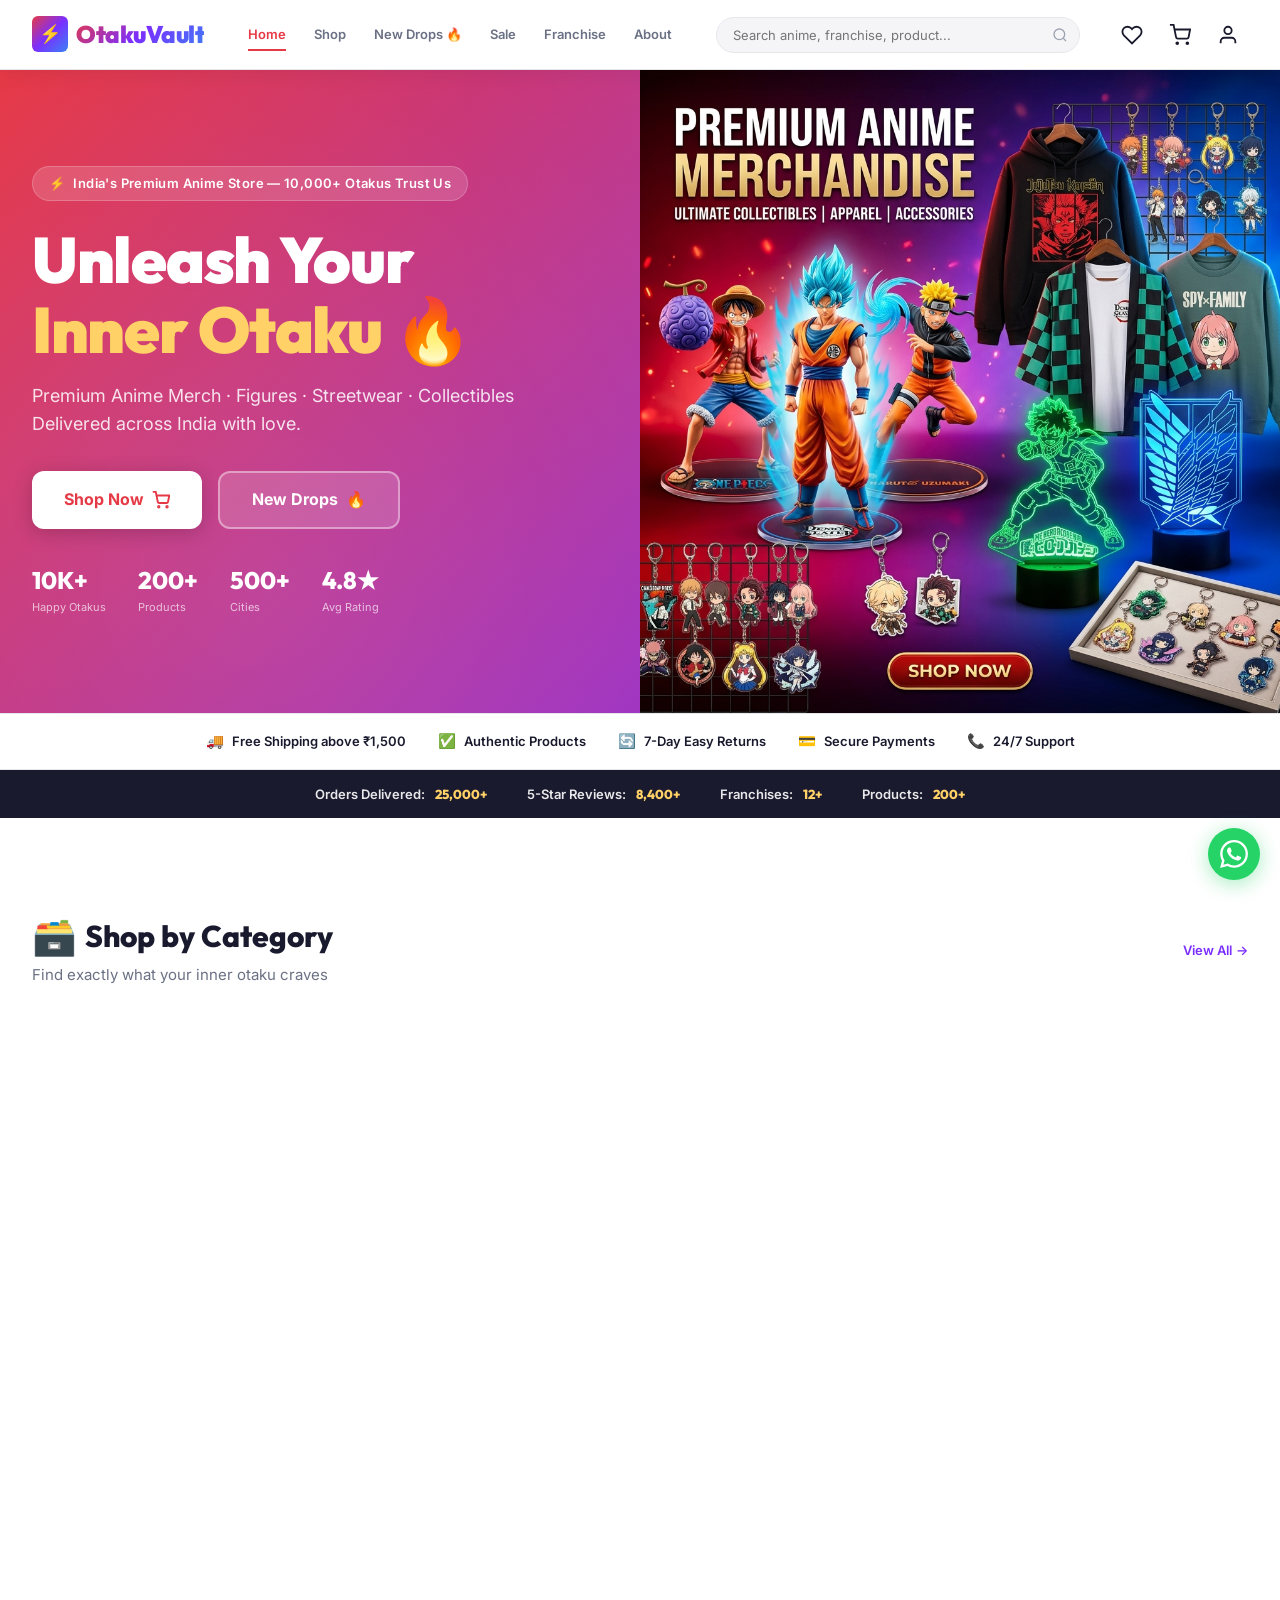
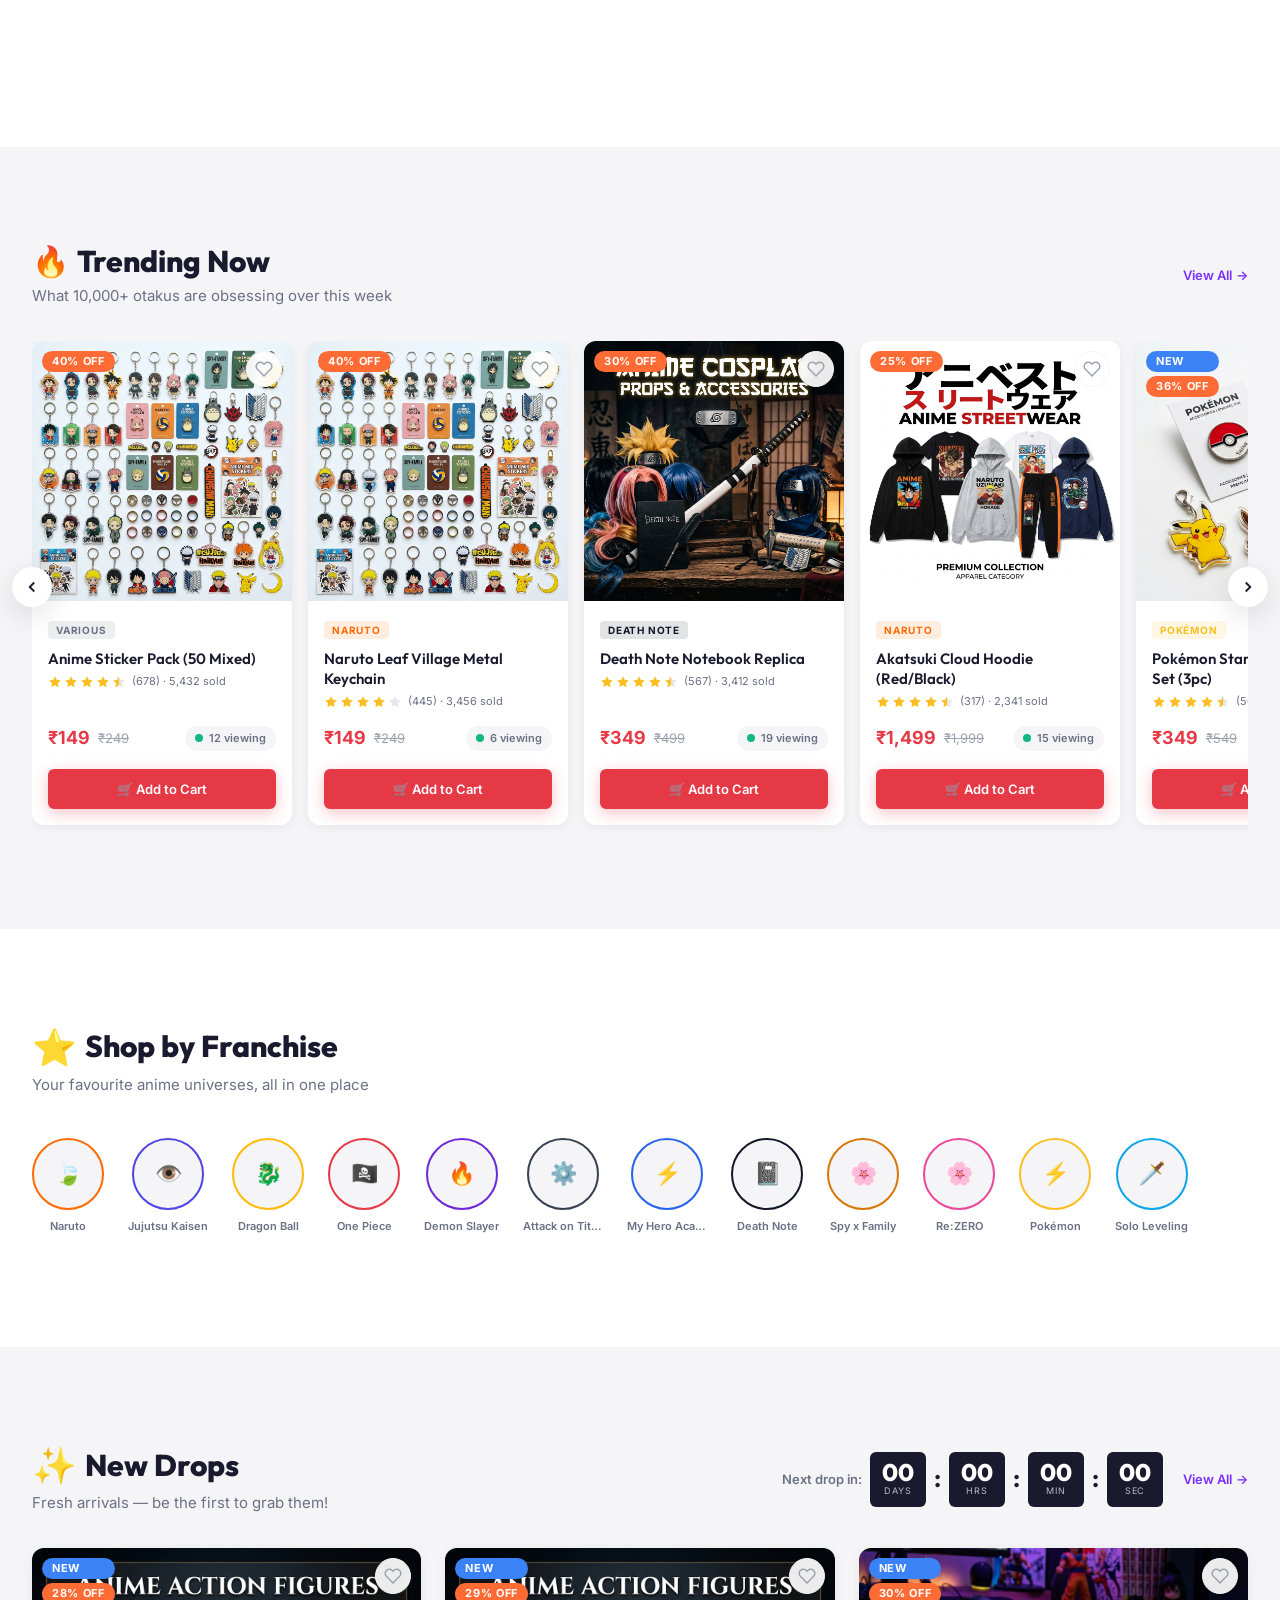
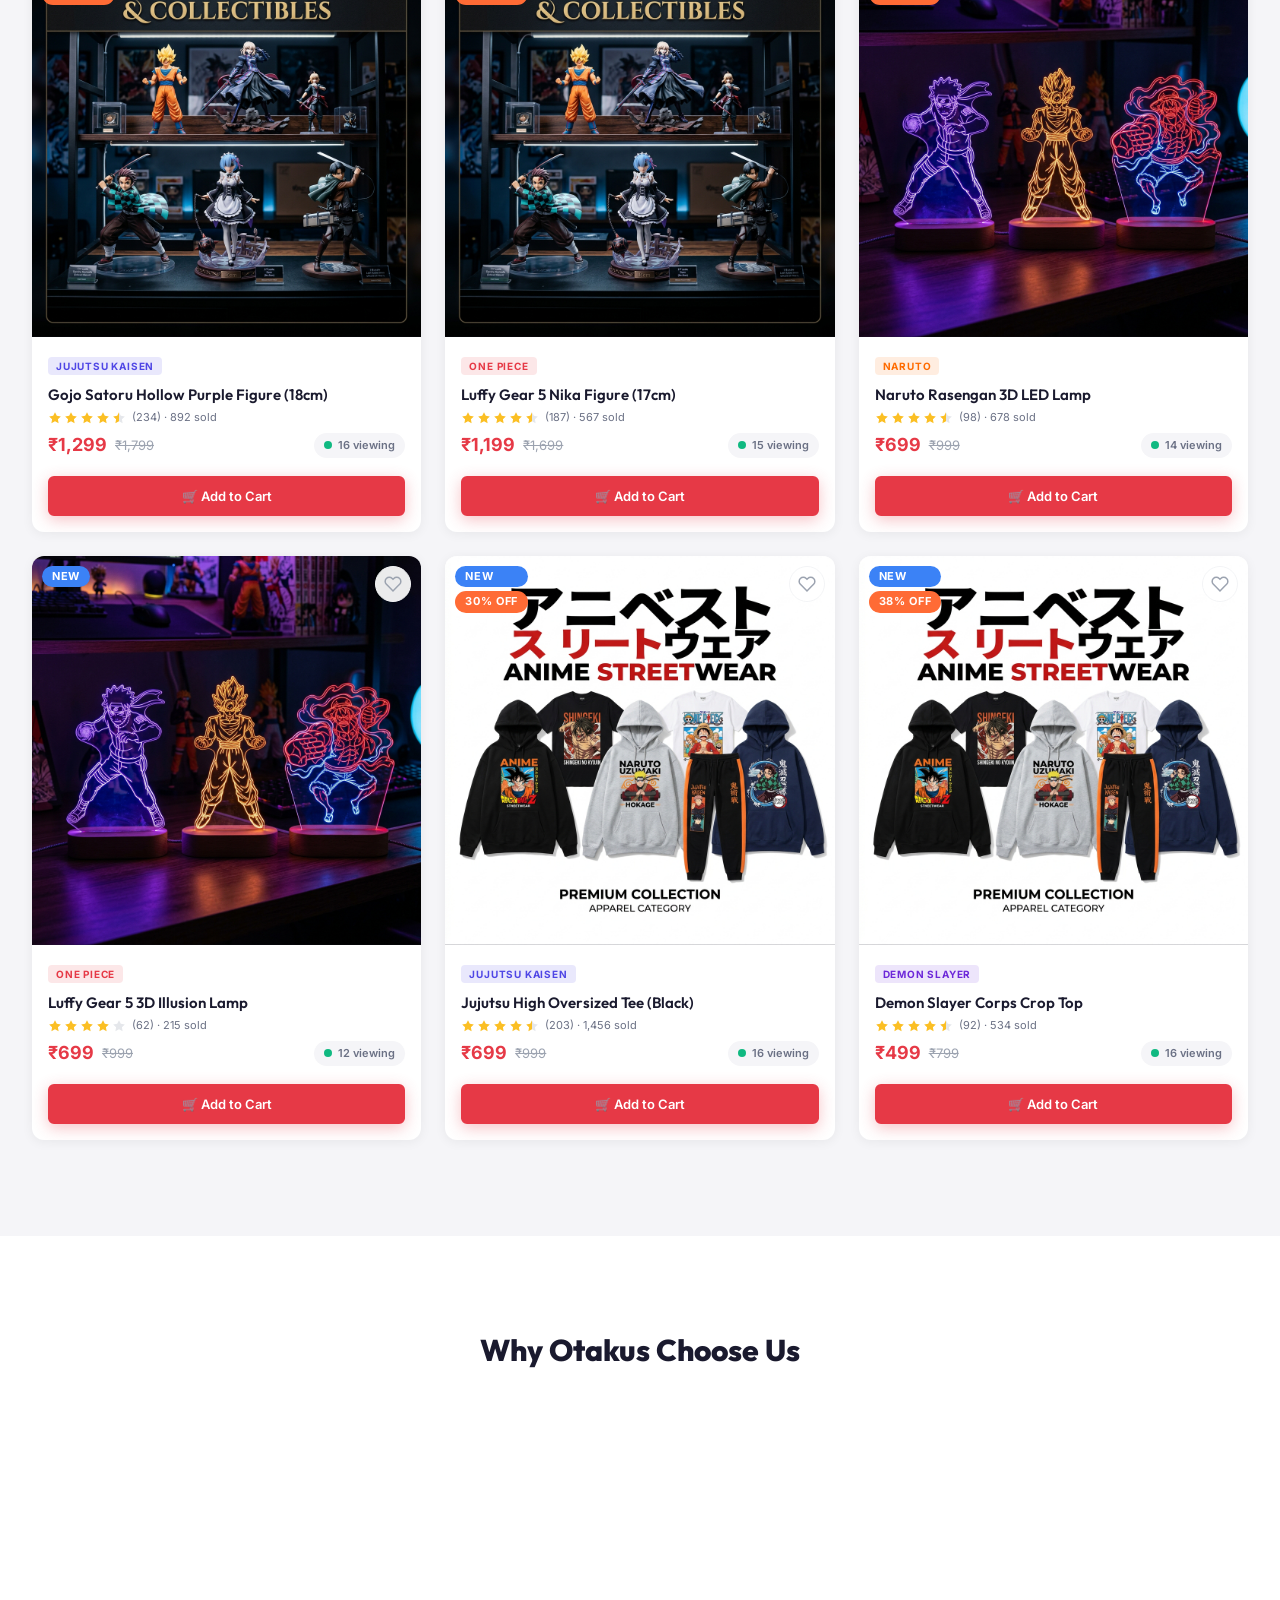
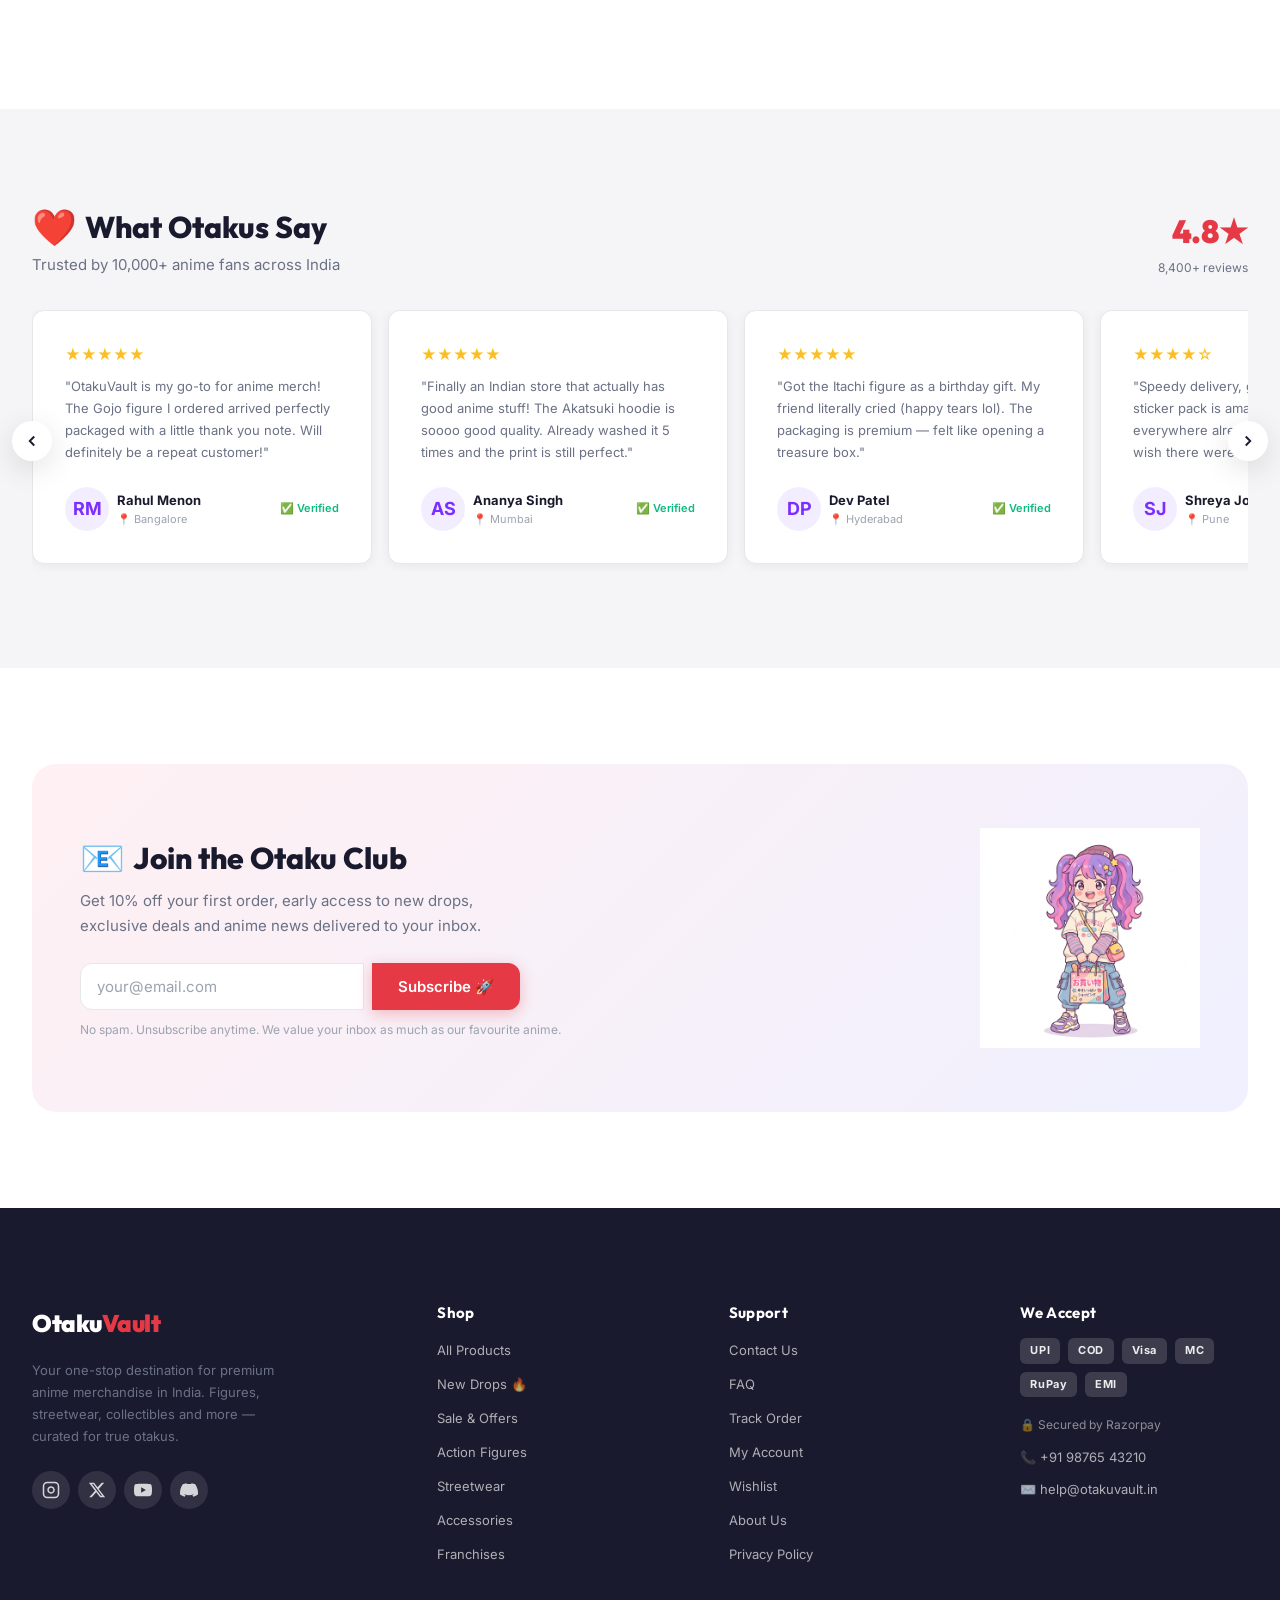
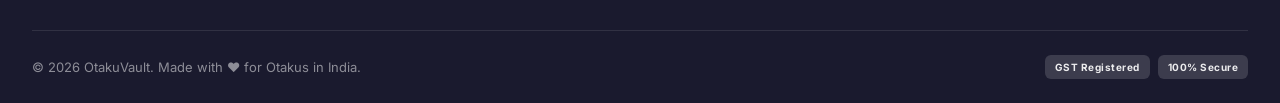
<file: index.html>
<!DOCTYPE html>
<html lang="en">
<head>
  <meta charset="UTF-8">
  <meta name="viewport" content="width=device-width, initial-scale=1.0">
  <meta name="description" content="OtakuVault — India's premium anime merchandise store. Shop action figures, streetwear, LED lamps, keychains and more from 12+ franchises. Free shipping above ₹1,500.">
  <meta property="og:title" content="OtakuVault — Your Anime Collection Starts Here">
  <meta property="og:description" content="Premium anime merch, figures, streetwear & collectibles. Trusted by 10,000+ otakus across India.">
  <meta property="og:type" content="website">
  <title>OtakuVault — Your Anime Collection Starts Here</title>
  <link rel="icon" href="data:image/svg+xml,<svg xmlns='http://www.w3.org/2000/svg' viewBox='0 0 100 100'><text y='.9em' font-size='90'>⚡</text></svg>">
  <link rel="stylesheet" href="styles/main.css">
  <link rel="stylesheet" href="styles/animations.css">
  <link rel="stylesheet" href="styles/components.css">
  <link rel="stylesheet" href="styles/layout.css">
  <style>
    /* ── Home-specific styles ── */
    .stats-bar {
      display: flex;
      align-items: center;
      justify-content: center;
      gap: 40px;
      background: var(--text-primary);
      padding: 14px var(--space-xl);
      flex-wrap: wrap;
    }
    .stat-item {
      display: flex;
      align-items: center;
      gap: 10px;
      color: rgba(255,255,255,0.9);
      font-size: var(--text-sm);
      font-weight: 600;
    }
    .stat-item .num {
      font-family: var(--font-heading);
      font-weight: 800;
      color: #FFD166;
    }

    /* New Drops Grid */
    .new-drops-grid {
      display: grid;
      grid-template-columns: repeat(3, 1fr);
      gap: var(--space-lg);
    }
    @media (max-width: 768px) { .new-drops-grid { grid-template-columns: repeat(2, 1fr); } }
    @media (max-width: 400px) { .new-drops-grid { grid-template-columns: 1fr; } }

    /* Newsletter */
    .newsletter-section {
      background: var(--gradient-subtle);
      border-radius: var(--radius-xl);
      padding: var(--space-3xl) var(--space-2xl);
      display: grid;
      grid-template-columns: 1fr auto;
      align-items: center;
      gap: var(--space-2xl);
    }
    @media (max-width: 768px) {
      .newsletter-section { grid-template-columns: 1fr; text-align: center; }
      .newsletter-section .newsletter-form { max-width: 100%; }
    }

    /* Franchise Circles */
    .franchise-circles-section { overflow: hidden; }

    /* Features Section */
    .features-grid {
      display: grid;
      grid-template-columns: repeat(4, 1fr);
      gap: var(--space-lg);
    }
    .feature-card {
      text-align: center;
      padding: var(--space-xl) var(--space-md);
      background: var(--bg-card);
      border-radius: var(--radius-md);
      border: 1.5px solid var(--border-color);
      transition: all var(--transition-base);
    }
    .feature-card:hover { border-color: var(--accent-red); box-shadow: var(--shadow-hover); transform: translateY(-2px); }
    .feature-icon { font-size: 2.5rem; margin-bottom: var(--space-md); display: block; }
    .feature-title { font-family: var(--font-heading); font-weight: 700; margin-bottom: var(--space-xs); font-size: var(--text-md); }
    .feature-desc { font-size: var(--text-sm); color: var(--text-secondary); }
    @media (max-width: 768px) { .features-grid { grid-template-columns: repeat(2, 1fr); } }
    @media (max-width: 400px) { .features-grid { grid-template-columns: 1fr; } }
  </style>
</head>
<body class="page-wrapper">

<!-- ═══ NAVBAR ═══ -->
<nav class="navbar" role="navigation" aria-label="Main navigation">
  <div class="navbar__inner">
    <a href="index.html" class="navbar__logo" aria-label="OtakuVault Home">
      <div class="navbar__logo-icon" aria-hidden="true">⚡</div>
      <span class="navbar__logo-text">OtakuVault</span>
    </a>
    <nav class="navbar__links" aria-label="Site pages">
      <a href="index.html"     class="navbar__link active">Home</a>
      <a href="shop.html"      class="navbar__link">Shop</a>
      <a href="new-drops.html" class="navbar__link">New Drops 🔥</a>
      <a href="sale.html"      class="navbar__link">Sale</a>
      <a href="franchise.html" class="navbar__link">Franchise</a>
      <a href="about.html"     class="navbar__link">About</a>
    </nav>
    <div class="navbar__search" role="search">
      <input id="navbar-search" class="navbar__search-input" type="search" placeholder="Search anime, franchise, product..." autocomplete="off" aria-label="Search products">
      <svg class="navbar__search-icon" viewBox="0 0 24 24" fill="none" stroke="currentColor" stroke-width="2"><circle cx="11" cy="11" r="8"/><line x1="21" y1="21" x2="16.65" y2="16.65"/></svg>
      <div id="search-dropdown" class="search-dropdown"></div>
    </div>
    <div class="navbar__actions">
      <a href="wishlist.html" class="nav-icon-btn" aria-label="Wishlist">
        <svg viewBox="0 0 24 24" fill="none" stroke="currentColor" stroke-width="2" width="22" height="22"><path d="M20.84 4.61a5.5 5.5 0 0 0-7.78 0L12 5.67l-1.06-1.06a5.5 5.5 0 0 0-7.78 7.78l1.06 1.06L12 21.23l7.78-7.78 1.06-1.06a5.5 5.5 0 0 0 0-7.78z"/></svg>
        <span class="nav-badge" data-wishlist-badge style="display:none">0</span>
      </a>
      <a href="cart.html" class="nav-icon-btn" aria-label="Cart">
        <svg viewBox="0 0 24 24" fill="none" stroke="currentColor" stroke-width="2" width="22" height="22"><circle cx="9" cy="21" r="1"/><circle cx="20" cy="21" r="1"/><path d="M1 1h4l2.68 13.39a2 2 0 0 0 2 1.61h9.72a2 2 0 0 0 2-1.61L23 6H6"/></svg>
        <span class="nav-badge" data-cart-badge style="display:none">0</span>
      </a>
      <a href="account.html" class="nav-icon-btn" aria-label="Account">
        <svg viewBox="0 0 24 24" fill="none" stroke="currentColor" stroke-width="2" width="22" height="22"><path d="M20 21v-2a4 4 0 0 0-4-4H8a4 4 0 0 0-4 4v2"/><circle cx="12" cy="7" r="4"/></svg>
      </a>
      <button class="hamburger" id="hamburger" aria-label="Open menu" aria-expanded="false"><span></span><span></span><span></span></button>
    </div>
  </div>
</nav>

<div class="mobile-menu__overlay" id="mobile-menu-overlay"></div>
<aside class="mobile-menu" id="mobile-menu" role="dialog" aria-modal="true" aria-label="Navigation menu">
  <div class="mobile-menu__header">
    <div class="navbar__logo"><div class="navbar__logo-icon">⚡</div><span class="navbar__logo-text">OtakuVault</span></div>
    <button class="mobile-menu__close" id="mobile-menu-close" aria-label="Close menu"><svg width="18" height="18" viewBox="0 0 24 24" fill="none" stroke="currentColor" stroke-width="2.5"><line x1="18" y1="6" x2="6" y2="18"/><line x1="6" y1="6" x2="18" y2="18"/></svg></button>
  </div>
  <nav class="mobile-menu__nav">
    <a href="index.html"     class="mobile-menu__link">🏠 Home</a>
    <a href="shop.html"      class="mobile-menu__link">🛍️ Shop All</a>
    <a href="new-drops.html" class="mobile-menu__link">🔥 New Drops</a>
    <a href="sale.html"      class="mobile-menu__link">💥 Sale & Offers</a>
    <a href="franchise.html" class="mobile-menu__link">⭐ Franchises</a>
    <a href="wishlist.html"  class="mobile-menu__link">❤️ Wishlist</a>
    <a href="tracking.html"  class="mobile-menu__link">📦 Track Order</a>
    <a href="contact.html"   class="mobile-menu__link">💬 Contact Us</a>
  </nav>
</aside>

<main class="page-main">
  <!-- ════════ HERO ════════ -->
  <section class="hero" aria-label="Hero banner">
    <div class="hero__bg hero-gradient-anim"></div>
    <div class="hero__bg-pattern"></div>
    <div class="hero__image-wrap" aria-hidden="true">
      <img src="assets/images/hero_banner.png" alt="" class="hero__image" loading="eager">
    </div>
    <div class="container" style="position:relative;z-index:2;width:100%">
      <div class="hero__content animate-fadeInUp">
        <div class="hero__eyebrow">
          <span style="color:#FFD166">⚡</span>
          India's Premium Anime Store — 10,000+ Otakus Trust Us
        </div>
        <h1 class="hero__title">
          Unleash Your<br>
          <span class="highlight">Inner Otaku</span> 🔥
        </h1>
        <p class="hero__subtitle">Premium Anime Merch · Figures · Streetwear · Collectibles<br>Delivered across India with love.</p>
        <div class="hero__actions">
          <a href="shop.html" class="hero__btn-primary" id="hero-shop-btn">
            Shop Now
            <svg viewBox="0 0 24 24" fill="none" stroke="currentColor" stroke-width="2.5" width="18" height="18"><circle cx="9" cy="21" r="1"/><circle cx="20" cy="21" r="1"/><path d="M1 1h4l2.68 13.39a2 2 0 0 0 2 1.61h9.72a2 2 0 0 0 2-1.61L23 6H6"/></svg>
          </a>
          <a href="new-drops.html" class="hero__btn-secondary" id="hero-drops-btn">
            New Drops <span class="icon-flame">🔥</span>
          </a>
        </div>
        <div class="hero__stats">
          <div class="hero__stat">
            <div class="hero__stat-num">10K+</div>
            <div class="hero__stat-label">Happy Otakus</div>
          </div>
          <div class="hero__stat">
            <div class="hero__stat-num">200+</div>
            <div class="hero__stat-label">Products</div>
          </div>
          <div class="hero__stat">
            <div class="hero__stat-num">500+</div>
            <div class="hero__stat-label">Cities</div>
          </div>
          <div class="hero__stat">
            <div class="hero__stat-num">4.8★</div>
            <div class="hero__stat-label">Avg Rating</div>
          </div>
        </div>
      </div>
    </div>
  </section>

  <!-- ════════ TRUST BAR ════════ -->
  <div class="trust-bar" role="region" aria-label="Trust indicators">
    <div class="trust-item"><span class="trust-icon">🚚</span>Free Shipping above ₹1,500</div>
    <div class="trust-item"><span class="trust-icon">✅</span>Authentic Products</div>
    <div class="trust-item"><span class="trust-icon">🔄</span>7-Day Easy Returns</div>
    <div class="trust-item"><span class="trust-icon">💳</span>Secure Payments</div>
    <div class="trust-item"><span class="trust-icon">📞</span>24/7 Support</div>
  </div>

  <!-- ════════ STATS BAR ════════ -->
  <div class="stats-bar" role="region" aria-label="Store statistics">
    <div class="stat-item">Orders Delivered: <span class="num">25,000+</span></div>
    <div class="stat-item">5-Star Reviews: <span class="num">8,400+</span></div>
    <div class="stat-item">Franchises: <span class="num">12+</span></div>
    <div class="stat-item">Products: <span class="num">200+</span></div>
  </div>

  <!-- ════════ CATEGORIES BENTO GRID ════════ -->
  <section class="section" aria-labelledby="categories-heading">
    <div class="container">
      <div class="section-header">
        <div>
          <h2 class="section-title" id="categories-heading"><span class="emoji">🗃️</span>Shop by Category</h2>
          <p class="section-subtitle">Find exactly what your inner otaku craves</p>
        </div>
        <a href="shop.html" class="view-all-link">View All</a>
      </div>
      <div class="bento-grid reveal">
        <a href="shop.html?category=apparel" class="bento-item" aria-label="Shop Streetwear">
          <img src="assets/images/category_apparel.png" alt="Anime streetwear" class="bento-img" loading="lazy">
          <div class="bento-overlay">
            <div class="bento-label">Streetwear<br>& Apparel</div>
            <div class="bento-count">Oversized tees, hoodies & more</div>
          </div>
          <div class="bento-arrow">→</div>
        </a>
        <a href="shop.html?category=figures" class="bento-item" aria-label="Shop Action Figures">
          <img src="assets/images/category_figures.png" alt="Anime action figures" class="bento-img" loading="lazy">
          <div class="bento-overlay">
            <div class="bento-label">Action Figures<br>& Collectibles</div>
            <div class="bento-count">Premium collector pieces</div>
          </div>
          <div class="bento-arrow">→</div>
        </a>
        <a href="shop.html?category=lamps" class="bento-item" aria-label="Shop LED Lamps">
          <img src="assets/images/category_lamps.png" alt="Anime LED lamps" class="bento-img" loading="lazy">
          <div class="bento-overlay">
            <div class="bento-label">LED Lamps<br>& Lights</div>
            <div class="bento-count">Light up your battlestation</div>
          </div>
          <div class="bento-arrow">→</div>
        </a>
        <a href="shop.html?category=accessories" class="bento-item" aria-label="Shop Accessories">
          <img src="assets/images/category_accessories.png" alt="Anime accessories" class="bento-img" loading="lazy">
          <div class="bento-overlay">
            <div class="bento-label">Keychains<br>& Accessories</div>
            <div class="bento-count">Small but mighty</div>
          </div>
          <div class="bento-arrow">→</div>
        </a>
        <a href="shop.html?category=cosplay" class="bento-item" aria-label="Shop Cosplay">
          <img src="assets/images/category_cosplay.png" alt="Cosplay and props" class="bento-img" loading="lazy">
          <div class="bento-overlay">
            <div class="bento-label">Cosplay<br>& Props</div>
            <div class="bento-count">Live the character</div>
          </div>
          <div class="bento-arrow">→</div>
        </a>
        <a href="shop.html?category=wallart" class="bento-item" aria-label="Shop Wall Art">
          <img src="assets/images/category_wallart.png" alt="Anime wall art" class="bento-img" loading="lazy">
          <div class="bento-overlay">
            <div class="bento-label">Wall Art<br>& Posters</div>
            <div class="bento-count">Transform your space</div>
          </div>
          <div class="bento-arrow">→</div>
        </a>
      </div>
    </div>
  </section>

  <!-- ════════ TRENDING NOW ════════ -->
  <section class="section section-alt" aria-labelledby="trending-heading">
    <div class="container">
      <div class="section-header">
        <div>
          <h2 class="section-title" id="trending-heading"><span class="icon-flame">🔥</span>Trending Now</h2>
          <p class="section-subtitle">What 10,000+ otakus are obsessing over this week</p>
        </div>
        <a href="shop.html?sort=trending" class="view-all-link">View All</a>
      </div>
      <div class="carousel-wrap">
        <button class="carousel-btn carousel-btn-prev" id="trending-prev" aria-label="Previous">
          <svg viewBox="0 0 24 24" fill="none" stroke="currentColor" stroke-width="2.5" width="18" height="18"><polyline points="15 18 9 12 15 6"/></svg>
        </button>
        <div class="carousel-scroll" id="trending-carousel" role="list" aria-label="Trending products">
          <!-- Populated by home.js -->
        </div>
        <button class="carousel-btn carousel-btn-next" id="trending-next" aria-label="Next">
          <svg viewBox="0 0 24 24" fill="none" stroke="currentColor" stroke-width="2.5" width="18" height="18"><polyline points="9 18 15 12 9 6"/></svg>
        </button>
      </div>
    </div>
  </section>

  <!-- ════════ SHOP BY FRANCHISE ════════ -->
  <section class="section" aria-labelledby="franchise-heading">
    <div class="container">
      <div class="section-header">
        <div>
          <h2 class="section-title" id="franchise-heading"><span class="emoji">⭐</span>Shop by Franchise</h2>
          <p class="section-subtitle">Your favourite anime universes, all in one place</p>
        </div>
      </div>
      <div class="franchise-scroll" id="franchise-logos" role="list" aria-label="Anime franchises">
        <!-- Populated by home.js -->
      </div>
    </div>
  </section>

  <!-- ════════ NEW DROPS ════════ -->
  <section class="section section-alt" aria-labelledby="new-drops-heading">
    <div class="container">
      <div class="section-header">
        <div>
          <h2 class="section-title" id="new-drops-heading"><span class="emoji">✨</span>New Drops</h2>
          <p class="section-subtitle">Fresh arrivals — be the first to grab them!</p>
        </div>
        <div style="display:flex;align-items:center;gap:20px;flex-wrap:wrap">
          <!-- Countdown -->
          <div style="display:flex;align-items:center;gap:8px">
            <span style="font-size:13px;font-weight:600;color:var(--text-secondary)">Next drop in:</span>
            <div class="countdown">
              <div class="countdown-unit"><span class="countdown-num" id="cd-days">00</span><span class="countdown-label">Days</span></div>
              <span class="countdown-sep">:</span>
              <div class="countdown-unit"><span class="countdown-num" id="cd-hours">00</span><span class="countdown-label">Hrs</span></div>
              <span class="countdown-sep">:</span>
              <div class="countdown-unit"><span class="countdown-num" id="cd-mins">00</span><span class="countdown-label">Min</span></div>
              <span class="countdown-sep">:</span>
              <div class="countdown-unit"><span class="countdown-num" id="cd-secs">00</span><span class="countdown-label">Sec</span></div>
            </div>
          </div>
          <a href="new-drops.html" class="view-all-link">View All</a>
        </div>
      </div>
      <div class="new-drops-grid" id="new-drops-grid" role="list" aria-label="New products">
        <!-- Populated by home.js -->
      </div>
    </div>
  </section>

  <!-- ════════ FEATURES ════════ -->
  <section class="section" aria-labelledby="features-heading">
    <div class="container">
      <h2 class="section-title" id="features-heading" style="text-align:center;justify-content:center;margin-bottom:var(--space-xl)">Why Otakus Choose Us</h2>
      <div class="features-grid">
        <div class="feature-card reveal reveal-delay-1">
          <span class="feature-icon">🚚</span>
          <h3 class="feature-title">Fast Delivery</h3>
          <p class="feature-desc">2-5 day shipping across India. Free above ₹1,500. COD available.</p>
        </div>
        <div class="feature-card reveal reveal-delay-2">
          <span class="feature-icon">✅</span>
          <h3 class="feature-title">Authentic Quality</h3>
          <p class="feature-desc">Premium products, quality-checked. What you see is what you get.</p>
        </div>
        <div class="feature-card reveal reveal-delay-3">
          <span class="feature-icon">🔄</span>
          <h3 class="feature-title">Easy Returns</h3>
          <p class="feature-desc">7-day hassle-free return policy. No questions asked.</p>
        </div>
        <div class="feature-card reveal reveal-delay-4">
          <span class="feature-icon">💳</span>
          <h3 class="feature-title">Secure Payment</h3>
          <p class="feature-desc">UPI, cards, net banking, COD. Powered by Razorpay encryption.</p>
        </div>
      </div>
    </div>
  </section>

  <!-- ════════ TESTIMONIALS ════════ -->
  <section class="section section-alt" aria-labelledby="testimonials-heading">
    <div class="container">
      <div class="section-header">
        <div>
          <h2 class="section-title" id="testimonials-heading"><span class="emoji">❤️</span>What Otakus Say</h2>
          <p class="section-subtitle">Trusted by 10,000+ anime fans across India</p>
        </div>
        <div style="display:flex;align-items:center;gap:16px">
          <div style="text-align:right">
            <div style="font-family:var(--font-heading);font-size:2rem;font-weight:900;color:var(--accent-red)">4.8★</div>
            <div style="font-size:12px;color:var(--text-secondary)">8,400+ reviews</div>
          </div>
        </div>
      </div>
      <div class="carousel-wrap">
        <button class="carousel-btn carousel-btn-prev" id="testimonials-prev" aria-label="Previous testimonial">
          <svg viewBox="0 0 24 24" fill="none" stroke="currentColor" stroke-width="2.5" width="18" height="18"><polyline points="15 18 9 12 15 6"/></svg>
        </button>
        <div class="carousel-scroll" id="testimonials-carousel" role="list" aria-label="Customer testimonials"></div>
        <button class="carousel-btn carousel-btn-next" id="testimonials-next" aria-label="Next testimonial">
          <svg viewBox="0 0 24 24" fill="none" stroke="currentColor" stroke-width="2.5" width="18" height="18"><polyline points="9 18 15 12 9 6"/></svg>
        </button>
      </div>
    </div>
  </section>

  <!-- ════════ RECENTLY VIEWED ════════ -->
  <section class="section" id="recently-viewed-section" aria-labelledby="recently-heading" style="display:none">
    <div class="container">
      <div class="section-header">
        <div>
          <h2 class="section-title" id="recently-heading"><span class="emoji">🕐</span>Recently Viewed</h2>
          <p class="section-subtitle">Pick up where you left off</p>
        </div>
        <a href="shop.html" class="view-all-link">Explore More</a>
      </div>
      <div class="carousel-wrap">
        <button class="carousel-btn carousel-btn-prev" id="recent-prev" aria-label="Previous">
          <svg viewBox="0 0 24 24" fill="none" stroke="currentColor" stroke-width="2.5" width="18" height="18"><polyline points="15 18 9 12 15 6"/></svg>
        </button>
        <div class="carousel-scroll" id="recently-viewed-carousel" role="list" aria-label="Recently viewed products"></div>
        <button class="carousel-btn carousel-btn-next" id="recent-next" aria-label="Next">
          <svg viewBox="0 0 24 24" fill="none" stroke="currentColor" stroke-width="2.5" width="18" height="18"><polyline points="9 18 15 12 9 6"/></svg>
        </button>
      </div>
    </div>
  </section>

  <!-- ════════ NEWSLETTER ════════ -->
  <section class="section" aria-labelledby="newsletter-heading">
    <div class="container">
      <div class="newsletter-section">
        <div>
          <h2 class="section-title" id="newsletter-heading" style="margin-bottom:8px"><span class="emoji">📧</span>Join the Otaku Club</h2>
          <p style="color:var(--text-secondary);margin-bottom:var(--space-lg);max-width:440px">Get 10% off your first order, early access to new drops, exclusive deals and anime news delivered to your inbox.</p>
          <form class="newsletter-form" id="newsletter-form" novalidate aria-label="Newsletter signup">
            <input type="email" class="form-input" placeholder="your@email.com" required aria-label="Email address">
            <button type="submit" class="btn btn-primary">Subscribe 🚀</button>
          </form>
          <p style="font-size:12px;color:var(--text-tertiary);margin-top:10px">No spam. Unsubscribe anytime. We value your inbox as much as our favourite anime.</p>
        </div>
        <div style="text-align:center" aria-hidden="true">
          <img src="assets/images/newsletter_character.png" alt="" style="width:220px;object-fit:contain;animation:float 3s ease-in-out infinite" loading="lazy">
        </div>
      </div>
    </div>
  </section>
</main>

<!-- ════════ FOOTER ════════ -->
<footer class="footer" role="contentinfo">
  <div class="container">
    <div class="footer__grid">
      <div class="footer__brand">
        <div class="footer__brand-logo">Otaku<span>Vault</span></div>
        <p class="footer__brand-desc">Your one-stop destination for premium anime merchandise in India. Figures, streetwear, collectibles and more — curated for true otakus.</p>
        <div class="footer__social">
          <a href="#" class="footer__social-link" aria-label="Instagram"><svg viewBox="0 0 24 24" fill="none" stroke="currentColor" stroke-width="2" width="18" height="18"><rect x="2" y="2" width="20" height="20" rx="5" ry="5"/><path d="M16 11.37A4 4 0 1 1 12.63 8 4 4 0 0 1 16 11.37z"/><line x1="17.5" y1="6.5" x2="17.51" y2="6.5"/></svg></a>
          <a href="#" class="footer__social-link" aria-label="Twitter/X"><svg viewBox="0 0 24 24" fill="currentColor" width="18" height="18"><path d="M18.244 2.25h3.308l-7.227 8.26 8.502 11.24H16.17l-5.214-6.817L4.99 21.75H1.68l7.73-8.835L1.254 2.25H8.08l4.713 6.231zm-1.161 17.52h1.833L7.084 4.126H5.117z"/></svg></a>
          <a href="#" class="footer__social-link" aria-label="YouTube"><svg viewBox="0 0 24 24" fill="currentColor" width="18" height="18"><path d="M23.498 6.186a3.016 3.016 0 0 0-2.122-2.136C19.505 3.545 12 3.545 12 3.545s-7.505 0-9.377.505A3.017 3.017 0 0 0 .502 6.186C0 8.07 0 12 0 12s0 3.93.502 5.814a3.016 3.016 0 0 0 2.122 2.136c1.871.505 9.376.505 9.376.505s7.505 0 9.377-.505a3.015 3.015 0 0 0 2.122-2.136C24 15.93 24 12 24 12s0-3.93-.502-5.814zM9.545 15.568V8.432L15.818 12l-6.273 3.568z"/></svg></a>
          <a href="#" class="footer__social-link" aria-label="Discord"><svg viewBox="0 0 24 24" fill="currentColor" width="18" height="18"><path d="M20.317 4.37a19.791 19.791 0 0 0-4.885-1.515.074.074 0 0 0-.079.037c-.21.375-.444.864-.608 1.25a18.27 18.27 0 0 0-5.487 0 12.64 12.64 0 0 0-.617-1.25.077.077 0 0 0-.079-.037A19.736 19.736 0 0 0 3.677 4.37a.07.07 0 0 0-.032.027C.533 9.046-.32 13.58.099 18.057.1 18.085.118 18.11.137 18.131a19.942 19.942 0 0 0 5.993 3.03.078.078 0 0 0 .084-.028c.462-.63.874-1.295 1.226-1.994a.076.076 0 0 0-.041-.106 13.107 13.107 0 0 1-1.872-.892.077.077 0 0 1-.008-.128 10.2 10.2 0 0 0 .372-.292.074.074 0 0 1 .077-.01c3.928 1.793 8.18 1.793 12.062 0a.074.074 0 0 1 .078.01c.12.098.246.198.373.292a.077.077 0 0 1-.006.127 12.299 12.299 0 0 1-1.873.892.077.077 0 0 0-.041.107c.36.698.772 1.362 1.225 1.993a.076.076 0 0 0 .084.028 19.839 19.839 0 0 0 6.002-3.03.077.077 0 0 0 .032-.054c.5-5.177-.838-9.674-3.549-13.66a.061.061 0 0 0-.031-.03z"/></svg></a>
        </div>
      </div>
      <div>
        <h3 class="footer__col-title">Shop</h3>
        <ul class="footer__links">
          <li><a href="shop.html" class="footer__link">All Products</a></li>
          <li><a href="new-drops.html" class="footer__link">New Drops 🔥</a></li>
          <li><a href="sale.html" class="footer__link">Sale & Offers</a></li>
          <li><a href="shop.html?category=figures" class="footer__link">Action Figures</a></li>
          <li><a href="shop.html?category=apparel" class="footer__link">Streetwear</a></li>
          <li><a href="shop.html?category=accessories" class="footer__link">Accessories</a></li>
          <li><a href="franchise.html" class="footer__link">Franchises</a></li>
        </ul>
      </div>
      <div>
        <h3 class="footer__col-title">Support</h3>
        <ul class="footer__links">
          <li><a href="contact.html" class="footer__link">Contact Us</a></li>
          <li><a href="faq.html" class="footer__link">FAQ</a></li>
          <li><a href="tracking.html" class="footer__link">Track Order</a></li>
          <li><a href="account.html" class="footer__link">My Account</a></li>
          <li><a href="wishlist.html" class="footer__link">Wishlist</a></li>
          <li><a href="about.html" class="footer__link">About Us</a></li>
          <li><a href="#" class="footer__link">Privacy Policy</a></li>
        </ul>
      </div>
      <div>
        <h3 class="footer__col-title">We Accept</h3>
        <div style="display:flex;flex-direction:column;gap:10px">
          <div style="display:flex;flex-wrap:wrap;gap:8px">
            <span class="footer__payment-badge">UPI</span>
            <span class="footer__payment-badge">COD</span>
            <span class="footer__payment-badge">Visa</span>
            <span class="footer__payment-badge">MC</span>
            <span class="footer__payment-badge">RuPay</span>
            <span class="footer__payment-badge">EMI</span>
          </div>
          <p style="font-size:12px;color:rgba(255,255,255,0.5);margin-top:8px">🔒 Secured by Razorpay</p>
          <p style="font-size:13px;color:rgba(255,255,255,0.65)">📞 +91 98765 43210</p>
          <p style="font-size:13px;color:rgba(255,255,255,0.65)">✉️ help@otakuvault.in</p>
        </div>
      </div>
    </div>
    <div class="footer__bottom">
      <p class="footer__copyright">© 2026 OtakuVault. Made with ❤️ for Otakus in India.</p>
      <div class="footer__payment">
        <span class="footer__payment-badge" style="font-size:10px">GST Registered</span>
        <span class="footer__payment-badge" style="font-size:10px">100% Secure</span>
      </div>
    </div>
  </div>
</footer>

<button class="back-to-top" id="back-to-top" aria-label="Back to top">
  <svg viewBox="0 0 24 24" fill="none" stroke="currentColor" stroke-width="2.5" width="20" height="20"><polyline points="18 15 12 9 6 15"/></svg>
</button>

<a href="https://wa.me/919876543210" class="whatsapp-float" aria-label="Chat on WhatsApp" target="_blank" rel="noopener">
  <svg viewBox="0 0 24 24" fill="currentColor" width="28" height="28"><path d="M17.472 14.382c-.297-.149-1.758-.867-2.03-.967-.273-.099-.471-.148-.67.15-.197.297-.767.966-.94 1.164-.173.199-.347.223-.644.075-.297-.15-1.255-.463-2.39-1.475-.883-.788-1.48-1.761-1.653-2.059-.173-.297-.018-.458.13-.606.134-.133.298-.347.446-.52.149-.174.198-.298.298-.497.099-.198.05-.371-.025-.52-.075-.149-.669-1.612-.916-2.207-.242-.579-.487-.5-.669-.51-.173-.008-.371-.01-.57-.01-.198 0-.52.074-.792.372-.272.297-1.04 1.016-1.04 2.479 0 1.462 1.065 2.875 1.213 3.074.149.198 2.096 3.2 5.077 4.487.709.306 1.262.489 1.694.625.712.227 1.36.195 1.871.118.571-.085 1.758-.719 2.006-1.413.248-.694.248-1.289.173-1.413-.074-.124-.272-.198-.57-.347m-5.421 7.403h-.004a9.87 9.87 0 0 1-5.031-1.378l-.361-.214-3.741.982.998-3.648-.235-.374a9.86 9.86 0 0 1-1.51-5.26c.001-5.45 4.436-9.884 9.888-9.884 2.64 0 5.122 1.03 6.988 2.898a9.825 9.825 0 0 1 2.893 6.994c-.003 5.45-4.437 9.884-9.885 9.884m8.413-18.297A11.815 11.815 0 0 0 12.05 0C5.495 0 .16 5.335.157 11.892c0 2.096.547 4.142 1.588 5.945L.057 24l6.305-1.654a11.882 11.882 0 0 0 5.683 1.448h.005c6.554 0 11.89-5.335 11.893-11.893a11.821 11.821 0 0 0-3.48-8.413Z"/></svg>
</a>

<nav class="bottom-nav" aria-label="Mobile bottom navigation">
  <div class="bottom-nav__inner">
    <a href="index.html" class="bottom-nav__item active" aria-label="Home"><svg viewBox="0 0 24 24" fill="none" stroke="currentColor" stroke-width="2" width="22" height="22"><path d="M3 9l9-7 9 7v11a2 2 0 0 1-2 2H5a2 2 0 0 1-2-2z"/><polyline points="9 22 9 12 15 12 15 22"/></svg><span>Home</span></a>
    <a href="shop.html" class="bottom-nav__item" aria-label="Shop"><svg viewBox="0 0 24 24" fill="none" stroke="currentColor" stroke-width="2" width="22" height="22"><circle cx="9" cy="21" r="1"/><circle cx="20" cy="21" r="1"/><path d="M1 1h4l2.68 13.39a2 2 0 0 0 2 1.61h9.72a2 2 0 0 0 2-1.61L23 6H6"/></svg><span>Shop</span></a>
    <a href="cart.html" class="bottom-nav__item" aria-label="Cart"><svg viewBox="0 0 24 24" fill="none" stroke="currentColor" stroke-width="2" width="22" height="22"><path d="M6 2L3 6v14a2 2 0 0 0 2 2h14a2 2 0 0 0 2-2V6l-3-4z"/><line x1="3" y1="6" x2="21" y2="6"/></svg><span>Cart</span><span class="nav-badge" data-cart-badge style="display:none;top:0;right:20%">0</span></a>
    <a href="wishlist.html" class="bottom-nav__item" aria-label="Wishlist"><svg viewBox="0 0 24 24" fill="none" stroke="currentColor" stroke-width="2" width="22" height="22"><path d="M20.84 4.61a5.5 5.5 0 0 0-7.78 0L12 5.67l-1.06-1.06a5.5 5.5 0 0 0-7.78 7.78l1.06 1.06L12 21.23l7.78-7.78 1.06-1.06a5.5 5.5 0 0 0 0-7.78z"/></svg><span>Wishlist</span></a>
    <a href="account.html" class="bottom-nav__item" aria-label="Account"><svg viewBox="0 0 24 24" fill="none" stroke="currentColor" stroke-width="2" width="22" height="22"><path d="M20 21v-2a4 4 0 0 0-4-4H8a4 4 0 0 0-4 4v2"/><circle cx="12" cy="7" r="4"/></svg><span>Account</span></a>
  </div>
</nav>

<script src="js/data.js"></script>
<script src="js/core.js"></script>
<script src="js/ui.js"></script>
<script src="js/home.js"></script>
</body>
</html>
</file>
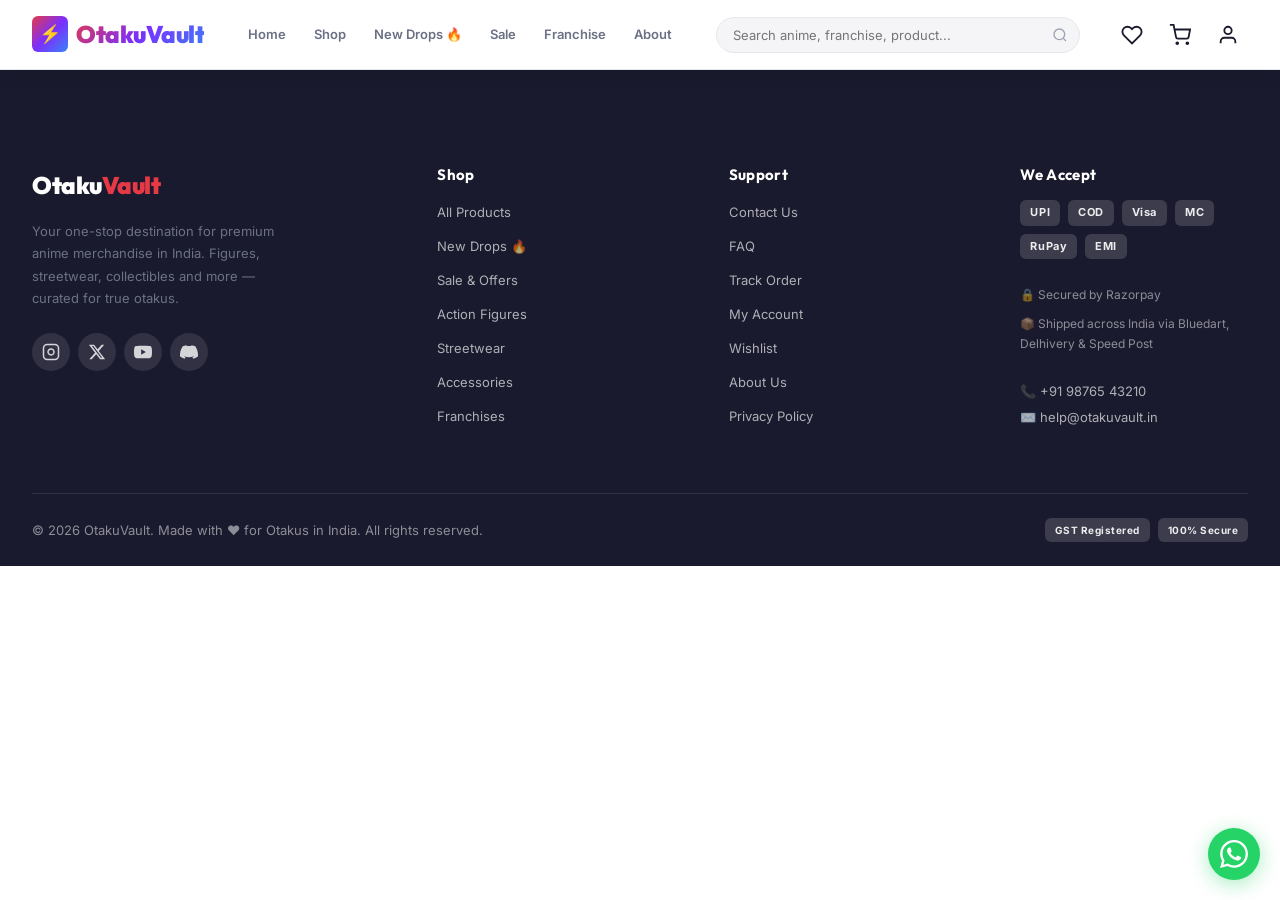
<file: _template.html>
<!DOCTYPE html>
<html lang="en">
<head>
  <meta charset="UTF-8">
  <meta name="viewport" content="width=device-width, initial-scale=1.0">
  <meta name="description" content="OtakuVault — Premium anime merchandise store in India. Shop action figures, streetwear, LED lamps, accessories and more from Naruto, JJK, One Piece and 12+ franchises.">
  <meta property="og:title" content="OtakuVault — Your Anime Collection Starts Here">
  <meta property="og:description" content="Premium anime merch, figures, streetwear & collectibles. Free shipping above ₹1,500.">
  <meta property="og:type" content="website">
  <title>OtakuVault — Your Anime Collection Starts Here</title>
  <link rel="icon" href="data:image/svg+xml,<svg xmlns='http://www.w3.org/2000/svg' viewBox='0 0 100 100'><text y='.9em' font-size='90'>⚡</text></svg>">
  <link rel="stylesheet" href="styles/main.css">
  <link rel="stylesheet" href="styles/animations.css">
  <link rel="stylesheet" href="styles/components.css">
  <link rel="stylesheet" href="styles/layout.css">
</head>
<body>

<!-- ═══ NAVBAR ═══ -->
<nav class="navbar" role="navigation" aria-label="Main navigation">
  <div class="navbar__inner">
    <a href="index.html" class="navbar__logo" aria-label="OtakuVault Home">
      <div class="navbar__logo-icon" aria-hidden="true">⚡</div>
      <span class="navbar__logo-text">OtakuVault</span>
    </a>

    <nav class="navbar__links" aria-label="Site pages">
      <a href="index.html"    class="navbar__link">Home</a>
      <a href="shop.html"     class="navbar__link">Shop</a>
      <a href="new-drops.html" class="navbar__link">New Drops 🔥</a>
      <a href="sale.html"     class="navbar__link">Sale</a>
      <a href="franchise.html" class="navbar__link">Franchise</a>
      <a href="about.html"    class="navbar__link">About</a>
    </nav>

    <div class="navbar__search" role="search">
      <input id="navbar-search" class="navbar__search-input" type="search" placeholder="Search anime, franchise, product..." autocomplete="off" aria-label="Search products">
      <svg class="navbar__search-icon" viewBox="0 0 24 24" fill="none" stroke="currentColor" stroke-width="2" aria-hidden="true">
        <circle cx="11" cy="11" r="8"/><line x1="21" y1="21" x2="16.65" y2="16.65"/>
      </svg>
      <div id="search-dropdown" class="search-dropdown" role="listbox" aria-label="Search results"></div>
    </div>

    <div class="navbar__actions">
      <a href="wishlist.html" class="nav-icon-btn" aria-label="Wishlist" title="Wishlist">
        <svg viewBox="0 0 24 24" fill="none" stroke="currentColor" stroke-width="2" aria-hidden="true">
          <path d="M20.84 4.61a5.5 5.5 0 0 0-7.78 0L12 5.67l-1.06-1.06a5.5 5.5 0 0 0-7.78 7.78l1.06 1.06L12 21.23l7.78-7.78 1.06-1.06a5.5 5.5 0 0 0 0-7.78z"/>
        </svg>
        <span class="nav-badge" data-wishlist-badge style="display:none">0</span>
      </a>
      <a href="cart.html" class="nav-icon-btn" aria-label="Shopping cart" title="Cart">
        <svg viewBox="0 0 24 24" fill="none" stroke="currentColor" stroke-width="2" aria-hidden="true">
          <circle cx="9" cy="21" r="1"/><circle cx="20" cy="21" r="1"/>
          <path d="M1 1h4l2.68 13.39a2 2 0 0 0 2 1.61h9.72a2 2 0 0 0 2-1.61L23 6H6"/>
        </svg>
        <span class="nav-badge" data-cart-badge style="display:none">0</span>
      </a>
      <a href="account.html" class="nav-icon-btn" aria-label="Account" title="My Account">
        <svg viewBox="0 0 24 24" fill="none" stroke="currentColor" stroke-width="2" aria-hidden="true">
          <path d="M20 21v-2a4 4 0 0 0-4-4H8a4 4 0 0 0-4 4v2"/>
          <circle cx="12" cy="7" r="4"/>
        </svg>
      </a>
      <button class="hamburger" id="hamburger" aria-label="Open menu" aria-expanded="false">
        <span></span><span></span><span></span>
      </button>
    </div>
  </div>
</nav>

<!-- Mobile Menu Overlay -->
<div class="mobile-menu__overlay" id="mobile-menu-overlay" aria-hidden="true"></div>

<!-- Mobile Menu Drawer -->
<aside class="mobile-menu" id="mobile-menu" role="dialog" aria-modal="true" aria-label="Navigation menu">
  <div class="mobile-menu__header">
    <div class="navbar__logo">
      <div class="navbar__logo-icon">⚡</div>
      <span class="navbar__logo-text">OtakuVault</span>
    </div>
    <button class="mobile-menu__close" id="mobile-menu-close" aria-label="Close menu">
      <svg width="18" height="18" viewBox="0 0 24 24" fill="none" stroke="currentColor" stroke-width="2.5">
        <line x1="18" y1="6" x2="6" y2="18"/><line x1="6" y1="6" x2="18" y2="18"/>
      </svg>
    </button>
  </div>
  <nav class="mobile-menu__nav" aria-label="Mobile navigation">
    <a href="index.html"     class="mobile-menu__link"><svg viewBox="0 0 24 24" fill="none" stroke="currentColor" stroke-width="2" width="20" height="20"><path d="M3 9l9-7 9 7v11a2 2 0 0 1-2 2H5a2 2 0 0 1-2-2z"/><polyline points="9 22 9 12 15 12 15 22"/></svg>Home</a>
    <a href="shop.html"      class="mobile-menu__link"><svg viewBox="0 0 24 24" fill="none" stroke="currentColor" stroke-width="2" width="20" height="20"><circle cx="9" cy="21" r="1"/><circle cx="20" cy="21" r="1"/><path d="M1 1h4l2.68 13.39a2 2 0 0 0 2 1.61h9.72a2 2 0 0 0 2-1.61L23 6H6"/></svg>Shop All</a>
    <a href="new-drops.html" class="mobile-menu__link"><svg viewBox="0 0 24 24" fill="none" stroke="currentColor" stroke-width="2" width="20" height="20"><polygon points="13 2 3 14 12 14 11 22 21 10 12 10 13 2"/></svg>New Drops 🔥</a>
    <a href="sale.html"      class="mobile-menu__link"><svg viewBox="0 0 24 24" fill="none" stroke="currentColor" stroke-width="2" width="20" height="20"><path d="M20.84 4.61a5.5 5.5 0 0 0-7.78 0L12 5.67l-1.06-1.06a5.5 5.5 0 0 0-7.78 7.78l1.06 1.06L12 21.23l7.78-7.78 1.06-1.06a5.5 5.5 0 0 0 0-7.78z"/></svg>Sale & Offers</a>
    <a href="franchise.html" class="mobile-menu__link"><svg viewBox="0 0 24 24" fill="none" stroke="currentColor" stroke-width="2" width="20" height="20"><polygon points="12 2 15.09 8.26 22 9.27 17 14.14 18.18 21.02 12 17.77 5.82 21.02 7 14.14 2 9.27 8.91 8.26 12 2"/></svg>Franchises</a>
    <a href="wishlist.html"  class="mobile-menu__link"><svg viewBox="0 0 24 24" fill="none" stroke="currentColor" stroke-width="2" width="20" height="20"><path d="M20.84 4.61a5.5 5.5 0 0 0-7.78 0L12 5.67l-1.06-1.06a5.5 5.5 0 0 0-7.78 7.78l1.06 1.06L12 21.23l7.78-7.78 1.06-1.06a5.5 5.5 0 0 0 0-7.78z"/></svg>Wishlist</a>
    <a href="tracking.html"  class="mobile-menu__link"><svg viewBox="0 0 24 24" fill="none" stroke="currentColor" stroke-width="2" width="20" height="20"><circle cx="12" cy="12" r="10"/><polyline points="12 6 12 12 16 14"/></svg>Track Order</a>
    <a href="contact.html"   class="mobile-menu__link"><svg viewBox="0 0 24 24" fill="none" stroke="currentColor" stroke-width="2" width="20" height="20"><path d="M21 15a2 2 0 0 1-2 2H7l-4 4V5a2 2 0 0 1 2-2h14a2 2 0 0 1 2 2z"/></svg>Contact Us</a>
  </nav>
  <div class="mobile-menu__footer">
    <div style="display:flex;gap:12px;justify-content:center">
      <a href="#" class="footer__social-link" style="background:rgba(0,0,0,0.08);color:var(--text-primary)" aria-label="Instagram"><svg viewBox="0 0 24 24" fill="none" stroke="currentColor" stroke-width="2" width="18" height="18"><rect x="2" y="2" width="20" height="20" rx="5" ry="5"/><path d="M16 11.37A4 4 0 1 1 12.63 8 4 4 0 0 1 16 11.37z"/><line x1="17.5" y1="6.5" x2="17.51" y2="6.5"/></svg></a>
      <a href="#" class="footer__social-link" style="background:rgba(0,0,0,0.08);color:var(--text-primary)" aria-label="Discord"><svg viewBox="0 0 24 24" fill="currentColor" width="18" height="18"><path d="M20.317 4.37a19.791 19.791 0 0 0-4.885-1.515.074.074 0 0 0-.079.037c-.21.375-.444.864-.608 1.25a18.27 18.27 0 0 0-5.487 0 12.64 12.64 0 0 0-.617-1.25.077.077 0 0 0-.079-.037A19.736 19.736 0 0 0 3.677 4.37a.07.07 0 0 0-.032.027C.533 9.046-.32 13.58.099 18.057.1 18.085.118 18.11.137 18.131a19.942 19.942 0 0 0 5.993 3.03.078.078 0 0 0 .084-.028c.462-.63.874-1.295 1.226-1.994a.076.076 0 0 0-.041-.106 13.107 13.107 0 0 1-1.872-.892.077.077 0 0 1-.008-.128 10.2 10.2 0 0 0 .372-.292.074.074 0 0 1 .077-.01c3.928 1.793 8.18 1.793 12.062 0a.074.074 0 0 1 .078.01c.12.098.246.198.373.292a.077.077 0 0 1-.006.127 12.299 12.299 0 0 1-1.873.892.077.077 0 0 0-.041.107c.36.698.772 1.362 1.225 1.993a.076.076 0 0 0 .084.028 19.839 19.839 0 0 0 6.002-3.03.077.077 0 0 0 .032-.054c.5-5.177-.838-9.674-3.549-13.66a.061.061 0 0 0-.031-.03z"/></svg></a>
      <a href="#" class="footer__social-link" style="background:rgba(0,0,0,0.08);color:var(--text-primary)" aria-label="YouTube"><svg viewBox="0 0 24 24" fill="currentColor" width="18" height="18"><path d="M23.498 6.186a3.016 3.016 0 0 0-2.122-2.136C19.505 3.545 12 3.545 12 3.545s-7.505 0-9.377.505A3.017 3.017 0 0 0 .502 6.186C0 8.07 0 12 0 12s0 3.93.502 5.814a3.016 3.016 0 0 0 2.122 2.136c1.871.505 9.376.505 9.376.505s7.505 0 9.377-.505a3.015 3.015 0 0 0 2.122-2.136C24 15.93 24 12 24 12s0-3.93-.502-5.814zM9.545 15.568V8.432L15.818 12l-6.273 3.568z"/></svg></a>
    </div>
  </div>
</aside>

<!-- MAIN CONTENT GOES HERE -->

<!-- ═══ FOOTER ═══ -->
<footer class="footer" role="contentinfo">
  <div class="container">
    <div class="footer__grid">
      <div class="footer__brand">
        <div class="footer__brand-logo">Otaku<span>Vault</span></div>
        <p class="footer__brand-desc">Your one-stop destination for premium anime merchandise in India. Figures, streetwear, collectibles and more — curated for true otakus.</p>
        <div class="footer__social" aria-label="Social media links">
          <a href="#" class="footer__social-link" aria-label="Instagram">
            <svg viewBox="0 0 24 24" fill="none" stroke="currentColor" stroke-width="2" width="18" height="18"><rect x="2" y="2" width="20" height="20" rx="5" ry="5"/><path d="M16 11.37A4 4 0 1 1 12.63 8 4 4 0 0 1 16 11.37z"/><line x1="17.5" y1="6.5" x2="17.51" y2="6.5"/></svg>
          </a>
          <a href="#" class="footer__social-link" aria-label="Twitter/X">
            <svg viewBox="0 0 24 24" fill="currentColor" width="18" height="18"><path d="M18.244 2.25h3.308l-7.227 8.26 8.502 11.24H16.17l-5.214-6.817L4.99 21.75H1.68l7.73-8.835L1.254 2.25H8.08l4.713 6.231zm-1.161 17.52h1.833L7.084 4.126H5.117z"/></svg>
          </a>
          <a href="#" class="footer__social-link" aria-label="YouTube">
            <svg viewBox="0 0 24 24" fill="currentColor" width="18" height="18"><path d="M23.498 6.186a3.016 3.016 0 0 0-2.122-2.136C19.505 3.545 12 3.545 12 3.545s-7.505 0-9.377.505A3.017 3.017 0 0 0 .502 6.186C0 8.07 0 12 0 12s0 3.93.502 5.814a3.016 3.016 0 0 0 2.122 2.136c1.871.505 9.376.505 9.376.505s7.505 0 9.377-.505a3.015 3.015 0 0 0 2.122-2.136C24 15.93 24 12 24 12s0-3.93-.502-5.814zM9.545 15.568V8.432L15.818 12l-6.273 3.568z"/></svg>
          </a>
          <a href="#" class="footer__social-link" aria-label="Discord">
            <svg viewBox="0 0 24 24" fill="currentColor" width="18" height="18"><path d="M20.317 4.37a19.791 19.791 0 0 0-4.885-1.515.074.074 0 0 0-.079.037c-.21.375-.444.864-.608 1.25a18.27 18.27 0 0 0-5.487 0 12.64 12.64 0 0 0-.617-1.25.077.077 0 0 0-.079-.037A19.736 19.736 0 0 0 3.677 4.37a.07.07 0 0 0-.032.027C.533 9.046-.32 13.58.099 18.057.1 18.085.118 18.11.137 18.131a19.942 19.942 0 0 0 5.993 3.03.078.078 0 0 0 .084-.028c.462-.63.874-1.295 1.226-1.994a.076.076 0 0 0-.041-.106 13.107 13.107 0 0 1-1.872-.892.077.077 0 0 1-.008-.128 10.2 10.2 0 0 0 .372-.292.074.074 0 0 1 .077-.01c3.928 1.793 8.18 1.793 12.062 0a.074.074 0 0 1 .078.01c.12.098.246.198.373.292a.077.077 0 0 1-.006.127 12.299 12.299 0 0 1-1.873.892.077.077 0 0 0-.041.107c.36.698.772 1.362 1.225 1.993a.076.076 0 0 0 .084.028 19.839 19.839 0 0 0 6.002-3.03.077.077 0 0 0 .032-.054c.5-5.177-.838-9.674-3.549-13.66a.061.061 0 0 0-.031-.03z"/></svg>
          </a>
        </div>
      </div>

      <div>
        <h3 class="footer__col-title">Shop</h3>
        <ul class="footer__links" aria-label="Shop links">
          <li><a href="shop.html"                       class="footer__link">All Products</a></li>
          <li><a href="new-drops.html"                  class="footer__link">New Drops 🔥</a></li>
          <li><a href="sale.html"                       class="footer__link">Sale & Offers</a></li>
          <li><a href="shop.html?category=figures"      class="footer__link">Action Figures</a></li>
          <li><a href="shop.html?category=apparel"      class="footer__link">Streetwear</a></li>
          <li><a href="shop.html?category=accessories"  class="footer__link">Accessories</a></li>
          <li><a href="franchise.html"                  class="footer__link">Franchises</a></li>
        </ul>
      </div>

      <div>
        <h3 class="footer__col-title">Support</h3>
        <ul class="footer__links" aria-label="Support links">
          <li><a href="contact.html"  class="footer__link">Contact Us</a></li>
          <li><a href="faq.html"      class="footer__link">FAQ</a></li>
          <li><a href="tracking.html" class="footer__link">Track Order</a></li>
          <li><a href="account.html"  class="footer__link">My Account</a></li>
          <li><a href="wishlist.html" class="footer__link">Wishlist</a></li>
          <li><a href="about.html"    class="footer__link">About Us</a></li>
          <li><a href="#"             class="footer__link">Privacy Policy</a></li>
        </ul>
      </div>

      <div>
        <h3 class="footer__col-title">We Accept</h3>
        <div style="display:flex;flex-direction:column;gap:10px">
          <div style="display:flex;flex-wrap:wrap;gap:8px">
            <span class="footer__payment-badge">UPI</span>
            <span class="footer__payment-badge">COD</span>
            <span class="footer__payment-badge">Visa</span>
            <span class="footer__payment-badge">MC</span>
            <span class="footer__payment-badge">RuPay</span>
            <span class="footer__payment-badge">EMI</span>
          </div>
          <div style="margin-top:16px">
            <p style="font-size:12px;color:rgba(255,255,255,0.5);margin-bottom:8px">🔒 Secured by Razorpay</p>
            <p style="font-size:12px;color:rgba(255,255,255,0.5)">📦 Shipped across India via Bluedart, Delhivery & Speed Post</p>
          </div>
          <div style="margin-top:16px">
            <p style="font-size:13px;color:rgba(255,255,255,0.65);margin-bottom:4px">📞 +91 98765 43210</p>
            <p style="font-size:13px;color:rgba(255,255,255,0.65)">✉️ help@otakuvault.in</p>
          </div>
        </div>
      </div>
    </div>

    <div class="footer__bottom">
      <p class="footer__copyright">© 2026 OtakuVault. Made with ❤️ for Otakus in India. All rights reserved.</p>
      <div class="footer__payment">
        <span class="footer__payment-badge" style="font-size:10px">GST Registered</span>
        <span class="footer__payment-badge" style="font-size:10px">100% Secure</span>
      </div>
    </div>
  </div>
</footer>

<!-- Back to Top -->
<button class="back-to-top" id="back-to-top" aria-label="Back to top">
  <svg viewBox="0 0 24 24" fill="none" stroke="currentColor" stroke-width="2.5" width="20" height="20">
    <polyline points="18 15 12 9 6 15"/>
  </svg>
</button>

<!-- WhatsApp Float -->
<a href="https://wa.me/919876543210?text=Hi! I need help with my OtakuVault order." class="whatsapp-float" aria-label="Chat on WhatsApp" target="_blank" rel="noopener">
  <svg viewBox="0 0 24 24" fill="currentColor" width="28" height="28">
    <path d="M17.472 14.382c-.297-.149-1.758-.867-2.03-.967-.273-.099-.471-.148-.67.15-.197.297-.767.966-.94 1.164-.173.199-.347.223-.644.075-.297-.15-1.255-.463-2.39-1.475-.883-.788-1.48-1.761-1.653-2.059-.173-.297-.018-.458.13-.606.134-.133.298-.347.446-.52.149-.174.198-.298.298-.497.099-.198.05-.371-.025-.52-.075-.149-.669-1.612-.916-2.207-.242-.579-.487-.5-.669-.51-.173-.008-.371-.01-.57-.01-.198 0-.52.074-.792.372-.272.297-1.04 1.016-1.04 2.479 0 1.462 1.065 2.875 1.213 3.074.149.198 2.096 3.2 5.077 4.487.709.306 1.262.489 1.694.625.712.227 1.36.195 1.871.118.571-.085 1.758-.719 2.006-1.413.248-.694.248-1.289.173-1.413-.074-.124-.272-.198-.57-.347m-5.421 7.403h-.004a9.87 9.87 0 0 1-5.031-1.378l-.361-.214-3.741.982.998-3.648-.235-.374a9.86 9.86 0 0 1-1.51-5.26c.001-5.45 4.436-9.884 9.888-9.884 2.64 0 5.122 1.03 6.988 2.898a9.825 9.825 0 0 1 2.893 6.994c-.003 5.45-4.437 9.884-9.885 9.884m8.413-18.297A11.815 11.815 0 0 0 12.05 0C5.495 0 .16 5.335.157 11.892c0 2.096.547 4.142 1.588 5.945L.057 24l6.305-1.654a11.882 11.882 0 0 0 5.683 1.448h.005c6.554 0 11.89-5.335 11.893-11.893a11.821 11.821 0 0 0-3.48-8.413Z"/>
  </svg>
</a>

<!-- ═══ BOTTOM NAV (Mobile) ═══ -->
<nav class="bottom-nav" aria-label="Mobile bottom navigation">
  <div class="bottom-nav__inner">
    <a href="index.html"    class="bottom-nav__item" aria-label="Home">
      <svg viewBox="0 0 24 24" fill="none" stroke="currentColor" stroke-width="2" width="22" height="22"><path d="M3 9l9-7 9 7v11a2 2 0 0 1-2 2H5a2 2 0 0 1-2-2z"/><polyline points="9 22 9 12 15 12 15 22"/></svg>
      <span>Home</span>
    </a>
    <a href="shop.html"     class="bottom-nav__item" aria-label="Shop">
      <svg viewBox="0 0 24 24" fill="none" stroke="currentColor" stroke-width="2" width="22" height="22"><circle cx="9" cy="21" r="1"/><circle cx="20" cy="21" r="1"/><path d="M1 1h4l2.68 13.39a2 2 0 0 0 2 1.61h9.72a2 2 0 0 0 2-1.61L23 6H6"/></svg>
      <span>Shop</span>
    </a>
    <a href="cart.html"     class="bottom-nav__item" aria-label="Cart" style="position:relative">
      <svg viewBox="0 0 24 24" fill="none" stroke="currentColor" stroke-width="2" width="22" height="22"><path d="M6 2L3 6v14a2 2 0 0 0 2 2h14a2 2 0 0 0 2-2V6l-3-4z"/><line x1="3" y1="6" x2="21" y2="6"/><path d="M16 10a4 4 0 0 1-8 0"/></svg>
      <span>Cart</span>
      <span class="nav-badge" data-cart-badge style="display:none;top:0;right:20%">0</span>
    </a>
    <a href="wishlist.html" class="bottom-nav__item" aria-label="Wishlist">
      <svg viewBox="0 0 24 24" fill="none" stroke="currentColor" stroke-width="2" width="22" height="22"><path d="M20.84 4.61a5.5 5.5 0 0 0-7.78 0L12 5.67l-1.06-1.06a5.5 5.5 0 0 0-7.78 7.78l1.06 1.06L12 21.23l7.78-7.78 1.06-1.06a5.5 5.5 0 0 0 0-7.78z"/></svg>
      <span>Wishlist</span>
    </a>
    <a href="account.html"  class="bottom-nav__item" aria-label="Account">
      <svg viewBox="0 0 24 24" fill="none" stroke="currentColor" stroke-width="2" width="22" height="22"><path d="M20 21v-2a4 4 0 0 0-4-4H8a4 4 0 0 0-4 4v2"/><circle cx="12" cy="7" r="4"/></svg>
      <span>Account</span>
    </a>
  </div>
</nav>

<script src="js/data.js"></script>
<script src="js/core.js"></script>
<script src="js/ui.js"></script>
</body>
</html>
</file>
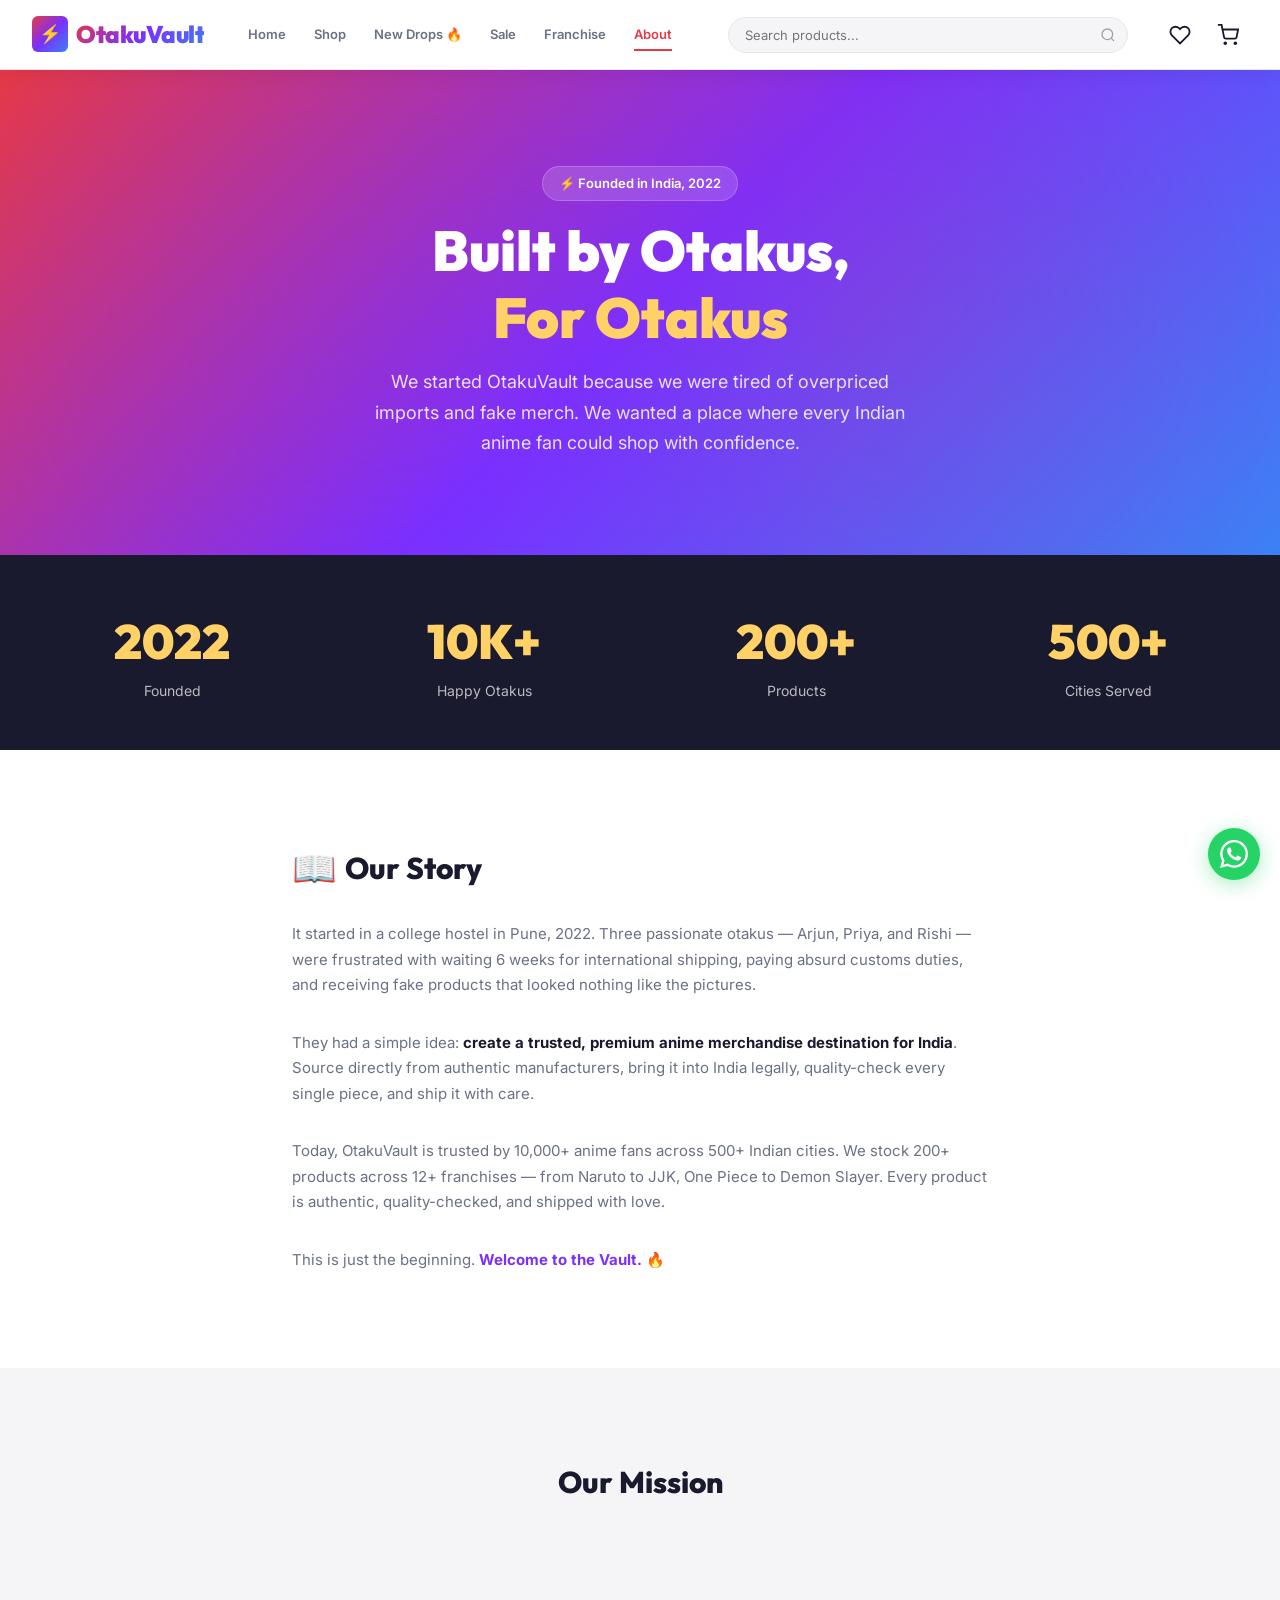
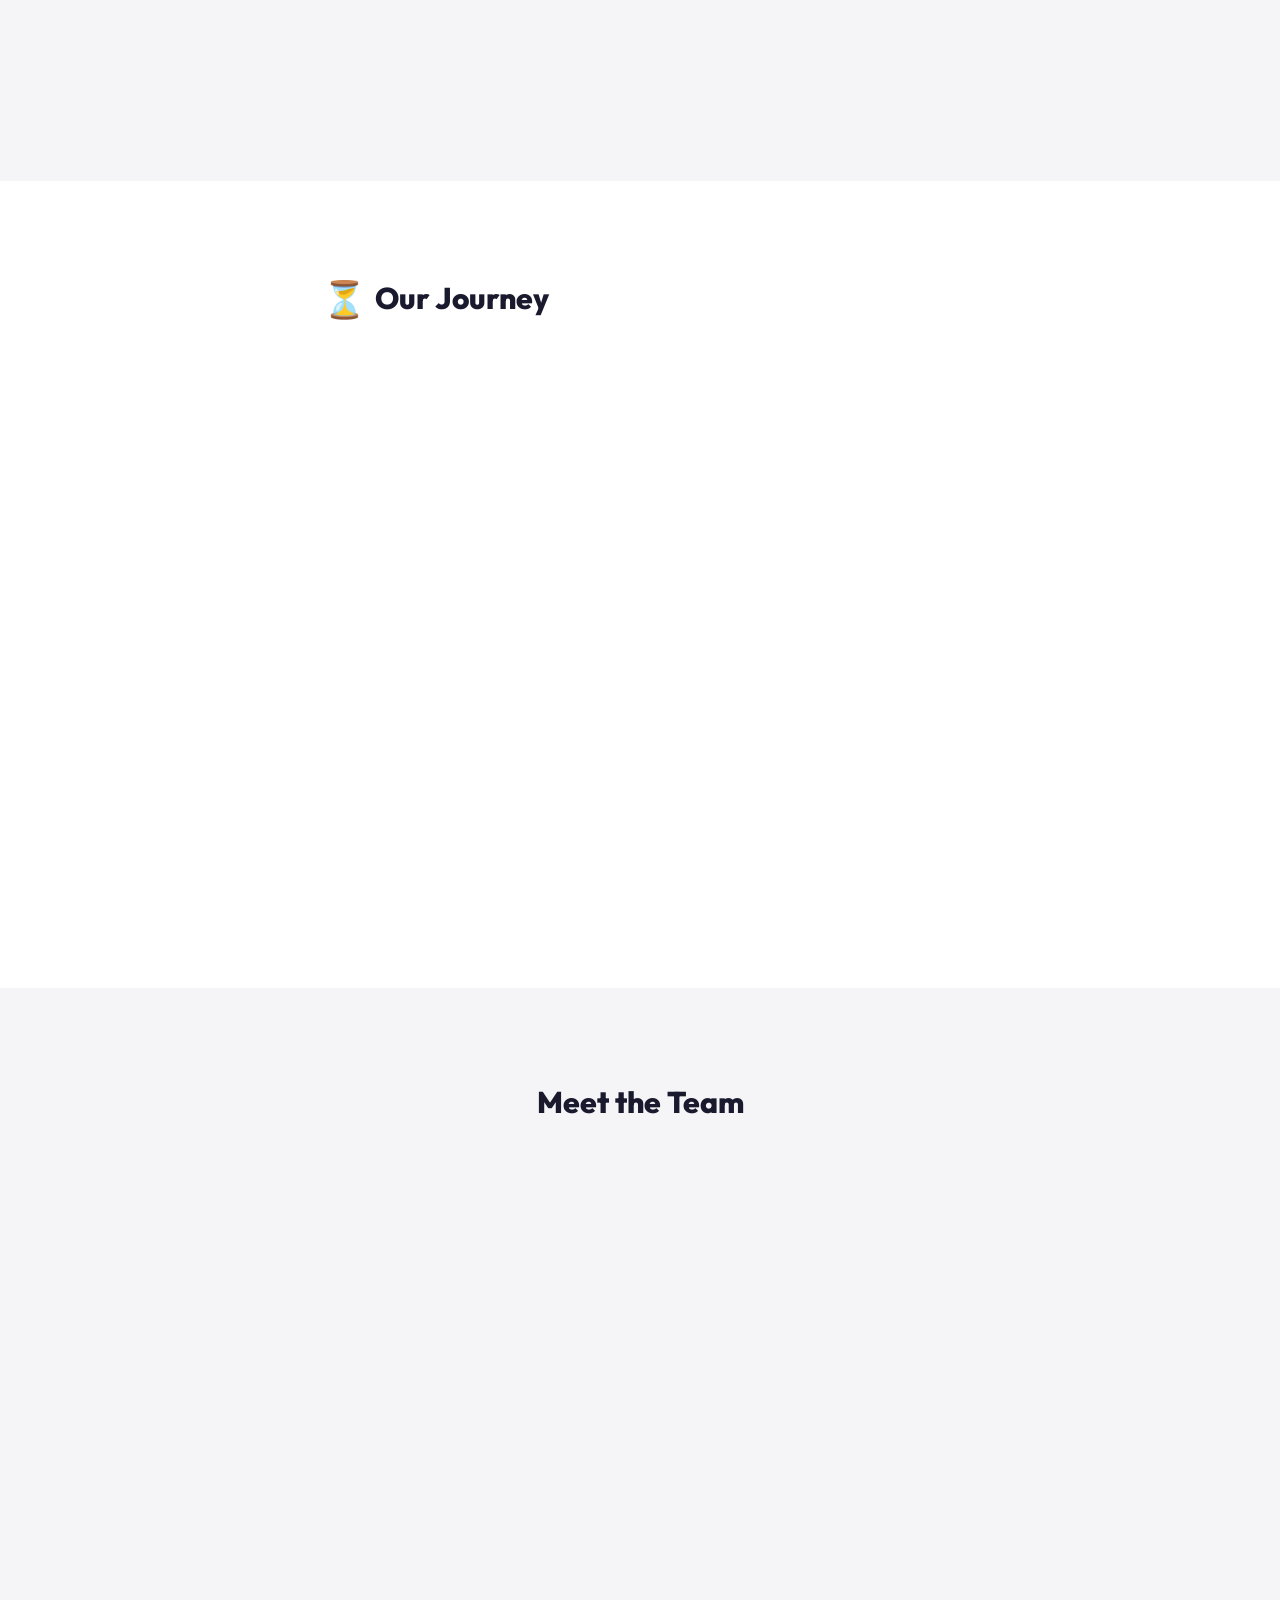
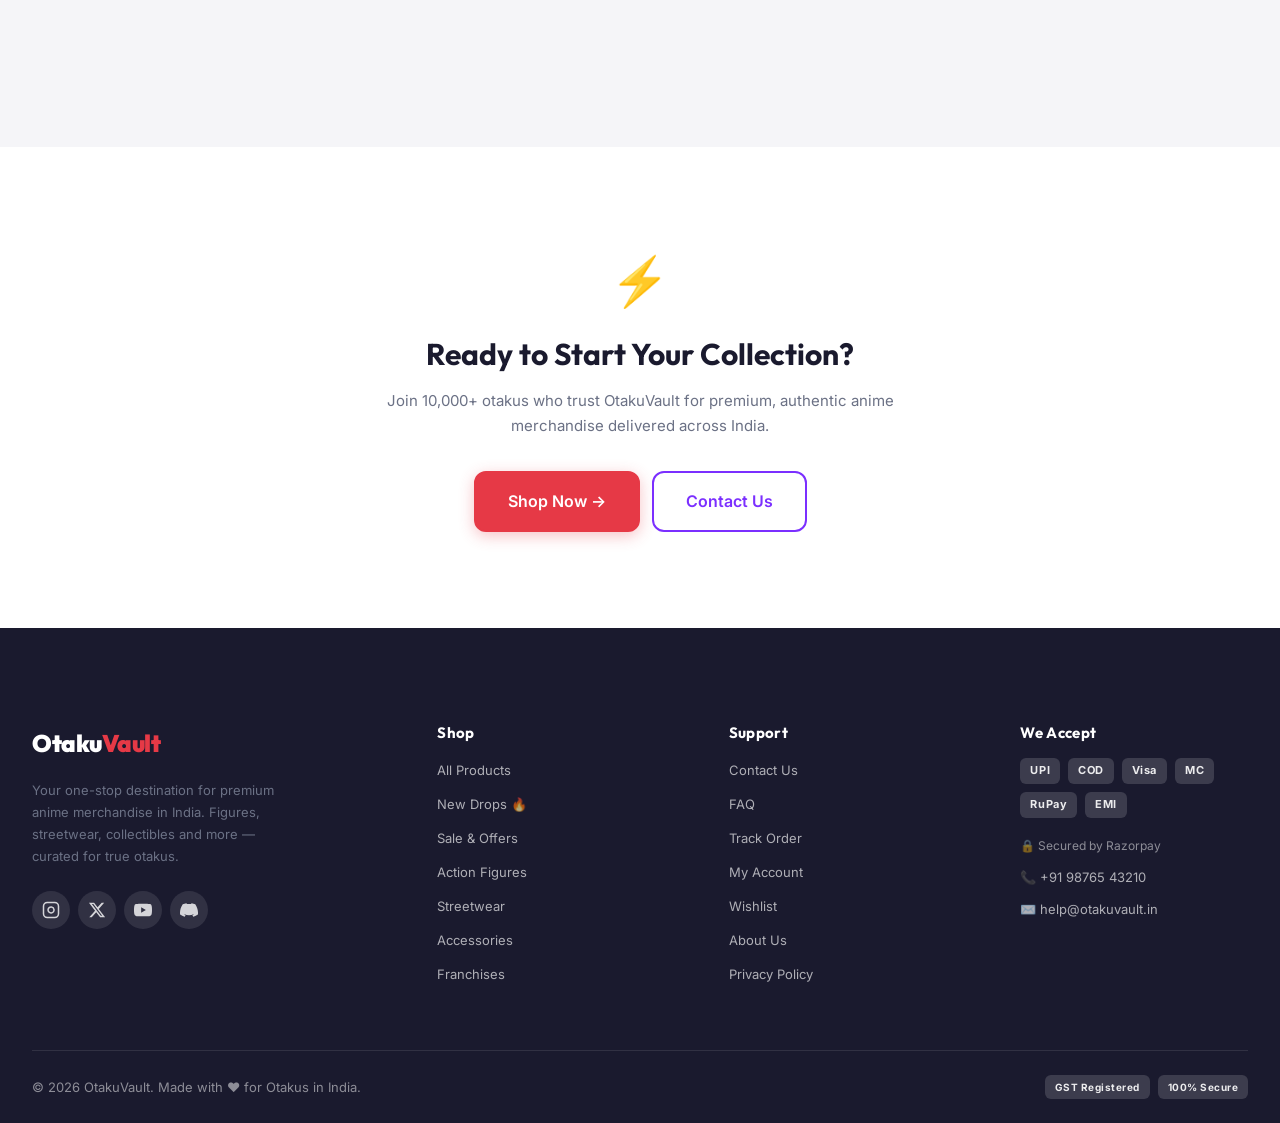
<file: about.html>
﻿<!DOCTYPE html>
<html lang="en">
<head>
  <meta charset="UTF-8"><meta name="viewport" content="width=device-width, initial-scale=1.0">
  <meta name="description" content="Learn about OtakuVault — India's premium anime merchandise store, our story, mission, and the team behind it.">
  <meta property="og:title" content="About Us — OtakuVault">
  <meta property="og:description" content="Learn about OtakuVault — Indias premium anime merchandise store built by otakus for otakus.">
  <meta property="og:type" content="website">
  <meta property="og:image" content="assets/images/hero_banner.png">
  <title>About Us — OtakuVault</title>
  <link rel="icon" href="data:image/svg+xml,<svg xmlns='http://www.w3.org/2000/svg' viewBox='0 0 100 100'><text y='.9em' font-size='90'>⚡</text></svg>">
  <link rel="stylesheet" href="styles/main.css"><link rel="stylesheet" href="styles/animations.css"><link rel="stylesheet" href="styles/components.css"><link rel="stylesheet" href="styles/layout.css">
  <style>
    .team-grid{display:grid;grid-template-columns:repeat(auto-fill,minmax(180px,1fr));gap:var(--space-xl)}
    .team-card{text-align:center;padding:var(--space-lg);background:var(--bg-card);border-radius:var(--radius-md);border:1.5px solid var(--border-color);transition:all var(--transition-base)}
    .team-card:hover{border-color:var(--accent-purple);transform:translateY(-4px)}
    .team-avatar{width:80px;height:80px;border-radius:50%;display:flex;align-items:center;justify-content:center;font-size:2.5rem;margin:0 auto var(--space-md);background:var(--gradient-subtle)}
    .timeline-item{display:grid;grid-template-columns:80px 1fr;gap:var(--space-lg);align-items:start;padding-bottom:var(--space-xl);position:relative}
    .timeline-item:not(:last-child)::after{content:'';position:absolute;left:39px;top:48px;width:2px;height:calc(100% - 20px);background:var(--border-color)}
    .timeline-year{font-family:var(--font-heading);font-size:var(--text-xl);font-weight:900;color:var(--accent-purple);text-align:right;padding-top:2px}
    .mission-grid{display:grid;grid-template-columns:repeat(3,1fr);gap:var(--space-lg)}
    @media(max-width:768px){.mission-grid{grid-template-columns:1fr}}
  </style>
</head>
<body class="page-wrapper">
<nav class="navbar" role="navigation"><div class="navbar__inner">
  <a href="index.html" class="navbar__logo"><div class="navbar__logo-icon">⚡</div><span class="navbar__logo-text">OtakuVault</span></a>
  <nav class="navbar__links"><a href="index.html" class="navbar__link">Home</a><a href="shop.html" class="navbar__link">Shop</a><a href="new-drops.html" class="navbar__link">New Drops 🔥</a><a href="sale.html" class="navbar__link">Sale</a><a href="franchise.html" class="navbar__link">Franchise</a><a href="about.html" class="navbar__link active">About</a></nav>
  <div class="navbar__search" role="search"><input id="navbar-search" class="navbar__search-input" type="search" placeholder="Search products..." autocomplete="off" aria-label="Search"><svg class="navbar__search-icon" viewBox="0 0 24 24" fill="none" stroke="currentColor" stroke-width="2"><circle cx="11" cy="11" r="8"/><line x1="21" y1="21" x2="16.65" y2="16.65"/></svg><div id="search-dropdown" class="search-dropdown"></div></div>
  <div class="navbar__actions">
    <a href="wishlist.html" class="nav-icon-btn" aria-label="Wishlist"><svg viewBox="0 0 24 24" fill="none" stroke="currentColor" stroke-width="2" width="22" height="22"><path d="M20.84 4.61a5.5 5.5 0 0 0-7.78 0L12 5.67l-1.06-1.06a5.5 5.5 0 0 0-7.78 7.78l1.06 1.06L12 21.23l7.78-7.78 1.06-1.06a5.5 5.5 0 0 0 0-7.78z"/></svg><span class="nav-badge" data-wishlist-badge style="display:none">0</span></a>
    <a href="cart.html" class="nav-icon-btn" aria-label="Cart"><svg viewBox="0 0 24 24" fill="none" stroke="currentColor" stroke-width="2" width="22" height="22"><circle cx="9" cy="21" r="1"/><circle cx="20" cy="21" r="1"/><path d="M1 1h4l2.68 13.39a2 2 0 0 0 2 1.61h9.72a2 2 0 0 0 2-1.61L23 6H6"/></svg><span class="nav-badge" data-cart-badge style="display:none">0</span></a>
    <button class="hamburger" id="hamburger"><span></span><span></span><span></span></button>
  </div>
</div></nav>
<div class="mobile-menu__overlay" id="mobile-menu-overlay"></div>
<aside class="mobile-menu" id="mobile-menu" role="dialog" aria-modal="true"><div class="mobile-menu__header"><div class="navbar__logo"><div class="navbar__logo-icon">⚡</div><span class="navbar__logo-text">OtakuVault</span></div><button class="mobile-menu__close" id="mobile-menu-close"><svg width="18" height="18" viewBox="0 0 24 24" fill="none" stroke="currentColor" stroke-width="2.5"><line x1="18" y1="6" x2="6" y2="18"/><line x1="6" y1="6" x2="18" y2="18"/></svg></button></div><nav class="mobile-menu__nav"><a href="index.html" class="mobile-menu__link">🏠 Home</a><a href="shop.html" class="mobile-menu__link">🛍️ Shop All</a><a href="about.html" class="mobile-menu__link">ℹ️ About Us</a><a href="contact.html" class="mobile-menu__link">💬 Contact</a></nav></aside>

<main class="page-main">
  <!-- Hero -->
  <section style="background:var(--gradient-hero);padding:var(--space-4xl) 0;text-align:center;position:relative;overflow:hidden" aria-label="About hero">
    <div style="position:absolute;inset:0;opacity:0.12;background:radial-gradient(circle at 30% 50%,#7B2FFF,transparent 50%),radial-gradient(circle at 70% 50%,#E63946,transparent 50%)"></div>
    <div class="container" style="position:relative;z-index:1">
      <div style="display:inline-flex;align-items:center;gap:8px;background:rgba(255,255,255,0.15);color:#fff;padding:6px 16px;border-radius:40px;font-size:13px;font-weight:600;margin-bottom:16px;border:1px solid rgba(255,255,255,0.2)">⚡ Founded in India, 2022</div>
      <h1 style="font-size:clamp(2rem,5vw,3.5rem);font-weight:900;color:#fff;margin-bottom:16px">Built by Otakus,<br><span style="color:#FFD166">For Otakus</span></h1>
      <p style="color:rgba(255,255,255,0.85);font-size:var(--text-lg);max-width:560px;margin:0 auto">We started OtakuVault because we were tired of overpriced imports and fake merch. We wanted a place where every Indian anime fan could shop with confidence.</p>
    </div>
  </section>

  <!-- Stats -->
  <section style="background:var(--text-primary);padding:var(--space-2xl) 0">
    <div class="container">
      <div style="display:grid;grid-template-columns:repeat(4,1fr);gap:var(--space-xl);text-align:center" role="region" aria-label="Company stats">
        <div><div style="font-family:var(--font-heading);font-size:clamp(2rem,4vw,3rem);font-weight:900;color:#FFD166">2022</div><div style="color:rgba(255,255,255,0.7);font-size:14px">Founded</div></div>
        <div><div style="font-family:var(--font-heading);font-size:clamp(2rem,4vw,3rem);font-weight:900;color:#FFD166">10K+</div><div style="color:rgba(255,255,255,0.7);font-size:14px">Happy Otakus</div></div>
        <div><div style="font-family:var(--font-heading);font-size:clamp(2rem,4vw,3rem);font-weight:900;color:#FFD166">200+</div><div style="color:rgba(255,255,255,0.7);font-size:14px">Products</div></div>
        <div><div style="font-family:var(--font-heading);font-size:clamp(2rem,4vw,3rem);font-weight:900;color:#FFD166">500+</div><div style="color:rgba(255,255,255,0.7);font-size:14px">Cities Served</div></div>
      </div>
    </div>
  </section>

  <!-- Story -->
  <section class="section" aria-labelledby="our-story-heading">
    <div class="container" style="max-width:760px">
      <h2 class="section-title" id="our-story-heading" style="margin-bottom:var(--space-xl)"><span class="emoji">📖</span> Our Story</h2>
      <div style="display:grid;gap:var(--space-xl);line-height:1.8;color:var(--text-secondary)">
        <p>It started in a college hostel in Pune, 2022. Three passionate otakus — Arjun, Priya, and Rishi — were frustrated with waiting 6 weeks for international shipping, paying absurd customs duties, and receiving fake products that looked nothing like the pictures.</p>
        <p>They had a simple idea: <strong style="color:var(--text-primary)">create a trusted, premium anime merchandise destination for India</strong>. Source directly from authentic manufacturers, bring it into India legally, quality-check every single piece, and ship it with care.</p>
        <p>Today, OtakuVault is trusted by 10,000+ anime fans across 500+ Indian cities. We stock 200+ products across 12+ franchises — from Naruto to JJK, One Piece to Demon Slayer. Every product is authentic, quality-checked, and shipped with love.</p>
        <p>This is just the beginning. <strong style="color:var(--accent-purple)">Welcome to the Vault. 🔥</strong></p>
      </div>
    </div>
  </section>

  <!-- Mission -->
  <section class="section section-alt" aria-labelledby="mission-heading">
    <div class="container">
      <h2 class="section-title" id="mission-heading" style="text-align:center;justify-content:center;margin-bottom:var(--space-2xl)">Our Mission</h2>
      <div class="mission-grid">
        <div class="feature-card reveal">
          <span class="feature-icon">✅</span>
          <h3 class="feature-title">Authenticity First</h3>
          <p class="feature-desc">Every product we sell is 100% authentic. We source directly from licensed manufacturers and verify quality before listing.</p>
        </div>
        <div class="feature-card reveal reveal-delay-2">
          <span class="feature-icon">💛</span>
          <h3 class="feature-title">Community Driven</h3>
          <p class="feature-desc">We listen to our otaku community. Product requests, feedback, and wishes shape what we stock next.</p>
        </div>
        <div class="feature-card reveal reveal-delay-3">
          <span class="feature-icon">🌍</span>
          <h3 class="feature-title">Made Accessible</h3>
          <p class="feature-desc">Premium anime merch shouldn't be a luxury. We work hard to keep prices fair and accessible for every Indian fan.</p>
        </div>
      </div>
    </div>
  </section>

  <!-- Timeline -->
  <section class="section" aria-labelledby="timeline-heading">
    <div class="container" style="max-width:700px">
      <h2 class="section-title" id="timeline-heading" style="margin-bottom:var(--space-2xl)"><span class="emoji">⏳</span> Our Journey</h2>
      <div class="tracking-timeline">
        <div class="timeline-item reveal">
          <div class="timeline-year">2022</div>
          <div><strong>OtakuVault launches</strong><p style="color:var(--text-secondary);font-size:14px;line-height:1.6;margin-top:4px">Started with 20 products, launched on Instagram. 3 founders, 0 employees, 100% passion.</p></div>
        </div>
        <div class="timeline-item reveal">
          <div class="timeline-year">2023</div>
          <div><strong>Website & Scale</strong><p style="color:var(--text-secondary);font-size:14px;line-height:1.6;margin-top:4px">Launched this website. Crossed 1,000 happy customers. Expanded to 8 anime franchises.</p></div>
        </div>
        <div class="timeline-item reveal">
          <div class="timeline-year">2024</div>
          <div><strong>10x Growth</strong><p style="color:var(--text-secondary);font-size:14px;line-height:1.6;margin-top:4px">Crossed ₹1 Crore in revenue. Team grew to 12 people. Started Franchise partnerships for 12+ IPs.</p></div>
        </div>
        <div class="timeline-item reveal">
          <div class="timeline-year">2025</div>
          <div><strong>10,000 Otakus</strong><p style="color:var(--text-secondary);font-size:14px;line-height:1.6;margin-top:4px">10,000 happy customers served. Launched new categories: LED Lamps, Wall Art, Cosplay Props.</p></div>
        </div>
        <div class="timeline-item reveal">
          <div class="timeline-year">2026</div>
          <div><strong>The Future is Now 🔥</strong><p style="color:var(--text-secondary);font-size:14px;line-height:1.6;margin-top:4px">Premium app launching, exclusive India-first drops, and much more. You're part of the story!</p></div>
        </div>
      </div>
    </div>
  </section>

  <!-- Team -->
  <section class="section section-alt" aria-labelledby="team-heading">
    <div class="container">
      <h2 class="section-title" id="team-heading" style="text-align:center;justify-content:center;margin-bottom:var(--space-2xl)">Meet the Team</h2>
      <div class="team-grid">
        <div class="team-card reveal"><div class="team-avatar">🦊</div><div style="font-weight:700">Arjun Sharma</div><div style="font-size:13px;color:var(--accent-purple)">Co-Founder & CEO</div><div style="font-size:12px;color:var(--text-secondary);margin-top:6px">Naruto obsessed, business brain</div></div>
        <div class="team-card reveal reveal-delay-1"><div class="team-avatar">🌸</div><div style="font-weight:700">Priya Menon</div><div style="font-size:13px;color:var(--accent-purple)">Co-Founder & Design</div><div style="font-size:12px;color:var(--text-secondary);margin-top:6px">JJK stan, aesthetic queen</div></div>
        <div class="team-card reveal reveal-delay-2"><div class="team-avatar">🐉</div><div style="font-weight:700">Rishi Patel</div><div style="font-size:13px;color:var(--accent-purple)">Co-Founder & Tech</div><div style="font-size:12px;color:var(--text-secondary);margin-top:6px">Dragon Ball fanatic, code wizard</div></div>
        <div class="team-card reveal reveal-delay-3"><div class="team-avatar">⚔️</div><div style="font-weight:700">Kavya Nair</div><div style="font-size:13px;color:var(--accent-purple)">Head of Operations</div><div style="font-size:12px;color:var(--text-secondary);margin-top:6px">Demon Slayer fan, logistics pro</div></div>
        <div class="team-card reveal reveal-delay-4"><div class="team-avatar">🍖</div><div style="font-weight:700">Dev Gupta</div><div style="font-size:13px;color:var(--accent-purple)">Customer Experience</div><div style="font-size:12px;color:var(--text-secondary);margin-top:6px">One Piece lover, support king</div></div>
        <div class="team-card reveal reveal-delay-5"><div class="team-avatar">📸</div><div style="font-weight:700">Neha Rao</div><div style="font-size:13px;color:var(--accent-purple)">Marketing & Social</div><div style="font-size:12px;color:var(--text-secondary);margin-top:6px">AOT fan, content creator</div></div>
      </div>
    </div>
  </section>

  <!-- CTA -->
  <section class="section" style="text-align:center">
    <div class="container" style="max-width:600px">
      <div style="font-size:3rem;margin-bottom:16px">⚡</div>
      <h2 style="font-size:var(--text-3xl);margin-bottom:16px">Ready to Start Your Collection?</h2>
      <p style="color:var(--text-secondary);margin-bottom:var(--space-xl)">Join 10,000+ otakus who trust OtakuVault for premium, authentic anime merchandise delivered across India.</p>
      <div style="display:flex;gap:12px;justify-content:center;flex-wrap:wrap">
        <a href="shop.html" class="btn btn-primary btn-lg">Shop Now →</a>
        <a href="contact.html" class="btn btn-outlined-purple btn-lg">Contact Us</a>
      </div>
    </div>
  </section>
</main>

<footer class="footer" role="contentinfo">
  <div class="container">
    <div class="footer__grid">
      <div class="footer__brand">
        <div class="footer__brand-logo">Otaku<span>Vault</span></div>
        <p class="footer__brand-desc">Your one-stop destination for premium anime merchandise in India. Figures, streetwear, collectibles and more — curated for true otakus.</p>
        <div class="footer__social" aria-label="Social media links">
          <a href="#" class="footer__social-link" aria-label="Instagram"><svg viewBox="0 0 24 24" fill="none" stroke="currentColor" stroke-width="2" width="18" height="18"><rect x="2" y="2" width="20" height="20" rx="5" ry="5"/><path d="M16 11.37A4 4 0 1 1 12.63 8 4 4 0 0 1 16 11.37z"/><line x1="17.5" y1="6.5" x2="17.51" y2="6.5"/></svg></a>
          <a href="#" class="footer__social-link" aria-label="Twitter/X"><svg viewBox="0 0 24 24" fill="currentColor" width="18" height="18"><path d="M18.244 2.25h3.308l-7.227 8.26 8.502 11.24H16.17l-5.214-6.817L4.99 21.75H1.68l7.73-8.835L1.254 2.25H8.08l4.713 6.231zm-1.161 17.52h1.833L7.084 4.126H5.117z"/></svg></a>
          <a href="#" class="footer__social-link" aria-label="YouTube"><svg viewBox="0 0 24 24" fill="currentColor" width="18" height="18"><path d="M23.498 6.186a3.016 3.016 0 0 0-2.122-2.136C19.505 3.545 12 3.545 12 3.545s-7.505 0-9.377.505A3.017 3.017 0 0 0 .502 6.186C0 8.07 0 12 0 12s0 3.93.502 5.814a3.016 3.016 0 0 0 2.122 2.136c1.871.505 9.376.505 9.376.505s7.505 0 9.377-.505a3.015 3.015 0 0 0 2.122-2.136C24 15.93 24 12 24 12s0-3.93-.502-5.814zM9.545 15.568V8.432L15.818 12l-6.273 3.568z"/></svg></a>
          <a href="#" class="footer__social-link" aria-label="Discord"><svg viewBox="0 0 24 24" fill="currentColor" width="18" height="18"><path d="M20.317 4.37a19.791 19.791 0 0 0-4.885-1.515.074.074 0 0 0-.079.037c-.21.375-.444.864-.608 1.25a18.27 18.27 0 0 0-5.487 0 12.64 12.64 0 0 0-.617-1.25.077.077 0 0 0-.079-.037A19.736 19.736 0 0 0 3.677 4.37a.07.07 0 0 0-.032.027C.533 9.046-.32 13.58.099 18.057.1 18.085.118 18.11.137 18.131a19.942 19.942 0 0 0 5.993 3.03.078.078 0 0 0 .084-.028c.462-.63.874-1.295 1.226-1.994a.076.076 0 0 0-.041-.106 13.107 13.107 0 0 1-1.872-.892.077.077 0 0 1-.008-.128 10.2 10.2 0 0 0 .372-.292.074.074 0 0 1 .077-.01c3.928 1.793 8.18 1.793 12.062 0a.074.074 0 0 1 .078.01c.12.098.246.198.373.292a.077.077 0 0 1-.006.127 12.299 12.299 0 0 1-1.873.892.077.077 0 0 0-.041.107c.36.698.772 1.362 1.225 1.993a.076.076 0 0 0 .084.028 19.839 19.839 0 0 0 6.002-3.03.077.077 0 0 0 .032-.054c.5-5.177-.838-9.674-3.549-13.66a.061.061 0 0 0-.031-.03z"/></svg></a>
        </div>
      </div>
      <div>
        <h3 class="footer__col-title">Shop</h3>
        <ul class="footer__links">
          <li><a href="shop.html" class="footer__link">All Products</a></li>
          <li><a href="new-drops.html" class="footer__link">New Drops 🔥</a></li>
          <li><a href="sale.html" class="footer__link">Sale & Offers</a></li>
          <li><a href="shop.html?category=figures" class="footer__link">Action Figures</a></li>
          <li><a href="shop.html?category=apparel" class="footer__link">Streetwear</a></li>
          <li><a href="shop.html?category=accessories" class="footer__link">Accessories</a></li>
          <li><a href="franchise.html" class="footer__link">Franchises</a></li>
        </ul>
      </div>
      <div>
        <h3 class="footer__col-title">Support</h3>
        <ul class="footer__links">
          <li><a href="contact.html" class="footer__link">Contact Us</a></li>
          <li><a href="faq.html" class="footer__link">FAQ</a></li>
          <li><a href="tracking.html" class="footer__link">Track Order</a></li>
          <li><a href="account.html" class="footer__link">My Account</a></li>
          <li><a href="wishlist.html" class="footer__link">Wishlist</a></li>
          <li><a href="about.html" class="footer__link">About Us</a></li>
          <li><a href="#" class="footer__link">Privacy Policy</a></li>
        </ul>
      </div>
      <div>
        <h3 class="footer__col-title">We Accept</h3>
        <div style="display:flex;flex-direction:column;gap:10px">
          <div style="display:flex;flex-wrap:wrap;gap:8px">
            <span class="footer__payment-badge">UPI</span>
            <span class="footer__payment-badge">COD</span>
            <span class="footer__payment-badge">Visa</span>
            <span class="footer__payment-badge">MC</span>
            <span class="footer__payment-badge">RuPay</span>
            <span class="footer__payment-badge">EMI</span>
          </div>
          <p style="font-size:12px;color:rgba(255,255,255,0.5);margin-top:8px">🔒 Secured by Razorpay</p>
          <p style="font-size:13px;color:rgba(255,255,255,0.65)">📞 +91 98765 43210</p>
          <p style="font-size:13px;color:rgba(255,255,255,0.65)">✉️ help@otakuvault.in</p>
        </div>
      </div>
    </div>
    <div class="footer__bottom">
      <p class="footer__copyright">© 2026 OtakuVault. Made with ❤️ for Otakus in India.</p>
      <div class="footer__payment">
        <span class="footer__payment-badge" style="font-size:10px">GST Registered</span>
        <span class="footer__payment-badge" style="font-size:10px">100% Secure</span>
      </div>
    </div>
  </div>
</footer>
<button class="back-to-top" id="back-to-top" aria-label="Back to top"><svg viewBox="0 0 24 24" fill="none" stroke="currentColor" stroke-width="2.5" width="20" height="20"><polyline points="18 15 12 9 6 15"/></svg></button>
<a href="https://wa.me/919876543210?text=Hi! I need help with my OtakuVault order." class="whatsapp-float" aria-label="Chat on WhatsApp" target="_blank" rel="noopener">
  <svg viewBox="0 0 24 24" fill="currentColor" width="28" height="28"><path d="M17.472 14.382c-.297-.149-1.758-.867-2.03-.967-.273-.099-.471-.148-.67.15-.197.297-.767.966-.94 1.164-.173.199-.347.223-.644.075-.297-.15-1.255-.463-2.39-1.475-.883-.788-1.48-1.761-1.653-2.059-.173-.297-.018-.458.13-.606.134-.133.298-.347.446-.52.149-.174.198-.298.298-.497.099-.198.05-.371-.025-.52-.075-.149-.669-1.612-.916-2.207-.242-.579-.487-.5-.669-.51-.173-.008-.371-.01-.57-.01-.198 0-.52.074-.792.372-.272.297-1.04 1.016-1.04 2.479 0 1.462 1.065 2.875 1.213 3.074.149.198 2.096 3.2 5.077 4.487.709.306 1.262.489 1.694.625.712.227 1.36.195 1.871.118.571-.085 1.758-.719 2.006-1.413.248-.694.248-1.289.173-1.413-.074-.124-.272-.198-.57-.347m-5.421 7.403h-.004a9.87 9.87 0 0 1-5.031-1.378l-.361-.214-3.741.982.998-3.648-.235-.374a9.86 9.86 0 0 1-1.51-5.26c.001-5.45 4.436-9.884 9.888-9.884 2.64 0 5.122 1.03 6.988 2.898a9.825 9.825 0 0 1 2.893 6.994c-.003 5.45-4.437 9.884-9.885 9.884m8.413-18.297A11.815 11.815 0 0 0 12.05 0C5.495 0 .16 5.335.157 11.892c0 2.096.547 4.142 1.588 5.945L.057 24l6.305-1.654a11.882 11.882 0 0 0 5.683 1.448h.005c6.554 0 11.89-5.335 11.893-11.893a11.821 11.821 0 0 0-3.48-8.413Z"/></svg>
</a>
<nav class="bottom-nav"><div class="bottom-nav__inner">
  <a href="index.html" class="bottom-nav__item"><svg viewBox="0 0 24 24" fill="none" stroke="currentColor" stroke-width="2" width="22" height="22"><path d="M3 9l9-7 9 7v11a2 2 0 0 1-2 2H5a2 2 0 0 1-2-2z"/><polyline points="9 22 9 12 15 12 15 22"/></svg><span>Home</span></a>
  <a href="shop.html" class="bottom-nav__item"><svg viewBox="0 0 24 24" fill="none" stroke="currentColor" stroke-width="2" width="22" height="22"><circle cx="9" cy="21" r="1"/><circle cx="20" cy="21" r="1"/><path d="M1 1h4l2.68 13.39a2 2 0 0 0 2 1.61h9.72a2 2 0 0 0 2-1.61L23 6H6"/></svg><span>Shop</span></a>
  <a href="cart.html" class="bottom-nav__item"><svg viewBox="0 0 24 24" fill="none" stroke="currentColor" stroke-width="2" width="22" height="22"><path d="M6 2L3 6v14a2 2 0 0 0 2 2h14a2 2 0 0 0 2-2V6l-3-4z"/><line x1="3" y1="6" x2="21" y2="6"/></svg><span>Cart</span><span class="nav-badge" data-cart-badge style="display:none">0</span></a>
  <a href="wishlist.html" class="bottom-nav__item"><svg viewBox="0 0 24 24" fill="none" stroke="currentColor" stroke-width="2" width="22" height="22"><path d="M20.84 4.61a5.5 5.5 0 0 0-7.78 0L12 5.67l-1.06-1.06a5.5 5.5 0 0 0-7.78 7.78l1.06 1.06L12 21.23l7.78-7.78 1.06-1.06a5.5 5.5 0 0 0 0-7.78z"/></svg><span>Wishlist</span></a>
  <a href="account.html" class="bottom-nav__item"><svg viewBox="0 0 24 24" fill="none" stroke="currentColor" stroke-width="2" width="22" height="22"><path d="M20 21v-2a4 4 0 0 0-4-4H8a4 4 0 0 0-4 4v2"/><circle cx="12" cy="7" r="4"/></svg><span>Account</span></a>
</div></nav>
<script src="js/data.js"></script><script src="js/core.js"></script><script src="js/ui.js"></script>
</body>
</html>
</file>
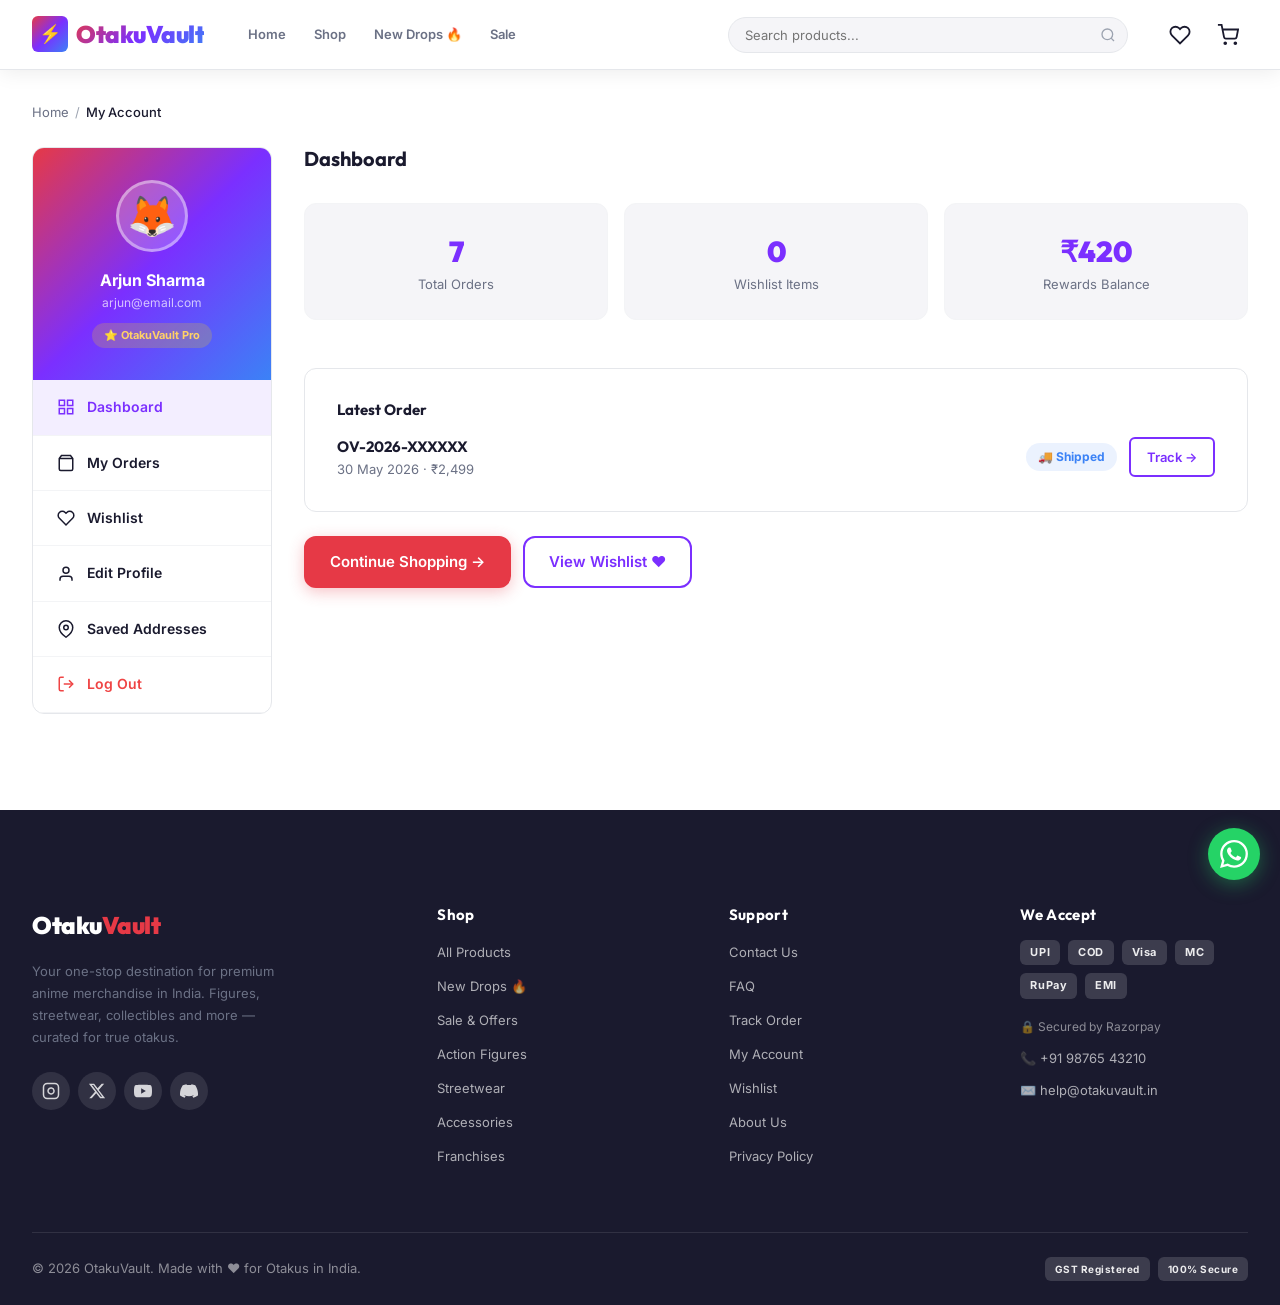
<file: account.html>
﻿<!DOCTYPE html>
<html lang="en">
<head>
  <meta charset="UTF-8"><meta name="viewport" content="width=device-width, initial-scale=1.0">
  <meta name="description" content="Manage your OtakuVault account — view orders, wishlist, profile and preferences.">
  <meta property="og:title" content="My Account — OtakuVault">
  <meta property="og:description" content="Manage your OtakuVault account, orders, addresses and wishlist.">
  <meta property="og:type" content="website">
  <meta property="og:image" content="assets/images/hero_banner.png">
  <title>My Account — OtakuVault</title>
  <link rel="icon" href="data:image/svg+xml,<svg xmlns='http://www.w3.org/2000/svg' viewBox='0 0 100 100'><text y='.9em' font-size='90'>⚡</text></svg>">
  <link rel="stylesheet" href="styles/main.css"><link rel="stylesheet" href="styles/animations.css"><link rel="stylesheet" href="styles/components.css"><link rel="stylesheet" href="styles/layout.css">
  <style>
    .account-layout{display:grid;grid-template-columns:240px 1fr;gap:var(--space-xl);align-items:start}
    @media(max-width:768px){.account-layout{grid-template-columns:1fr}}
    .account-sidebar{background:var(--bg-card);border:1.5px solid var(--border-color);border-radius:var(--radius-md);overflow:hidden;position:sticky;top:calc(var(--nav-height)+16px)}
    .account-user-header{background:var(--gradient-hero);padding:var(--space-xl);text-align:center;color:#fff}
    .account-avatar{width:72px;height:72px;border-radius:50%;background:rgba(255,255,255,0.2);display:flex;align-items:center;justify-content:center;font-size:2.5rem;margin:0 auto var(--space-md);border:3px solid rgba(255,255,255,0.4)}
    .account-nav-item{display:flex;align-items:center;gap:12px;padding:var(--space-md) var(--space-lg);font-size:14px;font-weight:600;cursor:pointer;transition:all var(--transition-fast);border-bottom:1px solid var(--border-light);color:var(--text-primary)}
    .account-nav-item:hover,.account-nav-item.active{background:var(--bg-purple-light);color:var(--accent-purple)}
    .account-panel{display:none}.account-panel.active{display:block}
    .order-item-card{padding:var(--space-lg);border:1.5px solid var(--border-color);border-radius:var(--radius-md);background:var(--bg-card);margin-bottom:var(--space-md)}
    .order-status-badge{display:inline-flex;align-items:center;gap:6px;padding:4px 12px;border-radius:var(--radius-full);font-size:12px;font-weight:700}
    .status-delivered{background:rgba(16,185,129,0.1);color:var(--success)}
    .status-shipped{background:rgba(59,130,246,0.1);color:#3B82F6}
    .status-processing{background:rgba(245,158,11,0.1);color:var(--warning)}
    .stat-box{text-align:center;padding:var(--space-lg);background:var(--bg-secondary);border-radius:var(--radius-md);border:1px solid var(--border-light)}
    .stat-box-num{font-family:var(--font-heading);font-size:1.8rem;font-weight:900;color:var(--accent-purple)}
  </style>
</head>
<body class="page-wrapper">
<nav class="navbar" role="navigation"><div class="navbar__inner">
  <a href="index.html" class="navbar__logo"><div class="navbar__logo-icon">⚡</div><span class="navbar__logo-text">OtakuVault</span></a>
  <nav class="navbar__links"><a href="index.html" class="navbar__link">Home</a><a href="shop.html" class="navbar__link">Shop</a><a href="new-drops.html" class="navbar__link">New Drops 🔥</a><a href="sale.html" class="navbar__link">Sale</a></nav>
  <div class="navbar__search" role="search"><input id="navbar-search" class="navbar__search-input" type="search" placeholder="Search products..." autocomplete="off" aria-label="Search"><svg class="navbar__search-icon" viewBox="0 0 24 24" fill="none" stroke="currentColor" stroke-width="2"><circle cx="11" cy="11" r="8"/><line x1="21" y1="21" x2="16.65" y2="16.65"/></svg><div id="search-dropdown" class="search-dropdown"></div></div>
  <div class="navbar__actions">
    <a href="wishlist.html" class="nav-icon-btn" aria-label="Wishlist"><svg viewBox="0 0 24 24" fill="none" stroke="currentColor" stroke-width="2" width="22" height="22"><path d="M20.84 4.61a5.5 5.5 0 0 0-7.78 0L12 5.67l-1.06-1.06a5.5 5.5 0 0 0-7.78 7.78l1.06 1.06L12 21.23l7.78-7.78 1.06-1.06a5.5 5.5 0 0 0 0-7.78z"/></svg><span class="nav-badge" data-wishlist-badge style="display:none">0</span></a>
    <a href="cart.html" class="nav-icon-btn" aria-label="Cart"><svg viewBox="0 0 24 24" fill="none" stroke="currentColor" stroke-width="2" width="22" height="22"><circle cx="9" cy="21" r="1"/><circle cx="20" cy="21" r="1"/><path d="M1 1h4l2.68 13.39a2 2 0 0 0 2 1.61h9.72a2 2 0 0 0 2-1.61L23 6H6"/></svg><span class="nav-badge" data-cart-badge style="display:none">0</span></a>
    <button class="hamburger" id="hamburger"><span></span><span></span><span></span></button>
  </div>
</div></nav>
<div class="mobile-menu__overlay" id="mobile-menu-overlay"></div>
<aside class="mobile-menu" id="mobile-menu" role="dialog" aria-modal="true"><div class="mobile-menu__header"><div class="navbar__logo"><div class="navbar__logo-icon">⚡</div><span class="navbar__logo-text">OtakuVault</span></div><button class="mobile-menu__close" id="mobile-menu-close"><svg width="18" height="18" viewBox="0 0 24 24" fill="none" stroke="currentColor" stroke-width="2.5"><line x1="18" y1="6" x2="6" y2="18"/><line x1="6" y1="6" x2="18" y2="18"/></svg></button></div><nav class="mobile-menu__nav"><a href="index.html" class="mobile-menu__link">🏠 Home</a><a href="shop.html" class="mobile-menu__link">🛍️ Shop All</a><a href="wishlist.html" class="mobile-menu__link">❤️ Wishlist</a><a href="account.html" class="mobile-menu__link">👤 Account</a></nav></aside>

<main class="page-main">
<div class="container" style="padding-top:var(--space-xl);padding-bottom:var(--space-4xl)">
  <nav class="breadcrumb" aria-label="Breadcrumb"><a href="index.html">Home</a><span class="sep">/</span><span class="current">My Account</span></nav>

  <div class="account-layout">
    <!-- Sidebar -->
    <div class="account-sidebar" role="navigation" aria-label="Account navigation">
      <div class="account-user-header">
        <div class="account-avatar">🦊</div>
        <div style="font-weight:700;font-size:16px">Arjun Sharma</div>
        <div style="font-size:12px;color:rgba(255,255,255,0.7)">arjun@email.com</div>
        <div style="margin-top:10px;background:rgba(255,215,0,0.2);color:#FFD166;padding:4px 12px;border-radius:20px;font-size:11px;font-weight:700;display:inline-flex;align-items:center;gap:4px">⭐ OtakuVault Pro</div>
      </div>
      <div>
        <div class="account-nav-item active" onclick="showPanel('overview')" role="button" tabindex="0"><svg viewBox="0 0 24 24" fill="none" stroke="currentColor" stroke-width="2" width="18" height="18"><rect x="3" y="3" width="7" height="7"/><rect x="14" y="3" width="7" height="7"/><rect x="14" y="14" width="7" height="7"/><rect x="3" y="14" width="7" height="7"/></svg>Dashboard</div>
        <div class="account-nav-item" onclick="showPanel('orders')" role="button" tabindex="0"><svg viewBox="0 0 24 24" fill="none" stroke="currentColor" stroke-width="2" width="18" height="18"><path d="M6 2L3 6v14a2 2 0 0 0 2 2h14a2 2 0 0 0 2-2V6l-3-4z"/><line x1="3" y1="6" x2="21" y2="6"/></svg>My Orders</div>
        <div class="account-nav-item" onclick="showPanel('wishlist')" role="button" tabindex="0"><svg viewBox="0 0 24 24" fill="none" stroke="currentColor" stroke-width="2" width="18" height="18"><path d="M20.84 4.61a5.5 5.5 0 0 0-7.78 0L12 5.67l-1.06-1.06a5.5 5.5 0 0 0-7.78 7.78l1.06 1.06L12 21.23l7.78-7.78 1.06-1.06a5.5 5.5 0 0 0 0-7.78z"/></svg>Wishlist</div>
        <div class="account-nav-item" onclick="showPanel('profile')" role="button" tabindex="0"><svg viewBox="0 0 24 24" fill="none" stroke="currentColor" stroke-width="2" width="18" height="18"><path d="M20 21v-2a4 4 0 0 0-4-4H8a4 4 0 0 0-4 4v2"/><circle cx="12" cy="7" r="4"/></svg>Edit Profile</div>
        <div class="account-nav-item" onclick="showPanel('address')" role="button" tabindex="0"><svg viewBox="0 0 24 24" fill="none" stroke="currentColor" stroke-width="2" width="18" height="18"><path d="M21 10c0 7-9 13-9 13s-9-6-9-13a9 9 0 0 1 18 0z"/><circle cx="12" cy="10" r="3"/></svg>Saved Addresses</div>
        <div class="account-nav-item" style="color:var(--error)" onclick="Toast.info('Logged out successfully. See you soon, Otaku! 👋','Logged Out')" role="button" tabindex="0"><svg viewBox="0 0 24 24" fill="none" stroke="currentColor" stroke-width="2" width="18" height="18"><path d="M9 21H5a2 2 0 0 1-2-2V5a2 2 0 0 1 2-2h4"/><polyline points="16 17 21 12 16 7"/><line x1="21" y1="12" x2="9" y2="12"/></svg>Log Out</div>
      </div>
    </div>

    <!-- Main Content -->
    <div>
      <!-- Overview -->
      <div id="panel-overview" class="account-panel active">
        <h2 style="font-size:20px;margin-bottom:var(--space-xl)">Dashboard</h2>
        <div style="display:grid;grid-template-columns:repeat(3,1fr);gap:var(--space-md);margin-bottom:var(--space-2xl)">
          <div class="stat-box"><div class="stat-box-num">7</div><div style="font-size:13px;color:var(--text-secondary)">Total Orders</div></div>
          <div class="stat-box"><div class="stat-box-num" id="wishlist-dash-count">0</div><div style="font-size:13px;color:var(--text-secondary)">Wishlist Items</div></div>
          <div class="stat-box"><div class="stat-box-num">₹420</div><div style="font-size:13px;color:var(--text-secondary)">Rewards Balance</div></div>
        </div>
        <div style="background:var(--bg-card);border:1.5px solid var(--border-color);border-radius:var(--radius-md);padding:var(--space-xl);margin-bottom:var(--space-lg)">
          <h3 style="font-size:15px;margin-bottom:var(--space-md)">Latest Order</h3>
          <div style="display:flex;justify-content:space-between;align-items:center;flex-wrap:wrap;gap:12px">
            <div>
              <div id="latest-order-id" style="font-weight:700;font-family:var(--font-heading)">OV-2026-XXXXXX</div>
              <div style="font-size:13px;color:var(--text-secondary)">30 May 2026 · ₹2,499</div>
            </div>
            <div style="display:flex;align-items:center;gap:12px">
              <span class="order-status-badge status-shipped">🚚 Shipped</span>
              <a href="tracking.html" class="btn btn-outlined-purple btn-sm">Track →</a>
            </div>
          </div>
        </div>
        <div style="display:flex;gap:12px;flex-wrap:wrap">
          <a href="shop.html" class="btn btn-primary">Continue Shopping →</a>
          <a href="wishlist.html" class="btn btn-outlined-purple">View Wishlist ❤️</a>
        </div>
      </div>

      <!-- Orders -->
      <div id="panel-orders" class="account-panel">
        <h2 style="font-size:20px;margin-bottom:var(--space-xl)">My Orders</h2>
        <div id="orders-list">
          <!-- Mock orders -->
          <div class="order-item-card">
            <div style="display:flex;justify-content:space-between;align-items:flex-start;margin-bottom:var(--space-md);flex-wrap:wrap;gap:12px">
              <div><div style="font-family:var(--font-heading);font-weight:800;font-size:15px">OV-2026-AB1234</div><div style="font-size:13px;color:var(--text-secondary)">30 May 2026 · 3 items · ₹2,499</div></div>
              <span class="order-status-badge status-shipped">🚚 Shipped</span>
            </div>
            <div style="display:flex;gap:8px;flex-wrap:wrap;margin-bottom:var(--space-md)">
              <img src="assets/images/category_apparel.png" style="width:56px;height:56px;object-fit:cover;border-radius:8px" alt="Product" loading="lazy">
              <img src="assets/images/category_accessories.png" style="width:56px;height:56px;object-fit:cover;border-radius:8px" alt="Product" loading="lazy">
            </div>
            <div style="display:flex;gap:8px;flex-wrap:wrap">
              <a href="tracking.html" class="btn btn-outlined-purple btn-sm">Track Order 📦</a>
              <button class="btn btn-ghost btn-sm" onclick="Toast.info('Return request initiated! Check your email for instructions.','Return Started')">Return / Refund</button>
            </div>
          </div>
          <div class="order-item-card">
            <div style="display:flex;justify-content:space-between;align-items:flex-start;margin-bottom:var(--space-md);flex-wrap:wrap;gap:12px">
              <div><div style="font-family:var(--font-heading);font-weight:800;font-size:15px">OV-2026-XY5678</div><div style="font-size:13px;color:var(--text-secondary)">15 May 2026 · 2 items · ₹1,799</div></div>
              <span class="order-status-badge status-delivered">✅ Delivered</span>
            </div>
            <div style="display:flex;gap:8px;flex-wrap:wrap;margin-bottom:var(--space-md)">
              <img src="assets/images/category_figures.png" style="width:56px;height:56px;object-fit:cover;border-radius:8px" alt="Product" loading="lazy">
            </div>
            <div style="display:flex;gap:8px;flex-wrap:wrap">
              <button class="btn btn-primary btn-sm" onclick="Toast.success('Review submitted! Thank you for your feedback ❤️','Review Added')">Write a Review ⭐</button>
              <button class="btn btn-ghost btn-sm" onclick="Toast.info('Reorder added to cart!','Reordered')">Buy Again</button>
            </div>
          </div>
        </div>
      </div>

      <!-- Wishlist Preview -->
      <div id="panel-wishlist" class="account-panel">
        <div style="display:flex;justify-content:space-between;align-items:center;margin-bottom:var(--space-xl)">
          <h2 style="font-size:20px">My Wishlist</h2>
          <a href="wishlist.html" class="view-all-link">View Full Wishlist →</a>
        </div>
        <div id="account-wishlist-grid" class="product-grid" style="grid-template-columns:repeat(auto-fill,minmax(180px,1fr))"></div>
      </div>

      <!-- Profile -->
      <div id="panel-profile" class="account-panel">
        <h2 style="font-size:20px;margin-bottom:var(--space-xl)">Edit Profile</h2>
        <form id="profile-form" style="display:flex;flex-direction:column;gap:var(--space-md);max-width:560px" novalidate>
          <div class="form-group"><label class="form-label" for="profile-name">Full Name</label><input class="form-input" type="text" id="profile-name" value="Arjun Sharma" autocomplete="name"></div>
          <div class="form-group"><label class="form-label" for="profile-email">Email</label><input class="form-input" type="email" id="profile-email" value="arjun@email.com" autocomplete="email"></div>
          <div class="form-group"><label class="form-label" for="profile-phone">Phone</label><input class="form-input" type="tel" id="profile-phone" value="+91 98765 43210" autocomplete="tel"></div>
          <div class="form-group"><label class="form-label" for="profile-dob">Birthday (for surprise gift! 🎁)</label><input class="form-input" type="date" id="profile-dob"></div>
          <button type="submit" class="btn btn-primary">Save Changes</button>
        </form>
      </div>

      <!-- Address -->
      <div id="panel-address" class="account-panel">
        <div style="display:flex;justify-content:space-between;align-items:center;margin-bottom:var(--space-xl)">
          <h2 style="font-size:20px">Saved Addresses</h2>
          <button class="btn btn-outlined-purple btn-sm" onclick="Toast.info('Address manager coming soon!','')">+ Add New</button>
        </div>
        <div style="background:var(--bg-card);border:1.5px solid var(--accent-purple);border-radius:var(--radius-md);padding:var(--space-xl);position:relative">
          <span style="position:absolute;top:-10px;left:16px;background:var(--accent-purple);color:#fff;font-size:10px;font-weight:700;padding:2px 10px;border-radius:20px">DEFAULT</span>
          <div style="font-weight:700;margin-bottom:6px">Arjun Sharma</div>
          <div style="color:var(--text-secondary);line-height:1.8;font-size:14px">Flat 404, Naruto Niwas<br>Baner Road, Pune 411045<br>Maharashtra<br>+91 98765 43210</div>
          <div style="display:flex;gap:8px;margin-top:var(--space-md)">
            <button class="btn btn-ghost btn-sm" onclick="Toast.info('Edit address coming soon!','')">Edit</button>
            <button class="btn btn-ghost btn-sm" style="color:var(--error)" onclick="Toast.warning('Cannot delete default address.','')">Delete</button>
          </div>
        </div>
      </div>
    </div>
  </div>
</div>
</main>

<footer class="footer" role="contentinfo">
  <div class="container">
    <div class="footer__grid">
      <div class="footer__brand">
        <div class="footer__brand-logo">Otaku<span>Vault</span></div>
        <p class="footer__brand-desc">Your one-stop destination for premium anime merchandise in India. Figures, streetwear, collectibles and more — curated for true otakus.</p>
        <div class="footer__social" aria-label="Social media links">
          <a href="#" class="footer__social-link" aria-label="Instagram"><svg viewBox="0 0 24 24" fill="none" stroke="currentColor" stroke-width="2" width="18" height="18"><rect x="2" y="2" width="20" height="20" rx="5" ry="5"/><path d="M16 11.37A4 4 0 1 1 12.63 8 4 4 0 0 1 16 11.37z"/><line x1="17.5" y1="6.5" x2="17.51" y2="6.5"/></svg></a>
          <a href="#" class="footer__social-link" aria-label="Twitter/X"><svg viewBox="0 0 24 24" fill="currentColor" width="18" height="18"><path d="M18.244 2.25h3.308l-7.227 8.26 8.502 11.24H16.17l-5.214-6.817L4.99 21.75H1.68l7.73-8.835L1.254 2.25H8.08l4.713 6.231zm-1.161 17.52h1.833L7.084 4.126H5.117z"/></svg></a>
          <a href="#" class="footer__social-link" aria-label="YouTube"><svg viewBox="0 0 24 24" fill="currentColor" width="18" height="18"><path d="M23.498 6.186a3.016 3.016 0 0 0-2.122-2.136C19.505 3.545 12 3.545 12 3.545s-7.505 0-9.377.505A3.017 3.017 0 0 0 .502 6.186C0 8.07 0 12 0 12s0 3.93.502 5.814a3.016 3.016 0 0 0 2.122 2.136c1.871.505 9.376.505 9.376.505s7.505 0 9.377-.505a3.015 3.015 0 0 0 2.122-2.136C24 15.93 24 12 24 12s0-3.93-.502-5.814zM9.545 15.568V8.432L15.818 12l-6.273 3.568z"/></svg></a>
          <a href="#" class="footer__social-link" aria-label="Discord"><svg viewBox="0 0 24 24" fill="currentColor" width="18" height="18"><path d="M20.317 4.37a19.791 19.791 0 0 0-4.885-1.515.074.074 0 0 0-.079.037c-.21.375-.444.864-.608 1.25a18.27 18.27 0 0 0-5.487 0 12.64 12.64 0 0 0-.617-1.25.077.077 0 0 0-.079-.037A19.736 19.736 0 0 0 3.677 4.37a.07.07 0 0 0-.032.027C.533 9.046-.32 13.58.099 18.057.1 18.085.118 18.11.137 18.131a19.942 19.942 0 0 0 5.993 3.03.078.078 0 0 0 .084-.028c.462-.63.874-1.295 1.226-1.994a.076.076 0 0 0-.041-.106 13.107 13.107 0 0 1-1.872-.892.077.077 0 0 1-.008-.128 10.2 10.2 0 0 0 .372-.292.074.074 0 0 1 .077-.01c3.928 1.793 8.18 1.793 12.062 0a.074.074 0 0 1 .078.01c.12.098.246.198.373.292a.077.077 0 0 1-.006.127 12.299 12.299 0 0 1-1.873.892.077.077 0 0 0-.041.107c.36.698.772 1.362 1.225 1.993a.076.076 0 0 0 .084.028 19.839 19.839 0 0 0 6.002-3.03.077.077 0 0 0 .032-.054c.5-5.177-.838-9.674-3.549-13.66a.061.061 0 0 0-.031-.03z"/></svg></a>
        </div>
      </div>
      <div>
        <h3 class="footer__col-title">Shop</h3>
        <ul class="footer__links">
          <li><a href="shop.html" class="footer__link">All Products</a></li>
          <li><a href="new-drops.html" class="footer__link">New Drops 🔥</a></li>
          <li><a href="sale.html" class="footer__link">Sale & Offers</a></li>
          <li><a href="shop.html?category=figures" class="footer__link">Action Figures</a></li>
          <li><a href="shop.html?category=apparel" class="footer__link">Streetwear</a></li>
          <li><a href="shop.html?category=accessories" class="footer__link">Accessories</a></li>
          <li><a href="franchise.html" class="footer__link">Franchises</a></li>
        </ul>
      </div>
      <div>
        <h3 class="footer__col-title">Support</h3>
        <ul class="footer__links">
          <li><a href="contact.html" class="footer__link">Contact Us</a></li>
          <li><a href="faq.html" class="footer__link">FAQ</a></li>
          <li><a href="tracking.html" class="footer__link">Track Order</a></li>
          <li><a href="account.html" class="footer__link">My Account</a></li>
          <li><a href="wishlist.html" class="footer__link">Wishlist</a></li>
          <li><a href="about.html" class="footer__link">About Us</a></li>
          <li><a href="#" class="footer__link">Privacy Policy</a></li>
        </ul>
      </div>
      <div>
        <h3 class="footer__col-title">We Accept</h3>
        <div style="display:flex;flex-direction:column;gap:10px">
          <div style="display:flex;flex-wrap:wrap;gap:8px">
            <span class="footer__payment-badge">UPI</span>
            <span class="footer__payment-badge">COD</span>
            <span class="footer__payment-badge">Visa</span>
            <span class="footer__payment-badge">MC</span>
            <span class="footer__payment-badge">RuPay</span>
            <span class="footer__payment-badge">EMI</span>
          </div>
          <p style="font-size:12px;color:rgba(255,255,255,0.5);margin-top:8px">🔒 Secured by Razorpay</p>
          <p style="font-size:13px;color:rgba(255,255,255,0.65)">📞 +91 98765 43210</p>
          <p style="font-size:13px;color:rgba(255,255,255,0.65)">✉️ help@otakuvault.in</p>
        </div>
      </div>
    </div>
    <div class="footer__bottom">
      <p class="footer__copyright">© 2026 OtakuVault. Made with ❤️ for Otakus in India.</p>
      <div class="footer__payment">
        <span class="footer__payment-badge" style="font-size:10px">GST Registered</span>
        <span class="footer__payment-badge" style="font-size:10px">100% Secure</span>
      </div>
    </div>
  </div>
</footer>
<button class="back-to-top" id="back-to-top" aria-label="Back to top"><svg viewBox="0 0 24 24" fill="none" stroke="currentColor" stroke-width="2.5" width="20" height="20"><polyline points="18 15 12 9 6 15"/></svg></button>
<a href="https://wa.me/919876543210?text=Hi! I need help with my OtakuVault order." class="whatsapp-float" aria-label="Chat on WhatsApp" target="_blank" rel="noopener">
  <svg viewBox="0 0 24 24" fill="currentColor" width="28" height="28"><path d="M17.472 14.382c-.297-.149-1.758-.867-2.03-.967-.273-.099-.471-.148-.67.15-.197.297-.767.966-.94 1.164-.173.199-.347.223-.644.075-.297-.15-1.255-.463-2.39-1.475-.883-.788-1.48-1.761-1.653-2.059-.173-.297-.018-.458.13-.606.134-.133.298-.347.446-.52.149-.174.198-.298.298-.497.099-.198.05-.371-.025-.52-.075-.149-.669-1.612-.916-2.207-.242-.579-.487-.5-.669-.51-.173-.008-.371-.01-.57-.01-.198 0-.52.074-.792.372-.272.297-1.04 1.016-1.04 2.479 0 1.462 1.065 2.875 1.213 3.074.149.198 2.096 3.2 5.077 4.487.709.306 1.262.489 1.694.625.712.227 1.36.195 1.871.118.571-.085 1.758-.719 2.006-1.413.248-.694.248-1.289.173-1.413-.074-.124-.272-.198-.57-.347m-5.421 7.403h-.004a9.87 9.87 0 0 1-5.031-1.378l-.361-.214-3.741.982.998-3.648-.235-.374a9.86 9.86 0 0 1-1.51-5.26c.001-5.45 4.436-9.884 9.888-9.884 2.64 0 5.122 1.03 6.988 2.898a9.825 9.825 0 0 1 2.893 6.994c-.003 5.45-4.437 9.884-9.885 9.884m8.413-18.297A11.815 11.815 0 0 0 12.05 0C5.495 0 .16 5.335.157 11.892c0 2.096.547 4.142 1.588 5.945L.057 24l6.305-1.654a11.882 11.882 0 0 0 5.683 1.448h.005c6.554 0 11.89-5.335 11.893-11.893a11.821 11.821 0 0 0-3.48-8.413Z"/></svg>
</a>
<nav class="bottom-nav"><div class="bottom-nav__inner">
  <a href="index.html" class="bottom-nav__item"><svg viewBox="0 0 24 24" fill="none" stroke="currentColor" stroke-width="2" width="22" height="22"><path d="M3 9l9-7 9 7v11a2 2 0 0 1-2 2H5a2 2 0 0 1-2-2z"/><polyline points="9 22 9 12 15 12 15 22"/></svg><span>Home</span></a>
  <a href="shop.html" class="bottom-nav__item"><svg viewBox="0 0 24 24" fill="none" stroke="currentColor" stroke-width="2" width="22" height="22"><circle cx="9" cy="21" r="1"/><circle cx="20" cy="21" r="1"/><path d="M1 1h4l2.68 13.39a2 2 0 0 0 2 1.61h9.72a2 2 0 0 0 2-1.61L23 6H6"/></svg><span>Shop</span></a>
  <a href="cart.html" class="bottom-nav__item"><svg viewBox="0 0 24 24" fill="none" stroke="currentColor" stroke-width="2" width="22" height="22"><path d="M6 2L3 6v14a2 2 0 0 0 2 2h14a2 2 0 0 0 2-2V6l-3-4z"/><line x1="3" y1="6" x2="21" y2="6"/></svg><span>Cart</span><span class="nav-badge" data-cart-badge style="display:none">0</span></a>
  <a href="wishlist.html" class="bottom-nav__item"><svg viewBox="0 0 24 24" fill="none" stroke="currentColor" stroke-width="2" width="22" height="22"><path d="M20.84 4.61a5.5 5.5 0 0 0-7.78 0L12 5.67l-1.06-1.06a5.5 5.5 0 0 0-7.78 7.78l1.06 1.06L12 21.23l7.78-7.78 1.06-1.06a5.5 5.5 0 0 0 0-7.78z"/></svg><span>Wishlist</span></a>
  <a href="account.html" class="bottom-nav__item active"><svg viewBox="0 0 24 24" fill="none" stroke="currentColor" stroke-width="2" width="22" height="22"><path d="M20 21v-2a4 4 0 0 0-4-4H8a4 4 0 0 0-4 4v2"/><circle cx="12" cy="7" r="4"/></svg><span>Account</span></a>
</div></nav>
<script src="js/data.js"></script><script src="js/core.js"></script><script src="js/ui.js"></script>
<script>
function showPanel(name) {
  document.querySelectorAll('.account-panel').forEach(function(p) { p.classList.remove('active'); });
  document.querySelectorAll('.account-nav-item').forEach(function(n) { n.classList.remove('active'); });
  var panel = document.getElementById('panel-' + name);
  if (panel) panel.classList.add('active');
  event.currentTarget.classList.add('active');
}
window.showPanel = showPanel;

document.addEventListener('DOMContentLoaded', function() {
  // Update last order id
  var last = localStorage.getItem('ov_last_order');
  if (last) document.getElementById('latest-order-id').textContent = last;
  // Wishlist count in dashboard
  document.getElementById('wishlist-dash-count').textContent = Wishlist.items.length;
  // Wishlist preview
  var grid = document.getElementById('account-wishlist-grid');
  if (grid && window.PRODUCTS) {
    var items = Wishlist.items.slice(0, 6);
    if (!items.length) {
      grid.innerHTML = '<div class="empty-state" style="grid-column:1/-1"><h3>No wishlist items yet!</h3><a href="shop.html" class="btn btn-primary btn-sm" style="margin-top:12px">Start Shopping</a></div>';
    } else {
      var products = items.map(function(wi) { return window.PRODUCTS.find(function(p) { return p.id === wi.id; }); }).filter(Boolean);
      grid.innerHTML = products.map(function(p) { return buildProductCard(p); }).join('');
    }
  }
  // Profile form
  document.getElementById('profile-form').addEventListener('submit', function(e) {
    e.preventDefault();
    Toast.success('Profile updated successfully! 🎉', 'Saved');
  });
});
</script>
</body>
</html>
</file>
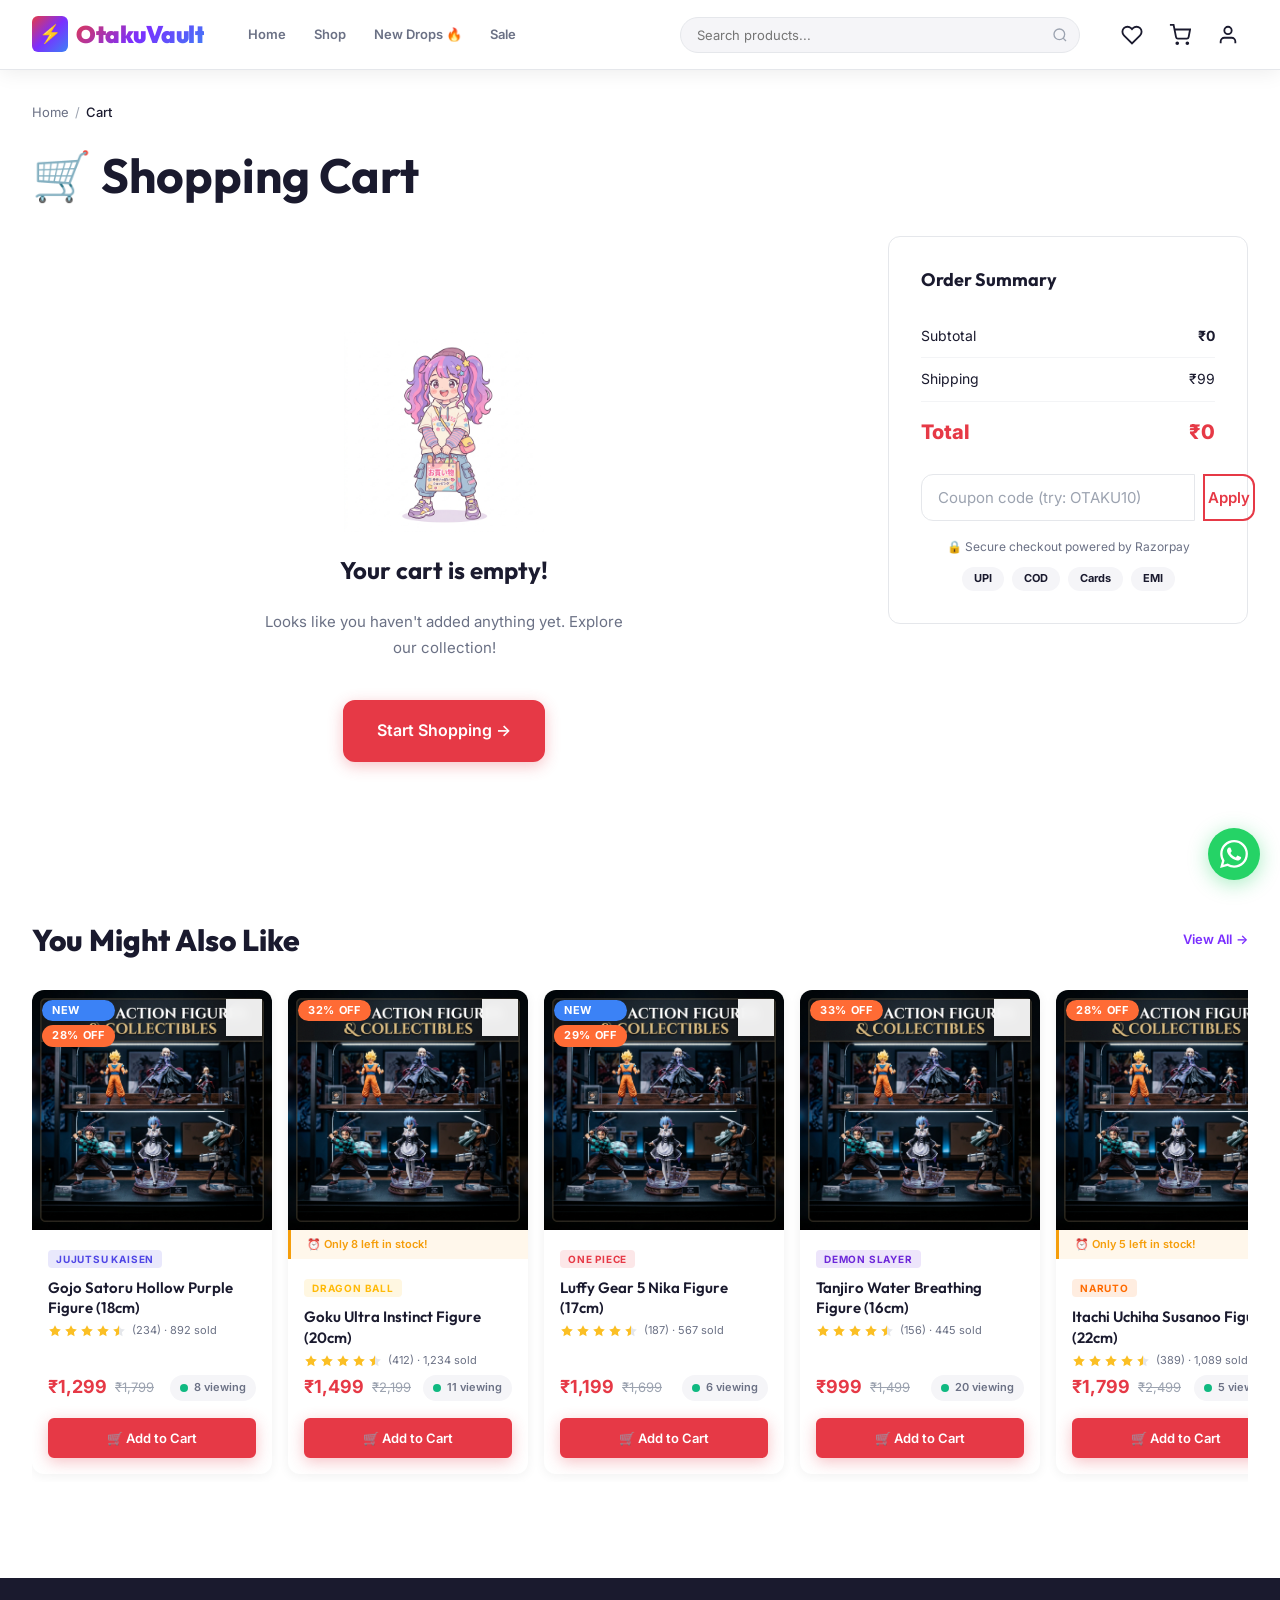
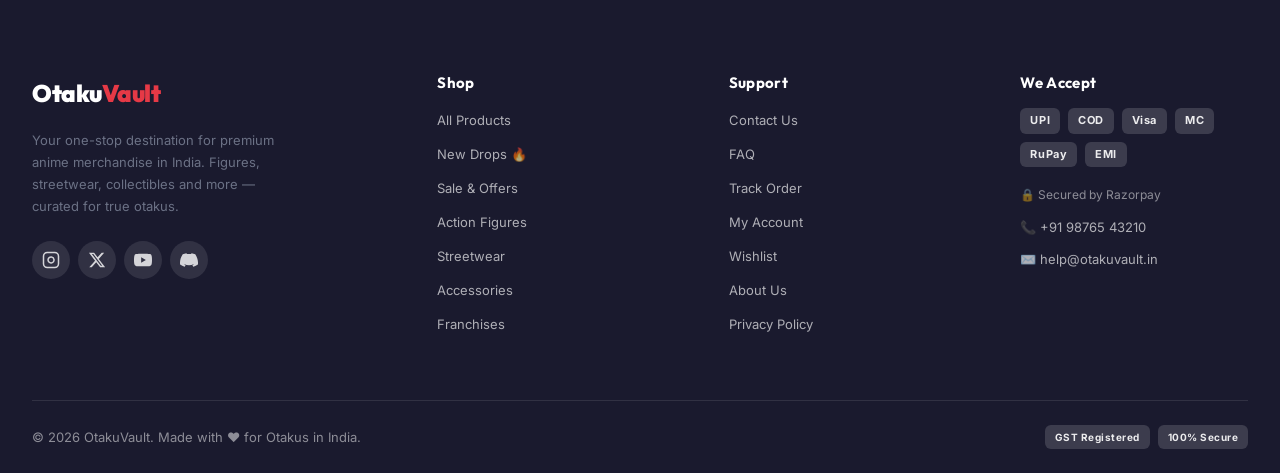
<file: cart.html>
﻿<!DOCTYPE html>
<html lang="en">
<head>
  <meta charset="UTF-8"><meta name="viewport" content="width=device-width, initial-scale=1.0">
  <meta name="description" content="Your OtakuVault shopping cart — review items, apply coupons and checkout.">
  <meta property="og:title" content="Your Cart — OtakuVault">
  <meta property="og:description" content="Review your anime merchandise cart and proceed to checkout. Free shipping above Rs.1,500.">
  <meta property="og:type" content="website">
  <meta property="og:image" content="assets/images/hero_banner.png">
  <title>Cart — OtakuVault</title>
  <link rel="icon" href="data:image/svg+xml,<svg xmlns='http://www.w3.org/2000/svg' viewBox='0 0 100 100'><text y='.9em' font-size='90'>⚡</text></svg>">
  <link rel="stylesheet" href="styles/main.css"><link rel="stylesheet" href="styles/animations.css">
  <link rel="stylesheet" href="styles/components.css"><link rel="stylesheet" href="styles/layout.css">
  <style>
    .cart-layout{display:grid;grid-template-columns:1fr 360px;gap:var(--space-xl);align-items:start}
    @media(max-width:900px){.cart-layout{grid-template-columns:1fr}}
    .cart-item{display:grid;grid-template-columns:100px 1fr auto;gap:var(--space-md);align-items:start;padding:var(--space-lg);border:1.5px solid var(--border-color);border-radius:var(--radius-md);background:var(--bg-card);transition:border-color var(--transition-fast)}
    .cart-item:hover{border-color:var(--accent-purple)}
    @media(max-width:600px){.cart-item{grid-template-columns:80px 1fr;gap:var(--space-sm)}}
    .cart-img{width:100px;height:100px;object-fit:cover;border-radius:var(--radius-sm)}
    @media(max-width:600px){.cart-img{width:80px;height:80px}}
    .order-summary{background:var(--bg-card);border:1.5px solid var(--border-color);border-radius:var(--radius-md);padding:var(--space-xl);position:sticky;top:calc(var(--nav-height)+16px)}
    .summary-row{display:flex;justify-content:space-between;align-items:center;padding:10px 0;border-bottom:1px solid var(--border-light);font-size:14px}
    .summary-total{font-size:20px;font-weight:800;color:var(--accent-red)}
  </style>
</head>
<body class="page-wrapper">
<nav class="navbar" role="navigation"><div class="navbar__inner">
  <a href="index.html" class="navbar__logo"><div class="navbar__logo-icon">⚡</div><span class="navbar__logo-text">OtakuVault</span></a>
  <nav class="navbar__links"><a href="index.html" class="navbar__link">Home</a><a href="shop.html" class="navbar__link">Shop</a><a href="new-drops.html" class="navbar__link">New Drops 🔥</a><a href="sale.html" class="navbar__link">Sale</a></nav>
  <div class="navbar__search" role="search"><input id="navbar-search" class="navbar__search-input" type="search" placeholder="Search products..." autocomplete="off" aria-label="Search"><svg class="navbar__search-icon" viewBox="0 0 24 24" fill="none" stroke="currentColor" stroke-width="2"><circle cx="11" cy="11" r="8"/><line x1="21" y1="21" x2="16.65" y2="16.65"/></svg><div id="search-dropdown" class="search-dropdown"></div></div>
  <div class="navbar__actions">
    <a href="wishlist.html" class="nav-icon-btn" aria-label="Wishlist"><svg viewBox="0 0 24 24" fill="none" stroke="currentColor" stroke-width="2" width="22" height="22"><path d="M20.84 4.61a5.5 5.5 0 0 0-7.78 0L12 5.67l-1.06-1.06a5.5 5.5 0 0 0-7.78 7.78l1.06 1.06L12 21.23l7.78-7.78 1.06-1.06a5.5 5.5 0 0 0 0-7.78z"/></svg><span class="nav-badge" data-wishlist-badge style="display:none">0</span></a>
    <a href="cart.html" class="nav-icon-btn" aria-label="Cart"><svg viewBox="0 0 24 24" fill="none" stroke="currentColor" stroke-width="2" width="22" height="22"><circle cx="9" cy="21" r="1"/><circle cx="20" cy="21" r="1"/><path d="M1 1h4l2.68 13.39a2 2 0 0 0 2 1.61h9.72a2 2 0 0 0 2-1.61L23 6H6"/></svg><span class="nav-badge" data-cart-badge style="display:none">0</span></a>
    <a href="account.html" class="nav-icon-btn" aria-label="Account"><svg viewBox="0 0 24 24" fill="none" stroke="currentColor" stroke-width="2" width="22" height="22"><path d="M20 21v-2a4 4 0 0 0-4-4H8a4 4 0 0 0-4 4v2"/><circle cx="12" cy="7" r="4"/></svg></a>
    <button class="hamburger" id="hamburger" aria-label="Open menu"><span></span><span></span><span></span></button>
  </div>
</div></nav>
<div class="mobile-menu__overlay" id="mobile-menu-overlay"></div>
<aside class="mobile-menu" id="mobile-menu" role="dialog" aria-modal="true"><div class="mobile-menu__header"><div class="navbar__logo"><div class="navbar__logo-icon">⚡</div><span class="navbar__logo-text">OtakuVault</span></div><button class="mobile-menu__close" id="mobile-menu-close"><svg width="18" height="18" viewBox="0 0 24 24" fill="none" stroke="currentColor" stroke-width="2.5"><line x1="18" y1="6" x2="6" y2="18"/><line x1="6" y1="6" x2="18" y2="18"/></svg></button></div><nav class="mobile-menu__nav"><a href="index.html" class="mobile-menu__link">🏠 Home</a><a href="shop.html" class="mobile-menu__link">🛍️ Shop All</a><a href="new-drops.html" class="mobile-menu__link">🔥 New Drops</a><a href="wishlist.html" class="mobile-menu__link">❤️ Wishlist</a></nav></aside>

<main class="page-main">
<div class="container" style="padding-top:var(--space-xl);padding-bottom:var(--space-4xl)">
  <nav class="breadcrumb" aria-label="Breadcrumb"><a href="index.html">Home</a><span class="sep">/</span><span class="current">Cart</span></nav>
  <h1 style="margin-bottom:var(--space-xl)">🛒 Shopping Cart</h1>
  <div class="cart-layout">
    <div id="cart-items-wrap"></div>
    <aside class="order-summary" aria-label="Order summary">
      <h2 style="font-size:18px;margin-bottom:var(--space-lg)">Order Summary</h2>
      <div class="summary-row"><span>Subtotal</span><strong id="sum-subtotal">₹0</strong></div>
      <div class="summary-row"><span>Shipping</span><span id="sum-shipping">₹99</span></div>
      <div class="summary-row" id="sum-discount-row" style="display:none;color:var(--success)"><span>Discount (OTAKU10)</span><span id="sum-discount">-₹0</span></div>
      <div class="summary-row" style="border-bottom:none;padding-top:14px"><span class="summary-total">Total</span><span class="summary-total" id="sum-total">₹0</span></div>
      <div style="margin:var(--space-md) 0">
        <div class="coupon-input-wrap">
          <input class="form-input" type="text" id="coupon-input" placeholder="Coupon code (try: OTAKU10)" aria-label="Coupon code">
          <button class="btn btn-outlined" onclick="applyCoupon()">Apply</button>
        </div>
      </div>
      <a href="checkout.html" class="btn btn-primary btn-full btn-lg" id="checkout-btn">Proceed to Checkout →</a>
      <p style="font-size:12px;text-align:center;color:var(--text-secondary);margin-top:12px">🔒 Secure checkout powered by Razorpay</p>
      <div style="display:flex;justify-content:center;gap:8px;margin-top:10px;flex-wrap:wrap">
        <span style="background:var(--bg-secondary);padding:3px 12px;border-radius:20px;font-size:11px;font-weight:700">UPI</span>
        <span style="background:var(--bg-secondary);padding:3px 12px;border-radius:20px;font-size:11px;font-weight:700">COD</span>
        <span style="background:var(--bg-secondary);padding:3px 12px;border-radius:20px;font-size:11px;font-weight:700">Cards</span>
        <span style="background:var(--bg-secondary);padding:3px 12px;border-radius:20px;font-size:11px;font-weight:700">EMI</span>
      </div>
    </aside>
  </div>
  <section style="margin-top:var(--space-3xl)">
    <div class="section-header"><h2 class="section-title">You Might Also Like</h2><a href="shop.html" class="view-all-link">View All</a></div>
    <div class="carousel-scroll" id="cross-sell-carousel"></div>
  </section>
</div>
</main>

<footer class="footer" role="contentinfo">
  <div class="container">
    <div class="footer__grid">
      <div class="footer__brand">
        <div class="footer__brand-logo">Otaku<span>Vault</span></div>
        <p class="footer__brand-desc">Your one-stop destination for premium anime merchandise in India. Figures, streetwear, collectibles and more — curated for true otakus.</p>
        <div class="footer__social" aria-label="Social media links">
          <a href="#" class="footer__social-link" aria-label="Instagram"><svg viewBox="0 0 24 24" fill="none" stroke="currentColor" stroke-width="2" width="18" height="18"><rect x="2" y="2" width="20" height="20" rx="5" ry="5"/><path d="M16 11.37A4 4 0 1 1 12.63 8 4 4 0 0 1 16 11.37z"/><line x1="17.5" y1="6.5" x2="17.51" y2="6.5"/></svg></a>
          <a href="#" class="footer__social-link" aria-label="Twitter/X"><svg viewBox="0 0 24 24" fill="currentColor" width="18" height="18"><path d="M18.244 2.25h3.308l-7.227 8.26 8.502 11.24H16.17l-5.214-6.817L4.99 21.75H1.68l7.73-8.835L1.254 2.25H8.08l4.713 6.231zm-1.161 17.52h1.833L7.084 4.126H5.117z"/></svg></a>
          <a href="#" class="footer__social-link" aria-label="YouTube"><svg viewBox="0 0 24 24" fill="currentColor" width="18" height="18"><path d="M23.498 6.186a3.016 3.016 0 0 0-2.122-2.136C19.505 3.545 12 3.545 12 3.545s-7.505 0-9.377.505A3.017 3.017 0 0 0 .502 6.186C0 8.07 0 12 0 12s0 3.93.502 5.814a3.016 3.016 0 0 0 2.122 2.136c1.871.505 9.376.505 9.376.505s7.505 0 9.377-.505a3.015 3.015 0 0 0 2.122-2.136C24 15.93 24 12 24 12s0-3.93-.502-5.814zM9.545 15.568V8.432L15.818 12l-6.273 3.568z"/></svg></a>
          <a href="#" class="footer__social-link" aria-label="Discord"><svg viewBox="0 0 24 24" fill="currentColor" width="18" height="18"><path d="M20.317 4.37a19.791 19.791 0 0 0-4.885-1.515.074.074 0 0 0-.079.037c-.21.375-.444.864-.608 1.25a18.27 18.27 0 0 0-5.487 0 12.64 12.64 0 0 0-.617-1.25.077.077 0 0 0-.079-.037A19.736 19.736 0 0 0 3.677 4.37a.07.07 0 0 0-.032.027C.533 9.046-.32 13.58.099 18.057.1 18.085.118 18.11.137 18.131a19.942 19.942 0 0 0 5.993 3.03.078.078 0 0 0 .084-.028c.462-.63.874-1.295 1.226-1.994a.076.076 0 0 0-.041-.106 13.107 13.107 0 0 1-1.872-.892.077.077 0 0 1-.008-.128 10.2 10.2 0 0 0 .372-.292.074.074 0 0 1 .077-.01c3.928 1.793 8.18 1.793 12.062 0a.074.074 0 0 1 .078.01c.12.098.246.198.373.292a.077.077 0 0 1-.006.127 12.299 12.299 0 0 1-1.873.892.077.077 0 0 0-.041.107c.36.698.772 1.362 1.225 1.993a.076.076 0 0 0 .084.028 19.839 19.839 0 0 0 6.002-3.03.077.077 0 0 0 .032-.054c.5-5.177-.838-9.674-3.549-13.66a.061.061 0 0 0-.031-.03z"/></svg></a>
        </div>
      </div>
      <div>
        <h3 class="footer__col-title">Shop</h3>
        <ul class="footer__links">
          <li><a href="shop.html" class="footer__link">All Products</a></li>
          <li><a href="new-drops.html" class="footer__link">New Drops 🔥</a></li>
          <li><a href="sale.html" class="footer__link">Sale & Offers</a></li>
          <li><a href="shop.html?category=figures" class="footer__link">Action Figures</a></li>
          <li><a href="shop.html?category=apparel" class="footer__link">Streetwear</a></li>
          <li><a href="shop.html?category=accessories" class="footer__link">Accessories</a></li>
          <li><a href="franchise.html" class="footer__link">Franchises</a></li>
        </ul>
      </div>
      <div>
        <h3 class="footer__col-title">Support</h3>
        <ul class="footer__links">
          <li><a href="contact.html" class="footer__link">Contact Us</a></li>
          <li><a href="faq.html" class="footer__link">FAQ</a></li>
          <li><a href="tracking.html" class="footer__link">Track Order</a></li>
          <li><a href="account.html" class="footer__link">My Account</a></li>
          <li><a href="wishlist.html" class="footer__link">Wishlist</a></li>
          <li><a href="about.html" class="footer__link">About Us</a></li>
          <li><a href="#" class="footer__link">Privacy Policy</a></li>
        </ul>
      </div>
      <div>
        <h3 class="footer__col-title">We Accept</h3>
        <div style="display:flex;flex-direction:column;gap:10px">
          <div style="display:flex;flex-wrap:wrap;gap:8px">
            <span class="footer__payment-badge">UPI</span>
            <span class="footer__payment-badge">COD</span>
            <span class="footer__payment-badge">Visa</span>
            <span class="footer__payment-badge">MC</span>
            <span class="footer__payment-badge">RuPay</span>
            <span class="footer__payment-badge">EMI</span>
          </div>
          <p style="font-size:12px;color:rgba(255,255,255,0.5);margin-top:8px">🔒 Secured by Razorpay</p>
          <p style="font-size:13px;color:rgba(255,255,255,0.65)">📞 +91 98765 43210</p>
          <p style="font-size:13px;color:rgba(255,255,255,0.65)">✉️ help@otakuvault.in</p>
        </div>
      </div>
    </div>
    <div class="footer__bottom">
      <p class="footer__copyright">© 2026 OtakuVault. Made with ❤️ for Otakus in India.</p>
      <div class="footer__payment">
        <span class="footer__payment-badge" style="font-size:10px">GST Registered</span>
        <span class="footer__payment-badge" style="font-size:10px">100% Secure</span>
      </div>
    </div>
  </div>
</footer>
<button class="back-to-top" id="back-to-top" aria-label="Back to top"><svg viewBox="0 0 24 24" fill="none" stroke="currentColor" stroke-width="2.5" width="20" height="20"><polyline points="18 15 12 9 6 15"/></svg></button>
<a href="https://wa.me/919876543210" class="whatsapp-float" aria-label="WhatsApp" target="_blank" rel="noopener"><svg viewBox="0 0 24 24" fill="currentColor" width="28" height="28"><path d="M17.472 14.382c-.297-.149-1.758-.867-2.03-.967-.273-.099-.471-.148-.67.15-.197.297-.767.966-.94 1.164-.173.199-.347.223-.644.075-.297-.15-1.255-.463-2.39-1.475-.883-.788-1.48-1.761-1.653-2.059-.173-.297-.018-.458.13-.606.134-.133.298-.347.446-.52.149-.174.198-.298.298-.497.099-.198.05-.371-.025-.52-.075-.149-.669-1.612-.916-2.207-.242-.579-.487-.5-.669-.51-.173-.008-.371-.01-.57-.01-.198 0-.52.074-.792.372-.272.297-1.04 1.016-1.04 2.479 0 1.462 1.065 2.875 1.213 3.074.149.198 2.096 3.2 5.077 4.487.709.306 1.262.489 1.694.625.712.227 1.36.195 1.871.118.571-.085 1.758-.719 2.006-1.413.248-.694.248-1.289.173-1.413-.074-.124-.272-.198-.57-.347m-5.421 7.403h-.004a9.87 9.87 0 0 1-5.031-1.378l-.361-.214-3.741.982.998-3.648-.235-.374a9.86 9.86 0 0 1-1.51-5.26c.001-5.45 4.436-9.884 9.888-9.884 2.64 0 5.122 1.03 6.988 2.898a9.825 9.825 0 0 1 2.893 6.994c-.003 5.45-4.437 9.884-9.885 9.884m8.413-18.297A11.815 11.815 0 0 0 12.05 0C5.495 0 .16 5.335.157 11.892c0 2.096.547 4.142 1.588 5.945L.057 24l6.305-1.654a11.882 11.882 0 0 0 5.683 1.448h.005c6.554 0 11.89-5.335 11.893-11.893a11.821 11.821 0 0 0-3.48-8.413Z"/></svg></a>
<nav class="bottom-nav"><div class="bottom-nav__inner">
  <a href="index.html" class="bottom-nav__item"><svg viewBox="0 0 24 24" fill="none" stroke="currentColor" stroke-width="2" width="22" height="22"><path d="M3 9l9-7 9 7v11a2 2 0 0 1-2 2H5a2 2 0 0 1-2-2z"/><polyline points="9 22 9 12 15 12 15 22"/></svg><span>Home</span></a>
  <a href="shop.html" class="bottom-nav__item"><svg viewBox="0 0 24 24" fill="none" stroke="currentColor" stroke-width="2" width="22" height="22"><circle cx="9" cy="21" r="1"/><circle cx="20" cy="21" r="1"/><path d="M1 1h4l2.68 13.39a2 2 0 0 0 2 1.61h9.72a2 2 0 0 0 2-1.61L23 6H6"/></svg><span>Shop</span></a>
  <a href="cart.html" class="bottom-nav__item active"><svg viewBox="0 0 24 24" fill="none" stroke="currentColor" stroke-width="2" width="22" height="22"><path d="M6 2L3 6v14a2 2 0 0 0 2 2h14a2 2 0 0 0 2-2V6l-3-4z"/><line x1="3" y1="6" x2="21" y2="6"/></svg><span>Cart</span><span class="nav-badge" data-cart-badge style="display:none">0</span></a>
  <a href="wishlist.html" class="bottom-nav__item"><svg viewBox="0 0 24 24" fill="none" stroke="currentColor" stroke-width="2" width="22" height="22"><path d="M20.84 4.61a5.5 5.5 0 0 0-7.78 0L12 5.67l-1.06-1.06a5.5 5.5 0 0 0-7.78 7.78l1.06 1.06L12 21.23l7.78-7.78 1.06-1.06a5.5 5.5 0 0 0 0-7.78z"/></svg><span>Wishlist</span></a>
  <a href="account.html" class="bottom-nav__item"><svg viewBox="0 0 24 24" fill="none" stroke="currentColor" stroke-width="2" width="22" height="22"><path d="M20 21v-2a4 4 0 0 0-4-4H8a4 4 0 0 0-4 4v2"/><circle cx="12" cy="7" r="4"/></svg><span>Account</span></a>
</div></nav>

<script src="js/data.js"></script><script src="js/core.js"></script><script src="js/ui.js"></script>
<script>
var appliedCoupon = null;

function buildCartItemHTML(item) {
  return '<div class="cart-item" data-key="' + item.key + '">' +
    '<img src="' + item.image + '" class="cart-img" alt="' + item.name + '" loading="lazy">' +
    '<div>' +
      '<span class="badge badge-franchise franchise-' + item.franchise + '" style="margin-bottom:6px;display:inline-block">' + item.franchiseName + '</span>' +
      '<div style="font-weight:700;font-size:14px;margin-bottom:4px;line-height:1.3">' + item.name + '</div>' +
      (item.size ? '<div style="font-size:12px;color:var(--text-secondary)">Size: <strong>' + item.size + '</strong></div>' : '') +
      '<div style="display:flex;align-items:center;gap:12px;margin-top:10px;flex-wrap:wrap">' +
        '<div class="qty-selector">' +
          '<button class="qty-btn" onclick="adjustQty(\'' + item.key + '\',' + (item.qty - 1) + ')" aria-label="Decrease">−</button>' +
          '<span class="qty-input" style="display:flex;align-items:center;justify-content:center">' + item.qty + '</span>' +
          '<button class="qty-btn" onclick="adjustQty(\'' + item.key + '\',' + (item.qty + 1) + ')" aria-label="Increase">+</button>' +
        '</div>' +
        '<button onclick="removeItem(\'' + item.key + '\')" style="color:var(--error);font-size:12px;font-weight:600;background:none;border:none;cursor:pointer">🗑 Remove</button>' +
      '</div>' +
    '</div>' +
    '<div style="text-align:right;flex-shrink:0">' +
      '<div class="price-current">' + formatPrice(item.price * item.qty) + '</div>' +
      '<div class="price-original" style="font-size:12px">' + formatPrice(item.originalPrice * item.qty) + '</div>' +
    '</div>' +
  '</div>';
}

function adjustQty(key, qty) { Cart.update(key, qty); renderCart(); }
function removeItem(key) { Cart.remove(key); renderCart(); }

function renderCart() {
  var wrap = document.getElementById('cart-items-wrap');
  var checkoutBtn = document.getElementById('checkout-btn');
  if (!wrap) return;
  if (!Cart.items.length) {
    wrap.innerHTML = '<div class="empty-state"><img src="assets/images/newsletter_character.png" class="empty-state__image" alt="Empty cart"><h2 class="empty-state__title">Your cart is empty!</h2><p class="empty-state__text">Looks like you haven\'t added anything yet. Explore our collection!</p><a href="shop.html" class="btn btn-primary btn-lg" style="margin-top:16px">Start Shopping →</a></div>';
    if (checkoutBtn) checkoutBtn.style.display = 'none';
    return;
  }
  if (checkoutBtn) checkoutBtn.style.display = '';
  wrap.innerHTML = '<div style="display:flex;flex-direction:column;gap:var(--space-md)">' + Cart.items.map(buildCartItemHTML).join('') + '</div>';
  updateSummary();
}

function updateSummary() {
  var discount = appliedCoupon ? Math.round(Cart.subtotal * 0.1) : 0;
  var discRow = document.getElementById('sum-discount-row');
  document.getElementById('sum-subtotal').textContent = formatPrice(Cart.subtotal);
  document.getElementById('sum-shipping').textContent = Cart.subtotal >= 1500 ? 'FREE 🎉' : '₹99';
  document.getElementById('sum-total').textContent = formatPrice(Cart.subtotal + Cart.shipping - discount);
  if (discRow) discRow.style.display = discount ? '' : 'none';
  var discEl = document.getElementById('sum-discount');
  if (discEl) discEl.textContent = '-' + formatPrice(discount);
}

function applyCoupon() {
  var code = document.getElementById('coupon-input').value.trim().toUpperCase();
  if (code === 'OTAKU10') {
    appliedCoupon = code;
    Toast.success('Coupon OTAKU10 applied! 10% discount added. 🎉', 'Coupon Applied');
    updateSummary();
  } else {
    Toast.error('Invalid coupon code. Try OTAKU10!', 'Invalid Code');
  }
}
window.applyCoupon = applyCoupon;
window.adjustQty = adjustQty;
window.removeItem = removeItem;

function renderCrossSell() {
  var el = document.getElementById('cross-sell-carousel');
  if (!el || !window.PRODUCTS) return;
  var cartIds = Cart.items.map(function(i) { return i.id; });
  var suggestions = window.PRODUCTS.filter(function(p) { return !cartIds.includes(p.id); }).slice(0, 8);
  el.innerHTML = suggestions.map(function(p) { return buildProductCard(p, { cardWidth: '240px' }); }).join('');
}

window.addEventListener('cartUpdated', renderCart);
document.addEventListener('DOMContentLoaded', function() { renderCart(); renderCrossSell(); });
</script>
</body>
</html>
</file>
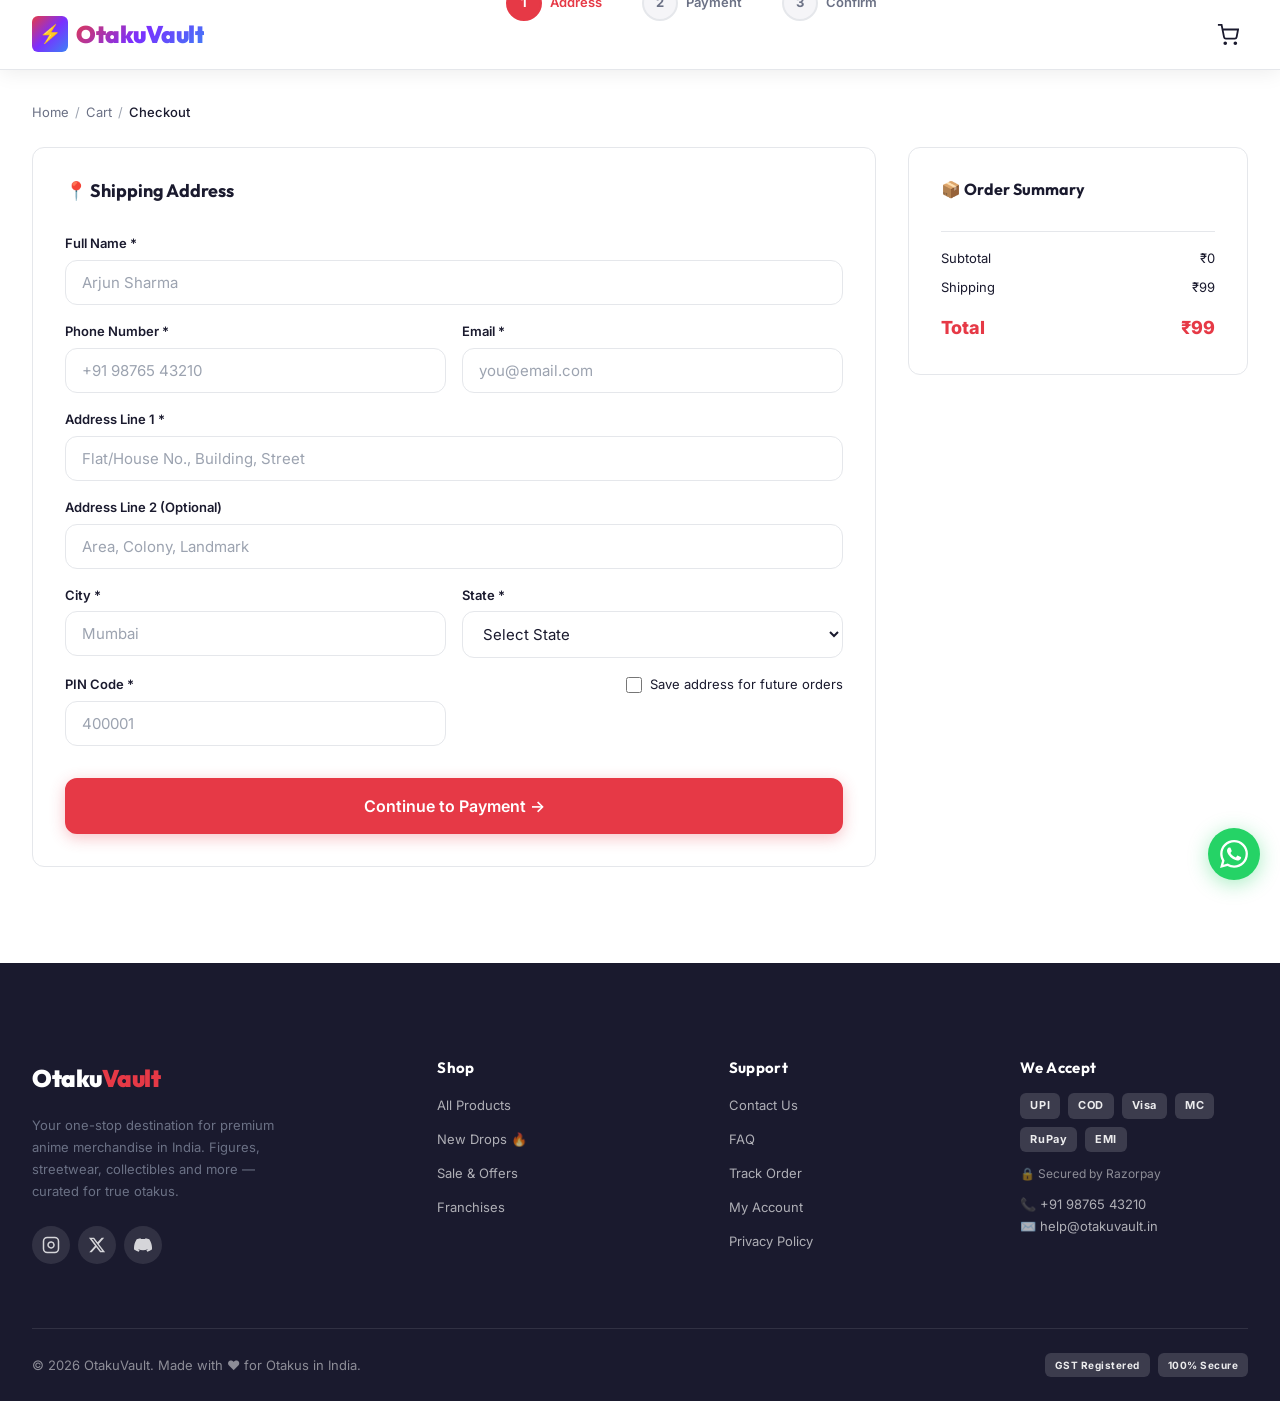
<file: checkout.html>
<!DOCTYPE html>
<html lang="en">
<head>
  <meta charset="UTF-8"><meta name="viewport" content="width=device-width, initial-scale=1.0">
  <meta name="description" content="Checkout securely on OtakuVault. Enter your shipping address and choose payment method.">
  <meta property="og:title" content="Checkout — OtakuVault">
  <meta property="og:description" content="Complete your OtakuVault order. Secure checkout with UPI, Cards, COD.">
  <meta property="og:type" content="website">
  <meta property="og:image" content="assets/images/hero_banner.png">
  <title>Checkout — OtakuVault</title>
  <link rel="icon" href="data:image/svg+xml,<svg xmlns='http://www.w3.org/2000/svg' viewBox='0 0 100 100'><text y='.9em' font-size='90'>⚡</text></svg>">
  <link rel="stylesheet" href="styles/main.css"><link rel="stylesheet" href="styles/animations.css"><link rel="stylesheet" href="styles/components.css"><link rel="stylesheet" href="styles/layout.css">
  <style>
    .checkout-layout{display:grid;grid-template-columns:1fr 340px;gap:var(--space-xl);align-items:start}
    @media(max-width:900px){.checkout-layout{grid-template-columns:1fr}}
    .checkout-form-card{background:var(--bg-card);border:1.5px solid var(--border-color);border-radius:var(--radius-md);padding:var(--space-xl)}
    .payment-option{cursor:pointer}
    .payment-option input{display:none}
    .payment-option .radio-card{transition:all var(--transition-fast)}
    .payment-option input:checked + .radio-card{border-color:var(--accent-red);background:rgba(230,57,70,0.03)}
    .step-panel{display:none}.step-panel.active{display:block;animation:fadeIn 0.3s ease}
    .order-mini-card{background:var(--bg-secondary);border-radius:var(--radius-sm);padding:var(--space-md);display:flex;gap:var(--space-md);align-items:center;border:1px solid var(--border-light)}
  </style>
</head>
<body class="page-wrapper">
<nav class="navbar" role="navigation"><div class="navbar__inner">
  <a href="index.html" class="navbar__logo"><div class="navbar__logo-icon">⚡</div><span class="navbar__logo-text">OtakuVault</span></a>
  <div style="flex:1;display:flex;justify-content:center">
    <div class="steps" style="max-width:400px;width:100%">
      <div class="step active" id="step-1"><div class="step-num">1</div><div class="step-label">Address</div></div>
      <div class="step" id="step-2"><div class="step-num">2</div><div class="step-label">Payment</div></div>
      <div class="step" id="step-3"><div class="step-num">3</div><div class="step-label">Confirm</div></div>
    </div>
  </div>
  <a href="cart.html" class="nav-icon-btn" aria-label="Back to cart" title="Back to Cart">
    <svg viewBox="0 0 24 24" fill="none" stroke="currentColor" stroke-width="2" width="22" height="22"><circle cx="9" cy="21" r="1"/><circle cx="20" cy="21" r="1"/><path d="M1 1h4l2.68 13.39a2 2 0 0 0 2 1.61h9.72a2 2 0 0 0 2-1.61L23 6H6"/></svg>
    <span class="nav-badge" data-cart-badge style="display:none">0</span>
  </a>
</div></nav>

<main class="page-main">
<div class="container" style="padding-top:var(--space-xl);padding-bottom:var(--space-4xl)">
  <nav class="breadcrumb" aria-label="Breadcrumb"><a href="index.html">Home</a><span class="sep">/</span><a href="cart.html">Cart</a><span class="sep">/</span><span class="current">Checkout</span></nav>

  <div class="checkout-layout">
    <!-- Left: Forms -->
    <div style="display:flex;flex-direction:column;gap:var(--space-lg)">

      <!-- Step 1: Address -->
      <div class="checkout-form-card step-panel active" id="panel-1">
        <h2 style="font-size:18px;margin-bottom:var(--space-xl);display:flex;align-items:center;gap:8px">📍 Shipping Address</h2>
        <form id="address-form" style="display:grid;grid-template-columns:1fr 1fr;gap:var(--space-md)" novalidate>
          <div class="form-group" style="grid-column:1/-1">
            <label class="form-label" for="full-name">Full Name *</label>
            <input class="form-input" type="text" id="full-name" placeholder="Arjun Sharma" required autocomplete="name">
          </div>
          <div class="form-group">
            <label class="form-label" for="phone">Phone Number *</label>
            <input class="form-input" type="tel" id="phone" placeholder="+91 98765 43210" required autocomplete="tel">
          </div>
          <div class="form-group">
            <label class="form-label" for="email">Email *</label>
            <input class="form-input" type="email" id="email" placeholder="you@email.com" required autocomplete="email">
          </div>
          <div class="form-group" style="grid-column:1/-1">
            <label class="form-label" for="address">Address Line 1 *</label>
            <input class="form-input" type="text" id="address" placeholder="Flat/House No., Building, Street" required autocomplete="street-address">
          </div>
          <div class="form-group" style="grid-column:1/-1">
            <label class="form-label" for="address2">Address Line 2 (Optional)</label>
            <input class="form-input" type="text" id="address2" placeholder="Area, Colony, Landmark">
          </div>
          <div class="form-group">
            <label class="form-label" for="city">City *</label>
            <input class="form-input" type="text" id="city" placeholder="Mumbai" required autocomplete="address-level2">
          </div>
          <div class="form-group">
            <label class="form-label" for="state">State *</label>
            <select class="form-select" id="state" required autocomplete="address-level1">
              <option value="">Select State</option>
              <option>Maharashtra</option><option>Delhi</option><option>Karnataka</option><option>Tamil Nadu</option>
              <option>Telangana</option><option>Gujarat</option><option>Rajasthan</option><option>Uttar Pradesh</option>
              <option>West Bengal</option><option>Kerala</option><option>Punjab</option><option>Haryana</option>
            </select>
          </div>
          <div class="form-group">
            <label class="form-label" for="pincode">PIN Code *</label>
            <input class="form-input" type="text" id="pincode" placeholder="400001" pattern="[0-9]{6}" required autocomplete="postal-code">
          </div>
          <div class="form-group" style="display:flex;align-items:flex-end">
            <label style="display:flex;align-items:center;gap:8px;cursor:pointer;font-size:13px">
              <input type="checkbox" style="accent-color:var(--accent-red);width:16px;height:16px"> Save address for future orders
            </label>
          </div>
        </form>
        <div style="margin-top:var(--space-xl)">
          <button class="btn btn-primary btn-lg" onclick="goToStep(2)" style="width:100%">Continue to Payment →</button>
        </div>
      </div>

      <!-- Step 2: Payment -->
      <div class="checkout-form-card step-panel" id="panel-2">
        <h2 style="font-size:18px;margin-bottom:var(--space-xl)">💳 Payment Method</h2>
        <div style="display:flex;flex-direction:column;gap:var(--space-sm)">
          <label class="payment-option">
            <input type="radio" name="payment" value="upi" checked>
            <div class="radio-card selected" style="border-color:var(--accent-red)">
              <span style="font-size:1.4em">📱</span>
              <div><div style="font-weight:700">UPI</div><div style="font-size:12px;color:var(--text-secondary)">Google Pay, PhonePe, Paytm, BHIM</div></div>
            </div>
          </label>
          <label class="payment-option">
            <input type="radio" name="payment" value="card">
            <div class="radio-card">
              <span style="font-size:1.4em">💳</span>
              <div><div style="font-weight:700">Credit / Debit Card</div><div style="font-size:12px;color:var(--text-secondary)">Visa, Mastercard, RuPay</div></div>
            </div>
          </label>
          <label class="payment-option">
            <input type="radio" name="payment" value="netbanking">
            <div class="radio-card">
              <span style="font-size:1.4em">🏦</span>
              <div><div style="font-weight:700">Net Banking</div><div style="font-size:12px;color:var(--text-secondary)">All major Indian banks</div></div>
            </div>
          </label>
          <label class="payment-option">
            <input type="radio" name="payment" value="cod">
            <div class="radio-card">
              <span style="font-size:1.4em">💵</span>
              <div><div style="font-weight:700">Cash on Delivery <span class="badge badge-sale" style="font-size:9px;padding:1px 6px;animation:none">+₹49 fee</span></div><div style="font-size:12px;color:var(--text-secondary)">Available for orders under ₹2,999</div></div>
            </div>
          </label>
          <label class="payment-option">
            <input type="radio" name="payment" value="emi">
            <div class="radio-card">
              <span style="font-size:1.4em">📅</span>
              <div><div style="font-weight:700">EMI (No-Cost)</div><div style="font-size:12px;color:var(--text-secondary)">0% interest on HDFC, ICICI, SBI cards</div></div>
            </div>
          </label>
        </div>
        <div style="margin-top:var(--space-xl);display:flex;gap:var(--space-md)">
          <button class="btn btn-ghost" onclick="goToStep(1)">← Back</button>
          <button class="btn btn-primary btn-lg" onclick="goToStep(3)" style="flex:1">Review Order →</button>
        </div>
      </div>

      <!-- Step 3: Confirmation -->
      <div class="checkout-form-card step-panel" id="panel-3">
        <h2 style="font-size:18px;margin-bottom:var(--space-xl)">✅ Order Review</h2>
        <div id="order-review-items" style="display:flex;flex-direction:column;gap:var(--space-md)"></div>
        <div class="divider"></div>
        <div style="display:flex;justify-content:space-between;font-size:20px;font-weight:800;color:var(--accent-red)">
          <span>Total</span><span id="confirm-total">₹0</span>
        </div>
        <div style="margin-top:var(--space-xl);display:flex;gap:var(--space-md)">
          <button class="btn btn-ghost" onclick="goToStep(2)">← Back</button>
          <button class="btn btn-primary btn-lg ripple-container" onclick="placeOrder()" style="flex:1">Place Order 🎉</button>
        </div>
        <p style="text-align:center;font-size:12px;color:var(--text-secondary);margin-top:12px">By placing your order, you agree to our Terms of Service and Privacy Policy.</p>
      </div>

      <!-- Step 4: Success -->
      <div class="checkout-form-card step-panel" id="panel-4">
        <div style="text-align:center;padding:var(--space-2xl) var(--space-xl)">
          <div style="font-size:5rem;margin-bottom:var(--space-lg)">🎉</div>
          <h2 style="font-size:24px;margin-bottom:var(--space-md)">Order Placed Successfully!</h2>
          <p style="color:var(--text-secondary);margin-bottom:var(--space-xl)">Your anime haul is on its way! You'll receive a confirmation email shortly. Track your order anytime.</p>
          <div style="background:var(--bg-secondary);border-radius:var(--radius-md);padding:var(--space-lg);margin-bottom:var(--space-xl)">
            <div style="font-size:12px;color:var(--text-secondary)">Order ID</div>
            <div style="font-family:var(--font-heading);font-size:20px;font-weight:800;color:var(--accent-purple)" id="order-id-display">OV-2026-XXXXX</div>
          </div>
          <div style="display:flex;gap:12px;justify-content:center;flex-wrap:wrap">
            <a href="tracking.html" class="btn btn-primary">Track My Order 📦</a>
            <a href="shop.html" class="btn btn-outlined-purple">Continue Shopping</a>
          </div>
        </div>
      </div>
    </div>

    <!-- Right: Order Summary -->
    <aside style="background:var(--bg-card);border:1.5px solid var(--border-color);border-radius:var(--radius-md);padding:var(--space-xl);position:sticky;top:calc(var(--nav-height)+16px)">
      <h3 style="font-size:16px;margin-bottom:var(--space-md)">📦 Order Summary</h3>
      <div id="sidebar-order-items" style="display:flex;flex-direction:column;gap:var(--space-sm);margin-bottom:var(--space-md)"></div>
      <div style="border-top:1px solid var(--border-color);padding-top:var(--space-md);display:flex;flex-direction:column;gap:8px">
        <div style="display:flex;justify-content:space-between;font-size:13px"><span>Subtotal</span><span id="sidebar-subtotal">₹0</span></div>
        <div style="display:flex;justify-content:space-between;font-size:13px"><span>Shipping</span><span id="sidebar-shipping">₹99</span></div>
        <div style="display:flex;justify-content:space-between;font-size:18px;font-weight:800;color:var(--accent-red);margin-top:8px"><span>Total</span><span id="sidebar-total">₹0</span></div>
      </div>
      <div style="margin-top:var(--space-md);padding:var(--space-sm) var(--space-md);background:rgba(16,185,129,0.08);border-radius:var(--radius-sm);border-left:3px solid var(--success)">
        <div style="font-size:12px;font-weight:600;color:var(--success)">
          🚚 Free shipping applies!
        </div>
      </div>
    </aside>
  </div>
</div>
</main>

<script src="js/data.js"></script><script src="js/core.js"></script><script src="js/ui.js"></script>
<script>
var currentStep = 1;

function goToStep(n) {
  [1,2,3,4].forEach(function(s) {
    var panel = document.getElementById('panel-' + s);
    var step = document.getElementById('step-' + s);
    if (panel) panel.classList.toggle('active', s === n);
    if (step) {
      step.classList.toggle('active', s === n);
      step.classList.toggle('completed', s < n);
    }
  });
  currentStep = n;
  if (n === 3) renderOrderReview();
  window.scrollTo({top: 0, behavior: 'smooth'});
}

function renderOrderReview() {
  var items = document.getElementById('order-review-items');
  var confirmTotal = document.getElementById('confirm-total');
  if (!items || !Cart) return;
  items.innerHTML = Cart.items.map(function(item) {
    return '<div class="order-mini-card">' +
      '<img src="' + item.image + '" style="width:60px;height:60px;object-fit:cover;border-radius:8px" alt="' + item.name + '">' +
      '<div style="flex:1"><div style="font-weight:600;font-size:13px">' + item.name + '</div>' +
      (item.size ? '<div style="font-size:11px;color:var(--text-secondary)">Size: ' + item.size + '</div>' : '') +
      '<div style="font-size:11px;color:var(--text-secondary)">Qty: ' + item.qty + '</div></div>' +
      '<div style="font-weight:700;color:var(--accent-red)">' + formatPrice(item.price * item.qty) + '</div>' +
    '</div>';
  }).join('');
  if (confirmTotal) confirmTotal.textContent = formatPrice(Cart.total);
}

function renderSidebarSummary() {
  var items = document.getElementById('sidebar-order-items');
  if (!items || !Cart) return;
  items.innerHTML = Cart.items.map(function(item) {
    return '<div style="display:flex;gap:10px;align-items:center">' +
      '<img src="' + item.image + '" style="width:44px;height:44px;object-fit:cover;border-radius:6px" alt="' + item.name + '">' +
      '<div style="flex:1;font-size:12px;font-weight:600;line-height:1.3">' + item.name.substring(0,30) + (item.name.length > 30 ? '...' : '') + '</div>' +
      '<div style="font-size:13px;font-weight:700;color:var(--accent-red)">' + formatPrice(item.price * item.qty) + '</div>' +
    '</div>';
  }).join('');
  document.getElementById('sidebar-subtotal').textContent = formatPrice(Cart.subtotal);
  document.getElementById('sidebar-shipping').textContent = Cart.subtotal >= 1500 ? 'FREE 🎉' : '₹99';
  document.getElementById('sidebar-total').textContent = formatPrice(Cart.total);
  var ship = document.querySelector('[id="sidebar-shipping"]')?.closest('div')?.querySelector('[style*="success"]');
  var banner = document.querySelector('[style*="success"]');
  if (banner && Cart.subtotal < 1500) banner.style.display = 'none';
}

function placeOrder() {
  var name = document.getElementById('full-name')?.value;
  if (!name) { Toast.warning('Please fill in all required fields!', 'Missing Info'); goToStep(1); return; }
  var orderId = 'OV-2026-' + Math.random().toString(36).substr(2, 8).toUpperCase();
  document.getElementById('order-id-display').textContent = orderId;
  localStorage.setItem('ov_last_order', orderId);
  Cart.clear();
  goToStep(4);
  Toast.success('Order placed successfully! 🎉', 'Order Confirmed');
}

document.addEventListener('DOMContentLoaded', function() {
  renderSidebarSummary();
  // Payment option interaction
  document.querySelectorAll('.payment-option input').forEach(function(radio) {
    radio.addEventListener('change', function() {
      document.querySelectorAll('.payment-option .radio-card').forEach(function(card) {
        card.style.borderColor = '';
        card.style.background = '';
      });
      if (radio.checked) {
        radio.nextElementSibling.style.borderColor = 'var(--accent-red)';
        radio.nextElementSibling.style.background = 'rgba(230,57,70,0.03)';
      }
    });
  });
});
window.goToStep = goToStep;
window.placeOrder = placeOrder;
</script>

<footer class="footer" role="contentinfo">
  <div class="container">
    <div class="footer__grid">
      <div class="footer__brand">
        <div class="footer__brand-logo">Otaku<span>Vault</span></div>
        <p class="footer__brand-desc">Your one-stop destination for premium anime merchandise in India. Figures, streetwear, collectibles and more — curated for true otakus.</p>
        <div class="footer__social">
          <a href="#" class="footer__social-link" aria-label="Instagram"><svg viewBox="0 0 24 24" fill="none" stroke="currentColor" stroke-width="2" width="18" height="18"><rect x="2" y="2" width="20" height="20" rx="5" ry="5"/><path d="M16 11.37A4 4 0 1 1 12.63 8 4 4 0 0 1 16 11.37z"/><line x1="17.5" y1="6.5" x2="17.51" y2="6.5"/></svg></a>
          <a href="#" class="footer__social-link" aria-label="Twitter/X"><svg viewBox="0 0 24 24" fill="currentColor" width="18" height="18"><path d="M18.244 2.25h3.308l-7.227 8.26 8.502 11.24H16.17l-5.214-6.817L4.99 21.75H1.68l7.73-8.835L1.254 2.25H8.08l4.713 6.231zm-1.161 17.52h1.833L7.084 4.126H5.117z"/></svg></a>
          <a href="#" class="footer__social-link" aria-label="Discord"><svg viewBox="0 0 24 24" fill="currentColor" width="18" height="18"><path d="M20.317 4.37a19.791 19.791 0 0 0-4.885-1.515.074.074 0 0 0-.079.037c-.21.375-.444.864-.608 1.25a18.27 18.27 0 0 0-5.487 0 12.64 12.64 0 0 0-.617-1.25.077.077 0 0 0-.079-.037A19.736 19.736 0 0 0 3.677 4.37a.07.07 0 0 0-.032.027C.533 9.046-.32 13.58.099 18.057.1 18.085.118 18.11.137 18.131a19.942 19.942 0 0 0 5.993 3.03.078.078 0 0 0 .084-.028c.462-.63.874-1.295 1.226-1.994a.076.076 0 0 0-.041-.106 13.107 13.107 0 0 1-1.872-.892.077.077 0 0 1-.008-.128 10.2 10.2 0 0 0 .372-.292.074.074 0 0 1 .077-.01c3.928 1.793 8.18 1.793 12.062 0a.074.074 0 0 1 .078.01c.12.098.246.198.373.292a.077.077 0 0 1-.006.127 12.299 12.299 0 0 1-1.873.892.077.077 0 0 0-.041.107c.36.698.772 1.362 1.225 1.993a.076.076 0 0 0 .084.028 19.839 19.839 0 0 0 6.002-3.03.077.077 0 0 0 .032-.054c.5-5.177-.838-9.674-3.549-13.66a.061.061 0 0 0-.031-.03z"/></svg></a>
        </div>
      </div>
      <div>
        <h3 class="footer__col-title">Shop</h3>
        <ul class="footer__links">
          <li><a href="shop.html" class="footer__link">All Products</a></li>
          <li><a href="new-drops.html" class="footer__link">New Drops 🔥</a></li>
          <li><a href="sale.html" class="footer__link">Sale & Offers</a></li>
          <li><a href="franchise.html" class="footer__link">Franchises</a></li>
        </ul>
      </div>
      <div>
        <h3 class="footer__col-title">Support</h3>
        <ul class="footer__links">
          <li><a href="contact.html" class="footer__link">Contact Us</a></li>
          <li><a href="faq.html" class="footer__link">FAQ</a></li>
          <li><a href="tracking.html" class="footer__link">Track Order</a></li>
          <li><a href="account.html" class="footer__link">My Account</a></li>
          <li><a href="#" class="footer__link">Privacy Policy</a></li>
        </ul>
      </div>
      <div>
        <h3 class="footer__col-title">We Accept</h3>
        <div style="display:flex;flex-wrap:wrap;gap:8px;margin-bottom:12px">
          <span class="footer__payment-badge">UPI</span>
          <span class="footer__payment-badge">COD</span>
          <span class="footer__payment-badge">Visa</span>
          <span class="footer__payment-badge">MC</span>
          <span class="footer__payment-badge">RuPay</span>
          <span class="footer__payment-badge">EMI</span>
        </div>
        <p style="font-size:12px;color:rgba(255,255,255,0.5)">🔒 Secured by Razorpay</p>
        <p style="font-size:13px;color:rgba(255,255,255,0.65);margin-top:8px">📞 +91 98765 43210</p>
        <p style="font-size:13px;color:rgba(255,255,255,0.65)">✉️ help@otakuvault.in</p>
      </div>
    </div>
    <div class="footer__bottom">
      <p class="footer__copyright">© 2026 OtakuVault. Made with ❤️ for Otakus in India.</p>
      <div class="footer__payment">
        <span class="footer__payment-badge" style="font-size:10px">GST Registered</span>
        <span class="footer__payment-badge" style="font-size:10px">100% Secure</span>
      </div>
    </div>
  </div>
</footer>

<button class="back-to-top" id="back-to-top" aria-label="Back to top"><svg viewBox="0 0 24 24" fill="none" stroke="currentColor" stroke-width="2.5" width="20" height="20"><polyline points="18 15 12 9 6 15"/></svg></button>

<a href="https://wa.me/919876543210?text=Hi! I need help with my OtakuVault order." class="whatsapp-float" aria-label="Chat on WhatsApp" target="_blank" rel="noopener">
  <svg viewBox="0 0 24 24" fill="currentColor" width="28" height="28"><path d="M17.472 14.382c-.297-.149-1.758-.867-2.03-.967-.273-.099-.471-.148-.67.15-.197.297-.767.966-.94 1.164-.173.199-.347.223-.644.075-.297-.15-1.255-.463-2.39-1.475-.883-.788-1.48-1.761-1.653-2.059-.173-.297-.018-.458.13-.606.134-.133.298-.347.446-.52.149-.174.198-.298.298-.497.099-.198.05-.371-.025-.52-.075-.149-.669-1.612-.916-2.207-.242-.579-.487-.5-.669-.51-.173-.008-.371-.01-.57-.01-.198 0-.52.074-.792.372-.272.297-1.04 1.016-1.04 2.479 0 1.462 1.065 2.875 1.213 3.074.149.198 2.096 3.2 5.077 4.487.709.306 1.262.489 1.694.625.712.227 1.36.195 1.871.118.571-.085 1.758-.719 2.006-1.413.248-.694.248-1.289.173-1.413-.074-.124-.272-.198-.57-.347m-5.421 7.403h-.004a9.87 9.87 0 0 1-5.031-1.378l-.361-.214-3.741.982.998-3.648-.235-.374a9.86 9.86 0 0 1-1.51-5.26c.001-5.45 4.436-9.884 9.888-9.884 2.64 0 5.122 1.03 6.988 2.898a9.825 9.825 0 0 1 2.893 6.994c-.003 5.45-4.437 9.884-9.885 9.884m8.413-18.297A11.815 11.815 0 0 0 12.05 0C5.495 0 .16 5.335.157 11.892c0 2.096.547 4.142 1.588 5.945L.057 24l6.305-1.654a11.882 11.882 0 0 0 5.683 1.448h.005c6.554 0 11.89-5.335 11.893-11.893a11.821 11.821 0 0 0-3.48-8.413Z"/></svg>
</a>

</body>
</html>
</file>
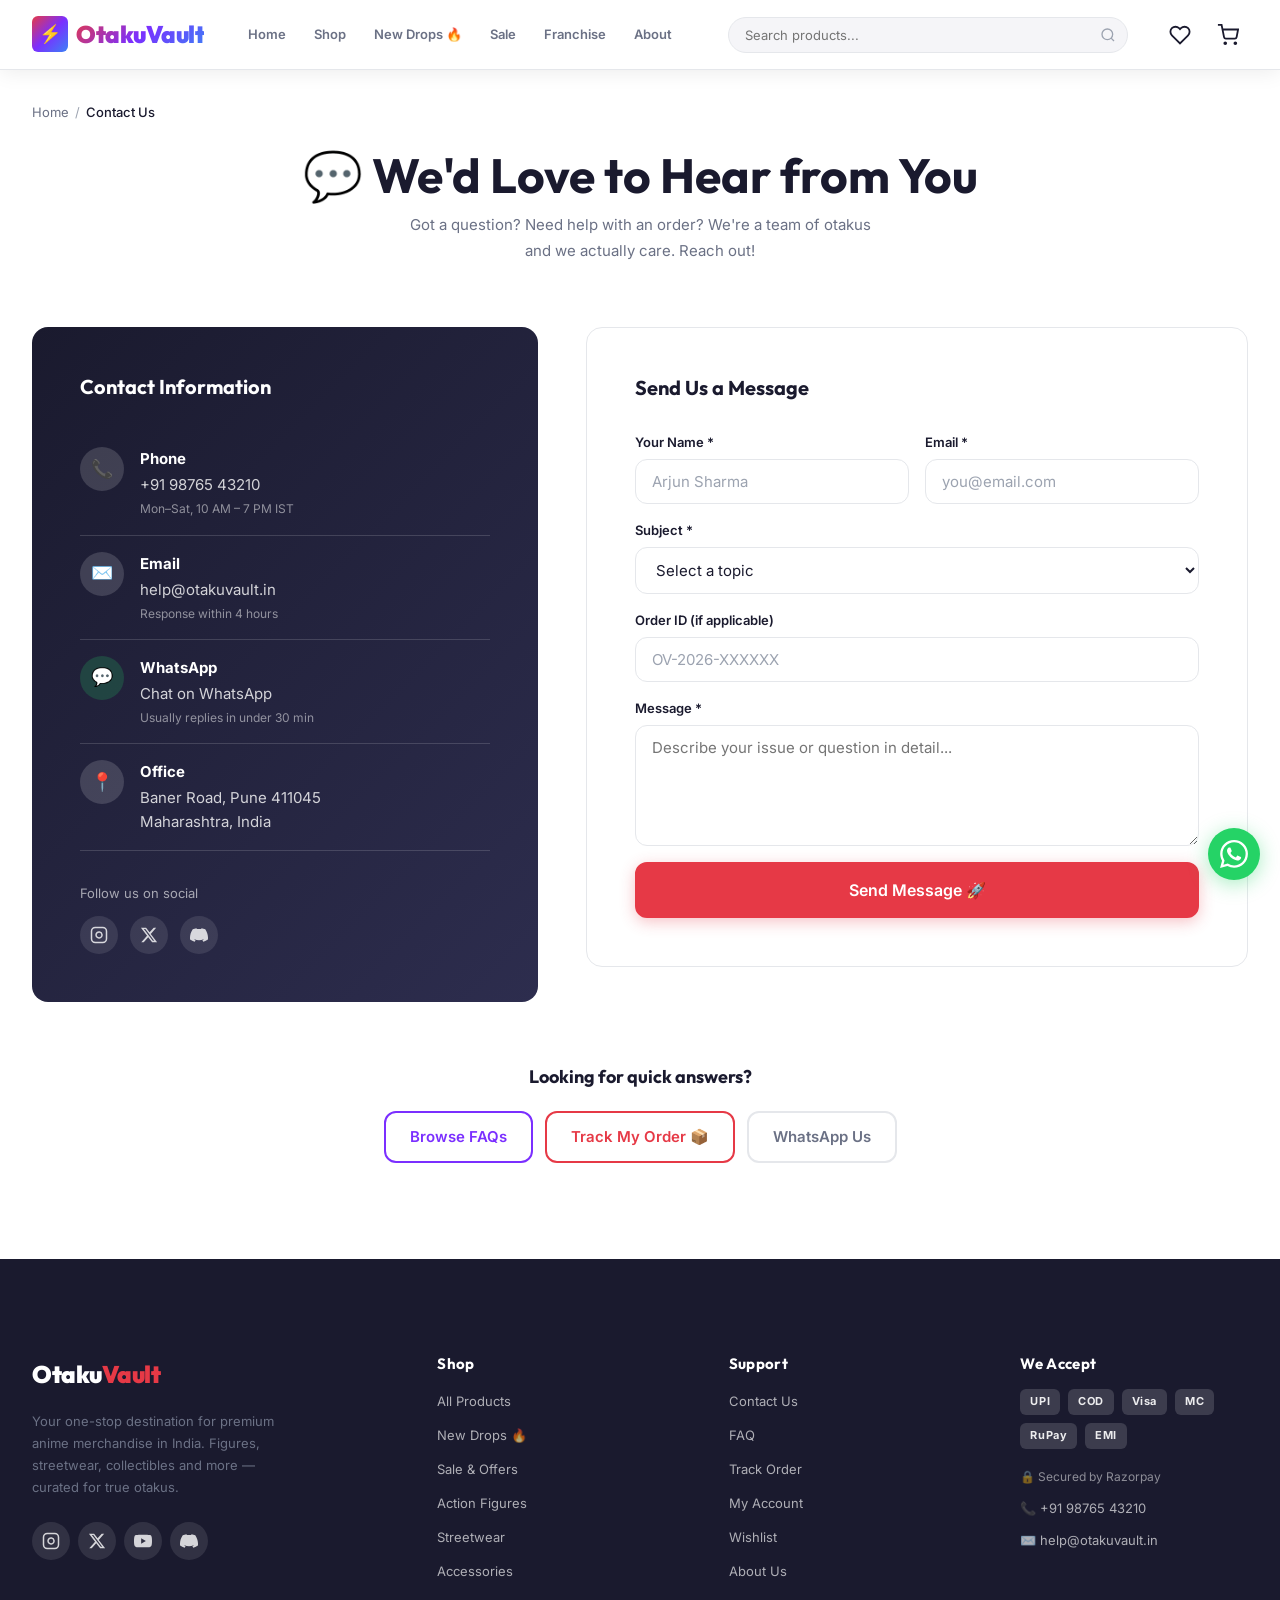
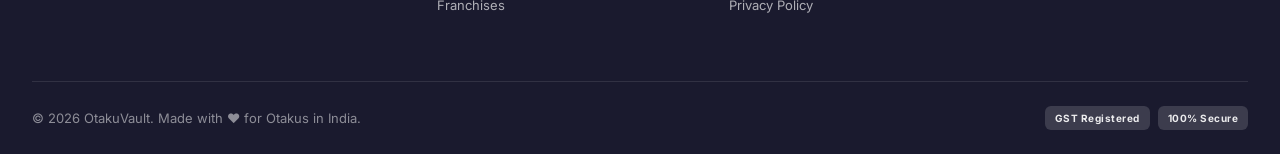
<file: contact.html>
﻿<!DOCTYPE html>
<html lang="en">
<head>
  <meta charset="UTF-8"><meta name="viewport" content="width=device-width, initial-scale=1.0">
  <meta name="description" content="Contact OtakuVault support — we're here to help with your order, returns, or any questions.">
  <meta property="og:title" content="Contact Us — OtakuVault">
  <meta property="og:description" content="Get in touch with OtakuVault support team. We are here to help!">
  <meta property="og:type" content="website">
  <meta property="og:image" content="assets/images/hero_banner.png">
  <title>Contact Us — OtakuVault</title>
  <link rel="icon" href="data:image/svg+xml,<svg xmlns='http://www.w3.org/2000/svg' viewBox='0 0 100 100'><text y='.9em' font-size='90'>⚡</text></svg>">
  <link rel="stylesheet" href="styles/main.css"><link rel="stylesheet" href="styles/animations.css"><link rel="stylesheet" href="styles/components.css"><link rel="stylesheet" href="styles/layout.css">
  <style>
    .contact-grid{display:grid;grid-template-columns:1fr 1fr;gap:var(--space-2xl);align-items:start}
    @media(max-width:768px){.contact-grid{grid-template-columns:1fr}}
    .contact-info-card{background:var(--gradient-hero);border-radius:var(--radius-lg);padding:var(--space-2xl);color:#fff}
    .contact-info-item{display:flex;gap:var(--space-md);align-items:flex-start;padding:var(--space-md) 0;border-bottom:1px solid rgba(255,255,255,0.15)}
    .contact-info-item:last-child{border-bottom:none}
    .contact-info-icon{width:44px;height:44px;border-radius:50%;background:rgba(255,255,255,0.15);display:flex;align-items:center;justify-content:center;flex-shrink:0;font-size:18px}
    .contact-form-card{background:var(--bg-card);border:1.5px solid var(--border-color);border-radius:var(--radius-lg);padding:var(--space-2xl)}
  </style>
</head>
<body class="page-wrapper">
<nav class="navbar" role="navigation"><div class="navbar__inner">
  <a href="index.html" class="navbar__logo"><div class="navbar__logo-icon">⚡</div><span class="navbar__logo-text">OtakuVault</span></a>
  <nav class="navbar__links"><a href="index.html" class="navbar__link">Home</a><a href="shop.html" class="navbar__link">Shop</a><a href="new-drops.html" class="navbar__link">New Drops 🔥</a><a href="sale.html" class="navbar__link">Sale</a><a href="franchise.html" class="navbar__link">Franchise</a><a href="about.html" class="navbar__link">About</a></nav>
  <div class="navbar__search" role="search"><input id="navbar-search" class="navbar__search-input" type="search" placeholder="Search products..." autocomplete="off" aria-label="Search"><svg class="navbar__search-icon" viewBox="0 0 24 24" fill="none" stroke="currentColor" stroke-width="2"><circle cx="11" cy="11" r="8"/><line x1="21" y1="21" x2="16.65" y2="16.65"/></svg><div id="search-dropdown" class="search-dropdown"></div></div>
  <div class="navbar__actions">
    <a href="wishlist.html" class="nav-icon-btn" aria-label="Wishlist"><svg viewBox="0 0 24 24" fill="none" stroke="currentColor" stroke-width="2" width="22" height="22"><path d="M20.84 4.61a5.5 5.5 0 0 0-7.78 0L12 5.67l-1.06-1.06a5.5 5.5 0 0 0-7.78 7.78l1.06 1.06L12 21.23l7.78-7.78 1.06-1.06a5.5 5.5 0 0 0 0-7.78z"/></svg><span class="nav-badge" data-wishlist-badge style="display:none">0</span></a>
    <a href="cart.html" class="nav-icon-btn" aria-label="Cart"><svg viewBox="0 0 24 24" fill="none" stroke="currentColor" stroke-width="2" width="22" height="22"><circle cx="9" cy="21" r="1"/><circle cx="20" cy="21" r="1"/><path d="M1 1h4l2.68 13.39a2 2 0 0 0 2 1.61h9.72a2 2 0 0 0 2-1.61L23 6H6"/></svg><span class="nav-badge" data-cart-badge style="display:none">0</span></a>
    <button class="hamburger" id="hamburger"><span></span><span></span><span></span></button>
  </div>
</div></nav>
<div class="mobile-menu__overlay" id="mobile-menu-overlay"></div>
<aside class="mobile-menu" id="mobile-menu" role="dialog" aria-modal="true"><div class="mobile-menu__header"><div class="navbar__logo"><div class="navbar__logo-icon">⚡</div><span class="navbar__logo-text">OtakuVault</span></div><button class="mobile-menu__close" id="mobile-menu-close"><svg width="18" height="18" viewBox="0 0 24 24" fill="none" stroke="currentColor" stroke-width="2.5"><line x1="18" y1="6" x2="6" y2="18"/><line x1="6" y1="6" x2="18" y2="18"/></svg></button></div><nav class="mobile-menu__nav"><a href="index.html" class="mobile-menu__link">🏠 Home</a><a href="shop.html" class="mobile-menu__link">🛍️ Shop All</a><a href="contact.html" class="mobile-menu__link">💬 Contact</a><a href="faq.html" class="mobile-menu__link">❓ FAQ</a></nav></aside>

<main class="page-main">
<div class="container" style="padding-top:var(--space-xl);padding-bottom:var(--space-4xl)">
  <nav class="breadcrumb" aria-label="Breadcrumb"><a href="index.html">Home</a><span class="sep">/</span><span class="current">Contact Us</span></nav>
  <div style="text-align:center;margin-bottom:var(--space-3xl)">
    <h1 style="margin-bottom:8px">💬 We'd Love to Hear from You</h1>
    <p style="color:var(--text-secondary);max-width:480px;margin:0 auto">Got a question? Need help with an order? We're a team of otakus and we actually care. Reach out!</p>
  </div>

  <div class="contact-grid">
    <!-- Contact Info -->
    <div class="contact-info-card" style="background:linear-gradient(135deg,#1A1A2E,#2D2D4E)">
      <h2 style="color:#fff;font-size:20px;margin-bottom:var(--space-xl)">Contact Information</h2>
      <div class="contact-info-item">
        <div class="contact-info-icon">📞</div>
        <div><div style="font-weight:700;margin-bottom:2px">Phone</div><a href="tel:+919876543210" style="color:rgba(255,255,255,0.8);font-size:15px">+91 98765 43210</a><div style="font-size:12px;color:rgba(255,255,255,0.5);margin-top:2px">Mon–Sat, 10 AM – 7 PM IST</div></div>
      </div>
      <div class="contact-info-item">
        <div class="contact-info-icon">✉️</div>
        <div><div style="font-weight:700;margin-bottom:2px">Email</div><a href="mailto:help@otakuvault.in" style="color:rgba(255,255,255,0.8);font-size:15px">help@otakuvault.in</a><div style="font-size:12px;color:rgba(255,255,255,0.5);margin-top:2px">Response within 4 hours</div></div>
      </div>
      <div class="contact-info-item">
        <div class="contact-info-icon" style="background:rgba(37,211,102,0.2)">💬</div>
        <div><div style="font-weight:700;margin-bottom:2px">WhatsApp</div><a href="https://wa.me/919876543210" target="_blank" rel="noopener" style="color:rgba(255,255,255,0.8);font-size:15px">Chat on WhatsApp</a><div style="font-size:12px;color:rgba(255,255,255,0.5);margin-top:2px">Usually replies in under 30 min</div></div>
      </div>
      <div class="contact-info-item">
        <div class="contact-info-icon">📍</div>
        <div><div style="font-weight:700;margin-bottom:2px">Office</div><div style="color:rgba(255,255,255,0.8);font-size:15px">Baner Road, Pune 411045<br>Maharashtra, India</div></div>
      </div>
      <div style="margin-top:var(--space-xl)">
        <div style="font-size:13px;color:rgba(255,255,255,0.6);margin-bottom:12px">Follow us on social</div>
        <div style="display:flex;gap:12px">
          <a href="#" class="footer__social-link" aria-label="Instagram"><svg viewBox="0 0 24 24" fill="none" stroke="currentColor" stroke-width="2" width="18" height="18"><rect x="2" y="2" width="20" height="20" rx="5" ry="5"/><path d="M16 11.37A4 4 0 1 1 12.63 8 4 4 0 0 1 16 11.37z"/><line x1="17.5" y1="6.5" x2="17.51" y2="6.5"/></svg></a>
          <a href="#" class="footer__social-link" aria-label="Twitter/X"><svg viewBox="0 0 24 24" fill="currentColor" width="18" height="18"><path d="M18.244 2.25h3.308l-7.227 8.26 8.502 11.24H16.17l-5.214-6.817L4.99 21.75H1.68l7.73-8.835L1.254 2.25H8.08l4.713 6.231zm-1.161 17.52h1.833L7.084 4.126H5.117z"/></svg></a>
          <a href="#" class="footer__social-link" aria-label="Discord"><svg viewBox="0 0 24 24" fill="currentColor" width="18" height="18"><path d="M20.317 4.37a19.791 19.791 0 0 0-4.885-1.515.074.074 0 0 0-.079.037c-.21.375-.444.864-.608 1.25a18.27 18.27 0 0 0-5.487 0 12.64 12.64 0 0 0-.617-1.25.077.077 0 0 0-.079-.037A19.736 19.736 0 0 0 3.677 4.37a.07.07 0 0 0-.032.027C.533 9.046-.32 13.58.099 18.057.1 18.085.118 18.11.137 18.131a19.942 19.942 0 0 0 5.993 3.03.078.078 0 0 0 .084-.028c.462-.63.874-1.295 1.226-1.994a.076.076 0 0 0-.041-.106 13.107 13.107 0 0 1-1.872-.892.077.077 0 0 1-.008-.128 10.2 10.2 0 0 0 .372-.292.074.074 0 0 1 .077-.01c3.928 1.793 8.18 1.793 12.062 0a.074.074 0 0 1 .078.01c.12.098.246.198.373.292a.077.077 0 0 1-.006.127 12.299 12.299 0 0 1-1.873.892.077.077 0 0 0-.041.107c.36.698.772 1.362 1.225 1.993a.076.076 0 0 0 .084.028 19.839 19.839 0 0 0 6.002-3.03.077.077 0 0 0 .032-.054c.5-5.177-.838-9.674-3.549-13.66a.061.061 0 0 0-.031-.03z"/></svg></a>
        </div>
      </div>
    </div>

    <!-- Contact Form -->
    <div class="contact-form-card">
      <h2 style="font-size:20px;margin-bottom:var(--space-xl)">Send Us a Message</h2>
      <form id="contact-form" novalidate style="display:flex;flex-direction:column;gap:var(--space-md)">
        <div style="display:grid;grid-template-columns:1fr 1fr;gap:var(--space-md)">
          <div class="form-group"><label class="form-label" for="contact-name">Your Name *</label><input class="form-input" type="text" id="contact-name" placeholder="Arjun Sharma" required autocomplete="name"></div>
          <div class="form-group"><label class="form-label" for="contact-email">Email *</label><input class="form-input" type="email" id="contact-email" placeholder="you@email.com" required autocomplete="email"></div>
        </div>
        <div class="form-group">
          <label class="form-label" for="contact-subject">Subject *</label>
          <select class="form-select" id="contact-subject" required>
            <option value="">Select a topic</option>
            <option>Order Issue</option>
            <option>Return / Refund</option>
            <option>Product Inquiry</option>
            <option>Shipping Delay</option>
            <option>Bulk / Wholesale Order</option>
            <option>Franchise Partnership</option>
            <option>Other</option>
          </select>
        </div>
        <div class="form-group">
          <label class="form-label" for="contact-order-id">Order ID (if applicable)</label>
          <input class="form-input" type="text" id="contact-order-id" placeholder="OV-2026-XXXXXX">
        </div>
        <div class="form-group">
          <label class="form-label" for="contact-message">Message *</label>
          <textarea class="form-textarea" id="contact-message" placeholder="Describe your issue or question in detail..." rows="5" required></textarea>
        </div>
        <button type="submit" class="btn btn-primary btn-lg btn-full">Send Message 🚀</button>
      </form>
    </div>
  </div>

  <!-- Quick Answers -->
  <div style="margin-top:var(--space-3xl);text-align:center">
    <h2 style="font-size:18px;margin-bottom:var(--space-lg)">Looking for quick answers?</h2>
    <div style="display:flex;gap:12px;justify-content:center;flex-wrap:wrap">
      <a href="faq.html" class="btn btn-outlined-purple">Browse FAQs</a>
      <a href="tracking.html" class="btn btn-outlined">Track My Order 📦</a>
      <a href="https://wa.me/919876543210" class="btn btn-ghost" target="_blank" rel="noopener">WhatsApp Us</a>
    </div>
  </div>
</div>
</main>

<footer class="footer" role="contentinfo">
  <div class="container">
    <div class="footer__grid">
      <div class="footer__brand">
        <div class="footer__brand-logo">Otaku<span>Vault</span></div>
        <p class="footer__brand-desc">Your one-stop destination for premium anime merchandise in India. Figures, streetwear, collectibles and more — curated for true otakus.</p>
        <div class="footer__social" aria-label="Social media links">
          <a href="#" class="footer__social-link" aria-label="Instagram"><svg viewBox="0 0 24 24" fill="none" stroke="currentColor" stroke-width="2" width="18" height="18"><rect x="2" y="2" width="20" height="20" rx="5" ry="5"/><path d="M16 11.37A4 4 0 1 1 12.63 8 4 4 0 0 1 16 11.37z"/><line x1="17.5" y1="6.5" x2="17.51" y2="6.5"/></svg></a>
          <a href="#" class="footer__social-link" aria-label="Twitter/X"><svg viewBox="0 0 24 24" fill="currentColor" width="18" height="18"><path d="M18.244 2.25h3.308l-7.227 8.26 8.502 11.24H16.17l-5.214-6.817L4.99 21.75H1.68l7.73-8.835L1.254 2.25H8.08l4.713 6.231zm-1.161 17.52h1.833L7.084 4.126H5.117z"/></svg></a>
          <a href="#" class="footer__social-link" aria-label="YouTube"><svg viewBox="0 0 24 24" fill="currentColor" width="18" height="18"><path d="M23.498 6.186a3.016 3.016 0 0 0-2.122-2.136C19.505 3.545 12 3.545 12 3.545s-7.505 0-9.377.505A3.017 3.017 0 0 0 .502 6.186C0 8.07 0 12 0 12s0 3.93.502 5.814a3.016 3.016 0 0 0 2.122 2.136c1.871.505 9.376.505 9.376.505s7.505 0 9.377-.505a3.015 3.015 0 0 0 2.122-2.136C24 15.93 24 12 24 12s0-3.93-.502-5.814zM9.545 15.568V8.432L15.818 12l-6.273 3.568z"/></svg></a>
          <a href="#" class="footer__social-link" aria-label="Discord"><svg viewBox="0 0 24 24" fill="currentColor" width="18" height="18"><path d="M20.317 4.37a19.791 19.791 0 0 0-4.885-1.515.074.074 0 0 0-.079.037c-.21.375-.444.864-.608 1.25a18.27 18.27 0 0 0-5.487 0 12.64 12.64 0 0 0-.617-1.25.077.077 0 0 0-.079-.037A19.736 19.736 0 0 0 3.677 4.37a.07.07 0 0 0-.032.027C.533 9.046-.32 13.58.099 18.057.1 18.085.118 18.11.137 18.131a19.942 19.942 0 0 0 5.993 3.03.078.078 0 0 0 .084-.028c.462-.63.874-1.295 1.226-1.994a.076.076 0 0 0-.041-.106 13.107 13.107 0 0 1-1.872-.892.077.077 0 0 1-.008-.128 10.2 10.2 0 0 0 .372-.292.074.074 0 0 1 .077-.01c3.928 1.793 8.18 1.793 12.062 0a.074.074 0 0 1 .078.01c.12.098.246.198.373.292a.077.077 0 0 1-.006.127 12.299 12.299 0 0 1-1.873.892.077.077 0 0 0-.041.107c.36.698.772 1.362 1.225 1.993a.076.076 0 0 0 .084.028 19.839 19.839 0 0 0 6.002-3.03.077.077 0 0 0 .032-.054c.5-5.177-.838-9.674-3.549-13.66a.061.061 0 0 0-.031-.03z"/></svg></a>
        </div>
      </div>
      <div>
        <h3 class="footer__col-title">Shop</h3>
        <ul class="footer__links">
          <li><a href="shop.html" class="footer__link">All Products</a></li>
          <li><a href="new-drops.html" class="footer__link">New Drops 🔥</a></li>
          <li><a href="sale.html" class="footer__link">Sale & Offers</a></li>
          <li><a href="shop.html?category=figures" class="footer__link">Action Figures</a></li>
          <li><a href="shop.html?category=apparel" class="footer__link">Streetwear</a></li>
          <li><a href="shop.html?category=accessories" class="footer__link">Accessories</a></li>
          <li><a href="franchise.html" class="footer__link">Franchises</a></li>
        </ul>
      </div>
      <div>
        <h3 class="footer__col-title">Support</h3>
        <ul class="footer__links">
          <li><a href="contact.html" class="footer__link">Contact Us</a></li>
          <li><a href="faq.html" class="footer__link">FAQ</a></li>
          <li><a href="tracking.html" class="footer__link">Track Order</a></li>
          <li><a href="account.html" class="footer__link">My Account</a></li>
          <li><a href="wishlist.html" class="footer__link">Wishlist</a></li>
          <li><a href="about.html" class="footer__link">About Us</a></li>
          <li><a href="#" class="footer__link">Privacy Policy</a></li>
        </ul>
      </div>
      <div>
        <h3 class="footer__col-title">We Accept</h3>
        <div style="display:flex;flex-direction:column;gap:10px">
          <div style="display:flex;flex-wrap:wrap;gap:8px">
            <span class="footer__payment-badge">UPI</span>
            <span class="footer__payment-badge">COD</span>
            <span class="footer__payment-badge">Visa</span>
            <span class="footer__payment-badge">MC</span>
            <span class="footer__payment-badge">RuPay</span>
            <span class="footer__payment-badge">EMI</span>
          </div>
          <p style="font-size:12px;color:rgba(255,255,255,0.5);margin-top:8px">🔒 Secured by Razorpay</p>
          <p style="font-size:13px;color:rgba(255,255,255,0.65)">📞 +91 98765 43210</p>
          <p style="font-size:13px;color:rgba(255,255,255,0.65)">✉️ help@otakuvault.in</p>
        </div>
      </div>
    </div>
    <div class="footer__bottom">
      <p class="footer__copyright">© 2026 OtakuVault. Made with ❤️ for Otakus in India.</p>
      <div class="footer__payment">
        <span class="footer__payment-badge" style="font-size:10px">GST Registered</span>
        <span class="footer__payment-badge" style="font-size:10px">100% Secure</span>
      </div>
    </div>
  </div>
</footer>
<button class="back-to-top" id="back-to-top" aria-label="Back to top"><svg viewBox="0 0 24 24" fill="none" stroke="currentColor" stroke-width="2.5" width="20" height="20"><polyline points="18 15 12 9 6 15"/></svg></button>
<a href="https://wa.me/919876543210?text=Hi! I need help with my OtakuVault order." class="whatsapp-float" aria-label="Chat on WhatsApp" target="_blank" rel="noopener">
  <svg viewBox="0 0 24 24" fill="currentColor" width="28" height="28"><path d="M17.472 14.382c-.297-.149-1.758-.867-2.03-.967-.273-.099-.471-.148-.67.15-.197.297-.767.966-.94 1.164-.173.199-.347.223-.644.075-.297-.15-1.255-.463-2.39-1.475-.883-.788-1.48-1.761-1.653-2.059-.173-.297-.018-.458.13-.606.134-.133.298-.347.446-.52.149-.174.198-.298.298-.497.099-.198.05-.371-.025-.52-.075-.149-.669-1.612-.916-2.207-.242-.579-.487-.5-.669-.51-.173-.008-.371-.01-.57-.01-.198 0-.52.074-.792.372-.272.297-1.04 1.016-1.04 2.479 0 1.462 1.065 2.875 1.213 3.074.149.198 2.096 3.2 5.077 4.487.709.306 1.262.489 1.694.625.712.227 1.36.195 1.871.118.571-.085 1.758-.719 2.006-1.413.248-.694.248-1.289.173-1.413-.074-.124-.272-.198-.57-.347m-5.421 7.403h-.004a9.87 9.87 0 0 1-5.031-1.378l-.361-.214-3.741.982.998-3.648-.235-.374a9.86 9.86 0 0 1-1.51-5.26c.001-5.45 4.436-9.884 9.888-9.884 2.64 0 5.122 1.03 6.988 2.898a9.825 9.825 0 0 1 2.893 6.994c-.003 5.45-4.437 9.884-9.885 9.884m8.413-18.297A11.815 11.815 0 0 0 12.05 0C5.495 0 .16 5.335.157 11.892c0 2.096.547 4.142 1.588 5.945L.057 24l6.305-1.654a11.882 11.882 0 0 0 5.683 1.448h.005c6.554 0 11.89-5.335 11.893-11.893a11.821 11.821 0 0 0-3.48-8.413Z"/></svg>
</a>
<nav class="bottom-nav"><div class="bottom-nav__inner">
  <a href="index.html" class="bottom-nav__item"><svg viewBox="0 0 24 24" fill="none" stroke="currentColor" stroke-width="2" width="22" height="22"><path d="M3 9l9-7 9 7v11a2 2 0 0 1-2 2H5a2 2 0 0 1-2-2z"/><polyline points="9 22 9 12 15 12 15 22"/></svg><span>Home</span></a>
  <a href="shop.html" class="bottom-nav__item"><svg viewBox="0 0 24 24" fill="none" stroke="currentColor" stroke-width="2" width="22" height="22"><circle cx="9" cy="21" r="1"/><circle cx="20" cy="21" r="1"/><path d="M1 1h4l2.68 13.39a2 2 0 0 0 2 1.61h9.72a2 2 0 0 0 2-1.61L23 6H6"/></svg><span>Shop</span></a>
  <a href="cart.html" class="bottom-nav__item"><svg viewBox="0 0 24 24" fill="none" stroke="currentColor" stroke-width="2" width="22" height="22"><path d="M6 2L3 6v14a2 2 0 0 0 2 2h14a2 2 0 0 0 2-2V6l-3-4z"/><line x1="3" y1="6" x2="21" y2="6"/></svg><span>Cart</span><span class="nav-badge" data-cart-badge style="display:none">0</span></a>
  <a href="wishlist.html" class="bottom-nav__item"><svg viewBox="0 0 24 24" fill="none" stroke="currentColor" stroke-width="2" width="22" height="22"><path d="M20.84 4.61a5.5 5.5 0 0 0-7.78 0L12 5.67l-1.06-1.06a5.5 5.5 0 0 0-7.78 7.78l1.06 1.06L12 21.23l7.78-7.78 1.06-1.06a5.5 5.5 0 0 0 0-7.78z"/></svg><span>Wishlist</span></a>
  <a href="account.html" class="bottom-nav__item"><svg viewBox="0 0 24 24" fill="none" stroke="currentColor" stroke-width="2" width="22" height="22"><path d="M20 21v-2a4 4 0 0 0-4-4H8a4 4 0 0 0-4 4v2"/><circle cx="12" cy="7" r="4"/></svg><span>Account</span></a>
</div></nav>
<script src="js/data.js"></script><script src="js/core.js"></script><script src="js/ui.js"></script>
<script>
document.getElementById('contact-form').addEventListener('submit', function(e) {
  e.preventDefault();
  var name = document.getElementById('contact-name').value;
  var email = document.getElementById('contact-email').value;
  var subject = document.getElementById('contact-subject').value;
  var message = document.getElementById('contact-message').value;
  if (!name || !email || !subject || !message) { Toast.warning('Please fill in all required fields.', 'Missing Info'); return; }
  Toast.success('Message sent! We\'ll get back to you within 4 hours. 🎉', 'Message Received');
  this.reset();
});
</script>
</body>
</html>
</file>
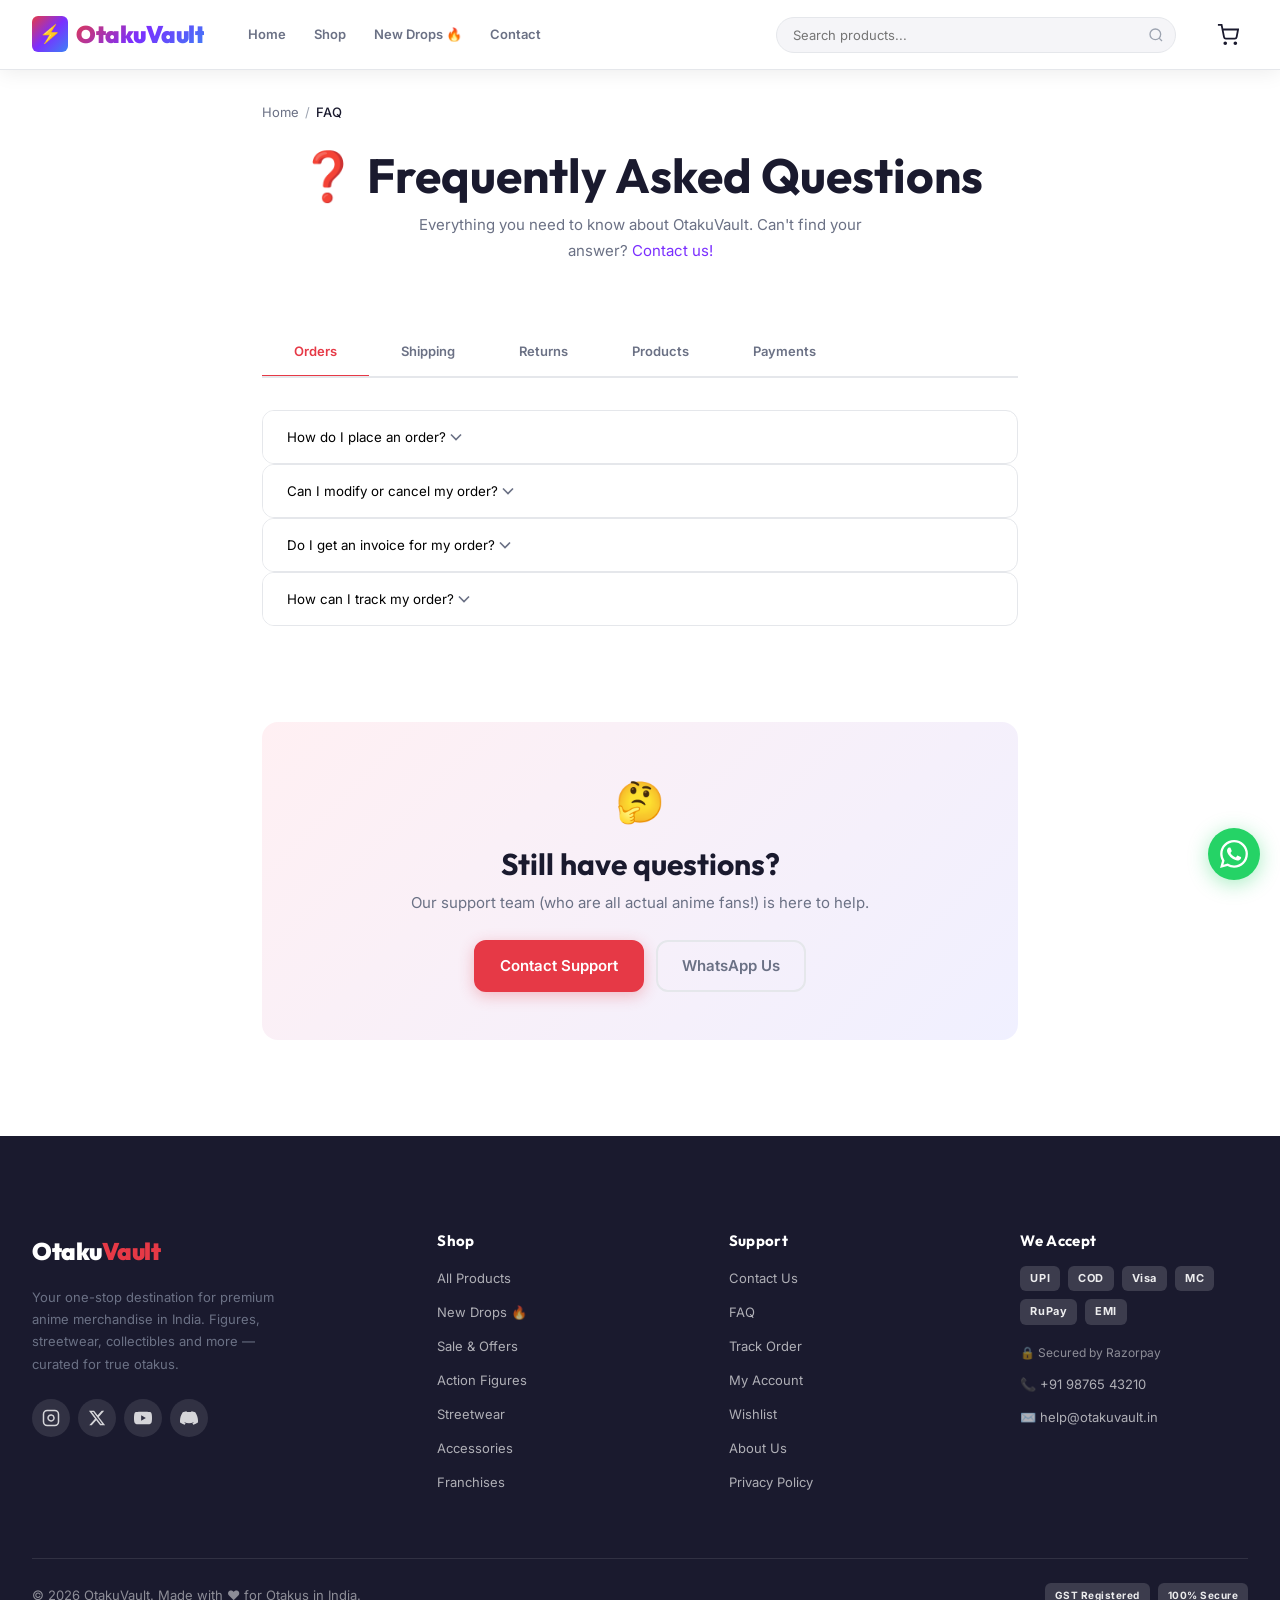
<file: faq.html>
﻿<!DOCTYPE html>
<html lang="en">
<head>
  <meta charset="UTF-8"><meta name="viewport" content="width=device-width, initial-scale=1.0">
  <meta name="description" content="Frequently asked questions about OtakuVault — shipping, returns, payments, and more.">
  <meta property="og:title" content="FAQ — OtakuVault">
  <meta property="og:description" content="Frequently asked questions about OtakuVault orders, shipping, returns and products.">
  <meta property="og:type" content="website">
  <meta property="og:image" content="assets/images/hero_banner.png">
  <title>FAQ — OtakuVault</title>
  <link rel="icon" href="data:image/svg+xml,<svg xmlns='http://www.w3.org/2000/svg' viewBox='0 0 100 100'><text y='.9em' font-size='90'>⚡</text></svg>">
  <link rel="stylesheet" href="styles/main.css"><link rel="stylesheet" href="styles/animations.css"><link rel="stylesheet" href="styles/components.css"><link rel="stylesheet" href="styles/layout.css">
</head>
<body class="page-wrapper">
<nav class="navbar" role="navigation"><div class="navbar__inner">
  <a href="index.html" class="navbar__logo"><div class="navbar__logo-icon">⚡</div><span class="navbar__logo-text">OtakuVault</span></a>
  <nav class="navbar__links"><a href="index.html" class="navbar__link">Home</a><a href="shop.html" class="navbar__link">Shop</a><a href="new-drops.html" class="navbar__link">New Drops 🔥</a><a href="contact.html" class="navbar__link">Contact</a></nav>
  <div class="navbar__search" role="search"><input id="navbar-search" class="navbar__search-input" type="search" placeholder="Search products..." autocomplete="off" aria-label="Search"><svg class="navbar__search-icon" viewBox="0 0 24 24" fill="none" stroke="currentColor" stroke-width="2"><circle cx="11" cy="11" r="8"/><line x1="21" y1="21" x2="16.65" y2="16.65"/></svg><div id="search-dropdown" class="search-dropdown"></div></div>
  <div class="navbar__actions">
    <a href="cart.html" class="nav-icon-btn" aria-label="Cart"><svg viewBox="0 0 24 24" fill="none" stroke="currentColor" stroke-width="2" width="22" height="22"><circle cx="9" cy="21" r="1"/><circle cx="20" cy="21" r="1"/><path d="M1 1h4l2.68 13.39a2 2 0 0 0 2 1.61h9.72a2 2 0 0 0 2-1.61L23 6H6"/></svg><span class="nav-badge" data-cart-badge style="display:none">0</span></a>
    <button class="hamburger" id="hamburger"><span></span><span></span><span></span></button>
  </div>
</div></nav>
<div class="mobile-menu__overlay" id="mobile-menu-overlay"></div>
<aside class="mobile-menu" id="mobile-menu" role="dialog" aria-modal="true"><div class="mobile-menu__header"><div class="navbar__logo"><div class="navbar__logo-icon">⚡</div><span class="navbar__logo-text">OtakuVault</span></div><button class="mobile-menu__close" id="mobile-menu-close"><svg width="18" height="18" viewBox="0 0 24 24" fill="none" stroke="currentColor" stroke-width="2.5"><line x1="18" y1="6" x2="6" y2="18"/><line x1="6" y1="6" x2="18" y2="18"/></svg></button></div><nav class="mobile-menu__nav"><a href="index.html" class="mobile-menu__link">🏠 Home</a><a href="shop.html" class="mobile-menu__link">🛍️ Shop All</a><a href="contact.html" class="mobile-menu__link">💬 Contact</a><a href="faq.html" class="mobile-menu__link">❓ FAQ</a></nav></aside>

<main class="page-main">
<div class="container" style="padding-top:var(--space-xl);padding-bottom:var(--space-4xl);max-width:820px;margin:0 auto">
  <nav class="breadcrumb" aria-label="Breadcrumb"><a href="index.html">Home</a><span class="sep">/</span><span class="current">FAQ</span></nav>
  <div style="text-align:center;margin-bottom:var(--space-3xl)">
    <h1 style="margin-bottom:8px">❓ Frequently Asked Questions</h1>
    <p style="color:var(--text-secondary);max-width:480px;margin:0 auto">Everything you need to know about OtakuVault. Can't find your answer? <a href="contact.html" style="color:var(--accent-purple)">Contact us!</a></p>
  </div>

  <!-- FAQ Category Tabs -->
  <div class="tabs" id="faq-tabs" role="tablist">
    <button class="tab-btn active" data-tab="faq-orders" role="tab">Orders</button>
    <button class="tab-btn" data-tab="faq-shipping" role="tab">Shipping</button>
    <button class="tab-btn" data-tab="faq-returns" role="tab">Returns</button>
    <button class="tab-btn" data-tab="faq-products" role="tab">Products</button>
    <button class="tab-btn" data-tab="faq-payments" role="tab">Payments</button>
  </div>

  <!-- Orders -->
  <div id="faq-orders" class="tab-panel active" role="tabpanel">
    <div class="accordion">
      <div class="accordion-item"><button class="accordion-header">How do I place an order?<svg class="accordion-icon" viewBox="0 0 24 24" fill="none" stroke="currentColor" stroke-width="2" width="18" height="18"><polyline points="6 9 12 15 18 9"/></svg></button><div class="accordion-body"><p>Browse our shop, add items to your cart, and proceed to checkout. You can pay via UPI, card, net banking, or COD. You'll get an order confirmation email immediately after.</p></div></div>
      <div class="accordion-item"><button class="accordion-header">Can I modify or cancel my order?<svg class="accordion-icon" viewBox="0 0 24 24" fill="none" stroke="currentColor" stroke-width="2" width="18" height="18"><polyline points="6 9 12 15 18 9"/></svg></button><div class="accordion-body"><p>You can modify or cancel within 2 hours of placing the order. After that, the order enters processing. Contact us immediately at help@otakuvault.in or +91 98765 43210.</p></div></div>
      <div class="accordion-item"><button class="accordion-header">Do I get an invoice for my order?<svg class="accordion-icon" viewBox="0 0 24 24" fill="none" stroke="currentColor" stroke-width="2" width="18" height="18"><polyline points="6 9 12 15 18 9"/></svg></button><div class="accordion-body"><p>Yes! A GST invoice is sent to your email. We are a GST-registered business. If you need a business invoice, mention it in your order notes.</p></div></div>
      <div class="accordion-item"><button class="accordion-header">How can I track my order?<svg class="accordion-icon" viewBox="0 0 24 24" fill="none" stroke="currentColor" stroke-width="2" width="18" height="18"><polyline points="6 9 12 15 18 9"/></svg></button><div class="accordion-body"><p>Visit our <a href="tracking.html" style="color:var(--accent-purple)">Order Tracking</a> page and enter your Order ID or registered phone number. You'll see the live status of your shipment.</p></div></div>
    </div>
  </div>

  <!-- Shipping -->
  <div id="faq-shipping" class="tab-panel" role="tabpanel">
    <div class="accordion">
      <div class="accordion-item"><button class="accordion-header">How long does shipping take?<svg class="accordion-icon" viewBox="0 0 24 24" fill="none" stroke="currentColor" stroke-width="2" width="18" height="18"><polyline points="6 9 12 15 18 9"/></svg></button><div class="accordion-body"><p>We ship pan-India in 2-5 business days. Metro cities (Mumbai, Delhi, Bangalore, Hyderabad, Chennai, Kolkata) are typically 2-3 days. Smaller cities and towns may take 4-5 days. Remote areas up to 7 days.</p></div></div>
      <div class="accordion-item"><button class="accordion-header">What is the shipping charge?<svg class="accordion-icon" viewBox="0 0 24 24" fill="none" stroke="currentColor" stroke-width="2" width="18" height="18"><polyline points="6 9 12 15 18 9"/></svg></button><div class="accordion-body"><p>Shipping is <strong>FREE</strong> on orders above ₹1,500. For orders below ₹1,500, a flat shipping fee of ₹99 applies. COD orders have an additional ₹49 handling fee.</p></div></div>
      <div class="accordion-item"><button class="accordion-header">Which courier partner do you use?<svg class="accordion-icon" viewBox="0 0 24 24" fill="none" stroke="currentColor" stroke-width="2" width="18" height="18"><polyline points="6 9 12 15 18 9"/></svg></button><div class="accordion-body"><p>We partner with Bluedart, Delhivery, and Speed Post depending on your location for the fastest and most reliable delivery.</p></div></div>
      <div class="accordion-item"><button class="accordion-header">Do you ship internationally?<svg class="accordion-icon" viewBox="0 0 24 24" fill="none" stroke="currentColor" stroke-width="2" width="18" height="18"><polyline points="6 9 12 15 18 9"/></svg></button><div class="accordion-body"><p>Currently we only ship within India. International shipping is planned for 2026 — follow us on Instagram to stay updated!</p></div></div>
    </div>
  </div>

  <!-- Returns -->
  <div id="faq-returns" class="tab-panel" role="tabpanel">
    <div class="accordion">
      <div class="accordion-item"><button class="accordion-header">What is your return policy?<svg class="accordion-icon" viewBox="0 0 24 24" fill="none" stroke="currentColor" stroke-width="2" width="18" height="18"><polyline points="6 9 12 15 18 9"/></svg></button><div class="accordion-body"><p>We offer a <strong>7-day return policy</strong>. If you're not satisfied with your purchase, you can return it within 7 days of delivery for a full refund or exchange. Items must be unused and in original packaging.</p></div></div>
      <div class="accordion-item"><button class="accordion-header">How do I initiate a return?<svg class="accordion-icon" viewBox="0 0 24 24" fill="none" stroke="currentColor" stroke-width="2" width="18" height="18"><polyline points="6 9 12 15 18 9"/></svg></button><div class="accordion-body"><p>Email us at returns@otakuvault.in with your Order ID and reason for return. We'll arrange a pickup within 2 business days. Refund is processed within 5-7 business days after we receive the item.</p></div></div>
      <div class="accordion-item"><button class="accordion-header">What if I received a damaged or wrong item?<svg class="accordion-icon" viewBox="0 0 24 24" fill="none" stroke="currentColor" stroke-width="2" width="18" height="18"><polyline points="6 9 12 15 18 9"/></svg></button><div class="accordion-body"><p>We sincerely apologise! Take a photo of the issue and email it to help@otakuvault.in within 48 hours of delivery. We'll send a replacement or full refund immediately — no questions asked.</p></div></div>
    </div>
  </div>

  <!-- Products -->
  <div id="faq-products" class="tab-panel" role="tabpanel">
    <div class="accordion">
      <div class="accordion-item"><button class="accordion-header">Are all products authentic?<svg class="accordion-icon" viewBox="0 0 24 24" fill="none" stroke="currentColor" stroke-width="2" width="18" height="18"><polyline points="6 9 12 15 18 9"/></svg></button><div class="accordion-body"><p>Absolutely! We source directly from licensed manufacturers and authorised distributors. Every product is quality-checked before listing. We have a zero-tolerance policy on fake merch.</p></div></div>
      <div class="accordion-item"><button class="accordion-header">How do I choose the right size?<svg class="accordion-icon" viewBox="0 0 24 24" fill="none" stroke="currentColor" stroke-width="2" width="18" height="18"><polyline points="6 9 12 15 18 9"/></svg></button><div class="accordion-body"><p>Each apparel product page has a Size Chart button. When in doubt, go one size up — our tees are designed for an oversized/relaxed fit popular in anime streetwear culture.</p></div></div>
      <div class="accordion-item"><button class="accordion-header">Can I request a specific product?<svg class="accordion-icon" viewBox="0 0 24 24" fill="none" stroke="currentColor" stroke-width="2" width="18" height="18"><polyline points="6 9 12 15 18 9"/></svg></button><div class="accordion-body"><p>Yes! DM us on Instagram @otakuvaultindia or email help@otakuvault.in with your request. We take community requests seriously and have added many products this way!</p></div></div>
    </div>
  </div>

  <!-- Payments -->
  <div id="faq-payments" class="tab-panel" role="tabpanel">
    <div class="accordion">
      <div class="accordion-item"><button class="accordion-header">What payment methods do you accept?<svg class="accordion-icon" viewBox="0 0 24 24" fill="none" stroke="currentColor" stroke-width="2" width="18" height="18"><polyline points="6 9 12 15 18 9"/></svg></button><div class="accordion-body"><p>We accept UPI (GPay, PhonePe, Paytm, BHIM), Credit/Debit Cards (Visa, Mastercard, RuPay), Net Banking (all major Indian banks), EMI (0% interest on select bank cards), and Cash on Delivery.</p></div></div>
      <div class="accordion-item"><button class="accordion-header">Is my payment information secure?<svg class="accordion-icon" viewBox="0 0 24 24" fill="none" stroke="currentColor" stroke-width="2" width="18" height="18"><polyline points="6 9 12 15 18 9"/></svg></button><div class="accordion-body"><p>Yes, 100%. All payments are processed through Razorpay with 256-bit SSL encryption. We never store your card or bank details on our servers.</p></div></div>
      <div class="accordion-item"><button class="accordion-header">Is Cash on Delivery available?<svg class="accordion-icon" viewBox="0 0 24 24" fill="none" stroke="currentColor" stroke-width="2" width="18" height="18"><polyline points="6 9 12 15 18 9"/></svg></button><div class="accordion-body"><p>Yes! COD is available for orders under ₹2,999. A handling fee of ₹49 applies to COD orders to cover processing costs. COD is not available for pre-order items.</p></div></div>
      <div class="accordion-item"><button class="accordion-header">How long does a refund take?<svg class="accordion-icon" viewBox="0 0 24 24" fill="none" stroke="currentColor" stroke-width="2" width="18" height="18"><polyline points="6 9 12 15 18 9"/></svg></button><div class="accordion-body"><p>Refunds are processed within 5-7 business days of receiving the returned item. Online payments are refunded to the original payment method. COD refunds are made via UPI or bank transfer.</p></div></div>
    </div>
  </div>

  <!-- Still need help? -->
  <div style="text-align:center;margin-top:var(--space-3xl);padding:var(--space-2xl);background:var(--gradient-subtle);border-radius:var(--radius-lg)">
    <div style="font-size:2.5rem;margin-bottom:12px">🤔</div>
    <h3 style="margin-bottom:8px">Still have questions?</h3>
    <p style="color:var(--text-secondary);margin-bottom:var(--space-lg)">Our support team (who are all actual anime fans!) is here to help.</p>
    <div style="display:flex;gap:12px;justify-content:center;flex-wrap:wrap">
      <a href="contact.html" class="btn btn-primary">Contact Support</a>
      <a href="https://wa.me/919876543210" target="_blank" rel="noopener" class="btn btn-ghost">WhatsApp Us</a>
    </div>
  </div>
</div>
</main>

<footer class="footer" role="contentinfo">
  <div class="container">
    <div class="footer__grid">
      <div class="footer__brand">
        <div class="footer__brand-logo">Otaku<span>Vault</span></div>
        <p class="footer__brand-desc">Your one-stop destination for premium anime merchandise in India. Figures, streetwear, collectibles and more — curated for true otakus.</p>
        <div class="footer__social" aria-label="Social media links">
          <a href="#" class="footer__social-link" aria-label="Instagram"><svg viewBox="0 0 24 24" fill="none" stroke="currentColor" stroke-width="2" width="18" height="18"><rect x="2" y="2" width="20" height="20" rx="5" ry="5"/><path d="M16 11.37A4 4 0 1 1 12.63 8 4 4 0 0 1 16 11.37z"/><line x1="17.5" y1="6.5" x2="17.51" y2="6.5"/></svg></a>
          <a href="#" class="footer__social-link" aria-label="Twitter/X"><svg viewBox="0 0 24 24" fill="currentColor" width="18" height="18"><path d="M18.244 2.25h3.308l-7.227 8.26 8.502 11.24H16.17l-5.214-6.817L4.99 21.75H1.68l7.73-8.835L1.254 2.25H8.08l4.713 6.231zm-1.161 17.52h1.833L7.084 4.126H5.117z"/></svg></a>
          <a href="#" class="footer__social-link" aria-label="YouTube"><svg viewBox="0 0 24 24" fill="currentColor" width="18" height="18"><path d="M23.498 6.186a3.016 3.016 0 0 0-2.122-2.136C19.505 3.545 12 3.545 12 3.545s-7.505 0-9.377.505A3.017 3.017 0 0 0 .502 6.186C0 8.07 0 12 0 12s0 3.93.502 5.814a3.016 3.016 0 0 0 2.122 2.136c1.871.505 9.376.505 9.376.505s7.505 0 9.377-.505a3.015 3.015 0 0 0 2.122-2.136C24 15.93 24 12 24 12s0-3.93-.502-5.814zM9.545 15.568V8.432L15.818 12l-6.273 3.568z"/></svg></a>
          <a href="#" class="footer__social-link" aria-label="Discord"><svg viewBox="0 0 24 24" fill="currentColor" width="18" height="18"><path d="M20.317 4.37a19.791 19.791 0 0 0-4.885-1.515.074.074 0 0 0-.079.037c-.21.375-.444.864-.608 1.25a18.27 18.27 0 0 0-5.487 0 12.64 12.64 0 0 0-.617-1.25.077.077 0 0 0-.079-.037A19.736 19.736 0 0 0 3.677 4.37a.07.07 0 0 0-.032.027C.533 9.046-.32 13.58.099 18.057.1 18.085.118 18.11.137 18.131a19.942 19.942 0 0 0 5.993 3.03.078.078 0 0 0 .084-.028c.462-.63.874-1.295 1.226-1.994a.076.076 0 0 0-.041-.106 13.107 13.107 0 0 1-1.872-.892.077.077 0 0 1-.008-.128 10.2 10.2 0 0 0 .372-.292.074.074 0 0 1 .077-.01c3.928 1.793 8.18 1.793 12.062 0a.074.074 0 0 1 .078.01c.12.098.246.198.373.292a.077.077 0 0 1-.006.127 12.299 12.299 0 0 1-1.873.892.077.077 0 0 0-.041.107c.36.698.772 1.362 1.225 1.993a.076.076 0 0 0 .084.028 19.839 19.839 0 0 0 6.002-3.03.077.077 0 0 0 .032-.054c.5-5.177-.838-9.674-3.549-13.66a.061.061 0 0 0-.031-.03z"/></svg></a>
        </div>
      </div>
      <div>
        <h3 class="footer__col-title">Shop</h3>
        <ul class="footer__links">
          <li><a href="shop.html" class="footer__link">All Products</a></li>
          <li><a href="new-drops.html" class="footer__link">New Drops 🔥</a></li>
          <li><a href="sale.html" class="footer__link">Sale & Offers</a></li>
          <li><a href="shop.html?category=figures" class="footer__link">Action Figures</a></li>
          <li><a href="shop.html?category=apparel" class="footer__link">Streetwear</a></li>
          <li><a href="shop.html?category=accessories" class="footer__link">Accessories</a></li>
          <li><a href="franchise.html" class="footer__link">Franchises</a></li>
        </ul>
      </div>
      <div>
        <h3 class="footer__col-title">Support</h3>
        <ul class="footer__links">
          <li><a href="contact.html" class="footer__link">Contact Us</a></li>
          <li><a href="faq.html" class="footer__link">FAQ</a></li>
          <li><a href="tracking.html" class="footer__link">Track Order</a></li>
          <li><a href="account.html" class="footer__link">My Account</a></li>
          <li><a href="wishlist.html" class="footer__link">Wishlist</a></li>
          <li><a href="about.html" class="footer__link">About Us</a></li>
          <li><a href="#" class="footer__link">Privacy Policy</a></li>
        </ul>
      </div>
      <div>
        <h3 class="footer__col-title">We Accept</h3>
        <div style="display:flex;flex-direction:column;gap:10px">
          <div style="display:flex;flex-wrap:wrap;gap:8px">
            <span class="footer__payment-badge">UPI</span>
            <span class="footer__payment-badge">COD</span>
            <span class="footer__payment-badge">Visa</span>
            <span class="footer__payment-badge">MC</span>
            <span class="footer__payment-badge">RuPay</span>
            <span class="footer__payment-badge">EMI</span>
          </div>
          <p style="font-size:12px;color:rgba(255,255,255,0.5);margin-top:8px">🔒 Secured by Razorpay</p>
          <p style="font-size:13px;color:rgba(255,255,255,0.65)">📞 +91 98765 43210</p>
          <p style="font-size:13px;color:rgba(255,255,255,0.65)">✉️ help@otakuvault.in</p>
        </div>
      </div>
    </div>
    <div class="footer__bottom">
      <p class="footer__copyright">© 2026 OtakuVault. Made with ❤️ for Otakus in India.</p>
      <div class="footer__payment">
        <span class="footer__payment-badge" style="font-size:10px">GST Registered</span>
        <span class="footer__payment-badge" style="font-size:10px">100% Secure</span>
      </div>
    </div>
  </div>
</footer>
<button class="back-to-top" id="back-to-top" aria-label="Back to top"><svg viewBox="0 0 24 24" fill="none" stroke="currentColor" stroke-width="2.5" width="20" height="20"><polyline points="18 15 12 9 6 15"/></svg></button>
<a href="https://wa.me/919876543210?text=Hi! I need help with my OtakuVault order." class="whatsapp-float" aria-label="Chat on WhatsApp" target="_blank" rel="noopener">
  <svg viewBox="0 0 24 24" fill="currentColor" width="28" height="28"><path d="M17.472 14.382c-.297-.149-1.758-.867-2.03-.967-.273-.099-.471-.148-.67.15-.197.297-.767.966-.94 1.164-.173.199-.347.223-.644.075-.297-.15-1.255-.463-2.39-1.475-.883-.788-1.48-1.761-1.653-2.059-.173-.297-.018-.458.13-.606.134-.133.298-.347.446-.52.149-.174.198-.298.298-.497.099-.198.05-.371-.025-.52-.075-.149-.669-1.612-.916-2.207-.242-.579-.487-.5-.669-.51-.173-.008-.371-.01-.57-.01-.198 0-.52.074-.792.372-.272.297-1.04 1.016-1.04 2.479 0 1.462 1.065 2.875 1.213 3.074.149.198 2.096 3.2 5.077 4.487.709.306 1.262.489 1.694.625.712.227 1.36.195 1.871.118.571-.085 1.758-.719 2.006-1.413.248-.694.248-1.289.173-1.413-.074-.124-.272-.198-.57-.347m-5.421 7.403h-.004a9.87 9.87 0 0 1-5.031-1.378l-.361-.214-3.741.982.998-3.648-.235-.374a9.86 9.86 0 0 1-1.51-5.26c.001-5.45 4.436-9.884 9.888-9.884 2.64 0 5.122 1.03 6.988 2.898a9.825 9.825 0 0 1 2.893 6.994c-.003 5.45-4.437 9.884-9.885 9.884m8.413-18.297A11.815 11.815 0 0 0 12.05 0C5.495 0 .16 5.335.157 11.892c0 2.096.547 4.142 1.588 5.945L.057 24l6.305-1.654a11.882 11.882 0 0 0 5.683 1.448h.005c6.554 0 11.89-5.335 11.893-11.893a11.821 11.821 0 0 0-3.48-8.413Z"/></svg>
</a>
<nav class="bottom-nav"><div class="bottom-nav__inner">
  <a href="index.html" class="bottom-nav__item"><svg viewBox="0 0 24 24" fill="none" stroke="currentColor" stroke-width="2" width="22" height="22"><path d="M3 9l9-7 9 7v11a2 2 0 0 1-2 2H5a2 2 0 0 1-2-2z"/><polyline points="9 22 9 12 15 12 15 22"/></svg><span>Home</span></a>
  <a href="shop.html" class="bottom-nav__item"><svg viewBox="0 0 24 24" fill="none" stroke="currentColor" stroke-width="2" width="22" height="22"><circle cx="9" cy="21" r="1"/><circle cx="20" cy="21" r="1"/><path d="M1 1h4l2.68 13.39a2 2 0 0 0 2 1.61h9.72a2 2 0 0 0 2-1.61L23 6H6"/></svg><span>Shop</span></a>
  <a href="cart.html" class="bottom-nav__item"><svg viewBox="0 0 24 24" fill="none" stroke="currentColor" stroke-width="2" width="22" height="22"><path d="M6 2L3 6v14a2 2 0 0 0 2 2h14a2 2 0 0 0 2-2V6l-3-4z"/><line x1="3" y1="6" x2="21" y2="6"/></svg><span>Cart</span><span class="nav-badge" data-cart-badge style="display:none">0</span></a>
  <a href="wishlist.html" class="bottom-nav__item"><svg viewBox="0 0 24 24" fill="none" stroke="currentColor" stroke-width="2" width="22" height="22"><path d="M20.84 4.61a5.5 5.5 0 0 0-7.78 0L12 5.67l-1.06-1.06a5.5 5.5 0 0 0-7.78 7.78l1.06 1.06L12 21.23l7.78-7.78 1.06-1.06a5.5 5.5 0 0 0 0-7.78z"/></svg><span>Wishlist</span></a>
  <a href="account.html" class="bottom-nav__item"><svg viewBox="0 0 24 24" fill="none" stroke="currentColor" stroke-width="2" width="22" height="22"><path d="M20 21v-2a4 4 0 0 0-4-4H8a4 4 0 0 0-4 4v2"/><circle cx="12" cy="7" r="4"/></svg><span>Account</span></a>
</div></nav>
<script src="js/data.js"></script><script src="js/core.js"></script><script src="js/ui.js"></script>
<script>
document.addEventListener('DOMContentLoaded', function() {
  initTabs('#faq-tabs');
  initAccordions();
});
</script>
</body>
</html>
</file>
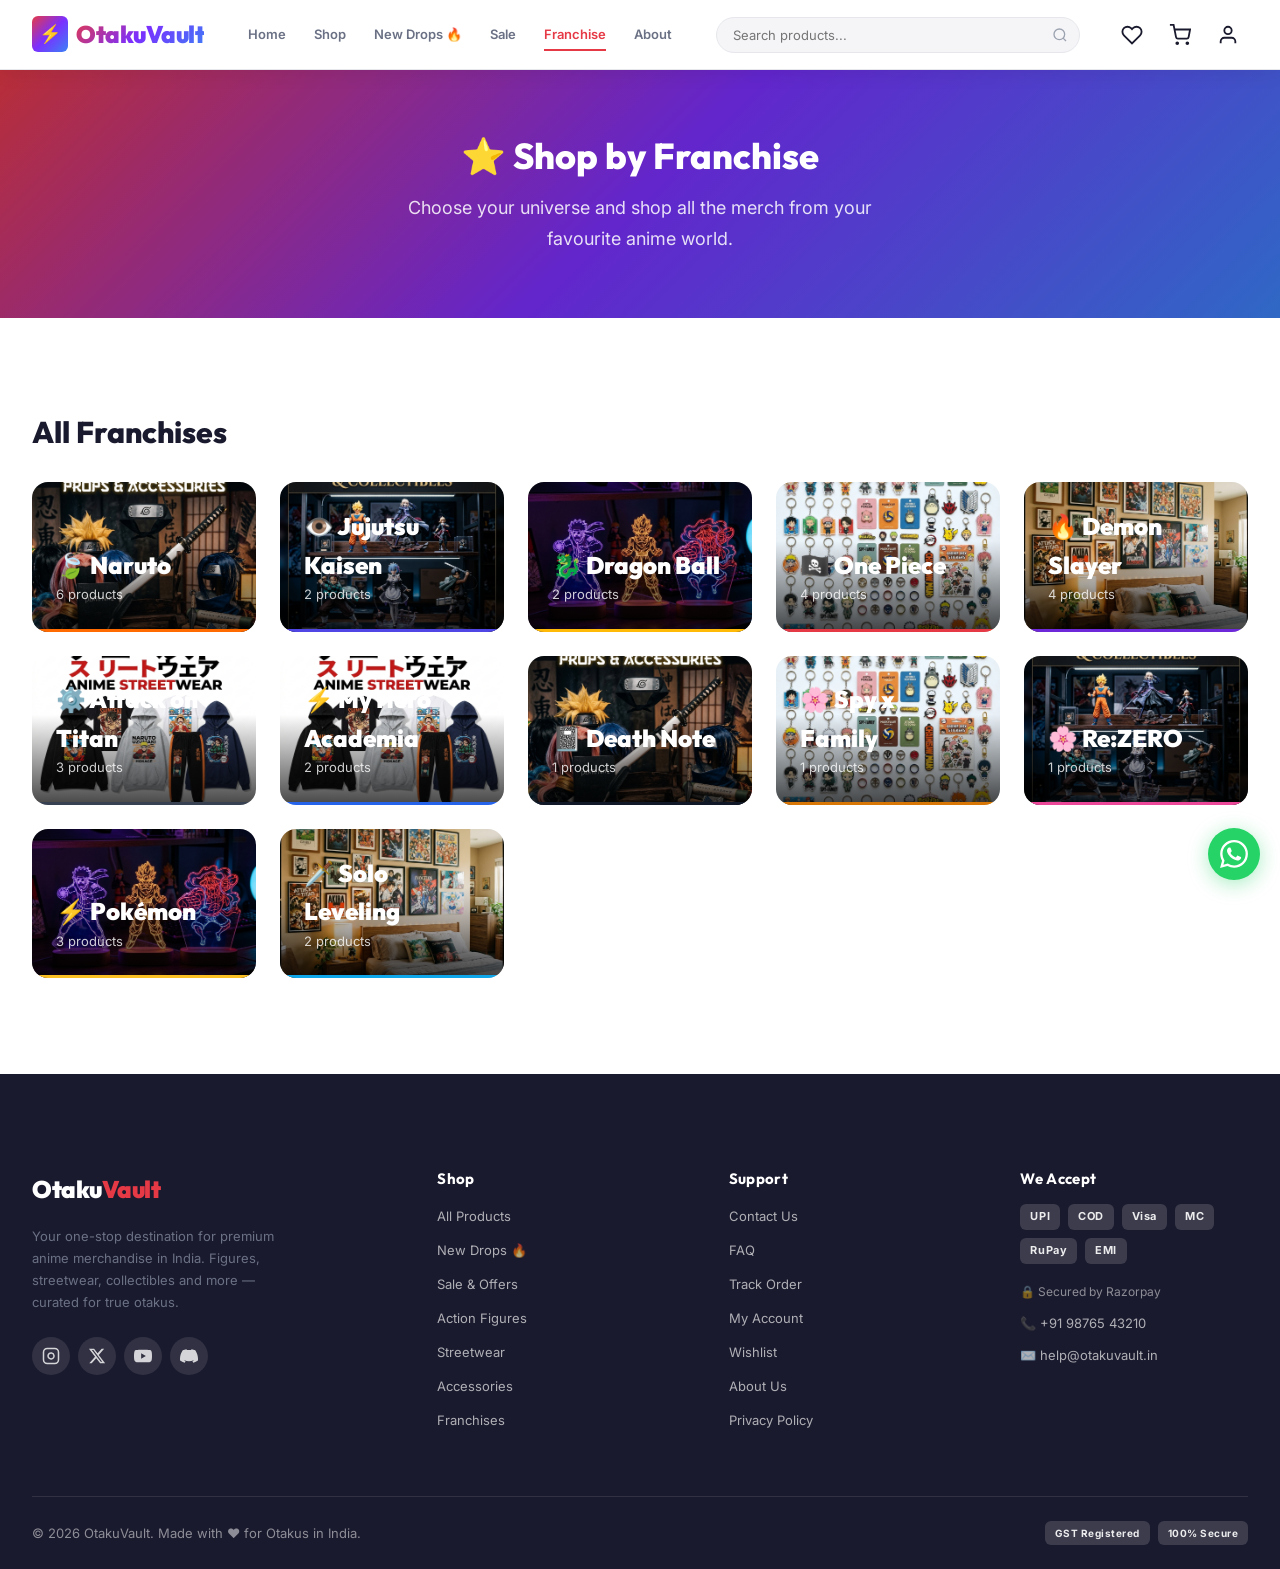
<file: franchise.html>
﻿<!DOCTYPE html>
<html lang="en">
<head>
  <meta charset="UTF-8"><meta name="viewport" content="width=device-width, initial-scale=1.0">
  <meta name="description" content="Browse OtakuVault by your favourite anime franchise — Naruto, JJK, One Piece, Demon Slayer, Dragon Ball and more.">
  <meta property="og:title" content="Shop by Franchise — OtakuVault">
  <meta property="og:description" content="Shop anime merchandise by franchise. Naruto, JJK, One Piece, Dragon Ball and 8+ more.">
  <meta property="og:type" content="website">
  <meta property="og:image" content="assets/images/hero_banner.png">
  <title>Shop by Franchise — OtakuVault</title>
  <link rel="icon" href="data:image/svg+xml,<svg xmlns='http://www.w3.org/2000/svg' viewBox='0 0 100 100'><text y='.9em' font-size='90'>⚡</text></svg>">
  <link rel="stylesheet" href="styles/main.css"><link rel="stylesheet" href="styles/animations.css"><link rel="stylesheet" href="styles/components.css"><link rel="stylesheet" href="styles/layout.css">
  <style>
    .franchise-hero{background:var(--gradient-hero);padding:var(--space-3xl) 0;text-align:center;position:relative;overflow:hidden}
    .franchise-hero::after{content:'';position:absolute;inset:0;background:rgba(0,0,0,0.2)}
    .franchise-hero__content{position:relative;z-index:1}
    .franchise-cards-grid{display:grid;grid-template-columns:repeat(auto-fill,minmax(200px,1fr));gap:var(--space-lg)}
    .franchise-big-card{border-radius:var(--radius-lg);overflow:hidden;position:relative;cursor:pointer;aspect-ratio:3/2;text-decoration:none;display:block}
    .franchise-big-card img{width:100%;height:100%;object-fit:cover;transition:transform 0.5s ease}
    .franchise-big-card:hover img{transform:scale(1.08)}
    .franchise-big-card__overlay{position:absolute;inset:0;display:flex;flex-direction:column;justify-content:flex-end;padding:var(--space-lg);background:linear-gradient(0deg,rgba(0,0,0,0.7) 0%,rgba(0,0,0,0) 60%)}
    .franchise-big-card__name{font-family:var(--font-heading);font-size:var(--text-2xl);font-weight:900;color:#fff}
    .franchise-big-card__count{font-size:var(--text-sm);color:rgba(255,255,255,0.8)}
    .active-franchise-badge{display:inline-flex;align-items:center;gap:6px;background:rgba(255,255,255,0.15);border:1px solid rgba(255,255,255,0.3);color:#fff;padding:6px 14px;border-radius:var(--radius-full);font-size:12px;font-weight:600;margin-bottom:8px}
  </style>
</head>
<body class="page-wrapper">
<nav class="navbar" role="navigation"><div class="navbar__inner">
  <a href="index.html" class="navbar__logo"><div class="navbar__logo-icon">⚡</div><span class="navbar__logo-text">OtakuVault</span></a>
  <nav class="navbar__links"><a href="index.html" class="navbar__link">Home</a><a href="shop.html" class="navbar__link">Shop</a><a href="new-drops.html" class="navbar__link">New Drops 🔥</a><a href="sale.html" class="navbar__link">Sale</a><a href="franchise.html" class="navbar__link active">Franchise</a><a href="about.html" class="navbar__link">About</a></nav>
  <div class="navbar__search" role="search"><input id="navbar-search" class="navbar__search-input" type="search" placeholder="Search products..." autocomplete="off" aria-label="Search"><svg class="navbar__search-icon" viewBox="0 0 24 24" fill="none" stroke="currentColor" stroke-width="2"><circle cx="11" cy="11" r="8"/><line x1="21" y1="21" x2="16.65" y2="16.65"/></svg><div id="search-dropdown" class="search-dropdown"></div></div>
  <div class="navbar__actions">
    <a href="wishlist.html" class="nav-icon-btn" aria-label="Wishlist"><svg viewBox="0 0 24 24" fill="none" stroke="currentColor" stroke-width="2" width="22" height="22"><path d="M20.84 4.61a5.5 5.5 0 0 0-7.78 0L12 5.67l-1.06-1.06a5.5 5.5 0 0 0-7.78 7.78l1.06 1.06L12 21.23l7.78-7.78 1.06-1.06a5.5 5.5 0 0 0 0-7.78z"/></svg><span class="nav-badge" data-wishlist-badge style="display:none">0</span></a>
    <a href="cart.html" class="nav-icon-btn" aria-label="Cart"><svg viewBox="0 0 24 24" fill="none" stroke="currentColor" stroke-width="2" width="22" height="22"><circle cx="9" cy="21" r="1"/><circle cx="20" cy="21" r="1"/><path d="M1 1h4l2.68 13.39a2 2 0 0 0 2 1.61h9.72a2 2 0 0 0 2-1.61L23 6H6"/></svg><span class="nav-badge" data-cart-badge style="display:none">0</span></a>
    <a href="account.html" class="nav-icon-btn" aria-label="Account"><svg viewBox="0 0 24 24" fill="none" stroke="currentColor" stroke-width="2" width="22" height="22"><path d="M20 21v-2a4 4 0 0 0-4-4H8a4 4 0 0 0-4 4v2"/><circle cx="12" cy="7" r="4"/></svg></a>
    <button class="hamburger" id="hamburger"><span></span><span></span><span></span></button>
  </div>
</div></nav>
<div class="mobile-menu__overlay" id="mobile-menu-overlay"></div>
<aside class="mobile-menu" id="mobile-menu" role="dialog" aria-modal="true"><div class="mobile-menu__header"><div class="navbar__logo"><div class="navbar__logo-icon">⚡</div><span class="navbar__logo-text">OtakuVault</span></div><button class="mobile-menu__close" id="mobile-menu-close"><svg width="18" height="18" viewBox="0 0 24 24" fill="none" stroke="currentColor" stroke-width="2.5"><line x1="18" y1="6" x2="6" y2="18"/><line x1="6" y1="6" x2="18" y2="18"/></svg></button></div><nav class="mobile-menu__nav"><a href="index.html" class="mobile-menu__link">🏠 Home</a><a href="shop.html" class="mobile-menu__link">🛍️ Shop All</a><a href="new-drops.html" class="mobile-menu__link">🔥 New Drops</a><a href="franchise.html" class="mobile-menu__link">⭐ Franchises</a></nav></aside>

<main class="page-main">
  <!-- Hero -->
  <section class="franchise-hero" aria-labelledby="franchise-page-title">
    <div class="container franchise-hero__content">
      <h1 class="section-title" id="franchise-page-title" style="color:#fff;justify-content:center;font-size:var(--text-4xl);margin-bottom:var(--space-md)">⭐ Shop by Franchise</h1>
      <p style="color:rgba(255,255,255,0.85);font-size:var(--text-lg);max-width:500px;margin:0 auto">Choose your universe and shop all the merch from your favourite anime world.</p>
    </div>
  </section>

  <!-- All Franchises Grid -->
  <section class="section" aria-labelledby="all-franchises-heading">
    <div class="container">
      <h2 class="section-title" id="all-franchises-heading" style="margin-bottom:var(--space-xl)">All Franchises</h2>
      <div class="franchise-cards-grid" id="franchise-cards-grid"></div>
    </div>
  </section>

  <!-- Selected Franchise Products -->
  <section class="section section-alt" id="franchise-products-section" style="display:none" aria-labelledby="franchise-products-heading">
    <div class="container">
      <div class="section-header">
        <div>
          <div class="active-franchise-badge" id="active-franchise-eyebrow" style="background:rgba(230,57,70,0.1);color:var(--accent-red);border-color:rgba(230,57,70,0.2)"></div>
          <h2 class="section-title" id="franchise-products-heading"></h2>
        </div>
        <button class="btn btn-ghost btn-sm" onclick="clearFranchiseFilter()">✕ Clear</button>
      </div>
      <div class="product-grid" id="franchise-product-grid"></div>
    </div>
  </section>
</main>

<footer class="footer" role="contentinfo">
  <div class="container">
    <div class="footer__grid">
      <div class="footer__brand">
        <div class="footer__brand-logo">Otaku<span>Vault</span></div>
        <p class="footer__brand-desc">Your one-stop destination for premium anime merchandise in India. Figures, streetwear, collectibles and more — curated for true otakus.</p>
        <div class="footer__social" aria-label="Social media links">
          <a href="#" class="footer__social-link" aria-label="Instagram"><svg viewBox="0 0 24 24" fill="none" stroke="currentColor" stroke-width="2" width="18" height="18"><rect x="2" y="2" width="20" height="20" rx="5" ry="5"/><path d="M16 11.37A4 4 0 1 1 12.63 8 4 4 0 0 1 16 11.37z"/><line x1="17.5" y1="6.5" x2="17.51" y2="6.5"/></svg></a>
          <a href="#" class="footer__social-link" aria-label="Twitter/X"><svg viewBox="0 0 24 24" fill="currentColor" width="18" height="18"><path d="M18.244 2.25h3.308l-7.227 8.26 8.502 11.24H16.17l-5.214-6.817L4.99 21.75H1.68l7.73-8.835L1.254 2.25H8.08l4.713 6.231zm-1.161 17.52h1.833L7.084 4.126H5.117z"/></svg></a>
          <a href="#" class="footer__social-link" aria-label="YouTube"><svg viewBox="0 0 24 24" fill="currentColor" width="18" height="18"><path d="M23.498 6.186a3.016 3.016 0 0 0-2.122-2.136C19.505 3.545 12 3.545 12 3.545s-7.505 0-9.377.505A3.017 3.017 0 0 0 .502 6.186C0 8.07 0 12 0 12s0 3.93.502 5.814a3.016 3.016 0 0 0 2.122 2.136c1.871.505 9.376.505 9.376.505s7.505 0 9.377-.505a3.015 3.015 0 0 0 2.122-2.136C24 15.93 24 12 24 12s0-3.93-.502-5.814zM9.545 15.568V8.432L15.818 12l-6.273 3.568z"/></svg></a>
          <a href="#" class="footer__social-link" aria-label="Discord"><svg viewBox="0 0 24 24" fill="currentColor" width="18" height="18"><path d="M20.317 4.37a19.791 19.791 0 0 0-4.885-1.515.074.074 0 0 0-.079.037c-.21.375-.444.864-.608 1.25a18.27 18.27 0 0 0-5.487 0 12.64 12.64 0 0 0-.617-1.25.077.077 0 0 0-.079-.037A19.736 19.736 0 0 0 3.677 4.37a.07.07 0 0 0-.032.027C.533 9.046-.32 13.58.099 18.057.1 18.085.118 18.11.137 18.131a19.942 19.942 0 0 0 5.993 3.03.078.078 0 0 0 .084-.028c.462-.63.874-1.295 1.226-1.994a.076.076 0 0 0-.041-.106 13.107 13.107 0 0 1-1.872-.892.077.077 0 0 1-.008-.128 10.2 10.2 0 0 0 .372-.292.074.074 0 0 1 .077-.01c3.928 1.793 8.18 1.793 12.062 0a.074.074 0 0 1 .078.01c.12.098.246.198.373.292a.077.077 0 0 1-.006.127 12.299 12.299 0 0 1-1.873.892.077.077 0 0 0-.041.107c.36.698.772 1.362 1.225 1.993a.076.076 0 0 0 .084.028 19.839 19.839 0 0 0 6.002-3.03.077.077 0 0 0 .032-.054c.5-5.177-.838-9.674-3.549-13.66a.061.061 0 0 0-.031-.03z"/></svg></a>
        </div>
      </div>
      <div>
        <h3 class="footer__col-title">Shop</h3>
        <ul class="footer__links">
          <li><a href="shop.html" class="footer__link">All Products</a></li>
          <li><a href="new-drops.html" class="footer__link">New Drops 🔥</a></li>
          <li><a href="sale.html" class="footer__link">Sale & Offers</a></li>
          <li><a href="shop.html?category=figures" class="footer__link">Action Figures</a></li>
          <li><a href="shop.html?category=apparel" class="footer__link">Streetwear</a></li>
          <li><a href="shop.html?category=accessories" class="footer__link">Accessories</a></li>
          <li><a href="franchise.html" class="footer__link">Franchises</a></li>
        </ul>
      </div>
      <div>
        <h3 class="footer__col-title">Support</h3>
        <ul class="footer__links">
          <li><a href="contact.html" class="footer__link">Contact Us</a></li>
          <li><a href="faq.html" class="footer__link">FAQ</a></li>
          <li><a href="tracking.html" class="footer__link">Track Order</a></li>
          <li><a href="account.html" class="footer__link">My Account</a></li>
          <li><a href="wishlist.html" class="footer__link">Wishlist</a></li>
          <li><a href="about.html" class="footer__link">About Us</a></li>
          <li><a href="#" class="footer__link">Privacy Policy</a></li>
        </ul>
      </div>
      <div>
        <h3 class="footer__col-title">We Accept</h3>
        <div style="display:flex;flex-direction:column;gap:10px">
          <div style="display:flex;flex-wrap:wrap;gap:8px">
            <span class="footer__payment-badge">UPI</span>
            <span class="footer__payment-badge">COD</span>
            <span class="footer__payment-badge">Visa</span>
            <span class="footer__payment-badge">MC</span>
            <span class="footer__payment-badge">RuPay</span>
            <span class="footer__payment-badge">EMI</span>
          </div>
          <p style="font-size:12px;color:rgba(255,255,255,0.5);margin-top:8px">🔒 Secured by Razorpay</p>
          <p style="font-size:13px;color:rgba(255,255,255,0.65)">📞 +91 98765 43210</p>
          <p style="font-size:13px;color:rgba(255,255,255,0.65)">✉️ help@otakuvault.in</p>
        </div>
      </div>
    </div>
    <div class="footer__bottom">
      <p class="footer__copyright">© 2026 OtakuVault. Made with ❤️ for Otakus in India.</p>
      <div class="footer__payment">
        <span class="footer__payment-badge" style="font-size:10px">GST Registered</span>
        <span class="footer__payment-badge" style="font-size:10px">100% Secure</span>
      </div>
    </div>
  </div>
</footer>
<button class="back-to-top" id="back-to-top" aria-label="Back to top"><svg viewBox="0 0 24 24" fill="none" stroke="currentColor" stroke-width="2.5" width="20" height="20"><polyline points="18 15 12 9 6 15"/></svg></button>
<a href="https://wa.me/919876543210" class="whatsapp-float" aria-label="WhatsApp" target="_blank" rel="noopener"><svg viewBox="0 0 24 24" fill="currentColor" width="28" height="28"><path d="M17.472 14.382c-.297-.149-1.758-.867-2.03-.967-.273-.099-.471-.148-.67.15-.197.297-.767.966-.94 1.164-.173.199-.347.223-.644.075-.297-.15-1.255-.463-2.39-1.475-.883-.788-1.48-1.761-1.653-2.059-.173-.297-.018-.458.13-.606.134-.133.298-.347.446-.52.149-.174.198-.298.298-.497.099-.198.05-.371-.025-.52-.075-.149-.669-1.612-.916-2.207-.242-.579-.487-.5-.669-.51-.173-.008-.371-.01-.57-.01-.198 0-.52.074-.792.372-.272.297-1.04 1.016-1.04 2.479 0 1.462 1.065 2.875 1.213 3.074.149.198 2.096 3.2 5.077 4.487.709.306 1.262.489 1.694.625.712.227 1.36.195 1.871.118.571-.085 1.758-.719 2.006-1.413.248-.694.248-1.289.173-1.413-.074-.124-.272-.198-.57-.347m-5.421 7.403h-.004a9.87 9.87 0 0 1-5.031-1.378l-.361-.214-3.741.982.998-3.648-.235-.374a9.86 9.86 0 0 1-1.51-5.26c.001-5.45 4.436-9.884 9.888-9.884 2.64 0 5.122 1.03 6.988 2.898a9.825 9.825 0 0 1 2.893 6.994c-.003 5.45-4.437 9.884-9.885 9.884m8.413-18.297A11.815 11.815 0 0 0 12.05 0C5.495 0 .16 5.335.157 11.892c0 2.096.547 4.142 1.588 5.945L.057 24l6.305-1.654a11.882 11.882 0 0 0 5.683 1.448h.005c6.554 0 11.89-5.335 11.893-11.893a11.821 11.821 0 0 0-3.48-8.413Z"/></svg></a>
<nav class="bottom-nav"><div class="bottom-nav__inner">
  <a href="index.html" class="bottom-nav__item"><svg viewBox="0 0 24 24" fill="none" stroke="currentColor" stroke-width="2" width="22" height="22"><path d="M3 9l9-7 9 7v11a2 2 0 0 1-2 2H5a2 2 0 0 1-2-2z"/><polyline points="9 22 9 12 15 12 15 22"/></svg><span>Home</span></a>
  <a href="shop.html" class="bottom-nav__item"><svg viewBox="0 0 24 24" fill="none" stroke="currentColor" stroke-width="2" width="22" height="22"><circle cx="9" cy="21" r="1"/><circle cx="20" cy="21" r="1"/><path d="M1 1h4l2.68 13.39a2 2 0 0 0 2 1.61h9.72a2 2 0 0 0 2-1.61L23 6H6"/></svg><span>Shop</span></a>
  <a href="cart.html" class="bottom-nav__item"><svg viewBox="0 0 24 24" fill="none" stroke="currentColor" stroke-width="2" width="22" height="22"><path d="M6 2L3 6v14a2 2 0 0 0 2 2h14a2 2 0 0 0 2-2V6l-3-4z"/><line x1="3" y1="6" x2="21" y2="6"/></svg><span>Cart</span><span class="nav-badge" data-cart-badge style="display:none">0</span></a>
  <a href="wishlist.html" class="bottom-nav__item"><svg viewBox="0 0 24 24" fill="none" stroke="currentColor" stroke-width="2" width="22" height="22"><path d="M20.84 4.61a5.5 5.5 0 0 0-7.78 0L12 5.67l-1.06-1.06a5.5 5.5 0 0 0-7.78 7.78l1.06 1.06L12 21.23l7.78-7.78 1.06-1.06a5.5 5.5 0 0 0 0-7.78z"/></svg><span>Wishlist</span></a>
  <a href="account.html" class="bottom-nav__item active"><svg viewBox="0 0 24 24" fill="none" stroke="currentColor" stroke-width="2" width="22" height="22"><path d="M20 21v-2a4 4 0 0 0-4-4H8a4 4 0 0 0-4 4v2"/><circle cx="12" cy="7" r="4"/></svg><span>Account</span></a>
</div></nav>

<script src="js/data.js"></script><script src="js/core.js"></script><script src="js/ui.js"></script>
<script>
var categoryImages = {
  naruto: 'assets/images/category_cosplay.png',
  jjk: 'assets/images/category_figures.png',
  dragonball: 'assets/images/category_lamps.png',
  onepiece: 'assets/images/category_accessories.png',
  demonslayer: 'assets/images/category_wallart.png',
  aot: 'assets/images/category_apparel.png',
  mha: 'assets/images/category_apparel.png',
  deathnote: 'assets/images/category_cosplay.png',
  spyfamily: 'assets/images/category_accessories.png',
  rezero: 'assets/images/category_figures.png',
  pokemon: 'assets/images/category_lamps.png',
  sololeveling: 'assets/images/category_wallart.png'
};

function renderFranchiseCards() {
  var grid = document.getElementById('franchise-cards-grid');
  if (!grid || !window.FRANCHISES) return;
  var counts = {};
  window.PRODUCTS.forEach(function(p) { counts[p.franchise] = (counts[p.franchise] || 0) + 1; });
  grid.innerHTML = window.FRANCHISES.map(function(f) {
    return '<a href="#" class="franchise-big-card reveal" onclick="showFranchise(\'' + f.id + '\',\'' + f.name + '\',\'' + f.color + '\');return false" aria-label="Shop ' + f.name + '">' +
      '<img src="' + (categoryImages[f.id] || 'assets/images/category_figures.png') + '" alt="' + f.name + '" loading="lazy">' +
      '<div class="franchise-big-card__overlay" style="border-bottom:3px solid ' + f.color + '">' +
        '<div class="franchise-big-card__name">' + f.char + ' ' + f.name + '</div>' +
        '<div class="franchise-big-card__count">' + (counts[f.id] || 0) + ' products</div>' +
      '</div>' +
    '</a>';
  }).join('');
  // Trigger reveals
  setTimeout(function() {
    grid.querySelectorAll('.reveal').forEach(function(el, i) {
      setTimeout(function() { el.classList.add('revealed'); }, i * 60);
    });
  }, 100);
}

function showFranchise(id, name, color) {
  var products = window.PRODUCTS.filter(function(p) { return p.franchise === id; });
  var section = document.getElementById('franchise-products-section');
  var grid = document.getElementById('franchise-product-grid');
  var heading = document.getElementById('franchise-products-heading');
  var eyebrow = document.getElementById('active-franchise-eyebrow');
  if (!section || !grid) return;
  if (!products.length) {
    Toast.info('No products available yet for ' + name + '. Coming soon! 🔥', 'Coming Soon');
    return;
  }
  section.style.display = '';
  grid.innerHTML = products.map(function(p) { return buildProductCard(p); }).join('');
  if (heading) heading.textContent = name + ' Collection';
  if (eyebrow) { eyebrow.textContent = products.length + ' products'; eyebrow.style.background = 'rgba(' + hexToRgb(color) + ',0.1)'; eyebrow.style.color = color; }
  section.scrollIntoView({ behavior: 'smooth', block: 'start' });
}

function clearFranchiseFilter() {
  document.getElementById('franchise-products-section').style.display = 'none';
}
window.showFranchise = showFranchise;
window.clearFranchiseFilter = clearFranchiseFilter;

function hexToRgb(hex) {
  var result = /^#?([a-f\d]{2})([a-f\d]{2})([a-f\d]{2})$/i.exec(hex);
  return result ? parseInt(result[1],16) + ',' + parseInt(result[2],16) + ',' + parseInt(result[3],16) : '0,0,0';
}

// Handle URL param
document.addEventListener('DOMContentLoaded', function() {
  renderFranchiseCards();
  var params = new URLSearchParams(window.location.search);
  var f = params.get('franchise');
  if (f) {
    var franchise = window.FRANCHISES.find(function(fr) { return fr.id === f; });
    if (franchise) setTimeout(function() { showFranchise(franchise.id, franchise.name, franchise.color); }, 300);
  }
});
</script>
</body>
</html>
</file>
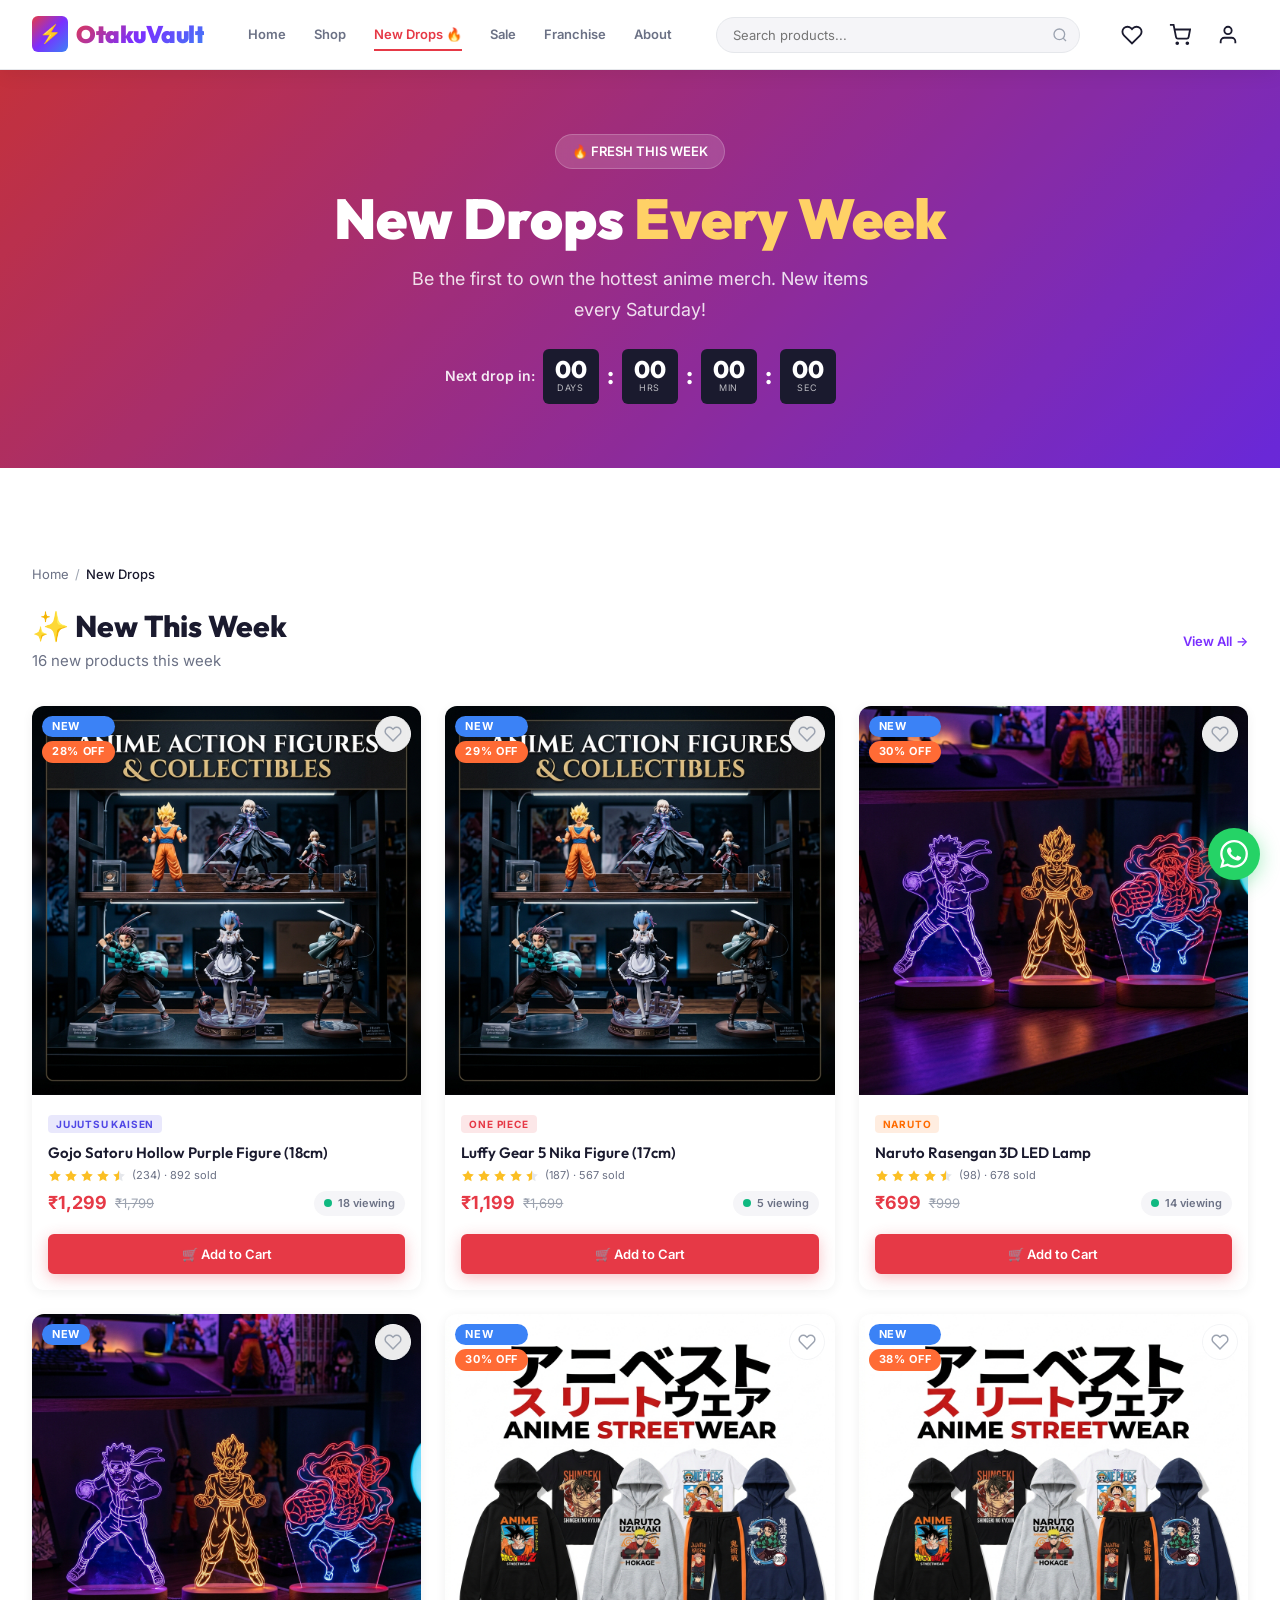
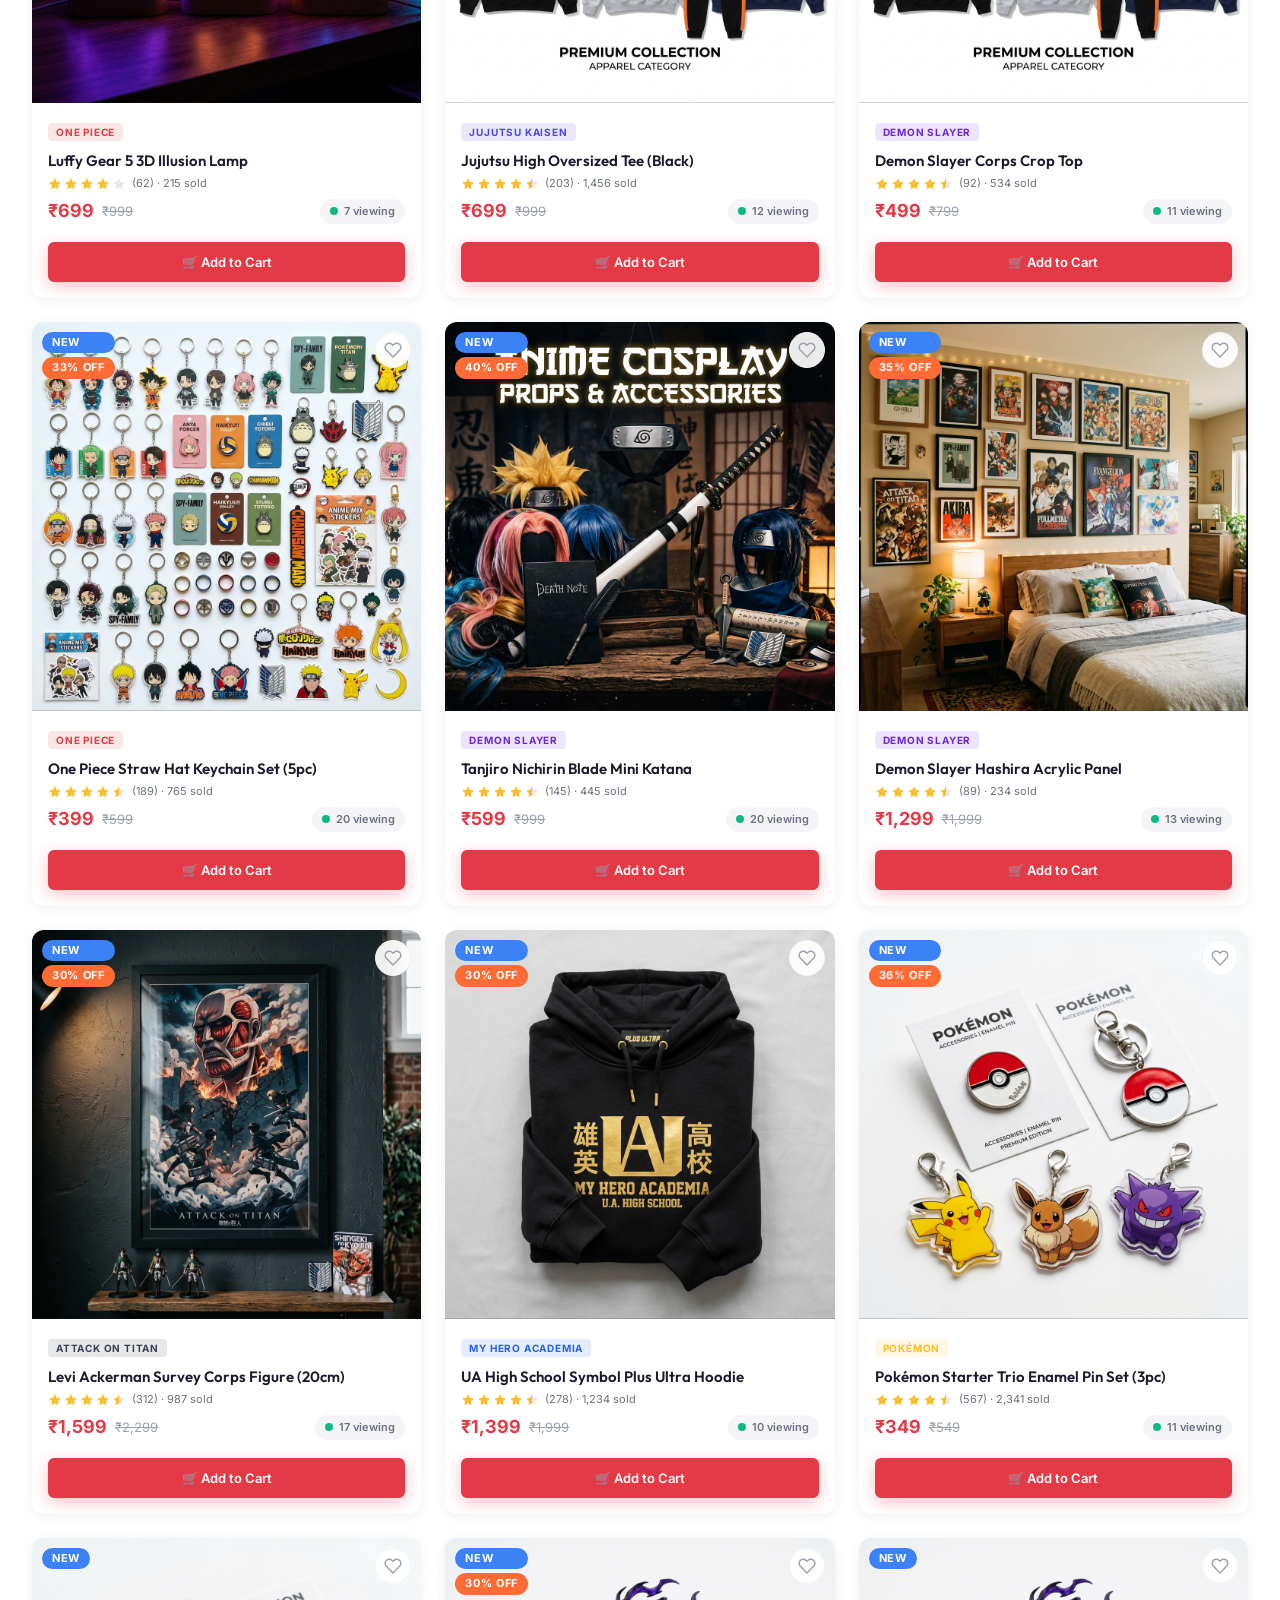
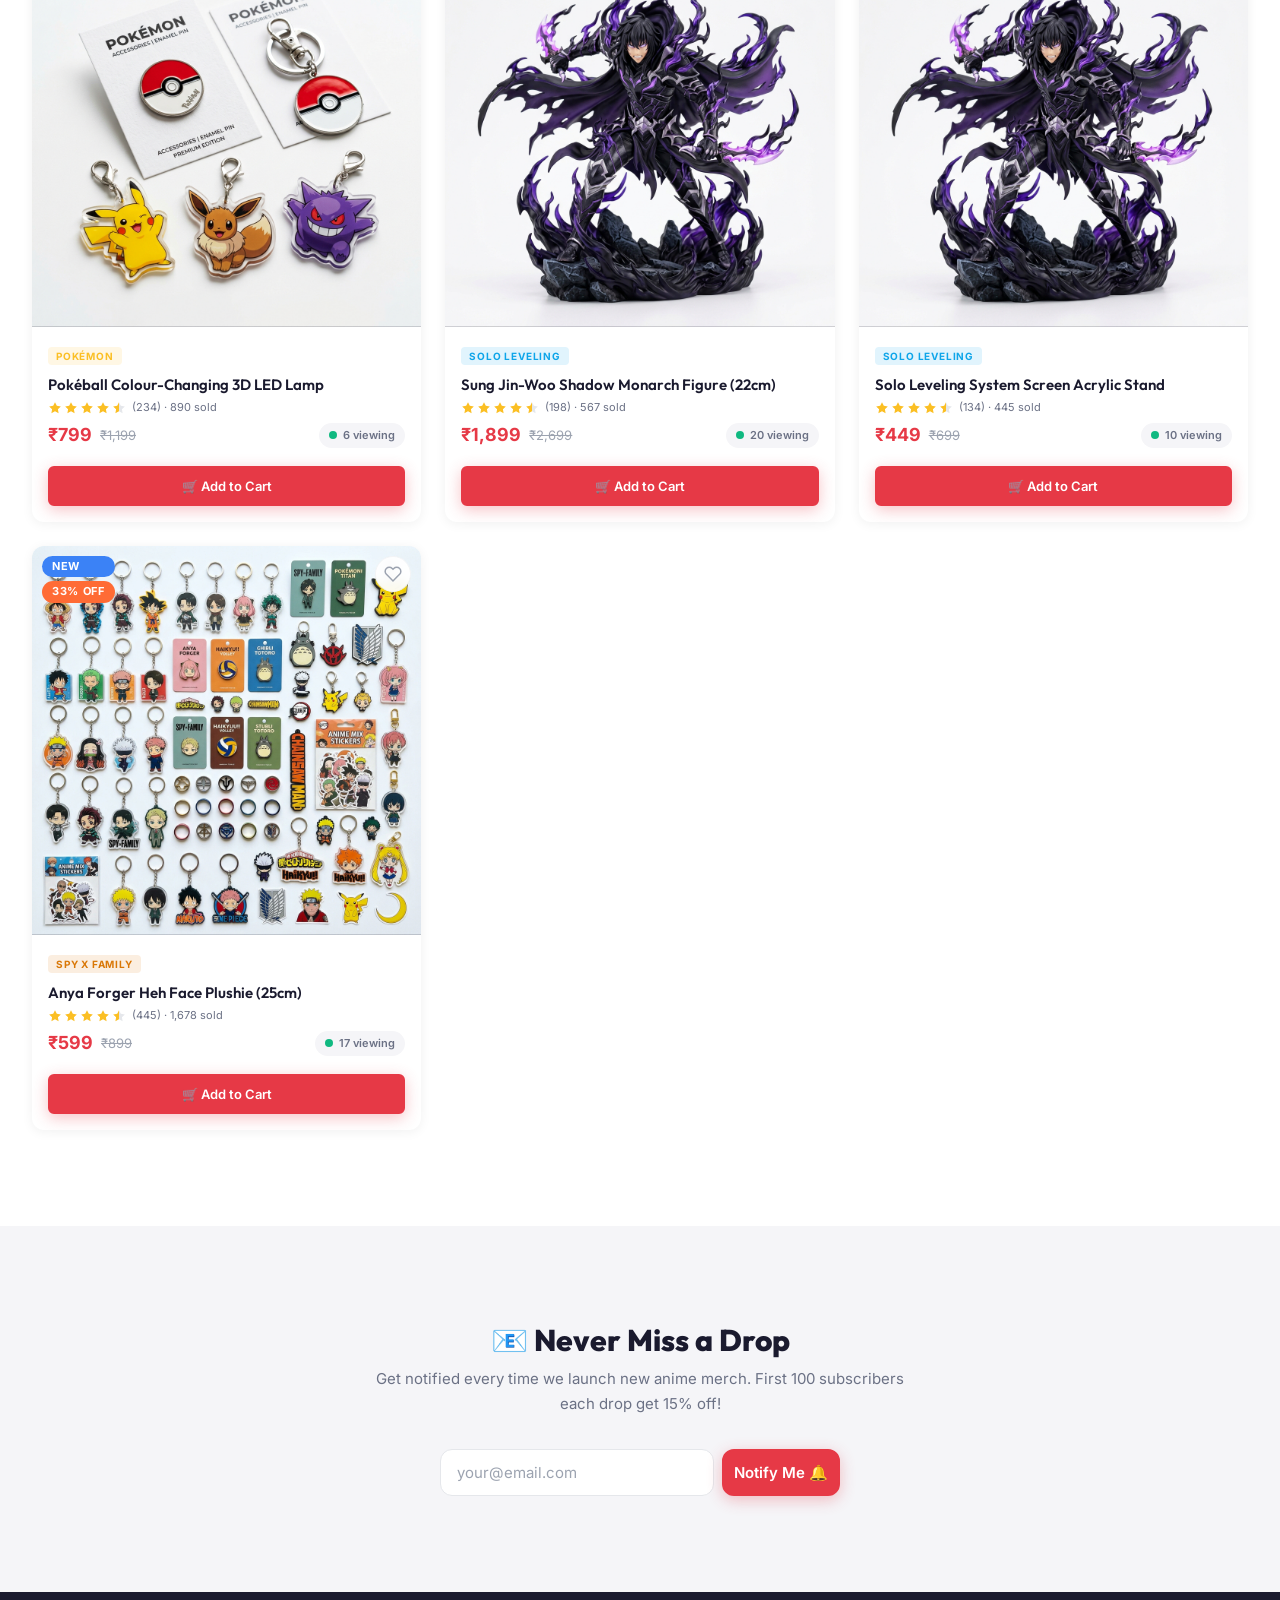
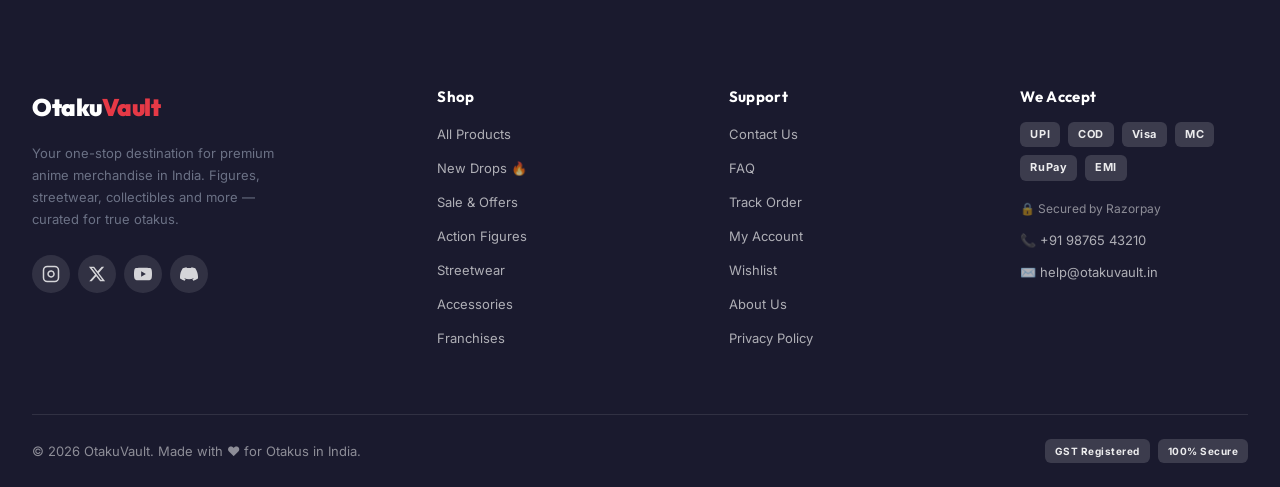
<file: new-drops.html>
﻿<!DOCTYPE html>
<html lang="en">
<head>
  <meta charset="UTF-8"><meta name="viewport" content="width=device-width, initial-scale=1.0">
  <meta name="description" content="New anime merchandise drops on OtakuVault. Be first to shop the latest figures, apparel and collectibles.">
  <meta property="og:title" content="New Drops — OtakuVault">
  <meta property="og:description" content="Latest anime merchandise drops. Be first to grab new figures, streetwear and collectibles.">
  <meta property="og:type" content="website">
  <meta property="og:image" content="assets/images/hero_banner.png">
  <title>New Drops 🔥 — OtakuVault</title>
  <link rel="icon" href="data:image/svg+xml,<svg xmlns='http://www.w3.org/2000/svg' viewBox='0 0 100 100'><text y='.9em' font-size='90'>⚡</text></svg>">
  <link rel="stylesheet" href="styles/main.css"><link rel="stylesheet" href="styles/animations.css"><link rel="stylesheet" href="styles/components.css"><link rel="stylesheet" href="styles/layout.css">
</head>
<body class="page-wrapper">
<nav class="navbar" role="navigation"><div class="navbar__inner">
  <a href="index.html" class="navbar__logo"><div class="navbar__logo-icon">⚡</div><span class="navbar__logo-text">OtakuVault</span></a>
  <nav class="navbar__links"><a href="index.html" class="navbar__link">Home</a><a href="shop.html" class="navbar__link">Shop</a><a href="new-drops.html" class="navbar__link active">New Drops 🔥</a><a href="sale.html" class="navbar__link">Sale</a><a href="franchise.html" class="navbar__link">Franchise</a><a href="about.html" class="navbar__link">About</a></nav>
  <div class="navbar__search" role="search"><input id="navbar-search" class="navbar__search-input" type="search" placeholder="Search products..." autocomplete="off" aria-label="Search"><svg class="navbar__search-icon" viewBox="0 0 24 24" fill="none" stroke="currentColor" stroke-width="2"><circle cx="11" cy="11" r="8"/><line x1="21" y1="21" x2="16.65" y2="16.65"/></svg><div id="search-dropdown" class="search-dropdown"></div></div>
  <div class="navbar__actions">
    <a href="wishlist.html" class="nav-icon-btn" aria-label="Wishlist"><svg viewBox="0 0 24 24" fill="none" stroke="currentColor" stroke-width="2" width="22" height="22"><path d="M20.84 4.61a5.5 5.5 0 0 0-7.78 0L12 5.67l-1.06-1.06a5.5 5.5 0 0 0-7.78 7.78l1.06 1.06L12 21.23l7.78-7.78 1.06-1.06a5.5 5.5 0 0 0 0-7.78z"/></svg><span class="nav-badge" data-wishlist-badge style="display:none">0</span></a>
    <a href="cart.html" class="nav-icon-btn" aria-label="Cart"><svg viewBox="0 0 24 24" fill="none" stroke="currentColor" stroke-width="2" width="22" height="22"><circle cx="9" cy="21" r="1"/><circle cx="20" cy="21" r="1"/><path d="M1 1h4l2.68 13.39a2 2 0 0 0 2 1.61h9.72a2 2 0 0 0 2-1.61L23 6H6"/></svg><span class="nav-badge" data-cart-badge style="display:none">0</span></a>
    <a href="account.html" class="nav-icon-btn" aria-label="Account"><svg viewBox="0 0 24 24" fill="none" stroke="currentColor" stroke-width="2" width="22" height="22"><path d="M20 21v-2a4 4 0 0 0-4-4H8a4 4 0 0 0-4 4v2"/><circle cx="12" cy="7" r="4"/></svg></a>
    <button class="hamburger" id="hamburger"><span></span><span></span><span></span></button>
  </div>
</div></nav>
<div class="mobile-menu__overlay" id="mobile-menu-overlay"></div>
<aside class="mobile-menu" id="mobile-menu" role="dialog" aria-modal="true"><div class="mobile-menu__header"><div class="navbar__logo"><div class="navbar__logo-icon">⚡</div><span class="navbar__logo-text">OtakuVault</span></div><button class="mobile-menu__close" id="mobile-menu-close"><svg width="18" height="18" viewBox="0 0 24 24" fill="none" stroke="currentColor" stroke-width="2.5"><line x1="18" y1="6" x2="6" y2="18"/><line x1="6" y1="6" x2="18" y2="18"/></svg></button></div><nav class="mobile-menu__nav"><a href="index.html" class="mobile-menu__link">🏠 Home</a><a href="shop.html" class="mobile-menu__link">🛍️ Shop All</a><a href="new-drops.html" class="mobile-menu__link">🔥 New Drops</a><a href="wishlist.html" class="mobile-menu__link">❤️ Wishlist</a></nav></aside>

<main class="page-main">
  <!-- Hero -->
  <section style="background:var(--gradient-hero);padding:var(--space-3xl) 0;background-size:200% 200%;animation:gradientShift 8s ease infinite;position:relative;overflow:hidden" aria-label="New drops hero">
    <div style="position:absolute;inset:0;background:rgba(0,0,0,0.15)"></div>
    <div class="container" style="position:relative;z-index:1;text-align:center">
      <div style="display:inline-flex;align-items:center;gap:8px;background:rgba(255,255,255,0.15);backdrop-filter:blur(8px);color:#fff;padding:6px 16px;border-radius:40px;font-size:13px;font-weight:600;margin-bottom:16px;border:1px solid rgba(255,255,255,0.2)">🔥 FRESH THIS WEEK</div>
      <h1 style="font-size:clamp(2rem,5vw,3.5rem);font-weight:900;color:#fff;margin-bottom:12px">New Drops <span style="color:#FFD166">Every Week</span></h1>
      <p style="color:rgba(255,255,255,0.85);font-size:var(--text-lg);max-width:480px;margin:0 auto 24px">Be the first to own the hottest anime merch. New items every Saturday!</p>
      <!-- Countdown -->
      <div style="display:flex;justify-content:center;align-items:center;gap:8px;flex-wrap:wrap">
        <span style="color:rgba(255,255,255,0.9);font-weight:600;font-size:14px">Next drop in:</span>
        <div class="countdown">
          <div class="countdown-unit"><span class="countdown-num" id="cd-days">00</span><span class="countdown-label">Days</span></div>
          <span class="countdown-sep" style="color:#fff">:</span>
          <div class="countdown-unit"><span class="countdown-num" id="cd-hours">00</span><span class="countdown-label">Hrs</span></div>
          <span class="countdown-sep" style="color:#fff">:</span>
          <div class="countdown-unit"><span class="countdown-num" id="cd-mins">00</span><span class="countdown-label">Min</span></div>
          <span class="countdown-sep" style="color:#fff">:</span>
          <div class="countdown-unit"><span class="countdown-num" id="cd-secs">00</span><span class="countdown-label">Sec</span></div>
        </div>
      </div>
    </div>
  </section>

  <!-- New Products -->
  <section class="section" aria-labelledby="new-products-heading">
    <div class="container">
      <nav class="breadcrumb" aria-label="Breadcrumb"><a href="index.html">Home</a><span class="sep">/</span><span class="current">New Drops</span></nav>
      <div class="section-header">
        <div><h2 class="section-title" id="new-products-heading">✨ New This Week</h2><p class="section-subtitle" id="new-count"></p></div>
        <a href="shop.html" class="view-all-link">View All</a>
      </div>
      <div class="product-grid" id="new-products-grid" role="list" aria-label="New products"></div>
    </div>
  </section>

  <!-- Newsletter -->
  <section class="section section-alt" aria-labelledby="drops-newsletter-heading">
    <div class="container" style="max-width:600px;text-align:center">
      <h2 class="section-title" id="drops-newsletter-heading" style="justify-content:center;margin-bottom:8px">📧 Never Miss a Drop</h2>
      <p style="color:var(--text-secondary);margin-bottom:var(--space-xl)">Get notified every time we launch new anime merch. First 100 subscribers each drop get 15% off!</p>
      <form id="drops-newsletter" style="display:flex;gap:8px;max-width:400px;margin:0 auto" novalidate>
        <input type="email" class="form-input" placeholder="your@email.com" style="flex:1" required aria-label="Email for drop notifications">
        <button type="submit" class="btn btn-primary">Notify Me 🔔</button>
      </form>
    </div>
  </section>
</main>

<footer class="footer" role="contentinfo">
  <div class="container">
    <div class="footer__grid">
      <div class="footer__brand">
        <div class="footer__brand-logo">Otaku<span>Vault</span></div>
        <p class="footer__brand-desc">Your one-stop destination for premium anime merchandise in India. Figures, streetwear, collectibles and more — curated for true otakus.</p>
        <div class="footer__social" aria-label="Social media links">
          <a href="#" class="footer__social-link" aria-label="Instagram"><svg viewBox="0 0 24 24" fill="none" stroke="currentColor" stroke-width="2" width="18" height="18"><rect x="2" y="2" width="20" height="20" rx="5" ry="5"/><path d="M16 11.37A4 4 0 1 1 12.63 8 4 4 0 0 1 16 11.37z"/><line x1="17.5" y1="6.5" x2="17.51" y2="6.5"/></svg></a>
          <a href="#" class="footer__social-link" aria-label="Twitter/X"><svg viewBox="0 0 24 24" fill="currentColor" width="18" height="18"><path d="M18.244 2.25h3.308l-7.227 8.26 8.502 11.24H16.17l-5.214-6.817L4.99 21.75H1.68l7.73-8.835L1.254 2.25H8.08l4.713 6.231zm-1.161 17.52h1.833L7.084 4.126H5.117z"/></svg></a>
          <a href="#" class="footer__social-link" aria-label="YouTube"><svg viewBox="0 0 24 24" fill="currentColor" width="18" height="18"><path d="M23.498 6.186a3.016 3.016 0 0 0-2.122-2.136C19.505 3.545 12 3.545 12 3.545s-7.505 0-9.377.505A3.017 3.017 0 0 0 .502 6.186C0 8.07 0 12 0 12s0 3.93.502 5.814a3.016 3.016 0 0 0 2.122 2.136c1.871.505 9.376.505 9.376.505s7.505 0 9.377-.505a3.015 3.015 0 0 0 2.122-2.136C24 15.93 24 12 24 12s0-3.93-.502-5.814zM9.545 15.568V8.432L15.818 12l-6.273 3.568z"/></svg></a>
          <a href="#" class="footer__social-link" aria-label="Discord"><svg viewBox="0 0 24 24" fill="currentColor" width="18" height="18"><path d="M20.317 4.37a19.791 19.791 0 0 0-4.885-1.515.074.074 0 0 0-.079.037c-.21.375-.444.864-.608 1.25a18.27 18.27 0 0 0-5.487 0 12.64 12.64 0 0 0-.617-1.25.077.077 0 0 0-.079-.037A19.736 19.736 0 0 0 3.677 4.37a.07.07 0 0 0-.032.027C.533 9.046-.32 13.58.099 18.057.1 18.085.118 18.11.137 18.131a19.942 19.942 0 0 0 5.993 3.03.078.078 0 0 0 .084-.028c.462-.63.874-1.295 1.226-1.994a.076.076 0 0 0-.041-.106 13.107 13.107 0 0 1-1.872-.892.077.077 0 0 1-.008-.128 10.2 10.2 0 0 0 .372-.292.074.074 0 0 1 .077-.01c3.928 1.793 8.18 1.793 12.062 0a.074.074 0 0 1 .078.01c.12.098.246.198.373.292a.077.077 0 0 1-.006.127 12.299 12.299 0 0 1-1.873.892.077.077 0 0 0-.041.107c.36.698.772 1.362 1.225 1.993a.076.076 0 0 0 .084.028 19.839 19.839 0 0 0 6.002-3.03.077.077 0 0 0 .032-.054c.5-5.177-.838-9.674-3.549-13.66a.061.061 0 0 0-.031-.03z"/></svg></a>
        </div>
      </div>
      <div>
        <h3 class="footer__col-title">Shop</h3>
        <ul class="footer__links">
          <li><a href="shop.html" class="footer__link">All Products</a></li>
          <li><a href="new-drops.html" class="footer__link">New Drops 🔥</a></li>
          <li><a href="sale.html" class="footer__link">Sale & Offers</a></li>
          <li><a href="shop.html?category=figures" class="footer__link">Action Figures</a></li>
          <li><a href="shop.html?category=apparel" class="footer__link">Streetwear</a></li>
          <li><a href="shop.html?category=accessories" class="footer__link">Accessories</a></li>
          <li><a href="franchise.html" class="footer__link">Franchises</a></li>
        </ul>
      </div>
      <div>
        <h3 class="footer__col-title">Support</h3>
        <ul class="footer__links">
          <li><a href="contact.html" class="footer__link">Contact Us</a></li>
          <li><a href="faq.html" class="footer__link">FAQ</a></li>
          <li><a href="tracking.html" class="footer__link">Track Order</a></li>
          <li><a href="account.html" class="footer__link">My Account</a></li>
          <li><a href="wishlist.html" class="footer__link">Wishlist</a></li>
          <li><a href="about.html" class="footer__link">About Us</a></li>
          <li><a href="#" class="footer__link">Privacy Policy</a></li>
        </ul>
      </div>
      <div>
        <h3 class="footer__col-title">We Accept</h3>
        <div style="display:flex;flex-direction:column;gap:10px">
          <div style="display:flex;flex-wrap:wrap;gap:8px">
            <span class="footer__payment-badge">UPI</span>
            <span class="footer__payment-badge">COD</span>
            <span class="footer__payment-badge">Visa</span>
            <span class="footer__payment-badge">MC</span>
            <span class="footer__payment-badge">RuPay</span>
            <span class="footer__payment-badge">EMI</span>
          </div>
          <p style="font-size:12px;color:rgba(255,255,255,0.5);margin-top:8px">🔒 Secured by Razorpay</p>
          <p style="font-size:13px;color:rgba(255,255,255,0.65)">📞 +91 98765 43210</p>
          <p style="font-size:13px;color:rgba(255,255,255,0.65)">✉️ help@otakuvault.in</p>
        </div>
      </div>
    </div>
    <div class="footer__bottom">
      <p class="footer__copyright">© 2026 OtakuVault. Made with ❤️ for Otakus in India.</p>
      <div class="footer__payment">
        <span class="footer__payment-badge" style="font-size:10px">GST Registered</span>
        <span class="footer__payment-badge" style="font-size:10px">100% Secure</span>
      </div>
    </div>
  </div>
</footer>
<button class="back-to-top" id="back-to-top" aria-label="Back to top"><svg viewBox="0 0 24 24" fill="none" stroke="currentColor" stroke-width="2.5" width="20" height="20"><polyline points="18 15 12 9 6 15"/></svg></button>
<a href="https://wa.me/919876543210" class="whatsapp-float" aria-label="WhatsApp" target="_blank" rel="noopener"><svg viewBox="0 0 24 24" fill="currentColor" width="28" height="28"><path d="M17.472 14.382c-.297-.149-1.758-.867-2.03-.967-.273-.099-.471-.148-.67.15-.197.297-.767.966-.94 1.164-.173.199-.347.223-.644.075-.297-.15-1.255-.463-2.39-1.475-.883-.788-1.48-1.761-1.653-2.059-.173-.297-.018-.458.13-.606.134-.133.298-.347.446-.52.149-.174.198-.298.298-.497.099-.198.05-.371-.025-.52-.075-.149-.669-1.612-.916-2.207-.242-.579-.487-.5-.669-.51-.173-.008-.371-.01-.57-.01-.198 0-.52.074-.792.372-.272.297-1.04 1.016-1.04 2.479 0 1.462 1.065 2.875 1.213 3.074.149.198 2.096 3.2 5.077 4.487.709.306 1.262.489 1.694.625.712.227 1.36.195 1.871.118.571-.085 1.758-.719 2.006-1.413.248-.694.248-1.289.173-1.413-.074-.124-.272-.198-.57-.347m-5.421 7.403h-.004a9.87 9.87 0 0 1-5.031-1.378l-.361-.214-3.741.982.998-3.648-.235-.374a9.86 9.86 0 0 1-1.51-5.26c.001-5.45 4.436-9.884 9.888-9.884 2.64 0 5.122 1.03 6.988 2.898a9.825 9.825 0 0 1 2.893 6.994c-.003 5.45-4.437 9.884-9.885 9.884m8.413-18.297A11.815 11.815 0 0 0 12.05 0C5.495 0 .16 5.335.157 11.892c0 2.096.547 4.142 1.588 5.945L.057 24l6.305-1.654a11.882 11.882 0 0 0 5.683 1.448h.005c6.554 0 11.89-5.335 11.893-11.893a11.821 11.821 0 0 0-3.48-8.413Z"/></svg></a>
<nav class="bottom-nav"><div class="bottom-nav__inner">
  <a href="index.html" class="bottom-nav__item"><svg viewBox="0 0 24 24" fill="none" stroke="currentColor" stroke-width="2" width="22" height="22"><path d="M3 9l9-7 9 7v11a2 2 0 0 1-2 2H5a2 2 0 0 1-2-2z"/><polyline points="9 22 9 12 15 12 15 22"/></svg><span>Home</span></a>
  <a href="shop.html" class="bottom-nav__item"><svg viewBox="0 0 24 24" fill="none" stroke="currentColor" stroke-width="2" width="22" height="22"><circle cx="9" cy="21" r="1"/><circle cx="20" cy="21" r="1"/><path d="M1 1h4l2.68 13.39a2 2 0 0 0 2 1.61h9.72a2 2 0 0 0 2-1.61L23 6H6"/></svg><span>Shop</span></a>
  <a href="cart.html" class="bottom-nav__item"><svg viewBox="0 0 24 24" fill="none" stroke="currentColor" stroke-width="2" width="22" height="22"><path d="M6 2L3 6v14a2 2 0 0 0 2 2h14a2 2 0 0 0 2-2V6l-3-4z"/><line x1="3" y1="6" x2="21" y2="6"/></svg><span>Cart</span><span class="nav-badge" data-cart-badge style="display:none">0</span></a>
  <a href="wishlist.html" class="bottom-nav__item"><svg viewBox="0 0 24 24" fill="none" stroke="currentColor" stroke-width="2" width="22" height="22"><path d="M20.84 4.61a5.5 5.5 0 0 0-7.78 0L12 5.67l-1.06-1.06a5.5 5.5 0 0 0-7.78 7.78l1.06 1.06L12 21.23l7.78-7.78 1.06-1.06a5.5 5.5 0 0 0 0-7.78z"/></svg><span>Wishlist</span></a>
  <a href="account.html" class="bottom-nav__item"><svg viewBox="0 0 24 24" fill="none" stroke="currentColor" stroke-width="2" width="22" height="22"><path d="M20 21v-2a4 4 0 0 0-4-4H8a4 4 0 0 0-4 4v2"/><circle cx="12" cy="7" r="4"/></svg><span>Account</span></a>
</div></nav>
<script src="js/data.js"></script><script src="js/core.js"></script><script src="js/ui.js"></script>
<script>
document.addEventListener('DOMContentLoaded', function() {
  var grid = document.getElementById('new-products-grid');
  var countEl = document.getElementById('new-count');
  if (grid && window.PRODUCTS) {
    var newItems = window.PRODUCTS.filter(function(p) { return p.isNew; });
    if (countEl) countEl.textContent = newItems.length + ' new products this week';
    grid.innerHTML = newItems.map(function(p) { return buildProductCard(p); }).join('');
    grid.querySelectorAll('.product-card').forEach(function(c, i) {
      c.classList.add('reveal');
      setTimeout(function() { c.classList.add('revealed'); }, i * 80);
    });
  }
  // Countdown
  var now = new Date(), days = 6 - now.getDay();
  var next = new Date(now);
  next.setDate(now.getDate() + (days <= 0 ? 7 : days));
  next.setHours(0,0,0,0);
  initCountdown(next.getTime(), 'cd-days', 'cd-hours', 'cd-mins', 'cd-secs');
  // Newsletter
  document.getElementById('drops-newsletter').addEventListener('submit', function(e) {
    e.preventDefault();
    Toast.success('You\'re on the drops list! 🔥 Get ready for Saturday!', 'Subscribed!');
    this.reset();
  });
});
</script>
</body>
</html>
</file>
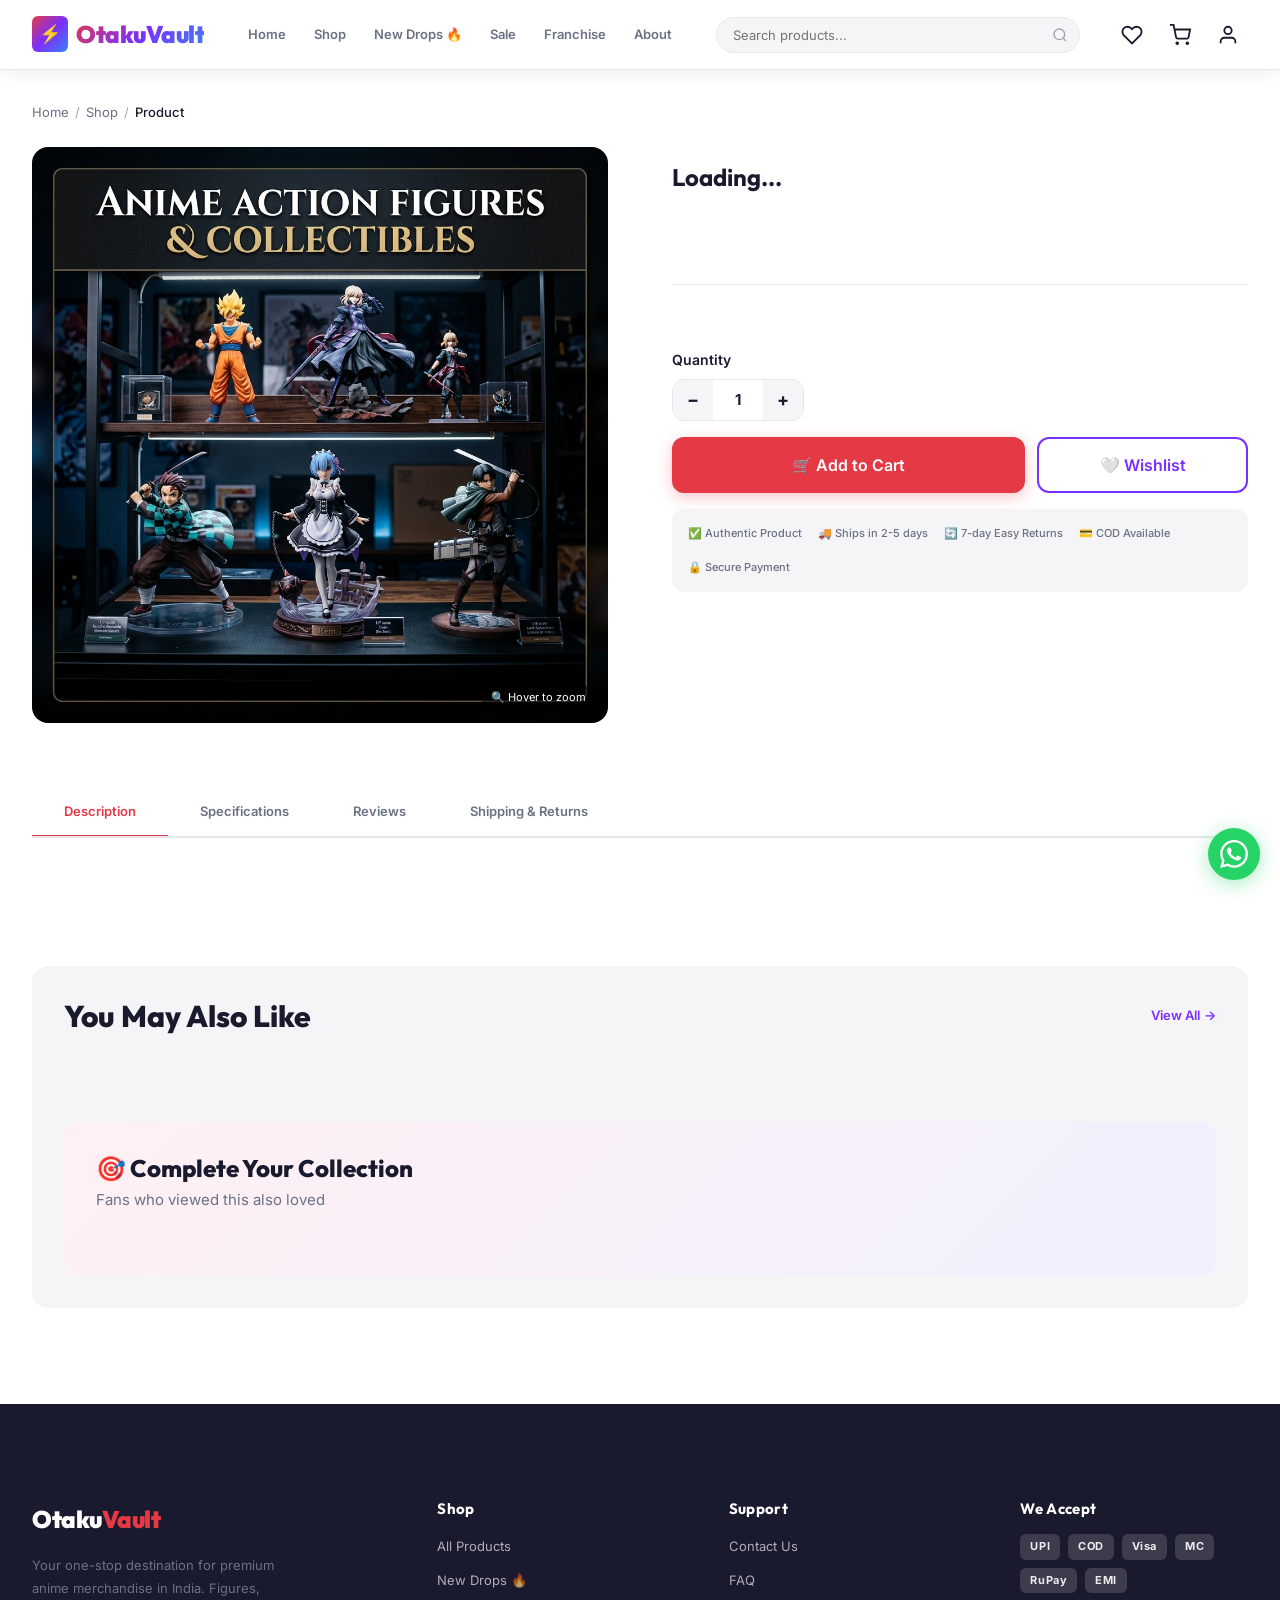
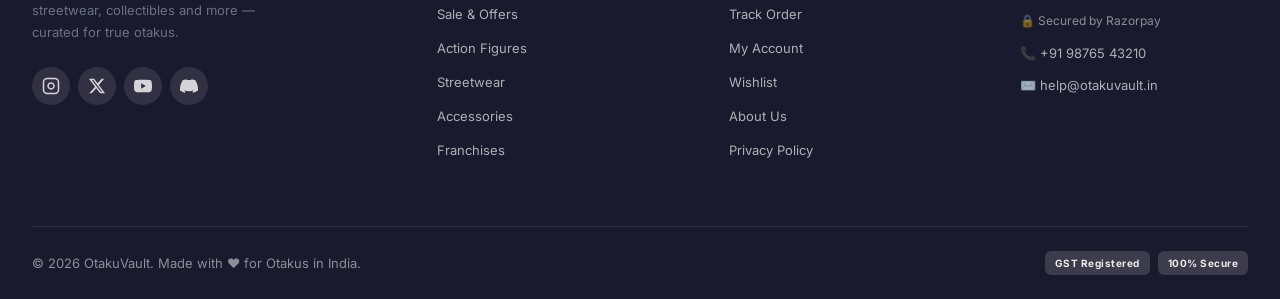
<file: product.html>
<!DOCTYPE html>
<html lang="en">
<head>
  <meta charset="UTF-8">
  <meta name="viewport" content="width=device-width, initial-scale=1.0">
  <meta name="description" content="View product details, size options, reviews and add to cart on OtakuVault.">
  <meta property="og:title" content="Product — OtakuVault">
  <meta property="og:description" content="Premium anime merchandise. Authentic products, fast shipping across India.">
  <meta property="og:type" content="website">
  <meta property="og:image" content="assets/images/hero_banner.png">
  <title>Product Detail — OtakuVault</title>
  <link rel="icon" href="data:image/svg+xml,<svg xmlns='http://www.w3.org/2000/svg' viewBox='0 0 100 100'><text y='.9em' font-size='90'>⚡</text></svg>">
  <link rel="stylesheet" href="styles/main.css">
  <link rel="stylesheet" href="styles/animations.css">
  <link rel="stylesheet" href="styles/components.css">
  <link rel="stylesheet" href="styles/layout.css">
  <style>
    .product-detail-grid {
      display: grid;
      grid-template-columns: 1fr 1fr;
      gap: var(--space-3xl);
      align-items: start;
    }
    @media (max-width: 768px) { .product-detail-grid { grid-template-columns: 1fr; } }

    .product-gallery__main {
      position: sticky;
      top: calc(var(--nav-height) + 16px);
    }
    .main-image-wrap {
      position: relative;
      border-radius: var(--radius-lg);
      overflow: hidden;
      aspect-ratio: 1;
      background: var(--bg-secondary);
    }
    #main-product-image {
      width: 100%; height: 100%;
      object-fit: cover;
      transition: transform 0.4s ease;
    }
    .main-image-wrap:hover #main-product-image { transform: scale(1.05); }
    .zoom-hint {
      position: absolute;
      bottom: 12px; right: 12px;
      background: rgba(0,0,0,0.5);
      color: #fff;
      padding: 4px 10px;
      border-radius: var(--radius-full);
      font-size: 11px;
    }

    .sticky-atc {
      position: fixed;
      bottom: 70px; left: 0; right: 0;
      background: #fff;
      padding: 12px var(--space-md);
      box-shadow: 0 -4px 20px rgba(0,0,0,0.1);
      z-index: 50;
      display: none;
      align-items: center;
      gap: var(--space-md);
    }
    .sticky-atc.visible { display: flex; }
    @media (max-width: 768px) { .sticky-atc.visible { display: flex; } }

    .related-section { overflow: hidden; }
  </style>
</head>
<body class="page-wrapper">

<nav class="navbar" role="navigation" aria-label="Main navigation">
  <div class="navbar__inner">
    <a href="index.html" class="navbar__logo"><div class="navbar__logo-icon">⚡</div><span class="navbar__logo-text">OtakuVault</span></a>
    <nav class="navbar__links">
      <a href="index.html" class="navbar__link">Home</a>
      <a href="shop.html" class="navbar__link">Shop</a>
      <a href="new-drops.html" class="navbar__link">New Drops 🔥</a>
      <a href="sale.html" class="navbar__link">Sale</a>
      <a href="franchise.html" class="navbar__link">Franchise</a>
      <a href="about.html" class="navbar__link">About</a>
    </nav>
    <div class="navbar__search" role="search">
      <input id="navbar-search" class="navbar__search-input" type="search" placeholder="Search products..." autocomplete="off" aria-label="Search">
      <svg class="navbar__search-icon" viewBox="0 0 24 24" fill="none" stroke="currentColor" stroke-width="2"><circle cx="11" cy="11" r="8"/><line x1="21" y1="21" x2="16.65" y2="16.65"/></svg>
      <div id="search-dropdown" class="search-dropdown"></div>
    </div>
    <div class="navbar__actions">
      <a href="wishlist.html" class="nav-icon-btn" aria-label="Wishlist"><svg viewBox="0 0 24 24" fill="none" stroke="currentColor" stroke-width="2" width="22" height="22"><path d="M20.84 4.61a5.5 5.5 0 0 0-7.78 0L12 5.67l-1.06-1.06a5.5 5.5 0 0 0-7.78 7.78l1.06 1.06L12 21.23l7.78-7.78 1.06-1.06a5.5 5.5 0 0 0 0-7.78z"/></svg><span class="nav-badge" data-wishlist-badge style="display:none">0</span></a>
      <a href="cart.html" class="nav-icon-btn" aria-label="Cart"><svg viewBox="0 0 24 24" fill="none" stroke="currentColor" stroke-width="2" width="22" height="22"><circle cx="9" cy="21" r="1"/><circle cx="20" cy="21" r="1"/><path d="M1 1h4l2.68 13.39a2 2 0 0 0 2 1.61h9.72a2 2 0 0 0 2-1.61L23 6H6"/></svg><span class="nav-badge" data-cart-badge style="display:none">0</span></a>
      <a href="account.html" class="nav-icon-btn" aria-label="Account"><svg viewBox="0 0 24 24" fill="none" stroke="currentColor" stroke-width="2" width="22" height="22"><path d="M20 21v-2a4 4 0 0 0-4-4H8a4 4 0 0 0-4 4v2"/><circle cx="12" cy="7" r="4"/></svg></a>
      <button class="hamburger" id="hamburger" aria-label="Open menu"><span></span><span></span><span></span></button>
    </div>
  </div>
</nav>
<div class="mobile-menu__overlay" id="mobile-menu-overlay"></div>
<aside class="mobile-menu" id="mobile-menu" role="dialog" aria-modal="true">
  <div class="mobile-menu__header"><div class="navbar__logo"><div class="navbar__logo-icon">⚡</div><span class="navbar__logo-text">OtakuVault</span></div><button class="mobile-menu__close" id="mobile-menu-close"><svg width="18" height="18" viewBox="0 0 24 24" fill="none" stroke="currentColor" stroke-width="2.5"><line x1="18" y1="6" x2="6" y2="18"/><line x1="6" y1="6" x2="18" y2="18"/></svg></button></div>
  <nav class="mobile-menu__nav">
    <a href="index.html" class="mobile-menu__link">🏠 Home</a>
    <a href="shop.html" class="mobile-menu__link">🛍️ Shop All</a>
    <a href="new-drops.html" class="mobile-menu__link">🔥 New Drops</a>
    <a href="sale.html" class="mobile-menu__link">💥 Sale & Offers</a>
    <a href="wishlist.html" class="mobile-menu__link">❤️ Wishlist</a>
  </nav>
</aside>

<main class="page-main">
  <div class="container" style="padding-top:var(--space-xl);padding-bottom:var(--space-4xl)">
    <nav class="breadcrumb" aria-label="Breadcrumb">
      <a href="index.html">Home</a><span class="sep">/</span>
      <a href="shop.html">Shop</a><span class="sep">/</span>
      <span class="current" id="breadcrumb-name">Product</span>
    </nav>

    <div id="product-detail" data-tabs-container>
      <div class="product-detail-grid">
        <!-- Gallery -->
        <div class="product-gallery__main">
          <div class="main-image-wrap">
            <img id="main-product-image" src="assets/images/category_figures.png" alt="Product" loading="eager">
            <div class="zoom-hint">🔍 Hover to zoom</div>
          </div>
        </div>

        <!-- Product Info -->
        <div style="display:flex;flex-direction:column;gap:var(--space-md)">
          <div id="product-detail-badges" style="display:flex;gap:8px;flex-wrap:wrap"></div>
          <h1 id="product-title" style="font-size:var(--text-2xl)">Loading...</h1>
          <div id="product-rating" style="display:flex;align-items:center;gap:12px;flex-wrap:wrap"></div>
          <div id="product-live" style="display:flex;align-items:center;gap:12px;flex-wrap:wrap;margin-top:-4px"></div>
          <div id="product-price" style="display:flex;align-items:center;gap:12px;flex-wrap:wrap"></div>

          <div class="divider"></div>

          <!-- Size Selector -->
          <div id="size-selector"></div>

          <!-- Quantity -->
          <div>
            <div style="font-weight:600;font-size:14px;margin-bottom:8px">Quantity</div>
            <div style="display:flex;align-items:center;gap:16px">
              <div class="qty-selector">
                <button class="qty-btn" onclick="changeQty(-1)" aria-label="Decrease quantity">−</button>
                <span class="qty-input" id="pd-qty" style="display:flex;align-items:center;justify-content:center">1</span>
                <button class="qty-btn" onclick="changeQty(1)" aria-label="Increase quantity">+</button>
              </div>
            </div>
          </div>

          <!-- Actions -->
          <div style="display:flex;gap:12px;flex-wrap:wrap">
            <button class="btn btn-primary btn-lg ripple-container" style="flex:2;min-width:200px" id="pd-atc-btn" onclick="addToCartFromDetail()">
              🛒 Add to Cart
            </button>
            <button class="btn btn-outlined-purple btn-lg" id="pd-wishlist-btn" onclick="toggleWishlistPD()" style="flex:1">
              🤍 Wishlist
            </button>
          </div>

          <!-- Trust Badges -->
          <div style="background:var(--bg-secondary);border-radius:var(--radius-md);padding:var(--space-md);display:flex;gap:var(--space-md);flex-wrap:wrap">
            <div class="trust-badge-mini">✅ Authentic Product</div>
            <div class="trust-badge-mini">🚚 Ships in 2-5 days</div>
            <div class="trust-badge-mini">🔄 7-day Easy Returns</div>
            <div class="trust-badge-mini">💳 COD Available</div>
            <div class="trust-badge-mini">🔒 Secure Payment</div>
          </div>

          <!-- Notify if Out of Stock -->
          <div id="notify-oos" style="display:none">
            <div style="background:rgba(245,158,11,0.08);border:1.5px solid var(--warning);border-radius:var(--radius-md);padding:var(--space-md)">
              <p style="font-weight:600;margin-bottom:8px">😔 Out of Stock — Get Notified!</p>
              <div style="display:flex;gap:8px">
                <input class="form-input" type="email" placeholder="your@email.com" id="notify-email" style="flex:1">
                <button class="btn btn-primary btn-sm" onclick="handleNotifyMe(this)">🔔 Notify Me</button>
              </div>
            </div>
          </div>
        </div>
      </div>

      <!-- Tabs -->
      <div style="margin-top:var(--space-3xl)">
        <div class="tabs" role="tablist" aria-label="Product information">
          <button class="tab-btn active" data-tab="tab-description" role="tab" aria-selected="true">Description</button>
          <button class="tab-btn" data-tab="tab-specs" role="tab" aria-selected="false">Specifications</button>
          <button class="tab-btn" data-tab="tab-reviews" role="tab" aria-selected="false">Reviews</button>
          <button class="tab-btn" data-tab="tab-shipping" role="tab" aria-selected="false">Shipping & Returns</button>
        </div>
        <div id="tab-description" class="tab-panel active" role="tabpanel"></div>
        <div id="tab-specs" class="tab-panel" role="tabpanel"></div>
        <div id="tab-reviews" class="tab-panel" role="tabpanel"></div>
        <div id="tab-shipping" class="tab-panel" role="tabpanel"></div>
      </div>
    </div>

    <!-- Related Products -->
    <section class="related-section" style="margin-top:var(--space-3xl)" aria-labelledby="related-heading">
      <div class="section-header">
        <h2 class="section-title" id="related-heading">You May Also Like</h2>
        <a href="shop.html" class="view-all-link">View All</a>
      </div>
      <div class="carousel-scroll" id="related-products" style="padding-bottom:8px"></div>

      <!-- Complete Your Collection -->
      <div style="margin-top:var(--space-2xl);background:var(--gradient-subtle);border-radius:var(--radius-lg);padding:var(--space-xl)">
        <div class="section-header" style="margin-bottom:var(--space-lg)">
          <div>
            <h3 class="section-title" style="font-size:var(--text-2xl)">🎯 Complete Your Collection</h3>
            <p class="section-subtitle">Fans who viewed this also loved</p>
          </div>
        </div>
        <div class="carousel-scroll" id="complete-collection" style="padding-bottom:8px"></div>
      </div>
    </section>
  </div>
</main>

<!-- Sticky Add to Cart (mobile) -->
<div class="sticky-atc" id="sticky-atc">
  <div style="flex:1;overflow:hidden">
    <div id="sticky-name" style="font-weight:700;font-size:13px;white-space:nowrap;overflow:hidden;text-overflow:ellipsis"></div>
    <div id="sticky-price" style="color:var(--accent-red);font-weight:700;font-size:15px"></div>
  </div>
  <button class="btn btn-primary" onclick="addToCartFromDetail()">🛒 Add to Cart</button>
</div>

<footer class="footer" role="contentinfo">
  <div class="container">
    <div class="footer__grid">
      <div class="footer__brand">
        <div class="footer__brand-logo">Otaku<span>Vault</span></div>
        <p class="footer__brand-desc">Your one-stop destination for premium anime merchandise in India. Figures, streetwear, collectibles and more — curated for true otakus.</p>
        <div class="footer__social" aria-label="Social media links">
          <a href="#" class="footer__social-link" aria-label="Instagram"><svg viewBox="0 0 24 24" fill="none" stroke="currentColor" stroke-width="2" width="18" height="18"><rect x="2" y="2" width="20" height="20" rx="5" ry="5"/><path d="M16 11.37A4 4 0 1 1 12.63 8 4 4 0 0 1 16 11.37z"/><line x1="17.5" y1="6.5" x2="17.51" y2="6.5"/></svg></a>
          <a href="#" class="footer__social-link" aria-label="Twitter/X"><svg viewBox="0 0 24 24" fill="currentColor" width="18" height="18"><path d="M18.244 2.25h3.308l-7.227 8.26 8.502 11.24H16.17l-5.214-6.817L4.99 21.75H1.68l7.73-8.835L1.254 2.25H8.08l4.713 6.231zm-1.161 17.52h1.833L7.084 4.126H5.117z"/></svg></a>
          <a href="#" class="footer__social-link" aria-label="YouTube"><svg viewBox="0 0 24 24" fill="currentColor" width="18" height="18"><path d="M23.498 6.186a3.016 3.016 0 0 0-2.122-2.136C19.505 3.545 12 3.545 12 3.545s-7.505 0-9.377.505A3.017 3.017 0 0 0 .502 6.186C0 8.07 0 12 0 12s0 3.93.502 5.814a3.016 3.016 0 0 0 2.122 2.136c1.871.505 9.376.505 9.376.505s7.505 0 9.377-.505a3.015 3.015 0 0 0 2.122-2.136C24 15.93 24 12 24 12s0-3.93-.502-5.814zM9.545 15.568V8.432L15.818 12l-6.273 3.568z"/></svg></a>
          <a href="#" class="footer__social-link" aria-label="Discord"><svg viewBox="0 0 24 24" fill="currentColor" width="18" height="18"><path d="M20.317 4.37a19.791 19.791 0 0 0-4.885-1.515.074.074 0 0 0-.079.037c-.21.375-.444.864-.608 1.25a18.27 18.27 0 0 0-5.487 0 12.64 12.64 0 0 0-.617-1.25.077.077 0 0 0-.079-.037A19.736 19.736 0 0 0 3.677 4.37a.07.07 0 0 0-.032.027C.533 9.046-.32 13.58.099 18.057.1 18.085.118 18.11.137 18.131a19.942 19.942 0 0 0 5.993 3.03.078.078 0 0 0 .084-.028c.462-.63.874-1.295 1.226-1.994a.076.076 0 0 0-.041-.106 13.107 13.107 0 0 1-1.872-.892.077.077 0 0 1-.008-.128 10.2 10.2 0 0 0 .372-.292.074.074 0 0 1 .077-.01c3.928 1.793 8.18 1.793 12.062 0a.074.074 0 0 1 .078.01c.12.098.246.198.373.292a.077.077 0 0 1-.006.127 12.299 12.299 0 0 1-1.873.892.077.077 0 0 0-.041.107c.36.698.772 1.362 1.225 1.993a.076.076 0 0 0 .084.028 19.839 19.839 0 0 0 6.002-3.03.077.077 0 0 0 .032-.054c.5-5.177-.838-9.674-3.549-13.66a.061.061 0 0 0-.031-.03z"/></svg></a>
        </div>
      </div>
      <div>
        <h3 class="footer__col-title">Shop</h3>
        <ul class="footer__links">
          <li><a href="shop.html" class="footer__link">All Products</a></li>
          <li><a href="new-drops.html" class="footer__link">New Drops 🔥</a></li>
          <li><a href="sale.html" class="footer__link">Sale & Offers</a></li>
          <li><a href="shop.html?category=figures" class="footer__link">Action Figures</a></li>
          <li><a href="shop.html?category=apparel" class="footer__link">Streetwear</a></li>
          <li><a href="shop.html?category=accessories" class="footer__link">Accessories</a></li>
          <li><a href="franchise.html" class="footer__link">Franchises</a></li>
        </ul>
      </div>
      <div>
        <h3 class="footer__col-title">Support</h3>
        <ul class="footer__links">
          <li><a href="contact.html" class="footer__link">Contact Us</a></li>
          <li><a href="faq.html" class="footer__link">FAQ</a></li>
          <li><a href="tracking.html" class="footer__link">Track Order</a></li>
          <li><a href="account.html" class="footer__link">My Account</a></li>
          <li><a href="wishlist.html" class="footer__link">Wishlist</a></li>
          <li><a href="about.html" class="footer__link">About Us</a></li>
          <li><a href="#" class="footer__link">Privacy Policy</a></li>
        </ul>
      </div>
      <div>
        <h3 class="footer__col-title">We Accept</h3>
        <div style="display:flex;flex-direction:column;gap:10px">
          <div style="display:flex;flex-wrap:wrap;gap:8px">
            <span class="footer__payment-badge">UPI</span>
            <span class="footer__payment-badge">COD</span>
            <span class="footer__payment-badge">Visa</span>
            <span class="footer__payment-badge">MC</span>
            <span class="footer__payment-badge">RuPay</span>
            <span class="footer__payment-badge">EMI</span>
          </div>
          <p style="font-size:12px;color:rgba(255,255,255,0.5);margin-top:8px">🔒 Secured by Razorpay</p>
          <p style="font-size:13px;color:rgba(255,255,255,0.65)">📞 +91 98765 43210</p>
          <p style="font-size:13px;color:rgba(255,255,255,0.65)">✉️ help@otakuvault.in</p>
        </div>
      </div>
    </div>
    <div class="footer__bottom">
      <p class="footer__copyright">© 2026 OtakuVault. Made with ❤️ for Otakus in India.</p>
      <div class="footer__payment">
        <span class="footer__payment-badge" style="font-size:10px">GST Registered</span>
        <span class="footer__payment-badge" style="font-size:10px">100% Secure</span>
      </div>
    </div>
  </div>
</footer>
<button class="back-to-top" id="back-to-top" aria-label="Back to top"><svg viewBox="0 0 24 24" fill="none" stroke="currentColor" stroke-width="2.5" width="20" height="20"><polyline points="18 15 12 9 6 15"/></svg></button>
<a href="https://wa.me/919876543210" class="whatsapp-float" aria-label="Chat on WhatsApp" target="_blank" rel="noopener"><svg viewBox="0 0 24 24" fill="currentColor" width="28" height="28"><path d="M17.472 14.382c-.297-.149-1.758-.867-2.03-.967-.273-.099-.471-.148-.67.15-.197.297-.767.966-.94 1.164-.173.199-.347.223-.644.075-.297-.15-1.255-.463-2.39-1.475-.883-.788-1.48-1.761-1.653-2.059-.173-.297-.018-.458.13-.606.134-.133.298-.347.446-.52.149-.174.198-.298.298-.497.099-.198.05-.371-.025-.52-.075-.149-.669-1.612-.916-2.207-.242-.579-.487-.5-.669-.51-.173-.008-.371-.01-.57-.01-.198 0-.52.074-.792.372-.272.297-1.04 1.016-1.04 2.479 0 1.462 1.065 2.875 1.213 3.074.149.198 2.096 3.2 5.077 4.487.709.306 1.262.489 1.694.625.712.227 1.36.195 1.871.118.571-.085 1.758-.719 2.006-1.413.248-.694.248-1.289.173-1.413-.074-.124-.272-.198-.57-.347m-5.421 7.403h-.004a9.87 9.87 0 0 1-5.031-1.378l-.361-.214-3.741.982.998-3.648-.235-.374a9.86 9.86 0 0 1-1.51-5.26c.001-5.45 4.436-9.884 9.888-9.884 2.64 0 5.122 1.03 6.988 2.898a9.825 9.825 0 0 1 2.893 6.994c-.003 5.45-4.437 9.884-9.885 9.884m8.413-18.297A11.815 11.815 0 0 0 12.05 0C5.495 0 .16 5.335.157 11.892c0 2.096.547 4.142 1.588 5.945L.057 24l6.305-1.654a11.882 11.882 0 0 0 5.683 1.448h.005c6.554 0 11.89-5.335 11.893-11.893a11.821 11.821 0 0 0-3.48-8.413Z"/></svg></a>

<nav class="bottom-nav" aria-label="Mobile bottom navigation"><div class="bottom-nav__inner">
  <a href="index.html" class="bottom-nav__item"><svg viewBox="0 0 24 24" fill="none" stroke="currentColor" stroke-width="2" width="22" height="22"><path d="M3 9l9-7 9 7v11a2 2 0 0 1-2 2H5a2 2 0 0 1-2-2z"/><polyline points="9 22 9 12 15 12 15 22"/></svg><span>Home</span></a>
  <a href="shop.html" class="bottom-nav__item active"><svg viewBox="0 0 24 24" fill="none" stroke="currentColor" stroke-width="2" width="22" height="22"><circle cx="9" cy="21" r="1"/><circle cx="20" cy="21" r="1"/><path d="M1 1h4l2.68 13.39a2 2 0 0 0 2 1.61h9.72a2 2 0 0 0 2-1.61L23 6H6"/></svg><span>Shop</span></a>
  <a href="cart.html" class="bottom-nav__item"><svg viewBox="0 0 24 24" fill="none" stroke="currentColor" stroke-width="2" width="22" height="22"><path d="M6 2L3 6v14a2 2 0 0 0 2 2h14a2 2 0 0 0 2-2V6l-3-4z"/><line x1="3" y1="6" x2="21" y2="6"/></svg><span>Cart</span><span class="nav-badge" data-cart-badge style="display:none">0</span></a>
  <a href="wishlist.html" class="bottom-nav__item"><svg viewBox="0 0 24 24" fill="none" stroke="currentColor" stroke-width="2" width="22" height="22"><path d="M20.84 4.61a5.5 5.5 0 0 0-7.78 0L12 5.67l-1.06-1.06a5.5 5.5 0 0 0-7.78 7.78l1.06 1.06L12 21.23l7.78-7.78 1.06-1.06a5.5 5.5 0 0 0 0-7.78z"/></svg><span>Wishlist</span></a>
  <a href="account.html" class="bottom-nav__item"><svg viewBox="0 0 24 24" fill="none" stroke="currentColor" stroke-width="2" width="22" height="22"><path d="M20 21v-2a4 4 0 0 0-4-4H8a4 4 0 0 0-4 4v2"/><circle cx="12" cy="7" r="4"/></svg><span>Account</span></a>
</div></nav>

<script src="js/data.js"></script>
<script src="js/core.js"></script>
<script src="js/ui.js"></script>
<script src="js/product.js"></script>
<script>
  // Sticky ATC on scroll
  window.addEventListener('scroll', () => {
    const sticky = document.getElementById('sticky-atc');
    if (!sticky || !window.currentProduct) return;
    if (window.scrollY > 300) {
      sticky.classList.add('visible');
      document.getElementById('sticky-name').textContent = window.currentProduct?.name || '';
      document.getElementById('sticky-price').textContent = window.formatPrice ? formatPrice(window.currentProduct?.price) : '';
    } else {
      sticky.classList.remove('visible');
    }
  }, { passive: true });

  // Update breadcrumb once product loads
  const observer = new MutationObserver(() => {
    const title = document.getElementById('product-title');
    const bc = document.getElementById('breadcrumb-name');
    if (title && bc && title.textContent !== 'Loading...') {
      bc.textContent = title.textContent.substring(0, 30) + (title.textContent.length > 30 ? '...' : '');
      document.title = title.textContent + ' | OtakuVault';
      observer.disconnect();
    }
  });
  observer.observe(document.getElementById('product-title') || document.body, { childList: true, subtree: true });
</script>
</body>
</html>
</file>
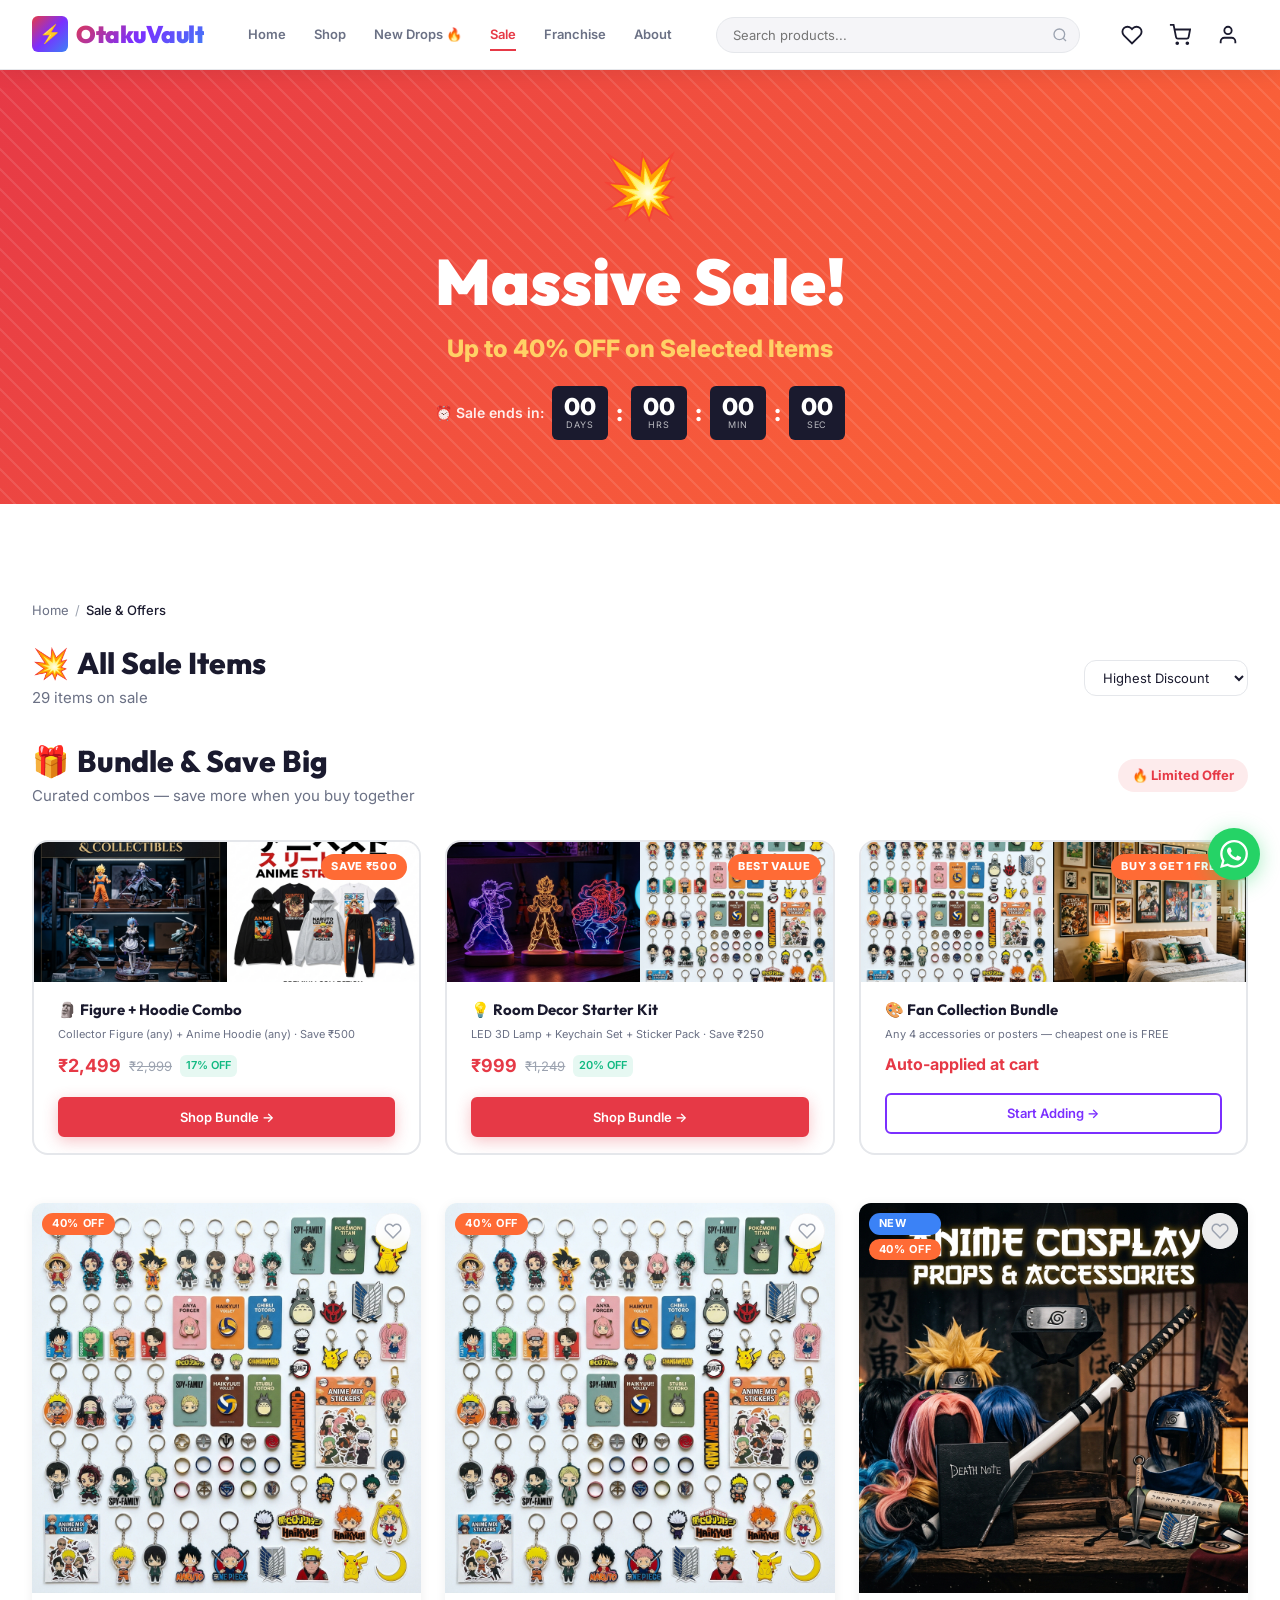
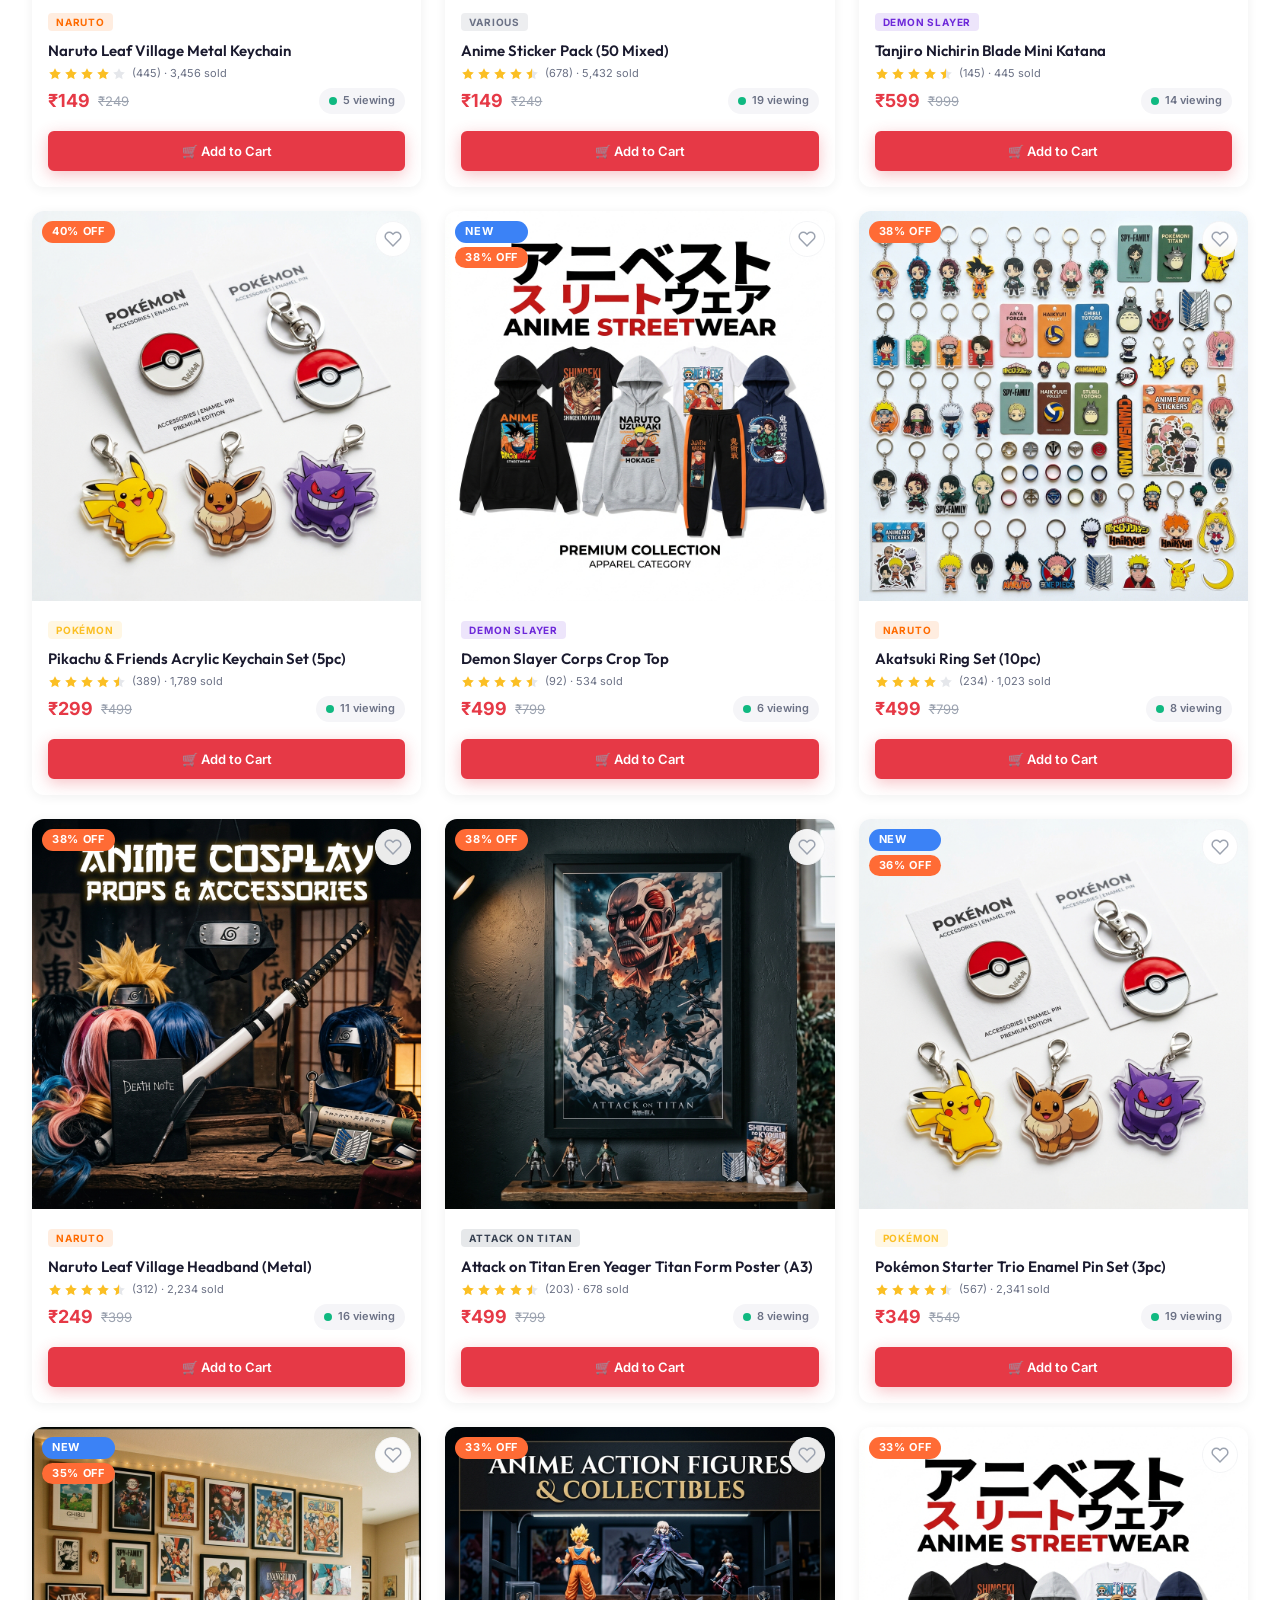
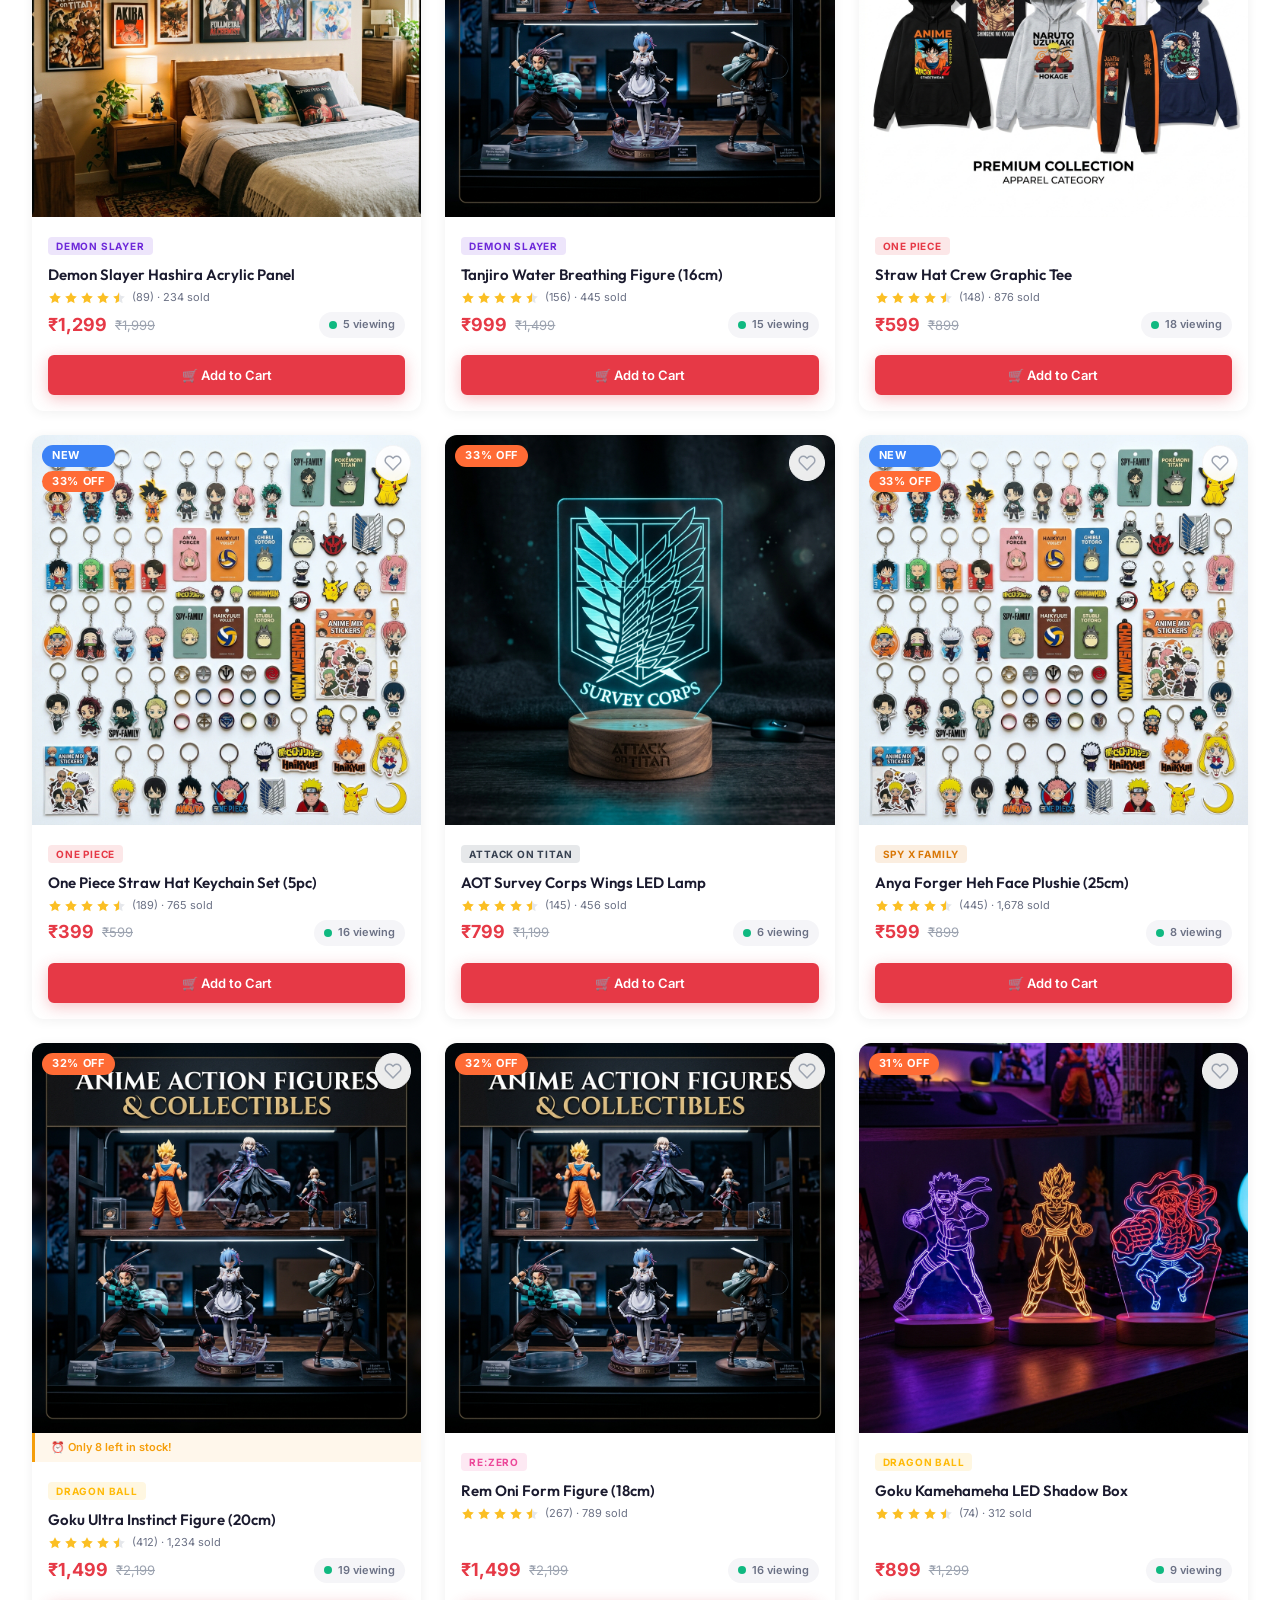
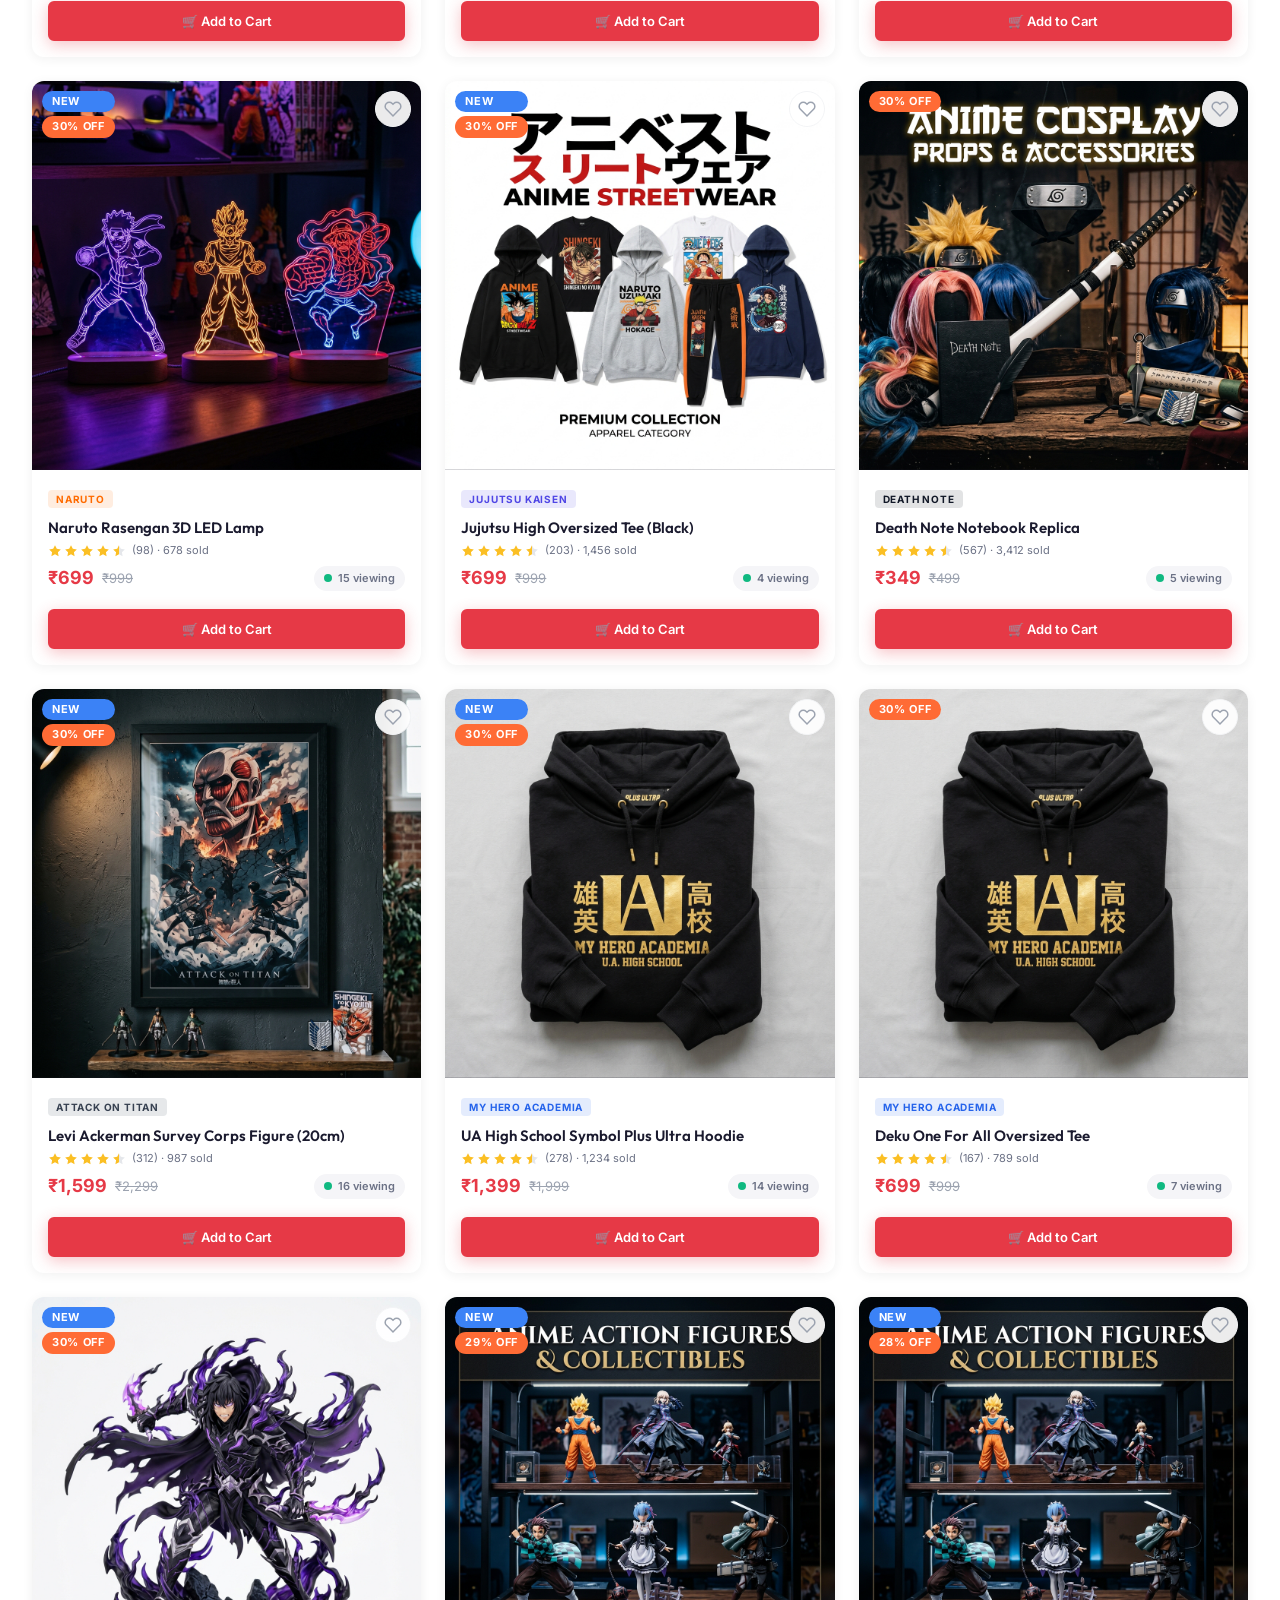
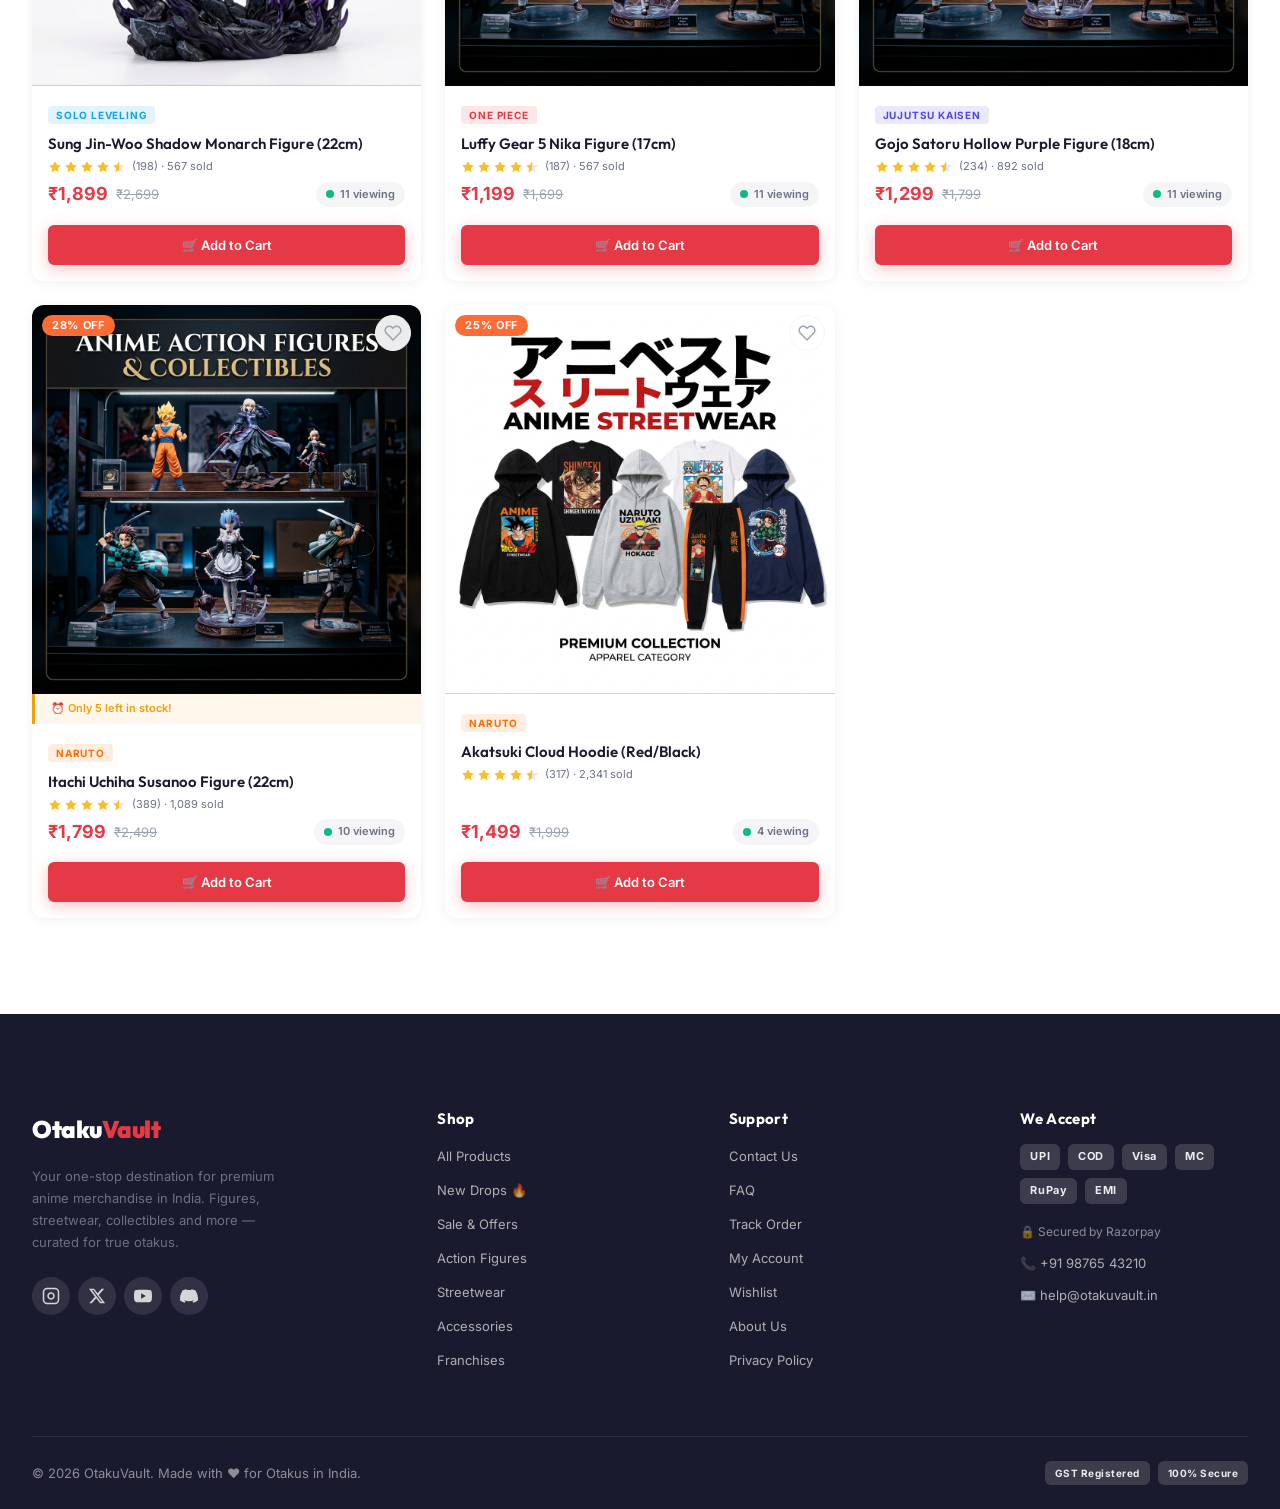
<file: sale.html>
<!DOCTYPE html>
<html lang="en">
<head>
  <meta charset="UTF-8"><meta name="viewport" content="width=device-width, initial-scale=1.0">
  <meta name="description" content="Shop anime merchandise on sale at OtakuVault — up to 40% off on figures, apparel, accessories and more.">
  <meta property="og:title" content="Sale & Offers — OtakuVault">
  <meta property="og:description" content="Up to 50% off on anime merchandise. Limited time deals on figures, apparel and accessories.">
  <meta property="og:type" content="website">
  <meta property="og:image" content="assets/images/hero_banner.png">
  <title>Sale & Offers — OtakuVault</title>
  <link rel="icon" href="data:image/svg+xml,<svg xmlns='http://www.w3.org/2000/svg' viewBox='0 0 100 100'><text y='.9em' font-size='90'>⚡</text></svg>">
  <link rel="stylesheet" href="styles/main.css"><link rel="stylesheet" href="styles/animations.css"><link rel="stylesheet" href="styles/components.css"><link rel="stylesheet" href="styles/layout.css">
</head>
<body class="page-wrapper">
<nav class="navbar" role="navigation"><div class="navbar__inner">
  <a href="index.html" class="navbar__logo"><div class="navbar__logo-icon">⚡</div><span class="navbar__logo-text">OtakuVault</span></a>
  <nav class="navbar__links"><a href="index.html" class="navbar__link">Home</a><a href="shop.html" class="navbar__link">Shop</a><a href="new-drops.html" class="navbar__link">New Drops 🔥</a><a href="sale.html" class="navbar__link active">Sale</a><a href="franchise.html" class="navbar__link">Franchise</a><a href="about.html" class="navbar__link">About</a></nav>
  <div class="navbar__search" role="search"><input id="navbar-search" class="navbar__search-input" type="search" placeholder="Search products..." autocomplete="off" aria-label="Search"><svg class="navbar__search-icon" viewBox="0 0 24 24" fill="none" stroke="currentColor" stroke-width="2"><circle cx="11" cy="11" r="8"/><line x1="21" y1="21" x2="16.65" y2="16.65"/></svg><div id="search-dropdown" class="search-dropdown"></div></div>
  <div class="navbar__actions">
    <a href="wishlist.html" class="nav-icon-btn" aria-label="Wishlist"><svg viewBox="0 0 24 24" fill="none" stroke="currentColor" stroke-width="2" width="22" height="22"><path d="M20.84 4.61a5.5 5.5 0 0 0-7.78 0L12 5.67l-1.06-1.06a5.5 5.5 0 0 0-7.78 7.78l1.06 1.06L12 21.23l7.78-7.78 1.06-1.06a5.5 5.5 0 0 0 0-7.78z"/></svg><span class="nav-badge" data-wishlist-badge style="display:none">0</span></a>
    <a href="cart.html" class="nav-icon-btn" aria-label="Cart"><svg viewBox="0 0 24 24" fill="none" stroke="currentColor" stroke-width="2" width="22" height="22"><circle cx="9" cy="21" r="1"/><circle cx="20" cy="21" r="1"/><path d="M1 1h4l2.68 13.39a2 2 0 0 0 2 1.61h9.72a2 2 0 0 0 2-1.61L23 6H6"/></svg><span class="nav-badge" data-cart-badge style="display:none">0</span></a>
    <a href="account.html" class="nav-icon-btn" aria-label="Account"><svg viewBox="0 0 24 24" fill="none" stroke="currentColor" stroke-width="2" width="22" height="22"><path d="M20 21v-2a4 4 0 0 0-4-4H8a4 4 0 0 0-4 4v2"/><circle cx="12" cy="7" r="4"/></svg></a>
    <button class="hamburger" id="hamburger"><span></span><span></span><span></span></button>
  </div>
</div></nav>
<div class="mobile-menu__overlay" id="mobile-menu-overlay"></div>
<aside class="mobile-menu" id="mobile-menu" role="dialog" aria-modal="true"><div class="mobile-menu__header"><div class="navbar__logo"><div class="navbar__logo-icon">⚡</div><span class="navbar__logo-text">OtakuVault</span></div><button class="mobile-menu__close" id="mobile-menu-close"><svg width="18" height="18" viewBox="0 0 24 24" fill="none" stroke="currentColor" stroke-width="2.5"><line x1="18" y1="6" x2="6" y2="18"/><line x1="6" y1="6" x2="18" y2="18"/></svg></button></div><nav class="mobile-menu__nav"><a href="index.html" class="mobile-menu__link">🏠 Home</a><a href="shop.html" class="mobile-menu__link">🛍️ Shop All</a><a href="sale.html" class="mobile-menu__link">💥 Sale & Offers</a></nav></aside>

<main class="page-main">
  <!-- Sale Hero -->
  <section style="background:linear-gradient(135deg,#E63946 0%,#FF6B35 100%);padding:var(--space-3xl) 0;text-align:center;position:relative;overflow:hidden" aria-label="Sale hero">
    <div style="position:absolute;inset:0;opacity:0.1;background:repeating-linear-gradient(45deg,#fff 0,#fff 2px,transparent 0,transparent 50%);background-size:20px 20px"></div>
    <div class="container" style="position:relative;z-index:1">
      <div style="font-size:4rem;margin-bottom:8px">💥</div>
      <h1 style="font-size:clamp(2rem,6vw,4rem);font-weight:900;color:#fff;margin-bottom:8px">Massive Sale!</h1>
      <p style="font-size:var(--text-2xl);font-weight:800;color:#FFD166;margin-bottom:16px">Up to 40% OFF on Selected Items</p>
      <div style="display:flex;justify-content:center;align-items:center;gap:8px;flex-wrap:wrap">
        <span style="color:rgba(255,255,255,0.9);font-weight:600;font-size:14px">⏰ Sale ends in:</span>
        <div class="countdown">
          <div class="countdown-unit"><span class="countdown-num" id="cd-days">00</span><span class="countdown-label">Days</span></div>
          <span class="countdown-sep" style="color:#fff">:</span>
          <div class="countdown-unit"><span class="countdown-num" id="cd-hours">00</span><span class="countdown-label">Hrs</span></div>
          <span class="countdown-sep" style="color:#fff">:</span>
          <div class="countdown-unit"><span class="countdown-num" id="cd-mins">00</span><span class="countdown-label">Min</span></div>
          <span class="countdown-sep" style="color:#fff">:</span>
          <div class="countdown-unit"><span class="countdown-num" id="cd-secs">00</span><span class="countdown-label">Sec</span></div>
        </div>
      </div>
    </div>
  </section>

  <!-- Sale Products -->
  <section class="section" aria-labelledby="sale-products-heading">
    <div class="container">
      <nav class="breadcrumb" aria-label="Breadcrumb"><a href="index.html">Home</a><span class="sep">/</span><span class="current">Sale & Offers</span></nav>
      <div class="section-header">
        <div><h2 class="section-title" id="sale-products-heading"><span style="color:var(--accent-orange)">💥</span> All Sale Items</h2><p class="section-subtitle" id="sale-count"></p></div>
        <div class="shop-sort">
          <select class="sort-select" id="sale-sort" aria-label="Sort sale items">
            <option value="discount">Highest Discount</option>
            <option value="price-asc">Price: Low to High</option>
            <option value="price-desc">Price: High to Low</option>
            <option value="best-rated">Best Rated</option>
          </select>
        </div>
      </div>

      <!-- ── Bundle Deals Section ── -->
      <div style="margin-bottom:var(--space-2xl)" role="region" aria-label="Bundle deals">
        <div class="section-header" style="margin-bottom:var(--space-lg)">
          <div>
            <h2 class="section-title"><span style="color:var(--accent-purple)">🎁</span> Bundle &amp; Save Big</h2>
            <p class="section-subtitle">Curated combos — save more when you buy together</p>
          </div>
          <span style="background:rgba(230,57,70,0.1);color:var(--accent-red);font-weight:700;font-size:13px;padding:6px 14px;border-radius:var(--radius-full);animation:saleGlow 1.5s ease infinite">🔥 Limited Offer</span>
        </div>

        <div class="bundle-grid">
          <!-- Bundle 1 -->
          <div class="bundle-card">
            <span class="bundle-card__badge">Save ₹500</span>
            <div class="bundle-card__images">
              <img src="assets/images/category_figures.png" alt="Figure" class="bundle-card__img">
              <img src="assets/images/category_apparel.png" alt="Apparel" class="bundle-card__img">
            </div>
            <div class="bundle-card__body">
              <div class="bundle-card__title">🗿 Figure + Hoodie Combo</div>
              <div class="bundle-card__items">Collector Figure (any) + Anime Hoodie (any) · Save ₹500</div>
              <div class="bundle-card__pricing">
                <span class="price-current">₹2,499</span>
                <span class="price-original">₹2,999</span>
                <span class="price-save">17% OFF</span>
              </div>
              <a href="shop.html" class="btn btn-primary btn-sm btn-full">Shop Bundle →</a>
            </div>
          </div>

          <!-- Bundle 2 -->
          <div class="bundle-card">
            <span class="bundle-card__badge">Best Value</span>
            <div class="bundle-card__images">
              <img src="assets/images/category_lamps.png" alt="Lamp" class="bundle-card__img">
              <img src="assets/images/category_accessories.png" alt="Accessories" class="bundle-card__img">
            </div>
            <div class="bundle-card__body">
              <div class="bundle-card__title">💡 Room Decor Starter Kit</div>
              <div class="bundle-card__items">LED 3D Lamp + Keychain Set + Sticker Pack · Save ₹250</div>
              <div class="bundle-card__pricing">
                <span class="price-current">₹999</span>
                <span class="price-original">₹1,249</span>
                <span class="price-save">20% OFF</span>
              </div>
              <a href="shop.html?category=lamps" class="btn btn-primary btn-sm btn-full">Shop Bundle →</a>
            </div>
          </div>

          <!-- Bundle 3 -->
          <div class="bundle-card">
            <span class="bundle-card__badge">Buy 3 Get 1 Free</span>
            <div class="bundle-card__images">
              <img src="assets/images/category_accessories.png" alt="Accessories" class="bundle-card__img">
              <img src="assets/images/category_wallart.png" alt="Wall Art" class="bundle-card__img">
            </div>
            <div class="bundle-card__body">
              <div class="bundle-card__title">🎨 Fan Collection Bundle</div>
              <div class="bundle-card__items">Any 4 accessories or posters — cheapest one is FREE</div>
              <div class="bundle-card__pricing">
                <span class="price-current" style="font-size:16px">Auto-applied at cart</span>
              </div>
              <a href="shop.html?category=accessories" class="btn btn-outlined-purple btn-sm btn-full">Start Adding →</a>
            </div>
          </div>
        </div>
      </div>

      <div class="product-grid" id="sale-products-grid" role="list" aria-label="Sale products"></div>
    </div>
  </section>
</main>

<footer class="footer" role="contentinfo">
  <div class="container">
    <div class="footer__grid">
      <div class="footer__brand">
        <div class="footer__brand-logo">Otaku<span>Vault</span></div>
        <p class="footer__brand-desc">Your one-stop destination for premium anime merchandise in India. Figures, streetwear, collectibles and more — curated for true otakus.</p>
        <div class="footer__social" aria-label="Social media links">
          <a href="#" class="footer__social-link" aria-label="Instagram"><svg viewBox="0 0 24 24" fill="none" stroke="currentColor" stroke-width="2" width="18" height="18"><rect x="2" y="2" width="20" height="20" rx="5" ry="5"/><path d="M16 11.37A4 4 0 1 1 12.63 8 4 4 0 0 1 16 11.37z"/><line x1="17.5" y1="6.5" x2="17.51" y2="6.5"/></svg></a>
          <a href="#" class="footer__social-link" aria-label="Twitter/X"><svg viewBox="0 0 24 24" fill="currentColor" width="18" height="18"><path d="M18.244 2.25h3.308l-7.227 8.26 8.502 11.24H16.17l-5.214-6.817L4.99 21.75H1.68l7.73-8.835L1.254 2.25H8.08l4.713 6.231zm-1.161 17.52h1.833L7.084 4.126H5.117z"/></svg></a>
          <a href="#" class="footer__social-link" aria-label="YouTube"><svg viewBox="0 0 24 24" fill="currentColor" width="18" height="18"><path d="M23.498 6.186a3.016 3.016 0 0 0-2.122-2.136C19.505 3.545 12 3.545 12 3.545s-7.505 0-9.377.505A3.017 3.017 0 0 0 .502 6.186C0 8.07 0 12 0 12s0 3.93.502 5.814a3.016 3.016 0 0 0 2.122 2.136c1.871.505 9.376.505 9.376.505s7.505 0 9.377-.505a3.015 3.015 0 0 0 2.122-2.136C24 15.93 24 12 24 12s0-3.93-.502-5.814zM9.545 15.568V8.432L15.818 12l-6.273 3.568z"/></svg></a>
          <a href="#" class="footer__social-link" aria-label="Discord"><svg viewBox="0 0 24 24" fill="currentColor" width="18" height="18"><path d="M20.317 4.37a19.791 19.791 0 0 0-4.885-1.515.074.074 0 0 0-.079.037c-.21.375-.444.864-.608 1.25a18.27 18.27 0 0 0-5.487 0 12.64 12.64 0 0 0-.617-1.25.077.077 0 0 0-.079-.037A19.736 19.736 0 0 0 3.677 4.37a.07.07 0 0 0-.032.027C.533 9.046-.32 13.58.099 18.057.1 18.085.118 18.11.137 18.131a19.942 19.942 0 0 0 5.993 3.03.078.078 0 0 0 .084-.028c.462-.63.874-1.295 1.226-1.994a.076.076 0 0 0-.041-.106 13.107 13.107 0 0 1-1.872-.892.077.077 0 0 1-.008-.128 10.2 10.2 0 0 0 .372-.292.074.074 0 0 1 .077-.01c3.928 1.793 8.18 1.793 12.062 0a.074.074 0 0 1 .078.01c.12.098.246.198.373.292a.077.077 0 0 1-.006.127 12.299 12.299 0 0 1-1.873.892.077.077 0 0 0-.041.107c.36.698.772 1.362 1.225 1.993a.076.076 0 0 0 .084.028 19.839 19.839 0 0 0 6.002-3.03.077.077 0 0 0 .032-.054c.5-5.177-.838-9.674-3.549-13.66a.061.061 0 0 0-.031-.03z"/></svg></a>
        </div>
      </div>
      <div>
        <h3 class="footer__col-title">Shop</h3>
        <ul class="footer__links">
          <li><a href="shop.html" class="footer__link">All Products</a></li>
          <li><a href="new-drops.html" class="footer__link">New Drops 🔥</a></li>
          <li><a href="sale.html" class="footer__link">Sale & Offers</a></li>
          <li><a href="shop.html?category=figures" class="footer__link">Action Figures</a></li>
          <li><a href="shop.html?category=apparel" class="footer__link">Streetwear</a></li>
          <li><a href="shop.html?category=accessories" class="footer__link">Accessories</a></li>
          <li><a href="franchise.html" class="footer__link">Franchises</a></li>
        </ul>
      </div>
      <div>
        <h3 class="footer__col-title">Support</h3>
        <ul class="footer__links">
          <li><a href="contact.html" class="footer__link">Contact Us</a></li>
          <li><a href="faq.html" class="footer__link">FAQ</a></li>
          <li><a href="tracking.html" class="footer__link">Track Order</a></li>
          <li><a href="account.html" class="footer__link">My Account</a></li>
          <li><a href="wishlist.html" class="footer__link">Wishlist</a></li>
          <li><a href="about.html" class="footer__link">About Us</a></li>
          <li><a href="#" class="footer__link">Privacy Policy</a></li>
        </ul>
      </div>
      <div>
        <h3 class="footer__col-title">We Accept</h3>
        <div style="display:flex;flex-direction:column;gap:10px">
          <div style="display:flex;flex-wrap:wrap;gap:8px">
            <span class="footer__payment-badge">UPI</span>
            <span class="footer__payment-badge">COD</span>
            <span class="footer__payment-badge">Visa</span>
            <span class="footer__payment-badge">MC</span>
            <span class="footer__payment-badge">RuPay</span>
            <span class="footer__payment-badge">EMI</span>
          </div>
          <p style="font-size:12px;color:rgba(255,255,255,0.5);margin-top:8px">🔒 Secured by Razorpay</p>
          <p style="font-size:13px;color:rgba(255,255,255,0.65)">📞 +91 98765 43210</p>
          <p style="font-size:13px;color:rgba(255,255,255,0.65)">✉️ help@otakuvault.in</p>
        </div>
      </div>
    </div>
    <div class="footer__bottom">
      <p class="footer__copyright">© 2026 OtakuVault. Made with ❤️ for Otakus in India.</p>
      <div class="footer__payment">
        <span class="footer__payment-badge" style="font-size:10px">GST Registered</span>
        <span class="footer__payment-badge" style="font-size:10px">100% Secure</span>
      </div>
    </div>
  </div>
</footer>
<button class="back-to-top" id="back-to-top" aria-label="Back to top"><svg viewBox="0 0 24 24" fill="none" stroke="currentColor" stroke-width="2.5" width="20" height="20"><polyline points="18 15 12 9 6 15"/></svg></button>
<a href="https://wa.me/919876543210" class="whatsapp-float" aria-label="WhatsApp" target="_blank" rel="noopener"><svg viewBox="0 0 24 24" fill="currentColor" width="28" height="28"><path d="M17.472 14.382c-.297-.149-1.758-.867-2.03-.967-.273-.099-.471-.148-.67.15-.197.297-.767.966-.94 1.164-.173.199-.347.223-.644.075-.297-.15-1.255-.463-2.39-1.475-.883-.788-1.48-1.761-1.653-2.059-.173-.297-.018-.458.13-.606.134-.133.298-.347.446-.52.149-.174.198-.298.298-.497.099-.198.05-.371-.025-.52-.075-.149-.669-1.612-.916-2.207-.242-.579-.487-.5-.669-.51-.173-.008-.371-.01-.57-.01-.198 0-.52.074-.792.372-.272.297-1.04 1.016-1.04 2.479 0 1.462 1.065 2.875 1.213 3.074.149.198 2.096 3.2 5.077 4.487.709.306 1.262.489 1.694.625.712.227 1.36.195 1.871.118.571-.085 1.758-.719 2.006-1.413.248-.694.248-1.289.173-1.413-.074-.124-.272-.198-.57-.347m-5.421 7.403h-.004a9.87 9.87 0 0 1-5.031-1.378l-.361-.214-3.741.982.998-3.648-.235-.374a9.86 9.86 0 0 1-1.51-5.26c.001-5.45 4.436-9.884 9.888-9.884 2.64 0 5.122 1.03 6.988 2.898a9.825 9.825 0 0 1 2.893 6.994c-.003 5.45-4.437 9.884-9.885 9.884m8.413-18.297A11.815 11.815 0 0 0 12.05 0C5.495 0 .16 5.335.157 11.892c0 2.096.547 4.142 1.588 5.945L.057 24l6.305-1.654a11.882 11.882 0 0 0 5.683 1.448h.005c6.554 0 11.89-5.335 11.893-11.893a11.821 11.821 0 0 0-3.48-8.413Z"/></svg></a>
<nav class="bottom-nav"><div class="bottom-nav__inner">
  <a href="index.html" class="bottom-nav__item"><svg viewBox="0 0 24 24" fill="none" stroke="currentColor" stroke-width="2" width="22" height="22"><path d="M3 9l9-7 9 7v11a2 2 0 0 1-2 2H5a2 2 0 0 1-2-2z"/><polyline points="9 22 9 12 15 12 15 22"/></svg><span>Home</span></a>
  <a href="shop.html" class="bottom-nav__item"><svg viewBox="0 0 24 24" fill="none" stroke="currentColor" stroke-width="2" width="22" height="22"><circle cx="9" cy="21" r="1"/><circle cx="20" cy="21" r="1"/><path d="M1 1h4l2.68 13.39a2 2 0 0 0 2 1.61h9.72a2 2 0 0 0 2-1.61L23 6H6"/></svg><span>Shop</span></a>
  <a href="cart.html" class="bottom-nav__item"><svg viewBox="0 0 24 24" fill="none" stroke="currentColor" stroke-width="2" width="22" height="22"><path d="M6 2L3 6v14a2 2 0 0 0 2 2h14a2 2 0 0 0 2-2V6l-3-4z"/><line x1="3" y1="6" x2="21" y2="6"/></svg><span>Cart</span><span class="nav-badge" data-cart-badge style="display:none">0</span></a>
  <a href="wishlist.html" class="bottom-nav__item"><svg viewBox="0 0 24 24" fill="none" stroke="currentColor" stroke-width="2" width="22" height="22"><path d="M20.84 4.61a5.5 5.5 0 0 0-7.78 0L12 5.67l-1.06-1.06a5.5 5.5 0 0 0-7.78 7.78l1.06 1.06L12 21.23l7.78-7.78 1.06-1.06a5.5 5.5 0 0 0 0-7.78z"/></svg><span>Wishlist</span></a>
  <a href="account.html" class="bottom-nav__item"><svg viewBox="0 0 24 24" fill="none" stroke="currentColor" stroke-width="2" width="22" height="22"><path d="M20 21v-2a4 4 0 0 0-4-4H8a4 4 0 0 0-4 4v2"/><circle cx="12" cy="7" r="4"/></svg><span>Account</span></a>
</div></nav>
<script src="js/data.js"></script><script src="js/core.js"></script><script src="js/ui.js"></script>
<script>
function renderSaleProducts(sortBy) {
  var grid = document.getElementById('sale-products-grid');
  var countEl = document.getElementById('sale-count');
  if (!grid || !window.PRODUCTS) return;
  var saleItems = window.PRODUCTS.filter(function(p) { return p.isSale; });
  sortBy = sortBy || 'discount';
  if (sortBy === 'discount') saleItems.sort(function(a,b) { return b.discount - a.discount; });
  else if (sortBy === 'price-asc') saleItems.sort(function(a,b) { return a.price - b.price; });
  else if (sortBy === 'price-desc') saleItems.sort(function(a,b) { return b.price - a.price; });
  else if (sortBy === 'best-rated') saleItems.sort(function(a,b) { return b.rating - a.rating; });
  if (countEl) countEl.textContent = saleItems.length + ' items on sale';
  grid.innerHTML = saleItems.map(function(p) { return buildProductCard(p); }).join('');
  grid.querySelectorAll('.product-card').forEach(function(c, i) { c.classList.add('reveal'); setTimeout(function() { c.classList.add('revealed'); }, i * 60); });
}

document.addEventListener('DOMContentLoaded', function() {
  renderSaleProducts();
  document.getElementById('sale-sort').addEventListener('change', function() { renderSaleProducts(this.value); });
  var end = new Date(); end.setDate(end.getDate() + 3);
  initCountdown(end.getTime(), 'cd-days', 'cd-hours', 'cd-mins', 'cd-secs');
});
</script>
</body>
</html>
</file>
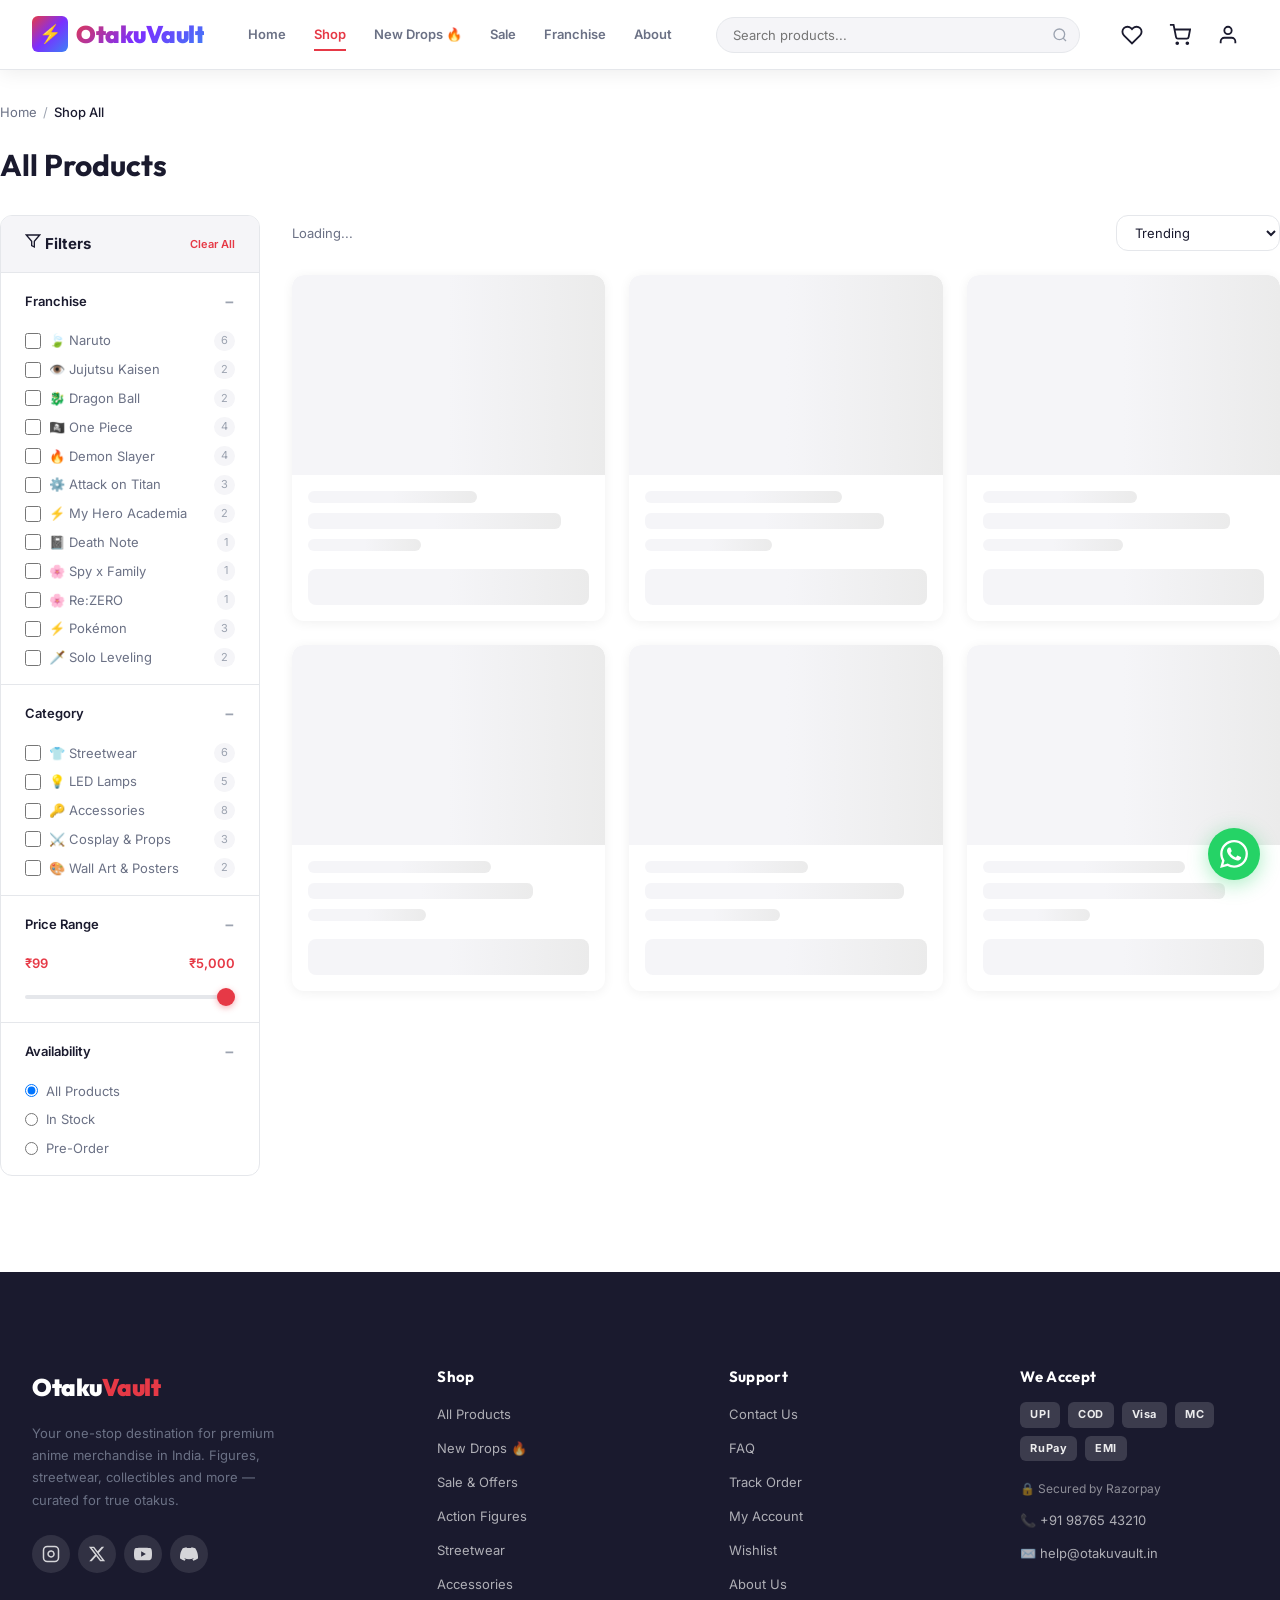
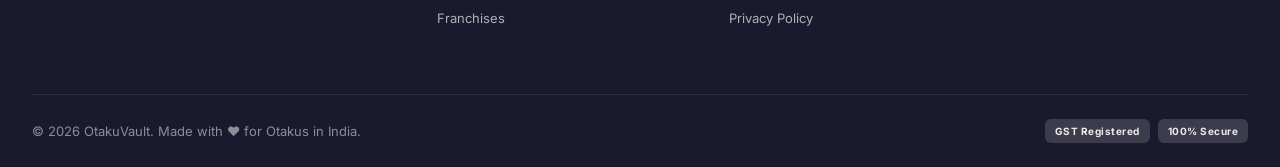
<file: shop.html>
<!DOCTYPE html>
<html lang="en">
<head>
  <meta charset="UTF-8">
  <meta name="viewport" content="width=device-width, initial-scale=1.0">
  <meta name="description" content="Shop all anime merchandise on OtakuVault — filter by franchise, category, price and more. Naruto, JJK, One Piece, Demon Slayer and 8+ franchises.">
  <meta property="og:title" content="Shop All Anime Merch — OtakuVault">
  <meta property="og:description" content="Browse 30+ anime merchandise products. Filter by franchise, category, price. Naruto, JJK, One Piece, Demon Slayer and more.">
  <meta property="og:type" content="website">
  <meta property="og:image" content="assets/images/hero_banner.png">
  <title>Shop All — OtakuVault</title>
  <link rel="icon" href="data:image/svg+xml,<svg xmlns='http://www.w3.org/2000/svg' viewBox='0 0 100 100'><text y='.9em' font-size='90'>⚡</text></svg>">
  <link rel="stylesheet" href="styles/main.css">
  <link rel="stylesheet" href="styles/animations.css">
  <link rel="stylesheet" href="styles/components.css">
  <link rel="stylesheet" href="styles/layout.css">
  <style>
    .shop-page { padding: var(--space-xl) 0 var(--space-4xl); }
    .mobile-filter-toggle {
      display: none;
      width: 100%;
      margin-bottom: var(--space-md);
    }
    @media (max-width: 1024px) {
      .mobile-filter-toggle { display: flex; }
      .sidebar { display: none; }
      .sidebar.mobile-open { display: block; }
    }
  </style>
</head>
<body class="page-wrapper">

<nav class="navbar" role="navigation" aria-label="Main navigation">
  <div class="navbar__inner">
    <a href="index.html" class="navbar__logo"><div class="navbar__logo-icon">⚡</div><span class="navbar__logo-text">OtakuVault</span></a>
    <nav class="navbar__links">
      <a href="index.html" class="navbar__link">Home</a>
      <a href="shop.html" class="navbar__link active">Shop</a>
      <a href="new-drops.html" class="navbar__link">New Drops 🔥</a>
      <a href="sale.html" class="navbar__link">Sale</a>
      <a href="franchise.html" class="navbar__link">Franchise</a>
      <a href="about.html" class="navbar__link">About</a>
    </nav>
    <div class="navbar__search" role="search">
      <input id="navbar-search" class="navbar__search-input" type="search" placeholder="Search products..." autocomplete="off" aria-label="Search products">
      <svg class="navbar__search-icon" viewBox="0 0 24 24" fill="none" stroke="currentColor" stroke-width="2"><circle cx="11" cy="11" r="8"/><line x1="21" y1="21" x2="16.65" y2="16.65"/></svg>
      <div id="search-dropdown" class="search-dropdown"></div>
    </div>
    <div class="navbar__actions">
      <a href="wishlist.html" class="nav-icon-btn" aria-label="Wishlist"><svg viewBox="0 0 24 24" fill="none" stroke="currentColor" stroke-width="2" width="22" height="22"><path d="M20.84 4.61a5.5 5.5 0 0 0-7.78 0L12 5.67l-1.06-1.06a5.5 5.5 0 0 0-7.78 7.78l1.06 1.06L12 21.23l7.78-7.78 1.06-1.06a5.5 5.5 0 0 0 0-7.78z"/></svg><span class="nav-badge" data-wishlist-badge style="display:none">0</span></a>
      <a href="cart.html" class="nav-icon-btn" aria-label="Cart"><svg viewBox="0 0 24 24" fill="none" stroke="currentColor" stroke-width="2" width="22" height="22"><circle cx="9" cy="21" r="1"/><circle cx="20" cy="21" r="1"/><path d="M1 1h4l2.68 13.39a2 2 0 0 0 2 1.61h9.72a2 2 0 0 0 2-1.61L23 6H6"/></svg><span class="nav-badge" data-cart-badge style="display:none">0</span></a>
      <a href="account.html" class="nav-icon-btn" aria-label="Account"><svg viewBox="0 0 24 24" fill="none" stroke="currentColor" stroke-width="2" width="22" height="22"><path d="M20 21v-2a4 4 0 0 0-4-4H8a4 4 0 0 0-4 4v2"/><circle cx="12" cy="7" r="4"/></svg></a>
      <button class="hamburger" id="hamburger" aria-label="Open menu"><span></span><span></span><span></span></button>
    </div>
  </div>
</nav>
<div class="mobile-menu__overlay" id="mobile-menu-overlay"></div>
<aside class="mobile-menu" id="mobile-menu" role="dialog" aria-modal="true">
  <div class="mobile-menu__header"><div class="navbar__logo"><div class="navbar__logo-icon">⚡</div><span class="navbar__logo-text">OtakuVault</span></div><button class="mobile-menu__close" id="mobile-menu-close"><svg width="18" height="18" viewBox="0 0 24 24" fill="none" stroke="currentColor" stroke-width="2.5"><line x1="18" y1="6" x2="6" y2="18"/><line x1="6" y1="6" x2="18" y2="18"/></svg></button></div>
  <nav class="mobile-menu__nav">
    <a href="index.html" class="mobile-menu__link">🏠 Home</a>
    <a href="shop.html" class="mobile-menu__link">🛍️ Shop All</a>
    <a href="new-drops.html" class="mobile-menu__link">🔥 New Drops</a>
    <a href="sale.html" class="mobile-menu__link">💥 Sale & Offers</a>
    <a href="franchise.html" class="mobile-menu__link">⭐ Franchises</a>
    <a href="wishlist.html" class="mobile-menu__link">❤️ Wishlist</a>
    <a href="tracking.html" class="mobile-menu__link">📦 Track Order</a>
  </nav>
</aside>

<main class="page-main">
  <div class="container shop-page">
    <!-- Breadcrumb -->
    <nav class="breadcrumb" aria-label="Breadcrumb">
      <a href="index.html">Home</a><span class="sep">/</span>
      <span class="current">Shop All</span>
    </nav>

    <h1 style="font-size:var(--text-3xl);margin-bottom:var(--space-xl)">All Products</h1>

    <!-- Mobile Filter Toggle -->
    <button class="btn btn-ghost mobile-filter-toggle" id="mobile-filter-toggle" aria-controls="filter-sidebar" aria-expanded="false">
      <svg viewBox="0 0 24 24" fill="none" stroke="currentColor" stroke-width="2" width="18" height="18"><line x1="4" y1="6" x2="20" y2="6"/><line x1="4" y1="12" x2="20" y2="12"/><line x1="4" y1="18" x2="20" y2="18"/></svg>
      Filters & Sort
    </button>

    <div class="shop-layout">
      <!-- Sidebar Filters -->
      <aside class="sidebar" id="filter-sidebar" aria-label="Product filters">
        <div class="sidebar__header">
          <span class="sidebar__title">
            <svg viewBox="0 0 24 24" fill="none" stroke="currentColor" stroke-width="2" width="16" height="16"><polygon points="22 3 2 3 10 12.46 10 19 14 21 14 12.46 22 3"/></svg>
            Filters
          </span>
          <button class="sidebar__clear" id="clear-filters">Clear All</button>
        </div>

        <!-- Franchise Filter -->
        <div class="filter-group">
          <div class="filter-group__title">
            Franchise
            <span class="filter-group__toggle">−</span>
          </div>
          <div class="filter-options" id="franchise-filter"></div>
        </div>

        <!-- Category Filter -->
        <div class="filter-group">
          <div class="filter-group__title">
            Category
            <span class="filter-group__toggle">−</span>
          </div>
          <div class="filter-options" id="category-filter"></div>
        </div>

        <!-- Price Filter -->
        <div class="filter-group">
          <div class="filter-group__title">Price Range <span class="filter-group__toggle">−</span></div>
          <div class="price-range-display">
            <span>₹99</span>
            <span id="price-display">₹5,000</span>
          </div>
          <input type="range" class="range-slider" id="price-slider" min="99" max="5000" value="5000" step="50" aria-label="Maximum price">
        </div>

        <!-- Availability -->
        <div class="filter-group">
          <div class="filter-group__title">Availability <span class="filter-group__toggle">−</span></div>
          <div class="filter-options">
            <label class="filter-option"><input type="radio" name="availability" value="all" checked> All Products</label>
            <label class="filter-option"><input type="radio" name="availability" value="instock"> In Stock</label>
            <label class="filter-option"><input type="radio" name="availability" value="preorder"> Pre-Order</label>
          </div>
        </div>
      </aside>

      <!-- Product Grid Area -->
      <div>
        <!-- Toolbar -->
        <div class="shop-toolbar">
          <p class="shop-count" id="product-count" aria-live="polite">Loading...</p>
          <div class="shop-sort">
            <label for="sort-select" class="visually-hidden">Sort by</label>
            <select class="sort-select" id="sort-select" aria-label="Sort products">
              <option value="trending">Trending</option>
              <option value="newest">Newest First</option>
              <option value="price-asc">Price: Low to High</option>
              <option value="price-desc">Price: High to Low</option>
              <option value="best-rated">Best Rated</option>
            </select>
          </div>
        </div>

        <!-- Grid — pre-filled with skeleton cards until JS loads -->
        <div class="product-grid" id="product-grid" role="list" aria-label="Products">
          <!-- Skeleton placeholders -->
          <div class="product-card skeleton-card" aria-hidden="true" style="min-height:320px">
            <div class="skeleton" style="height:200px;border-radius:var(--radius-md) var(--radius-md) 0 0"></div>
            <div style="padding:var(--space-md);display:flex;flex-direction:column;gap:10px">
              <div class="skeleton" style="height:12px;width:60%;border-radius:6px"></div>
              <div class="skeleton" style="height:16px;width:90%;border-radius:6px"></div>
              <div class="skeleton" style="height:12px;width:40%;border-radius:6px"></div>
              <div class="skeleton" style="height:36px;border-radius:8px;margin-top:8px"></div>
            </div>
          </div>
          <div class="product-card skeleton-card" aria-hidden="true" style="min-height:320px">
            <div class="skeleton" style="height:200px;border-radius:var(--radius-md) var(--radius-md) 0 0"></div>
            <div style="padding:var(--space-md);display:flex;flex-direction:column;gap:10px">
              <div class="skeleton" style="height:12px;width:70%;border-radius:6px"></div>
              <div class="skeleton" style="height:16px;width:85%;border-radius:6px"></div>
              <div class="skeleton" style="height:12px;width:45%;border-radius:6px"></div>
              <div class="skeleton" style="height:36px;border-radius:8px;margin-top:8px"></div>
            </div>
          </div>
          <div class="product-card skeleton-card" aria-hidden="true" style="min-height:320px">
            <div class="skeleton" style="height:200px;border-radius:var(--radius-md) var(--radius-md) 0 0"></div>
            <div style="padding:var(--space-md);display:flex;flex-direction:column;gap:10px">
              <div class="skeleton" style="height:12px;width:55%;border-radius:6px"></div>
              <div class="skeleton" style="height:16px;width:88%;border-radius:6px"></div>
              <div class="skeleton" style="height:12px;width:50%;border-radius:6px"></div>
              <div class="skeleton" style="height:36px;border-radius:8px;margin-top:8px"></div>
            </div>
          </div>
          <div class="product-card skeleton-card" aria-hidden="true" style="min-height:320px">
            <div class="skeleton" style="height:200px;border-radius:var(--radius-md) var(--radius-md) 0 0"></div>
            <div style="padding:var(--space-md);display:flex;flex-direction:column;gap:10px">
              <div class="skeleton" style="height:12px;width:65%;border-radius:6px"></div>
              <div class="skeleton" style="height:16px;width:80%;border-radius:6px"></div>
              <div class="skeleton" style="height:12px;width:42%;border-radius:6px"></div>
              <div class="skeleton" style="height:36px;border-radius:8px;margin-top:8px"></div>
            </div>
          </div>
          <div class="product-card skeleton-card" aria-hidden="true" style="min-height:320px">
            <div class="skeleton" style="height:200px;border-radius:var(--radius-md) var(--radius-md) 0 0"></div>
            <div style="padding:var(--space-md);display:flex;flex-direction:column;gap:10px">
              <div class="skeleton" style="height:12px;width:58%;border-radius:6px"></div>
              <div class="skeleton" style="height:16px;width:92%;border-radius:6px"></div>
              <div class="skeleton" style="height:12px;width:48%;border-radius:6px"></div>
              <div class="skeleton" style="height:36px;border-radius:8px;margin-top:8px"></div>
            </div>
          </div>
          <div class="product-card skeleton-card" aria-hidden="true" style="min-height:320px">
            <div class="skeleton" style="height:200px;border-radius:var(--radius-md) var(--radius-md) 0 0"></div>
            <div style="padding:var(--space-md);display:flex;flex-direction:column;gap:10px">
              <div class="skeleton" style="height:12px;width:72%;border-radius:6px"></div>
              <div class="skeleton" style="height:16px;width:86%;border-radius:6px"></div>
              <div class="skeleton" style="height:12px;width:38%;border-radius:6px"></div>
              <div class="skeleton" style="height:36px;border-radius:8px;margin-top:8px"></div>
            </div>
          </div>
        </div>

        <!-- Load More -->
        <div class="load-more-wrap">
          <button class="btn btn-outlined btn-lg" id="load-more-btn" style="display:none">Load More</button>
        </div>
      </div>
    </div>
  </div>
</main>

<footer class="footer" role="contentinfo">
  <div class="container">
    <div class="footer__grid">
      <div class="footer__brand">
        <div class="footer__brand-logo">Otaku<span>Vault</span></div>
        <p class="footer__brand-desc">Your one-stop destination for premium anime merchandise in India. Figures, streetwear, collectibles and more — curated for true otakus.</p>
        <div class="footer__social" aria-label="Social media links">
          <a href="#" class="footer__social-link" aria-label="Instagram"><svg viewBox="0 0 24 24" fill="none" stroke="currentColor" stroke-width="2" width="18" height="18"><rect x="2" y="2" width="20" height="20" rx="5" ry="5"/><path d="M16 11.37A4 4 0 1 1 12.63 8 4 4 0 0 1 16 11.37z"/><line x1="17.5" y1="6.5" x2="17.51" y2="6.5"/></svg></a>
          <a href="#" class="footer__social-link" aria-label="Twitter/X"><svg viewBox="0 0 24 24" fill="currentColor" width="18" height="18"><path d="M18.244 2.25h3.308l-7.227 8.26 8.502 11.24H16.17l-5.214-6.817L4.99 21.75H1.68l7.73-8.835L1.254 2.25H8.08l4.713 6.231zm-1.161 17.52h1.833L7.084 4.126H5.117z"/></svg></a>
          <a href="#" class="footer__social-link" aria-label="YouTube"><svg viewBox="0 0 24 24" fill="currentColor" width="18" height="18"><path d="M23.498 6.186a3.016 3.016 0 0 0-2.122-2.136C19.505 3.545 12 3.545 12 3.545s-7.505 0-9.377.505A3.017 3.017 0 0 0 .502 6.186C0 8.07 0 12 0 12s0 3.93.502 5.814a3.016 3.016 0 0 0 2.122 2.136c1.871.505 9.376.505 9.376.505s7.505 0 9.377-.505a3.015 3.015 0 0 0 2.122-2.136C24 15.93 24 12 24 12s0-3.93-.502-5.814zM9.545 15.568V8.432L15.818 12l-6.273 3.568z"/></svg></a>
          <a href="#" class="footer__social-link" aria-label="Discord"><svg viewBox="0 0 24 24" fill="currentColor" width="18" height="18"><path d="M20.317 4.37a19.791 19.791 0 0 0-4.885-1.515.074.074 0 0 0-.079.037c-.21.375-.444.864-.608 1.25a18.27 18.27 0 0 0-5.487 0 12.64 12.64 0 0 0-.617-1.25.077.077 0 0 0-.079-.037A19.736 19.736 0 0 0 3.677 4.37a.07.07 0 0 0-.032.027C.533 9.046-.32 13.58.099 18.057.1 18.085.118 18.11.137 18.131a19.942 19.942 0 0 0 5.993 3.03.078.078 0 0 0 .084-.028c.462-.63.874-1.295 1.226-1.994a.076.076 0 0 0-.041-.106 13.107 13.107 0 0 1-1.872-.892.077.077 0 0 1-.008-.128 10.2 10.2 0 0 0 .372-.292.074.074 0 0 1 .077-.01c3.928 1.793 8.18 1.793 12.062 0a.074.074 0 0 1 .078.01c.12.098.246.198.373.292a.077.077 0 0 1-.006.127 12.299 12.299 0 0 1-1.873.892.077.077 0 0 0-.041.107c.36.698.772 1.362 1.225 1.993a.076.076 0 0 0 .084.028 19.839 19.839 0 0 0 6.002-3.03.077.077 0 0 0 .032-.054c.5-5.177-.838-9.674-3.549-13.66a.061.061 0 0 0-.031-.03z"/></svg></a>
        </div>
      </div>
      <div>
        <h3 class="footer__col-title">Shop</h3>
        <ul class="footer__links">
          <li><a href="shop.html" class="footer__link">All Products</a></li>
          <li><a href="new-drops.html" class="footer__link">New Drops 🔥</a></li>
          <li><a href="sale.html" class="footer__link">Sale & Offers</a></li>
          <li><a href="shop.html?category=figures" class="footer__link">Action Figures</a></li>
          <li><a href="shop.html?category=apparel" class="footer__link">Streetwear</a></li>
          <li><a href="shop.html?category=accessories" class="footer__link">Accessories</a></li>
          <li><a href="franchise.html" class="footer__link">Franchises</a></li>
        </ul>
      </div>
      <div>
        <h3 class="footer__col-title">Support</h3>
        <ul class="footer__links">
          <li><a href="contact.html" class="footer__link">Contact Us</a></li>
          <li><a href="faq.html" class="footer__link">FAQ</a></li>
          <li><a href="tracking.html" class="footer__link">Track Order</a></li>
          <li><a href="account.html" class="footer__link">My Account</a></li>
          <li><a href="wishlist.html" class="footer__link">Wishlist</a></li>
          <li><a href="about.html" class="footer__link">About Us</a></li>
          <li><a href="#" class="footer__link">Privacy Policy</a></li>
        </ul>
      </div>
      <div>
        <h3 class="footer__col-title">We Accept</h3>
        <div style="display:flex;flex-direction:column;gap:10px">
          <div style="display:flex;flex-wrap:wrap;gap:8px">
            <span class="footer__payment-badge">UPI</span>
            <span class="footer__payment-badge">COD</span>
            <span class="footer__payment-badge">Visa</span>
            <span class="footer__payment-badge">MC</span>
            <span class="footer__payment-badge">RuPay</span>
            <span class="footer__payment-badge">EMI</span>
          </div>
          <p style="font-size:12px;color:rgba(255,255,255,0.5);margin-top:8px">🔒 Secured by Razorpay</p>
          <p style="font-size:13px;color:rgba(255,255,255,0.65)">📞 +91 98765 43210</p>
          <p style="font-size:13px;color:rgba(255,255,255,0.65)">✉️ help@otakuvault.in</p>
        </div>
      </div>
    </div>
    <div class="footer__bottom">
      <p class="footer__copyright">© 2026 OtakuVault. Made with ❤️ for Otakus in India.</p>
      <div class="footer__payment">
        <span class="footer__payment-badge" style="font-size:10px">GST Registered</span>
        <span class="footer__payment-badge" style="font-size:10px">100% Secure</span>
      </div>
    </div>
  </div>
</footer>

<button class="back-to-top" id="back-to-top" aria-label="Back to top"><svg viewBox="0 0 24 24" fill="none" stroke="currentColor" stroke-width="2.5" width="20" height="20"><polyline points="18 15 12 9 6 15"/></svg></button>
<a href="https://wa.me/919876543210" class="whatsapp-float" aria-label="Chat on WhatsApp" target="_blank" rel="noopener"><svg viewBox="0 0 24 24" fill="currentColor" width="28" height="28"><path d="M17.472 14.382c-.297-.149-1.758-.867-2.03-.967-.273-.099-.471-.148-.67.15-.197.297-.767.966-.94 1.164-.173.199-.347.223-.644.075-.297-.15-1.255-.463-2.39-1.475-.883-.788-1.48-1.761-1.653-2.059-.173-.297-.018-.458.13-.606.134-.133.298-.347.446-.52.149-.174.198-.298.298-.497.099-.198.05-.371-.025-.52-.075-.149-.669-1.612-.916-2.207-.242-.579-.487-.5-.669-.51-.173-.008-.371-.01-.57-.01-.198 0-.52.074-.792.372-.272.297-1.04 1.016-1.04 2.479 0 1.462 1.065 2.875 1.213 3.074.149.198 2.096 3.2 5.077 4.487.709.306 1.262.489 1.694.625.712.227 1.36.195 1.871.118.571-.085 1.758-.719 2.006-1.413.248-.694.248-1.289.173-1.413-.074-.124-.272-.198-.57-.347m-5.421 7.403h-.004a9.87 9.87 0 0 1-5.031-1.378l-.361-.214-3.741.982.998-3.648-.235-.374a9.86 9.86 0 0 1-1.51-5.26c.001-5.45 4.436-9.884 9.888-9.884 2.64 0 5.122 1.03 6.988 2.898a9.825 9.825 0 0 1 2.893 6.994c-.003 5.45-4.437 9.884-9.885 9.884m8.413-18.297A11.815 11.815 0 0 0 12.05 0C5.495 0 .16 5.335.157 11.892c0 2.096.547 4.142 1.588 5.945L.057 24l6.305-1.654a11.882 11.882 0 0 0 5.683 1.448h.005c6.554 0 11.89-5.335 11.893-11.893a11.821 11.821 0 0 0-3.48-8.413Z"/></svg></a>

<nav class="bottom-nav" aria-label="Mobile bottom navigation"><div class="bottom-nav__inner">
  <a href="index.html" class="bottom-nav__item"><svg viewBox="0 0 24 24" fill="none" stroke="currentColor" stroke-width="2" width="22" height="22"><path d="M3 9l9-7 9 7v11a2 2 0 0 1-2 2H5a2 2 0 0 1-2-2z"/><polyline points="9 22 9 12 15 12 15 22"/></svg><span>Home</span></a>
  <a href="shop.html" class="bottom-nav__item active"><svg viewBox="0 0 24 24" fill="none" stroke="currentColor" stroke-width="2" width="22" height="22"><circle cx="9" cy="21" r="1"/><circle cx="20" cy="21" r="1"/><path d="M1 1h4l2.68 13.39a2 2 0 0 0 2 1.61h9.72a2 2 0 0 0 2-1.61L23 6H6"/></svg><span>Shop</span></a>
  <a href="cart.html" class="bottom-nav__item"><svg viewBox="0 0 24 24" fill="none" stroke="currentColor" stroke-width="2" width="22" height="22"><path d="M6 2L3 6v14a2 2 0 0 0 2 2h14a2 2 0 0 0 2-2V6l-3-4z"/><line x1="3" y1="6" x2="21" y2="6"/></svg><span>Cart</span><span class="nav-badge" data-cart-badge style="display:none">0</span></a>
  <a href="wishlist.html" class="bottom-nav__item"><svg viewBox="0 0 24 24" fill="none" stroke="currentColor" stroke-width="2" width="22" height="22"><path d="M20.84 4.61a5.5 5.5 0 0 0-7.78 0L12 5.67l-1.06-1.06a5.5 5.5 0 0 0-7.78 7.78l1.06 1.06L12 21.23l7.78-7.78 1.06-1.06a5.5 5.5 0 0 0 0-7.78z"/></svg><span>Wishlist</span></a>
  <a href="account.html" class="bottom-nav__item"><svg viewBox="0 0 24 24" fill="none" stroke="currentColor" stroke-width="2" width="22" height="22"><path d="M20 21v-2a4 4 0 0 0-4-4H8a4 4 0 0 0-4 4v2"/><circle cx="12" cy="7" r="4"/></svg><span>Account</span></a>
</div></nav>

<script src="js/data.js"></script>
<script src="js/core.js"></script>
<script src="js/ui.js"></script>
<script src="js/shop.js"></script>
<script>
  // Mobile filter toggle
  document.getElementById('mobile-filter-toggle')?.addEventListener('click', function() {
    const sidebar = document.getElementById('filter-sidebar');
    const expanded = this.getAttribute('aria-expanded') === 'true';
    sidebar?.classList.toggle('mobile-open');
    this.setAttribute('aria-expanded', !expanded);
  });
</script>
</body>
</html>
</file>
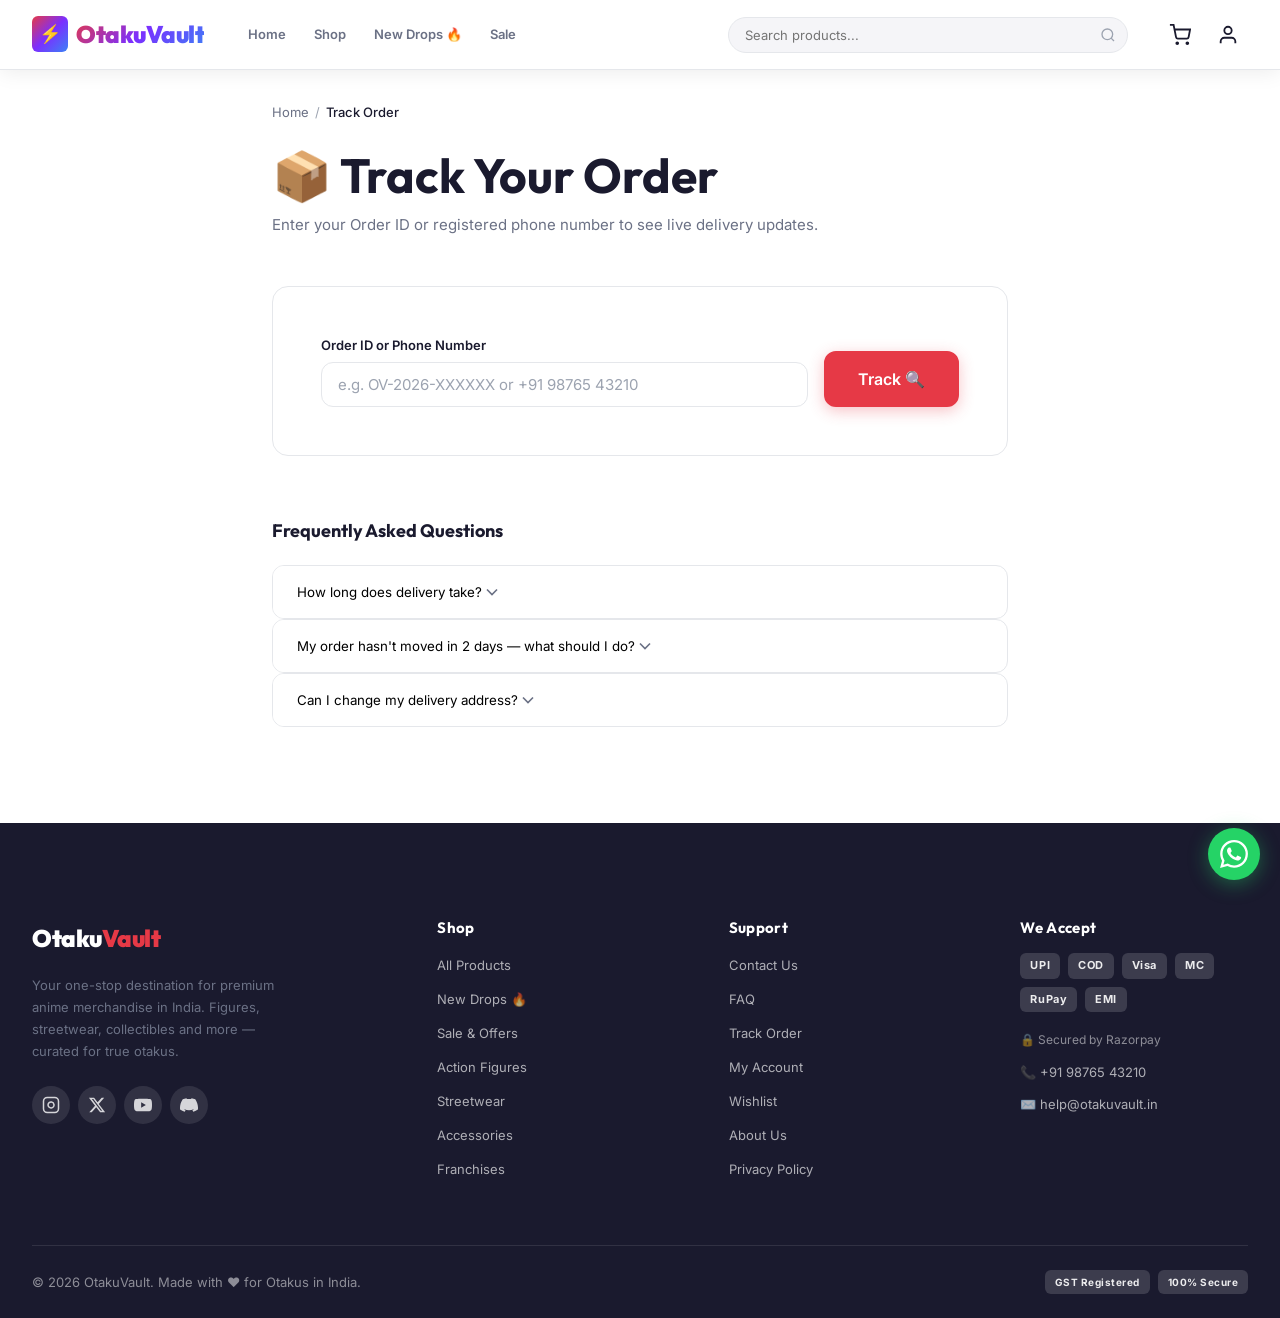
<file: tracking.html>
﻿<!DOCTYPE html>
<html lang="en">
<head>
  <meta charset="UTF-8"><meta name="viewport" content="width=device-width, initial-scale=1.0">
  <meta name="description" content="Track your OtakuVault order status in real-time. Enter your order ID or phone number to see live updates.">
  <meta property="og:title" content="Track Order — OtakuVault">
  <meta property="og:description" content="Track your OtakuVault order in real-time. Enter order ID for live delivery updates.">
  <meta property="og:type" content="website">
  <meta property="og:image" content="assets/images/hero_banner.png">
  <title>Order Tracking — OtakuVault</title>
  <link rel="icon" href="data:image/svg+xml,<svg xmlns='http://www.w3.org/2000/svg' viewBox='0 0 100 100'><text y='.9em' font-size='90'>⚡</text></svg>">
  <link rel="stylesheet" href="styles/main.css"><link rel="stylesheet" href="styles/animations.css"><link rel="stylesheet" href="styles/components.css"><link rel="stylesheet" href="styles/layout.css">
  <style>
    .tracking-timeline{display:flex;flex-direction:column;gap:0;position:relative}
    .tracking-step{display:flex;gap:var(--space-lg);align-items:flex-start;padding-bottom:var(--space-xl);position:relative}
    .tracking-step:not(:last-child)::after{content:'';position:absolute;left:19px;top:40px;width:2px;height:calc(100% - 20px);background:var(--border-color)}
    .tracking-step.done:not(:last-child)::after{background:var(--success)}
    .tracking-icon{width:40px;height:40px;border-radius:50%;display:flex;align-items:center;justify-content:center;flex-shrink:0;font-size:18px;border:2px solid var(--border-color);background:#fff;position:relative;z-index:1}
    .tracking-step.done .tracking-icon{background:var(--success);border-color:var(--success);color:#fff}
    .tracking-step.active .tracking-icon{background:var(--accent-purple);border-color:var(--accent-purple);color:#fff;box-shadow:0 0 0 4px rgba(123,47,255,0.2)}
    .tracking-content{}
    .tracking-title{font-weight:700;margin-bottom:2px}
    .tracking-desc{font-size:13px;color:var(--text-secondary)}
    .tracking-time{font-size:11px;color:var(--text-tertiary);margin-top:4px}
  </style>
</head>
<body class="page-wrapper">
<nav class="navbar" role="navigation"><div class="navbar__inner">
  <a href="index.html" class="navbar__logo"><div class="navbar__logo-icon">⚡</div><span class="navbar__logo-text">OtakuVault</span></a>
  <nav class="navbar__links"><a href="index.html" class="navbar__link">Home</a><a href="shop.html" class="navbar__link">Shop</a><a href="new-drops.html" class="navbar__link">New Drops 🔥</a><a href="sale.html" class="navbar__link">Sale</a></nav>
  <div class="navbar__search" role="search"><input id="navbar-search" class="navbar__search-input" type="search" placeholder="Search products..." autocomplete="off" aria-label="Search"><svg class="navbar__search-icon" viewBox="0 0 24 24" fill="none" stroke="currentColor" stroke-width="2"><circle cx="11" cy="11" r="8"/><line x1="21" y1="21" x2="16.65" y2="16.65"/></svg><div id="search-dropdown" class="search-dropdown"></div></div>
  <div class="navbar__actions">
    <a href="cart.html" class="nav-icon-btn" aria-label="Cart"><svg viewBox="0 0 24 24" fill="none" stroke="currentColor" stroke-width="2" width="22" height="22"><circle cx="9" cy="21" r="1"/><circle cx="20" cy="21" r="1"/><path d="M1 1h4l2.68 13.39a2 2 0 0 0 2 1.61h9.72a2 2 0 0 0 2-1.61L23 6H6"/></svg><span class="nav-badge" data-cart-badge style="display:none">0</span></a>
    <a href="account.html" class="nav-icon-btn" aria-label="Account"><svg viewBox="0 0 24 24" fill="none" stroke="currentColor" stroke-width="2" width="22" height="22"><path d="M20 21v-2a4 4 0 0 0-4-4H8a4 4 0 0 0-4 4v2"/><circle cx="12" cy="7" r="4"/></svg></a>
    <button class="hamburger" id="hamburger"><span></span><span></span><span></span></button>
  </div>
</div></nav>
<div class="mobile-menu__overlay" id="mobile-menu-overlay"></div>
<aside class="mobile-menu" id="mobile-menu" role="dialog" aria-modal="true"><div class="mobile-menu__header"><div class="navbar__logo"><div class="navbar__logo-icon">⚡</div><span class="navbar__logo-text">OtakuVault</span></div><button class="mobile-menu__close" id="mobile-menu-close"><svg width="18" height="18" viewBox="0 0 24 24" fill="none" stroke="currentColor" stroke-width="2.5"><line x1="18" y1="6" x2="6" y2="18"/><line x1="6" y1="6" x2="18" y2="18"/></svg></button></div><nav class="mobile-menu__nav"><a href="index.html" class="mobile-menu__link">🏠 Home</a><a href="shop.html" class="mobile-menu__link">🛍️ Shop All</a><a href="tracking.html" class="mobile-menu__link">📦 Track Order</a></nav></aside>

<main class="page-main">
<div class="container" style="padding-top:var(--space-xl);padding-bottom:var(--space-4xl);max-width:800px;margin:0 auto">
  <nav class="breadcrumb" aria-label="Breadcrumb"><a href="index.html">Home</a><span class="sep">/</span><span class="current">Track Order</span></nav>
  <h1 style="margin-bottom:8px">📦 Track Your Order</h1>
  <p style="color:var(--text-secondary);margin-bottom:var(--space-2xl)">Enter your Order ID or registered phone number to see live delivery updates.</p>

  <!-- Search Form -->
  <div style="background:var(--bg-card);border:1.5px solid var(--border-color);border-radius:var(--radius-lg);padding:var(--space-2xl);margin-bottom:var(--space-2xl)">
    <form id="tracking-form" novalidate>
      <div style="display:grid;grid-template-columns:1fr auto;gap:var(--space-md)">
        <div class="form-group" style="margin:0">
          <label class="form-label" for="order-id-input">Order ID or Phone Number</label>
          <input class="form-input" type="text" id="order-id-input" placeholder="e.g. OV-2026-XXXXXX or +91 98765 43210" aria-label="Order ID or phone number">
        </div>
        <div style="display:flex;align-items:flex-end">
          <button type="submit" class="btn btn-primary btn-lg">Track 🔍</button>
        </div>
      </div>
    </form>
  </div>

  <!-- Tracking Result -->
  <div id="tracking-result" style="display:none">
    <div style="background:var(--bg-card);border:1.5px solid var(--border-color);border-radius:var(--radius-lg);padding:var(--space-2xl)">
      <!-- Order Header -->
      <div style="display:flex;justify-content:space-between;align-items:flex-start;margin-bottom:var(--space-xl);flex-wrap:wrap;gap:16px">
        <div>
          <div style="font-size:12px;color:var(--text-tertiary);margin-bottom:4px">Order ID</div>
          <div style="font-family:var(--font-heading);font-size:18px;font-weight:800;color:var(--accent-purple)" id="tr-order-id">OV-2026-ABCDEF</div>
        </div>
        <span class="badge" id="tr-status-badge" style="font-size:13px;padding:6px 14px;background:rgba(16,185,129,0.1);color:var(--success)">📦 In Transit</span>
      </div>

      <!-- Estimated Delivery -->
      <div style="background:var(--gradient-subtle);border-radius:var(--radius-md);padding:var(--space-lg);margin-bottom:var(--space-xl);text-align:center">
        <div style="font-size:12px;color:var(--text-secondary);margin-bottom:4px">Estimated Delivery</div>
        <div style="font-family:var(--font-heading);font-size:24px;font-weight:800;color:var(--text-primary)" id="tr-eta">Tomorrow, 6 June</div>
        <div style="font-size:13px;color:var(--success);font-weight:600">🚚 Out for delivery in your area</div>
      </div>

      <!-- Timeline -->
      <h3 style="font-size:16px;margin-bottom:var(--space-lg)">Shipment Timeline</h3>
      <div class="tracking-timeline" role="list" aria-label="Order tracking timeline">
        <div class="tracking-step done" role="listitem">
          <div class="tracking-icon">✅</div>
          <div class="tracking-content"><div class="tracking-title">Order Confirmed</div><div class="tracking-desc">We received your order and payment</div><div class="tracking-time">30 May 2026 · 09:14 AM</div></div>
        </div>
        <div class="tracking-step done" role="listitem">
          <div class="tracking-icon">📦</div>
          <div class="tracking-content"><div class="tracking-title">Packed & Ready</div><div class="tracking-desc">Your items have been packed with love</div><div class="tracking-time">30 May 2026 · 3:20 PM</div></div>
        </div>
        <div class="tracking-step done" role="listitem">
          <div class="tracking-icon">🏭</div>
          <div class="tracking-content"><div class="tracking-title">Shipped</div><div class="tracking-desc">Picked up by Bluedart · AWB: BD8842199XX</div><div class="tracking-time">31 May 2026 · 8:45 AM</div></div>
        </div>
        <div class="tracking-step active" role="listitem">
          <div class="tracking-icon">🚚</div>
          <div class="tracking-content"><div class="tracking-title">In Transit — Out for Delivery</div><div class="tracking-desc">Your package is on its way! Currently in your city.</div><div class="tracking-time">Today · 7:03 AM</div></div>
        </div>
        <div class="tracking-step" role="listitem">
          <div class="tracking-icon">🏠</div>
          <div class="tracking-content"><div class="tracking-title">Delivered</div><div class="tracking-desc">Package delivered to your doorstep</div><div class="tracking-time">Expected: Tomorrow, by 8 PM</div></div>
        </div>
      </div>

      <!-- Actions -->
      <div style="display:flex;gap:12px;margin-top:var(--space-xl);flex-wrap:wrap">
        <a href="https://www.bluedart.com/" target="_blank" rel="noopener" class="btn btn-outlined-purple">View on Carrier →</a>
        <a href="contact.html" class="btn btn-ghost">Need Help? Contact Us</a>
      </div>
    </div>
  </div>

  <!-- FAQs -->
  <div style="margin-top:var(--space-3xl)">
    <h2 style="font-size:18px;margin-bottom:var(--space-lg)">Frequently Asked Questions</h2>
    <div class="accordion">
      <div class="accordion-item">
        <button class="accordion-header">How long does delivery take?<svg class="accordion-icon" viewBox="0 0 24 24" fill="none" stroke="currentColor" stroke-width="2" width="18" height="18"><polyline points="6 9 12 15 18 9"/></svg></button>
        <div class="accordion-body"><p>We deliver across India in 2-5 business days. Metro cities (Mumbai, Delhi, Bangalore) are typically 2-3 days. Remote areas may take 5-7 days.</p></div>
      </div>
      <div class="accordion-item">
        <button class="accordion-header">My order hasn't moved in 2 days — what should I do?<svg class="accordion-icon" viewBox="0 0 24 24" fill="none" stroke="currentColor" stroke-width="2" width="18" height="18"><polyline points="6 9 12 15 18 9"/></svg></button>
        <div class="accordion-body"><p>Occasional delays can happen due to weather or high volume. Please <a href="contact.html" style="color:var(--accent-purple)">contact our support</a> if your order hasn't moved in 3+ days.</p></div>
      </div>
      <div class="accordion-item">
        <button class="accordion-header">Can I change my delivery address?<svg class="accordion-icon" viewBox="0 0 24 24" fill="none" stroke="currentColor" stroke-width="2" width="18" height="18"><polyline points="6 9 12 15 18 9"/></svg></button>
        <div class="accordion-body"><p>Address changes are possible within 2 hours of ordering. Contact us immediately at help@otakuvault.in or +91 98765 43210.</p></div>
      </div>
    </div>
  </div>
</div>
</main>

<footer class="footer" role="contentinfo">
  <div class="container">
    <div class="footer__grid">
      <div class="footer__brand">
        <div class="footer__brand-logo">Otaku<span>Vault</span></div>
        <p class="footer__brand-desc">Your one-stop destination for premium anime merchandise in India. Figures, streetwear, collectibles and more — curated for true otakus.</p>
        <div class="footer__social" aria-label="Social media links">
          <a href="#" class="footer__social-link" aria-label="Instagram"><svg viewBox="0 0 24 24" fill="none" stroke="currentColor" stroke-width="2" width="18" height="18"><rect x="2" y="2" width="20" height="20" rx="5" ry="5"/><path d="M16 11.37A4 4 0 1 1 12.63 8 4 4 0 0 1 16 11.37z"/><line x1="17.5" y1="6.5" x2="17.51" y2="6.5"/></svg></a>
          <a href="#" class="footer__social-link" aria-label="Twitter/X"><svg viewBox="0 0 24 24" fill="currentColor" width="18" height="18"><path d="M18.244 2.25h3.308l-7.227 8.26 8.502 11.24H16.17l-5.214-6.817L4.99 21.75H1.68l7.73-8.835L1.254 2.25H8.08l4.713 6.231zm-1.161 17.52h1.833L7.084 4.126H5.117z"/></svg></a>
          <a href="#" class="footer__social-link" aria-label="YouTube"><svg viewBox="0 0 24 24" fill="currentColor" width="18" height="18"><path d="M23.498 6.186a3.016 3.016 0 0 0-2.122-2.136C19.505 3.545 12 3.545 12 3.545s-7.505 0-9.377.505A3.017 3.017 0 0 0 .502 6.186C0 8.07 0 12 0 12s0 3.93.502 5.814a3.016 3.016 0 0 0 2.122 2.136c1.871.505 9.376.505 9.376.505s7.505 0 9.377-.505a3.015 3.015 0 0 0 2.122-2.136C24 15.93 24 12 24 12s0-3.93-.502-5.814zM9.545 15.568V8.432L15.818 12l-6.273 3.568z"/></svg></a>
          <a href="#" class="footer__social-link" aria-label="Discord"><svg viewBox="0 0 24 24" fill="currentColor" width="18" height="18"><path d="M20.317 4.37a19.791 19.791 0 0 0-4.885-1.515.074.074 0 0 0-.079.037c-.21.375-.444.864-.608 1.25a18.27 18.27 0 0 0-5.487 0 12.64 12.64 0 0 0-.617-1.25.077.077 0 0 0-.079-.037A19.736 19.736 0 0 0 3.677 4.37a.07.07 0 0 0-.032.027C.533 9.046-.32 13.58.099 18.057.1 18.085.118 18.11.137 18.131a19.942 19.942 0 0 0 5.993 3.03.078.078 0 0 0 .084-.028c.462-.63.874-1.295 1.226-1.994a.076.076 0 0 0-.041-.106 13.107 13.107 0 0 1-1.872-.892.077.077 0 0 1-.008-.128 10.2 10.2 0 0 0 .372-.292.074.074 0 0 1 .077-.01c3.928 1.793 8.18 1.793 12.062 0a.074.074 0 0 1 .078.01c.12.098.246.198.373.292a.077.077 0 0 1-.006.127 12.299 12.299 0 0 1-1.873.892.077.077 0 0 0-.041.107c.36.698.772 1.362 1.225 1.993a.076.076 0 0 0 .084.028 19.839 19.839 0 0 0 6.002-3.03.077.077 0 0 0 .032-.054c.5-5.177-.838-9.674-3.549-13.66a.061.061 0 0 0-.031-.03z"/></svg></a>
        </div>
      </div>
      <div>
        <h3 class="footer__col-title">Shop</h3>
        <ul class="footer__links">
          <li><a href="shop.html" class="footer__link">All Products</a></li>
          <li><a href="new-drops.html" class="footer__link">New Drops 🔥</a></li>
          <li><a href="sale.html" class="footer__link">Sale & Offers</a></li>
          <li><a href="shop.html?category=figures" class="footer__link">Action Figures</a></li>
          <li><a href="shop.html?category=apparel" class="footer__link">Streetwear</a></li>
          <li><a href="shop.html?category=accessories" class="footer__link">Accessories</a></li>
          <li><a href="franchise.html" class="footer__link">Franchises</a></li>
        </ul>
      </div>
      <div>
        <h3 class="footer__col-title">Support</h3>
        <ul class="footer__links">
          <li><a href="contact.html" class="footer__link">Contact Us</a></li>
          <li><a href="faq.html" class="footer__link">FAQ</a></li>
          <li><a href="tracking.html" class="footer__link">Track Order</a></li>
          <li><a href="account.html" class="footer__link">My Account</a></li>
          <li><a href="wishlist.html" class="footer__link">Wishlist</a></li>
          <li><a href="about.html" class="footer__link">About Us</a></li>
          <li><a href="#" class="footer__link">Privacy Policy</a></li>
        </ul>
      </div>
      <div>
        <h3 class="footer__col-title">We Accept</h3>
        <div style="display:flex;flex-direction:column;gap:10px">
          <div style="display:flex;flex-wrap:wrap;gap:8px">
            <span class="footer__payment-badge">UPI</span>
            <span class="footer__payment-badge">COD</span>
            <span class="footer__payment-badge">Visa</span>
            <span class="footer__payment-badge">MC</span>
            <span class="footer__payment-badge">RuPay</span>
            <span class="footer__payment-badge">EMI</span>
          </div>
          <p style="font-size:12px;color:rgba(255,255,255,0.5);margin-top:8px">🔒 Secured by Razorpay</p>
          <p style="font-size:13px;color:rgba(255,255,255,0.65)">📞 +91 98765 43210</p>
          <p style="font-size:13px;color:rgba(255,255,255,0.65)">✉️ help@otakuvault.in</p>
        </div>
      </div>
    </div>
    <div class="footer__bottom">
      <p class="footer__copyright">© 2026 OtakuVault. Made with ❤️ for Otakus in India.</p>
      <div class="footer__payment">
        <span class="footer__payment-badge" style="font-size:10px">GST Registered</span>
        <span class="footer__payment-badge" style="font-size:10px">100% Secure</span>
      </div>
    </div>
  </div>
</footer>
<button class="back-to-top" id="back-to-top" aria-label="Back to top"><svg viewBox="0 0 24 24" fill="none" stroke="currentColor" stroke-width="2.5" width="20" height="20"><polyline points="18 15 12 9 6 15"/></svg></button>
<a href="https://wa.me/919876543210?text=Hi! I need help with my OtakuVault order." class="whatsapp-float" aria-label="Chat on WhatsApp" target="_blank" rel="noopener">
  <svg viewBox="0 0 24 24" fill="currentColor" width="28" height="28"><path d="M17.472 14.382c-.297-.149-1.758-.867-2.03-.967-.273-.099-.471-.148-.67.15-.197.297-.767.966-.94 1.164-.173.199-.347.223-.644.075-.297-.15-1.255-.463-2.39-1.475-.883-.788-1.48-1.761-1.653-2.059-.173-.297-.018-.458.13-.606.134-.133.298-.347.446-.52.149-.174.198-.298.298-.497.099-.198.05-.371-.025-.52-.075-.149-.669-1.612-.916-2.207-.242-.579-.487-.5-.669-.51-.173-.008-.371-.01-.57-.01-.198 0-.52.074-.792.372-.272.297-1.04 1.016-1.04 2.479 0 1.462 1.065 2.875 1.213 3.074.149.198 2.096 3.2 5.077 4.487.709.306 1.262.489 1.694.625.712.227 1.36.195 1.871.118.571-.085 1.758-.719 2.006-1.413.248-.694.248-1.289.173-1.413-.074-.124-.272-.198-.57-.347m-5.421 7.403h-.004a9.87 9.87 0 0 1-5.031-1.378l-.361-.214-3.741.982.998-3.648-.235-.374a9.86 9.86 0 0 1-1.51-5.26c.001-5.45 4.436-9.884 9.888-9.884 2.64 0 5.122 1.03 6.988 2.898a9.825 9.825 0 0 1 2.893 6.994c-.003 5.45-4.437 9.884-9.885 9.884m8.413-18.297A11.815 11.815 0 0 0 12.05 0C5.495 0 .16 5.335.157 11.892c0 2.096.547 4.142 1.588 5.945L.057 24l6.305-1.654a11.882 11.882 0 0 0 5.683 1.448h.005c6.554 0 11.89-5.335 11.893-11.893a11.821 11.821 0 0 0-3.48-8.413Z"/></svg>
</a>
<nav class="bottom-nav"><div class="bottom-nav__inner">
  <a href="index.html" class="bottom-nav__item"><svg viewBox="0 0 24 24" fill="none" stroke="currentColor" stroke-width="2" width="22" height="22"><path d="M3 9l9-7 9 7v11a2 2 0 0 1-2 2H5a2 2 0 0 1-2-2z"/><polyline points="9 22 9 12 15 12 15 22"/></svg><span>Home</span></a>
  <a href="shop.html" class="bottom-nav__item"><svg viewBox="0 0 24 24" fill="none" stroke="currentColor" stroke-width="2" width="22" height="22"><circle cx="9" cy="21" r="1"/><circle cx="20" cy="21" r="1"/><path d="M1 1h4l2.68 13.39a2 2 0 0 0 2 1.61h9.72a2 2 0 0 0 2-1.61L23 6H6"/></svg><span>Shop</span></a>
  <a href="cart.html" class="bottom-nav__item"><svg viewBox="0 0 24 24" fill="none" stroke="currentColor" stroke-width="2" width="22" height="22"><path d="M6 2L3 6v14a2 2 0 0 0 2 2h14a2 2 0 0 0 2-2V6l-3-4z"/><line x1="3" y1="6" x2="21" y2="6"/></svg><span>Cart</span><span class="nav-badge" data-cart-badge style="display:none">0</span></a>
  <a href="wishlist.html" class="bottom-nav__item"><svg viewBox="0 0 24 24" fill="none" stroke="currentColor" stroke-width="2" width="22" height="22"><path d="M20.84 4.61a5.5 5.5 0 0 0-7.78 0L12 5.67l-1.06-1.06a5.5 5.5 0 0 0-7.78 7.78l1.06 1.06L12 21.23l7.78-7.78 1.06-1.06a5.5 5.5 0 0 0 0-7.78z"/></svg><span>Wishlist</span></a>
  <a href="account.html" class="bottom-nav__item"><svg viewBox="0 0 24 24" fill="none" stroke="currentColor" stroke-width="2" width="22" height="22"><path d="M20 21v-2a4 4 0 0 0-4-4H8a4 4 0 0 0-4 4v2"/><circle cx="12" cy="7" r="4"/></svg><span>Account</span></a>
</div></nav>
<script src="js/data.js"></script><script src="js/core.js"></script><script src="js/ui.js"></script>
<script>
document.getElementById('tracking-form').addEventListener('submit', function(e) {
  e.preventDefault();
  var input = document.getElementById('order-id-input').value.trim();
  if (!input) { Toast.warning('Please enter an Order ID or phone number.', 'Required'); return; }
  var lastOrder = localStorage.getItem('ov_last_order');
  document.getElementById('tr-order-id').textContent = lastOrder || ('OV-2026-' + input.toUpperCase().substring(0,8));
  var days = ['Monday','Tuesday','Wednesday','Thursday','Friday','Saturday','Sunday'];
  var now = new Date(); now.setDate(now.getDate() + 2);
  document.getElementById('tr-eta').textContent = now.getDate() + ' ' + ['Jan','Feb','Mar','Apr','May','Jun','Jul','Aug','Sep','Oct','Nov','Dec'][now.getMonth()];
  document.getElementById('tracking-result').style.display = '';
  document.getElementById('tracking-result').scrollIntoView({ behavior: 'smooth' });
  Toast.success('Order found! Tracking details loaded. 📦', 'Order Located');
});

initAccordions();
</script>
</body>
</html>
</file>
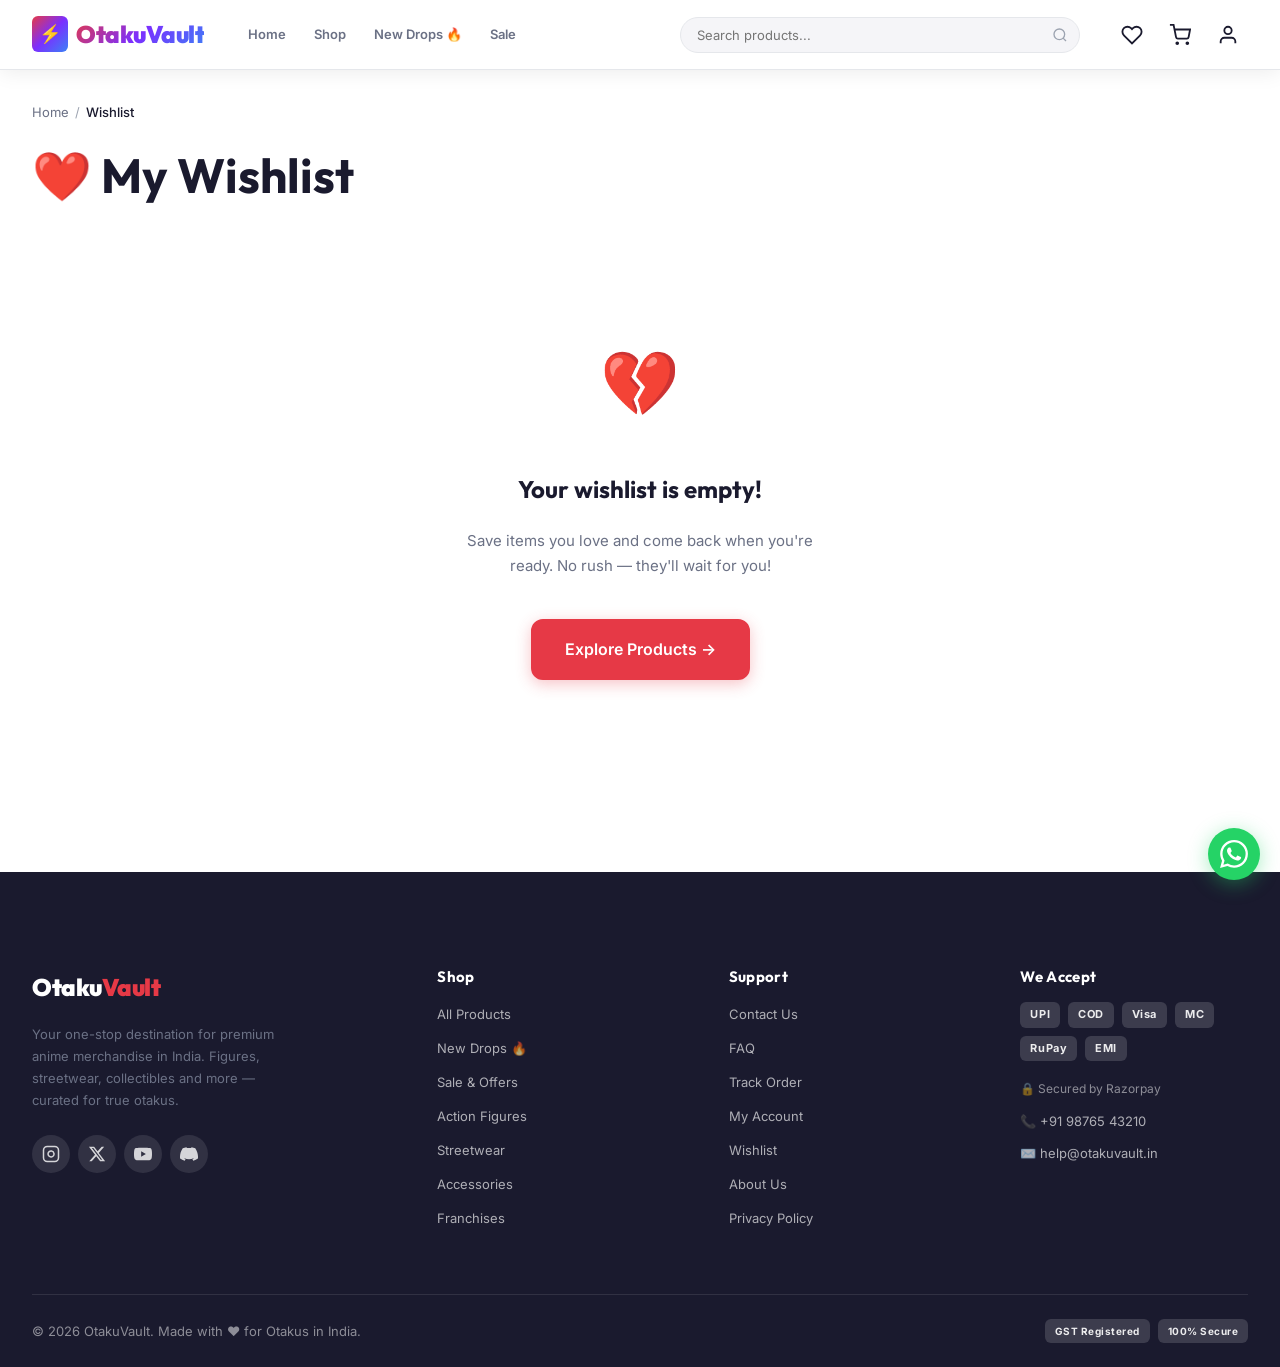
<file: wishlist.html>
﻿<!DOCTYPE html>
<html lang="en">
<head>
  <meta charset="UTF-8"><meta name="viewport" content="width=device-width, initial-scale=1.0">
  <meta name="description" content="Your OtakuVault wishlist — save your favourite anime merchandise and shop when you're ready.">
  <meta property="og:title" content="My Wishlist — OtakuVault">
  <meta property="og:description" content="Your saved anime merchandise wishlist on OtakuVault.">
  <meta property="og:type" content="website">
  <meta property="og:image" content="assets/images/hero_banner.png">
  <title>Wishlist — OtakuVault</title>
  <link rel="icon" href="data:image/svg+xml,<svg xmlns='http://www.w3.org/2000/svg' viewBox='0 0 100 100'><text y='.9em' font-size='90'>⚡</text></svg>">
  <link rel="stylesheet" href="styles/main.css"><link rel="stylesheet" href="styles/animations.css"><link rel="stylesheet" href="styles/components.css"><link rel="stylesheet" href="styles/layout.css">
</head>
<body class="page-wrapper">
<nav class="navbar" role="navigation"><div class="navbar__inner">
  <a href="index.html" class="navbar__logo"><div class="navbar__logo-icon">⚡</div><span class="navbar__logo-text">OtakuVault</span></a>
  <nav class="navbar__links"><a href="index.html" class="navbar__link">Home</a><a href="shop.html" class="navbar__link">Shop</a><a href="new-drops.html" class="navbar__link">New Drops 🔥</a><a href="sale.html" class="navbar__link">Sale</a></nav>
  <div class="navbar__search" role="search"><input id="navbar-search" class="navbar__search-input" type="search" placeholder="Search products..." autocomplete="off" aria-label="Search"><svg class="navbar__search-icon" viewBox="0 0 24 24" fill="none" stroke="currentColor" stroke-width="2"><circle cx="11" cy="11" r="8"/><line x1="21" y1="21" x2="16.65" y2="16.65"/></svg><div id="search-dropdown" class="search-dropdown"></div></div>
  <div class="navbar__actions">
    <a href="wishlist.html" class="nav-icon-btn" aria-label="Wishlist"><svg viewBox="0 0 24 24" fill="none" stroke="currentColor" stroke-width="2" width="22" height="22"><path d="M20.84 4.61a5.5 5.5 0 0 0-7.78 0L12 5.67l-1.06-1.06a5.5 5.5 0 0 0-7.78 7.78l1.06 1.06L12 21.23l7.78-7.78 1.06-1.06a5.5 5.5 0 0 0 0-7.78z"/></svg><span class="nav-badge" data-wishlist-badge style="display:none">0</span></a>
    <a href="cart.html" class="nav-icon-btn" aria-label="Cart"><svg viewBox="0 0 24 24" fill="none" stroke="currentColor" stroke-width="2" width="22" height="22"><circle cx="9" cy="21" r="1"/><circle cx="20" cy="21" r="1"/><path d="M1 1h4l2.68 13.39a2 2 0 0 0 2 1.61h9.72a2 2 0 0 0 2-1.61L23 6H6"/></svg><span class="nav-badge" data-cart-badge style="display:none">0</span></a>
    <a href="account.html" class="nav-icon-btn" aria-label="Account"><svg viewBox="0 0 24 24" fill="none" stroke="currentColor" stroke-width="2" width="22" height="22"><path d="M20 21v-2a4 4 0 0 0-4-4H8a4 4 0 0 0-4 4v2"/><circle cx="12" cy="7" r="4"/></svg></a>
    <button class="hamburger" id="hamburger"><span></span><span></span><span></span></button>
  </div>
</div></nav>
<div class="mobile-menu__overlay" id="mobile-menu-overlay"></div>
<aside class="mobile-menu" id="mobile-menu" role="dialog" aria-modal="true"><div class="mobile-menu__header"><div class="navbar__logo"><div class="navbar__logo-icon">⚡</div><span class="navbar__logo-text">OtakuVault</span></div><button class="mobile-menu__close" id="mobile-menu-close"><svg width="18" height="18" viewBox="0 0 24 24" fill="none" stroke="currentColor" stroke-width="2.5"><line x1="18" y1="6" x2="6" y2="18"/><line x1="6" y1="6" x2="18" y2="18"/></svg></button></div><nav class="mobile-menu__nav"><a href="index.html" class="mobile-menu__link">🏠 Home</a><a href="shop.html" class="mobile-menu__link">🛍️ Shop All</a><a href="new-drops.html" class="mobile-menu__link">🔥 New Drops</a><a href="wishlist.html" class="mobile-menu__link">❤️ Wishlist</a></nav></aside>

<main class="page-main">
<div class="container" style="padding-top:var(--space-xl);padding-bottom:var(--space-4xl)">
  <nav class="breadcrumb" aria-label="Breadcrumb"><a href="index.html">Home</a><span class="sep">/</span><span class="current">Wishlist</span></nav>
  <div style="display:flex;align-items:center;justify-content:space-between;margin-bottom:var(--space-xl);flex-wrap:wrap;gap:var(--space-md)">
    <h1>❤️ My Wishlist <span id="wishlist-count-heading" style="color:var(--text-secondary);font-size:var(--text-lg);font-weight:400"></span></h1>
    <div style="display:flex;gap:12px;flex-wrap:wrap">
      <button class="btn btn-outlined" id="add-all-to-cart" onclick="addAllToCart()" style="display:none">🛒 Add All to Cart</button>
      <button class="btn btn-ghost" id="clear-wishlist" onclick="clearWishlist()" style="display:none">🗑 Clear Wishlist</button>
    </div>
  </div>
  <div id="wishlist-grid" class="product-grid"></div>
</div>
</main>

<footer class="footer" role="contentinfo">
  <div class="container">
    <div class="footer__grid">
      <div class="footer__brand">
        <div class="footer__brand-logo">Otaku<span>Vault</span></div>
        <p class="footer__brand-desc">Your one-stop destination for premium anime merchandise in India. Figures, streetwear, collectibles and more — curated for true otakus.</p>
        <div class="footer__social" aria-label="Social media links">
          <a href="#" class="footer__social-link" aria-label="Instagram"><svg viewBox="0 0 24 24" fill="none" stroke="currentColor" stroke-width="2" width="18" height="18"><rect x="2" y="2" width="20" height="20" rx="5" ry="5"/><path d="M16 11.37A4 4 0 1 1 12.63 8 4 4 0 0 1 16 11.37z"/><line x1="17.5" y1="6.5" x2="17.51" y2="6.5"/></svg></a>
          <a href="#" class="footer__social-link" aria-label="Twitter/X"><svg viewBox="0 0 24 24" fill="currentColor" width="18" height="18"><path d="M18.244 2.25h3.308l-7.227 8.26 8.502 11.24H16.17l-5.214-6.817L4.99 21.75H1.68l7.73-8.835L1.254 2.25H8.08l4.713 6.231zm-1.161 17.52h1.833L7.084 4.126H5.117z"/></svg></a>
          <a href="#" class="footer__social-link" aria-label="YouTube"><svg viewBox="0 0 24 24" fill="currentColor" width="18" height="18"><path d="M23.498 6.186a3.016 3.016 0 0 0-2.122-2.136C19.505 3.545 12 3.545 12 3.545s-7.505 0-9.377.505A3.017 3.017 0 0 0 .502 6.186C0 8.07 0 12 0 12s0 3.93.502 5.814a3.016 3.016 0 0 0 2.122 2.136c1.871.505 9.376.505 9.376.505s7.505 0 9.377-.505a3.015 3.015 0 0 0 2.122-2.136C24 15.93 24 12 24 12s0-3.93-.502-5.814zM9.545 15.568V8.432L15.818 12l-6.273 3.568z"/></svg></a>
          <a href="#" class="footer__social-link" aria-label="Discord"><svg viewBox="0 0 24 24" fill="currentColor" width="18" height="18"><path d="M20.317 4.37a19.791 19.791 0 0 0-4.885-1.515.074.074 0 0 0-.079.037c-.21.375-.444.864-.608 1.25a18.27 18.27 0 0 0-5.487 0 12.64 12.64 0 0 0-.617-1.25.077.077 0 0 0-.079-.037A19.736 19.736 0 0 0 3.677 4.37a.07.07 0 0 0-.032.027C.533 9.046-.32 13.58.099 18.057.1 18.085.118 18.11.137 18.131a19.942 19.942 0 0 0 5.993 3.03.078.078 0 0 0 .084-.028c.462-.63.874-1.295 1.226-1.994a.076.076 0 0 0-.041-.106 13.107 13.107 0 0 1-1.872-.892.077.077 0 0 1-.008-.128 10.2 10.2 0 0 0 .372-.292.074.074 0 0 1 .077-.01c3.928 1.793 8.18 1.793 12.062 0a.074.074 0 0 1 .078.01c.12.098.246.198.373.292a.077.077 0 0 1-.006.127 12.299 12.299 0 0 1-1.873.892.077.077 0 0 0-.041.107c.36.698.772 1.362 1.225 1.993a.076.076 0 0 0 .084.028 19.839 19.839 0 0 0 6.002-3.03.077.077 0 0 0 .032-.054c.5-5.177-.838-9.674-3.549-13.66a.061.061 0 0 0-.031-.03z"/></svg></a>
        </div>
      </div>
      <div>
        <h3 class="footer__col-title">Shop</h3>
        <ul class="footer__links">
          <li><a href="shop.html" class="footer__link">All Products</a></li>
          <li><a href="new-drops.html" class="footer__link">New Drops 🔥</a></li>
          <li><a href="sale.html" class="footer__link">Sale & Offers</a></li>
          <li><a href="shop.html?category=figures" class="footer__link">Action Figures</a></li>
          <li><a href="shop.html?category=apparel" class="footer__link">Streetwear</a></li>
          <li><a href="shop.html?category=accessories" class="footer__link">Accessories</a></li>
          <li><a href="franchise.html" class="footer__link">Franchises</a></li>
        </ul>
      </div>
      <div>
        <h3 class="footer__col-title">Support</h3>
        <ul class="footer__links">
          <li><a href="contact.html" class="footer__link">Contact Us</a></li>
          <li><a href="faq.html" class="footer__link">FAQ</a></li>
          <li><a href="tracking.html" class="footer__link">Track Order</a></li>
          <li><a href="account.html" class="footer__link">My Account</a></li>
          <li><a href="wishlist.html" class="footer__link">Wishlist</a></li>
          <li><a href="about.html" class="footer__link">About Us</a></li>
          <li><a href="#" class="footer__link">Privacy Policy</a></li>
        </ul>
      </div>
      <div>
        <h3 class="footer__col-title">We Accept</h3>
        <div style="display:flex;flex-direction:column;gap:10px">
          <div style="display:flex;flex-wrap:wrap;gap:8px">
            <span class="footer__payment-badge">UPI</span>
            <span class="footer__payment-badge">COD</span>
            <span class="footer__payment-badge">Visa</span>
            <span class="footer__payment-badge">MC</span>
            <span class="footer__payment-badge">RuPay</span>
            <span class="footer__payment-badge">EMI</span>
          </div>
          <p style="font-size:12px;color:rgba(255,255,255,0.5);margin-top:8px">🔒 Secured by Razorpay</p>
          <p style="font-size:13px;color:rgba(255,255,255,0.65)">📞 +91 98765 43210</p>
          <p style="font-size:13px;color:rgba(255,255,255,0.65)">✉️ help@otakuvault.in</p>
        </div>
      </div>
    </div>
    <div class="footer__bottom">
      <p class="footer__copyright">© 2026 OtakuVault. Made with ❤️ for Otakus in India.</p>
      <div class="footer__payment">
        <span class="footer__payment-badge" style="font-size:10px">GST Registered</span>
        <span class="footer__payment-badge" style="font-size:10px">100% Secure</span>
      </div>
    </div>
  </div>
</footer>
<button class="back-to-top" id="back-to-top" aria-label="Back to top"><svg viewBox="0 0 24 24" fill="none" stroke="currentColor" stroke-width="2.5" width="20" height="20"><polyline points="18 15 12 9 6 15"/></svg></button>
<a href="https://wa.me/919876543210?text=Hi! I need help with my OtakuVault order." class="whatsapp-float" aria-label="Chat on WhatsApp" target="_blank" rel="noopener">
  <svg viewBox="0 0 24 24" fill="currentColor" width="28" height="28"><path d="M17.472 14.382c-.297-.149-1.758-.867-2.03-.967-.273-.099-.471-.148-.67.15-.197.297-.767.966-.94 1.164-.173.199-.347.223-.644.075-.297-.15-1.255-.463-2.39-1.475-.883-.788-1.48-1.761-1.653-2.059-.173-.297-.018-.458.13-.606.134-.133.298-.347.446-.52.149-.174.198-.298.298-.497.099-.198.05-.371-.025-.52-.075-.149-.669-1.612-.916-2.207-.242-.579-.487-.5-.669-.51-.173-.008-.371-.01-.57-.01-.198 0-.52.074-.792.372-.272.297-1.04 1.016-1.04 2.479 0 1.462 1.065 2.875 1.213 3.074.149.198 2.096 3.2 5.077 4.487.709.306 1.262.489 1.694.625.712.227 1.36.195 1.871.118.571-.085 1.758-.719 2.006-1.413.248-.694.248-1.289.173-1.413-.074-.124-.272-.198-.57-.347m-5.421 7.403h-.004a9.87 9.87 0 0 1-5.031-1.378l-.361-.214-3.741.982.998-3.648-.235-.374a9.86 9.86 0 0 1-1.51-5.26c.001-5.45 4.436-9.884 9.888-9.884 2.64 0 5.122 1.03 6.988 2.898a9.825 9.825 0 0 1 2.893 6.994c-.003 5.45-4.437 9.884-9.885 9.884m8.413-18.297A11.815 11.815 0 0 0 12.05 0C5.495 0 .16 5.335.157 11.892c0 2.096.547 4.142 1.588 5.945L.057 24l6.305-1.654a11.882 11.882 0 0 0 5.683 1.448h.005c6.554 0 11.89-5.335 11.893-11.893a11.821 11.821 0 0 0-3.48-8.413Z"/></svg>
</a>
<nav class="bottom-nav"><div class="bottom-nav__inner">
  <a href="index.html" class="bottom-nav__item"><svg viewBox="0 0 24 24" fill="none" stroke="currentColor" stroke-width="2" width="22" height="22"><path d="M3 9l9-7 9 7v11a2 2 0 0 1-2 2H5a2 2 0 0 1-2-2z"/><polyline points="9 22 9 12 15 12 15 22"/></svg><span>Home</span></a>
  <a href="shop.html" class="bottom-nav__item"><svg viewBox="0 0 24 24" fill="none" stroke="currentColor" stroke-width="2" width="22" height="22"><circle cx="9" cy="21" r="1"/><circle cx="20" cy="21" r="1"/><path d="M1 1h4l2.68 13.39a2 2 0 0 0 2 1.61h9.72a2 2 0 0 0 2-1.61L23 6H6"/></svg><span>Shop</span></a>
  <a href="cart.html" class="bottom-nav__item"><svg viewBox="0 0 24 24" fill="none" stroke="currentColor" stroke-width="2" width="22" height="22"><path d="M6 2L3 6v14a2 2 0 0 0 2 2h14a2 2 0 0 0 2-2V6l-3-4z"/><line x1="3" y1="6" x2="21" y2="6"/></svg><span>Cart</span><span class="nav-badge" data-cart-badge style="display:none">0</span></a>
  <a href="wishlist.html" class="bottom-nav__item active"><svg viewBox="0 0 24 24" fill="none" stroke="currentColor" stroke-width="2" width="22" height="22"><path d="M20.84 4.61a5.5 5.5 0 0 0-7.78 0L12 5.67l-1.06-1.06a5.5 5.5 0 0 0-7.78 7.78l1.06 1.06L12 21.23l7.78-7.78 1.06-1.06a5.5 5.5 0 0 0 0-7.78z"/></svg><span>Wishlist</span></a>
  <a href="account.html" class="bottom-nav__item"><svg viewBox="0 0 24 24" fill="none" stroke="currentColor" stroke-width="2" width="22" height="22"><path d="M20 21v-2a4 4 0 0 0-4-4H8a4 4 0 0 0-4 4v2"/><circle cx="12" cy="7" r="4"/></svg><span>Account</span></a>
</div></nav>
<script src="js/data.js"></script><script src="js/core.js"></script><script src="js/ui.js"></script>
<script>
function renderWishlist() {
  var grid = document.getElementById('wishlist-grid');
  var heading = document.getElementById('wishlist-count-heading');
  var addAllBtn = document.getElementById('add-all-to-cart');
  var clearBtn = document.getElementById('clear-wishlist');
  if (!grid) return;
  var items = Wishlist.items;
  if (heading) heading.textContent = items.length ? '(' + items.length + ' items)' : '';
  if (addAllBtn) addAllBtn.style.display = items.length ? '' : 'none';
  if (clearBtn) clearBtn.style.display = items.length ? '' : 'none';

  if (!items.length) {
    grid.innerHTML = '<div class="empty-state" style="grid-column:1/-1"><div style="font-size:4rem;margin-bottom:16px">💔</div><h2 class="empty-state__title">Your wishlist is empty!</h2><p class="empty-state__text">Save items you love and come back when you\'re ready. No rush — they\'ll wait for you!</p><a href="shop.html" class="btn btn-primary btn-lg" style="margin-top:16px">Explore Products →</a></div>';
    return;
  }
  // Map wishlist items to full product objects for buildProductCard
  var products = items.map(function(wi) {
    return window.PRODUCTS.find(function(p) { return p.id === wi.id; });
  }).filter(Boolean);
  grid.innerHTML = products.map(function(p) { return buildProductCard(p); }).join('');
  grid.querySelectorAll('.product-card').forEach(function(c, i) { c.classList.add('reveal'); setTimeout(function() { c.classList.add('revealed'); }, i * 60); });
}

function addAllToCart() {
  Wishlist.items.forEach(function(wi) {
    var p = window.PRODUCTS.find(function(p) { return p.id === wi.id; });
    if (p && p.inStock) Cart.add(p);
  });
}

function clearWishlist() {
  Wishlist.items = [];
  Wishlist.save();
  renderWishlist();
}
window.addAllToCart = addAllToCart;
window.clearWishlist = clearWishlist;

window.addEventListener('wishlistUpdated', renderWishlist);
document.addEventListener('DOMContentLoaded', renderWishlist);
</script>
</body>
</html>
</file>
<file: styles/main.css>
/* ═══════════════════════════════════════════════════════
   OtakuVault — Design System Tokens
   ═══════════════════════════════════════════════════════ */
@import url('https://fonts.googleapis.com/css2?family=Outfit:wght@400;500;600;700;800;900&family=Inter:wght@400;500;600;700&family=Noto+Sans+JP:wght@400;500;700&display=swap');

:root {
  /* ── Colors ── */
  --bg-primary: #FFFFFF;
  --bg-secondary: #F5F5F8;
  --bg-card: #FFFFFF;
  --bg-accent: #FFF0F3;
  --bg-purple-light: #F3EEFF;

  --text-primary: #1A1A2E;
  --text-secondary: #6B7185;
  --text-tertiary: #9CA3B0;
  --text-white: #FFFFFF;

  --accent-red: #E63946;
  --accent-red-dark: #C22836;
  --accent-purple: #7B2FFF;
  --accent-purple-dark: #6020DD;
  --accent-orange: #FF6B35;
  --accent-blue: #3B82F6;
  --success: #10B981;
  --warning: #F59E0B;
  --error: #EF4444;

  --gradient-hero: linear-gradient(135deg, #E63946 0%, #7B2FFF 50%, #3B82F6 100%);
  --gradient-subtle: linear-gradient(135deg, #FFF0F3 0%, #F0F0FF 100%);
  --gradient-card: linear-gradient(180deg, rgba(255,255,255,0) 60%, rgba(0,0,0,0.5) 100%);

  --border-color: #E5E7EB;
  --border-light: #F3F4F6;

  /* ── Shadows ── */
  --shadow-card: 0 2px 12px rgba(0,0,0,0.06);
  --shadow-hover: 0 8px 30px rgba(0,0,0,0.12);
  --shadow-modal: 0 20px 60px rgba(0,0,0,0.15);
  --shadow-nav: 0 2px 20px rgba(0,0,0,0.08);
  --shadow-button: 0 4px 15px rgba(230,57,70,0.3);

  /* ── Spacing ── */
  --space-xs: 4px;
  --space-sm: 8px;
  --space-md: 16px;
  --space-lg: 24px;
  --space-xl: 32px;
  --space-2xl: 48px;
  --space-3xl: 64px;
  --space-4xl: 96px;

  /* ── Border Radius ── */
  --radius-sm: 6px;
  --radius-md: 12px;
  --radius-lg: 16px;
  --radius-xl: 24px;
  --radius-full: 9999px;

  /* ── Typography ── */
  --font-heading: 'Outfit', sans-serif;
  --font-body: 'Inter', sans-serif;
  --font-jp: 'Noto Sans JP', sans-serif;

  --text-xs: 11px;
  --text-sm: 13px;
  --text-base: 15px;
  --text-md: 16px;
  --text-lg: 18px;
  --text-xl: 20px;
  --text-2xl: 24px;
  --text-3xl: 30px;
  --text-4xl: 36px;
  --text-5xl: 48px;
  --text-6xl: 60px;

  /* ── Transitions ── */
  --transition-fast: 0.15s ease;
  --transition-base: 0.3s ease;
  --transition-slow: 0.5s ease;

  /* ── Layout ── */
  --container-max: 1440px;
  --nav-height: 70px;
  --sidebar-width: 260px;

  /* ── Franchise Colors ── */
  --naruto: #FF6B00;
  --jjk: #4F46E5;
  --dragonball: #FFBA08;
  --onepiece: #E63946;
  --demonslayer: #6D28D9;
  --aot: #374151;
  --mha: #2563EB;
  --deathnote: #111827;
  --spyfamily: #D97706;
  --rezero: #EC4899;
  --pokemon: #FBBF24;
  --sololeveling: #0EA5E9;
}

/* ═══════════════════════════════════════════════════════
   Reset & Base
   ═══════════════════════════════════════════════════════ */
*, *::before, *::after {
  box-sizing: border-box;
  margin: 0;
  padding: 0;
}

html {
  scroll-behavior: smooth;
  font-size: 16px;
  -webkit-text-size-adjust: 100%;
}

body {
  font-family: var(--font-body);
  font-size: var(--text-base);
  color: var(--text-primary);
  background: var(--bg-primary);
  line-height: 1.6;
  overflow-x: hidden;
  -webkit-font-smoothing: antialiased;
  -moz-osx-font-smoothing: grayscale;
}

img {
  max-width: 100%;
  height: auto;
  display: block;
}

a {
  color: inherit;
  text-decoration: none;
}

ul, ol {
  list-style: none;
}

button {
  cursor: pointer;
  border: none;
  background: none;
  font-family: inherit;
}

input, textarea, select {
  font-family: inherit;
  font-size: inherit;
}

/* ═══════════════════════════════════════════════════════
   Typography
   ═══════════════════════════════════════════════════════ */
h1, h2, h3, h4, h5, h6 {
  font-family: var(--font-heading);
  font-weight: 700;
  color: var(--text-primary);
  line-height: 1.2;
}

h1 { font-size: var(--text-5xl); }
h2 { font-size: var(--text-4xl); }
h3 { font-size: var(--text-3xl); }
h4 { font-size: var(--text-2xl); }
h5 { font-size: var(--text-xl); }
h6 { font-size: var(--text-lg); }

p { color: var(--text-secondary); line-height: 1.7; }

.text-xs    { font-size: var(--text-xs); }
.text-sm    { font-size: var(--text-sm); }
.text-base  { font-size: var(--text-base); }
.text-lg    { font-size: var(--text-lg); }
.text-xl    { font-size: var(--text-xl); }
.text-2xl   { font-size: var(--text-2xl); }
.text-3xl   { font-size: var(--text-3xl); }
.text-4xl   { font-size: var(--text-4xl); }
.text-5xl   { font-size: var(--text-5xl); }
.text-6xl   { font-size: var(--text-6xl); }

.font-heading  { font-family: var(--font-heading); }
.font-bold     { font-weight: 700; }
.font-black    { font-weight: 900; }
.font-semibold { font-weight: 600; }
.font-medium   { font-weight: 500; }

.text-primary   { color: var(--text-primary); }
.text-secondary { color: var(--text-secondary); }
.text-red       { color: var(--accent-red); }
.text-purple    { color: var(--accent-purple); }
.text-orange    { color: var(--accent-orange); }
.text-success   { color: var(--success); }
.text-white     { color: var(--text-white); }

.uppercase { text-transform: uppercase; }
.tracking-wide { letter-spacing: 0.1em; }
.tracking-wider { letter-spacing: 0.15em; }

/* ═══════════════════════════════════════════════════════
   Layout Utilities
   ═══════════════════════════════════════════════════════ */
.container {
  max-width: var(--container-max);
  margin: 0 auto;
  padding: 0 var(--space-xl);
}

.section {
  padding: var(--space-4xl) 0;
}

.section-sm {
  padding: var(--space-3xl) 0;
}

.section-alt {
  background: var(--bg-secondary);
}

.flex { display: flex; }
.flex-col { flex-direction: column; }
.items-center { align-items: center; }
.items-start { align-items: flex-start; }
.justify-between { justify-content: space-between; }
.justify-center { justify-content: center; }
.flex-wrap { flex-wrap: wrap; }
.gap-sm { gap: var(--space-sm); }
.gap-md { gap: var(--space-md); }
.gap-lg { gap: var(--space-lg); }
.gap-xl { gap: var(--space-xl); }

.grid { display: grid; }
.grid-2 { grid-template-columns: repeat(2, 1fr); }
.grid-3 { grid-template-columns: repeat(3, 1fr); }
.grid-4 { grid-template-columns: repeat(4, 1fr); }

.hidden { display: none; }
.block { display: block; }
.relative { position: relative; }
.overflow-hidden { overflow: hidden; }

.w-full { width: 100%; }
.h-full { height: 100%; }

/* ═══════════════════════════════════════════════════════
   Section Headers
   ═══════════════════════════════════════════════════════ */
.section-header {
  display: flex;
  align-items: center;
  justify-content: space-between;
  margin-bottom: var(--space-xl);
}

.section-title {
  font-family: var(--font-heading);
  font-size: var(--text-3xl);
  font-weight: 800;
  color: var(--text-primary);
  display: flex;
  align-items: center;
  gap: var(--space-sm);
}

.section-title .emoji {
  font-size: 1.2em;
}

.section-subtitle {
  color: var(--text-secondary);
  font-size: var(--text-base);
  margin-top: var(--space-xs);
}

.view-all-link {
  color: var(--accent-purple);
  font-weight: 600;
  font-size: var(--text-sm);
  display: flex;
  align-items: center;
  gap: 4px;
  transition: gap var(--transition-fast);
}
.view-all-link:hover { gap: 8px; }
.view-all-link::after { content: '→'; }

/* ═══════════════════════════════════════════════════════
   Scrollbar Styling
   ═══════════════════════════════════════════════════════ */
::-webkit-scrollbar { width: 6px; height: 6px; }
::-webkit-scrollbar-track { background: var(--bg-secondary); }
::-webkit-scrollbar-thumb { background: var(--border-color); border-radius: var(--radius-full); }
::-webkit-scrollbar-thumb:hover { background: var(--text-tertiary); }

/* ═══════════════════════════════════════════════════════
   Utility Classes
   ═══════════════════════════════════════════════════════ */
.visually-hidden {
  position: absolute;
  width: 1px; height: 1px;
  padding: 0; margin: -1px;
  overflow: hidden; clip: rect(0,0,0,0);
  white-space: nowrap; border: 0;
}

.truncate {
  white-space: nowrap;
  overflow: hidden;
  text-overflow: ellipsis;
}

.line-clamp-2 {
  display: -webkit-box;
  -webkit-line-clamp: 2;
  -webkit-box-orient: vertical;
  overflow: hidden;
}

.divider {
  height: 1px;
  background: var(--border-color);
  margin: var(--space-xl) 0;
}

/* ═══════════════════════════════════════════════════════
   Scroll Reveal (initial state — JS adds .revealed)
   ═══════════════════════════════════════════════════════ */
.reveal {
  opacity: 0;
  transform: translateY(30px);
  transition: opacity 0.6s ease, transform 0.6s ease;
}
.reveal.revealed {
  opacity: 1;
  transform: translateY(0);
}
.reveal-delay-1 { transition-delay: 0.1s; }
.reveal-delay-2 { transition-delay: 0.2s; }
.reveal-delay-3 { transition-delay: 0.3s; }
.reveal-delay-4 { transition-delay: 0.4s; }
.reveal-delay-5 { transition-delay: 0.5s; }
.reveal-delay-6 { transition-delay: 0.6s; }

/* ═══════════════════════════════════════════════════════
   Price Formatting
   ═══════════════════════════════════════════════════════ */
.price-current {
  font-family: var(--font-body);
  font-weight: 700;
  font-size: var(--text-lg);
  color: var(--accent-red);
}
.price-original {
  font-size: var(--text-sm);
  color: var(--text-tertiary);
  text-decoration: line-through;
}
.price-save {
  font-size: var(--text-xs);
  font-weight: 600;
  color: var(--success);
  background: rgba(16,185,129,0.1);
  padding: 2px 6px;
  border-radius: var(--radius-sm);
}

/* ═══════════════════════════════════════════════════════
   Star Rating
   ═══════════════════════════════════════════════════════ */
.star-rating {
  display: flex;
  align-items: center;
  gap: 2px;
  color: #FBBF24;
  font-size: var(--text-xs);
}
.star-rating .rating-text {
  color: var(--text-secondary);
  font-size: var(--text-xs);
  margin-left: 4px;
}

/* ═══════════════════════════════════════════════════════
   Responsive Base
   ═══════════════════════════════════════════════════════ */
@media (max-width: 1024px) {
  :root {
    --space-4xl: 72px;
    --space-3xl: 48px;
  }
  .container { padding: 0 var(--space-lg); }
  h1 { font-size: var(--text-4xl); }
  h2 { font-size: var(--text-3xl); }
}

@media (max-width: 768px) {
  :root {
    --space-4xl: 56px;
    --space-3xl: 40px;
  }
  .container { padding: 0 var(--space-md); }
  h1 { font-size: var(--text-3xl); }
  h2 { font-size: var(--text-2xl); }
  .section-title { font-size: var(--text-2xl); }
  .grid-3 { grid-template-columns: repeat(2, 1fr); }
  .grid-4 { grid-template-columns: repeat(2, 1fr); }
}

@media (max-width: 480px) {
  :root {
    --space-4xl: 48px;
    --space-3xl: 32px;
  }
  .container { padding: 0 var(--space-sm); }
  h1 { font-size: var(--text-2xl); }
  h2 { font-size: var(--text-xl); }
  .grid-2, .grid-3, .grid-4 { grid-template-columns: 1fr; }
}
</file>
<file: styles/animations.css>
/* ═══════════════════════════════════════════════════════
   OtakuVault — Animations & Keyframes
   ═══════════════════════════════════════════════════════ */

/* ── Shimmer (Skeleton Loader) ── */
@keyframes shimmer {
  0%   { background-position: -200% 0; }
  100% { background-position: 200% 0; }
}

/* ── Fade In Up ── */
@keyframes fadeInUp {
  from { opacity: 0; transform: translateY(24px); }
  to   { opacity: 1; transform: translateY(0); }
}

/* ── Fade In ── */
@keyframes fadeIn {
  from { opacity: 0; }
  to   { opacity: 1; }
}

/* ── Scale In ── */
@keyframes scaleIn {
  from { opacity: 0; transform: scale(0.92); }
  to   { opacity: 1; transform: scale(1); }
}

/* ── Slide In from Right ── */
@keyframes slideInRight {
  from { opacity: 0; transform: translateX(40px); }
  to   { opacity: 1; transform: translateX(0); }
}

/* ── Slide In from Left ── */
@keyframes slideInLeft {
  from { opacity: 0; transform: translateX(-40px); }
  to   { opacity: 1; transform: translateX(0); }
}

/* ── Slide In from Top ── */
@keyframes slideInTop {
  from { opacity: 0; transform: translateY(-20px); }
  to   { opacity: 1; transform: translateY(0); }
}

/* ── Cart Badge Bounce ── */
@keyframes cartBounce {
  0%, 100% { transform: scale(1); }
  25%       { transform: scale(1.4); }
  50%       { transform: scale(0.9); }
  75%       { transform: scale(1.15); }
}

/* ── Heart Pop ── */
@keyframes heartPop {
  0%   { transform: scale(1); }
  50%  { transform: scale(1.35); }
  100% { transform: scale(1); }
}

/* ── Sale Badge Pulse ── */
@keyframes saleGlow {
  0%, 100% { box-shadow: 0 0 0 0 rgba(255,107,53,0.4); }
  50%       { box-shadow: 0 0 0 6px rgba(255,107,53,0); }
}

/* ── New Badge Shimmer ── */
@keyframes newShimmer {
  0%, 100% { opacity: 1; }
  50%       { opacity: 0.7; }
}

/* ── Gradient Shift (Hero) ── */
@keyframes gradientShift {
  0%   { background-position: 0% 50%; }
  50%  { background-position: 100% 50%; }
  100% { background-position: 0% 50%; }
}

/* ── Float ── */
@keyframes float {
  0%, 100% { transform: translateY(0px); }
  50%       { transform: translateY(-10px); }
}

/* ── Spin ── */
@keyframes spin {
  to { transform: rotate(360deg); }
}

/* ── Ripple ── */
@keyframes ripple {
  to { transform: scale(4); opacity: 0; }
}

/* ── Toast Progress ── */
@keyframes toastProgress {
  from { width: 100%; }
  to   { width: 0%; }
}

/* ── Flame Flicker ── */
@keyframes flameFlicker {
  0%, 100% { transform: rotate(-3deg) scale(1); }
  50%       { transform: rotate(3deg) scale(1.15); }
}

/* ── Dot Pulse (loading) ── */
@keyframes dotPulse {
  0%, 80%, 100% { transform: scale(0); opacity: 0; }
  40%           { transform: scale(1); opacity: 1; }
}

/* ── Live Badge Pulse ── */
@keyframes livePulse {
  0%, 100% { opacity: 1; }
  50%       { opacity: 0.5; }
}

/* ── Urgency Tick ── */
@keyframes urgencyTick {
  0%, 100% { transform: scale(1); color: var(--warning); }
  50%       { transform: scale(1.05); color: var(--accent-orange); }
}

/* ─────────────────────────────────────────────────────── */
/* Application Classes                                     */
/* ─────────────────────────────────────────────────────── */

.animate-fadeInUp    { animation: fadeInUp 0.5s ease forwards; }
.animate-fadeIn      { animation: fadeIn 0.4s ease forwards; }
.animate-scaleIn     { animation: scaleIn 0.3s ease forwards; }
.animate-slideRight  { animation: slideInRight 0.4s ease forwards; }
.animate-slideLeft   { animation: slideInLeft 0.4s ease forwards; }
.animate-slideTop    { animation: slideInTop 0.4s ease forwards; }
.animate-float       { animation: float 3s ease-in-out infinite; }
.animate-spin        { animation: spin 1s linear infinite; }
.animate-livePulse   { animation: livePulse 1.5s ease infinite; }

/* Skeleton */
.skeleton {
  background: linear-gradient(
    90deg,
    var(--bg-secondary) 25%,
    #EBEBEB 50%,
    var(--bg-secondary) 75%
  );
  background-size: 200% 100%;
  animation: shimmer 1.5s infinite;
  border-radius: var(--radius-sm);
}

/* Sale Badge Animation */
.badge-sale { animation: saleGlow 1.5s ease infinite; }

/* New Badge Animation */
.badge-new-anim { animation: newShimmer 2s ease infinite; }

/* Cart Bounce */
.cart-bounce { animation: cartBounce 0.4s ease; }

/* Hero Gradient Animation */
.hero-gradient-anim {
  background-size: 200% 200%;
  animation: gradientShift 6s ease infinite;
}

/* Flame Icon */
.icon-flame { animation: flameFlicker 0.8s ease infinite; display: inline-block; }

/* Ripple Effect */
.ripple-container { position: relative; overflow: hidden; }
.ripple-effect {
  position: absolute;
  border-radius: 50%;
  width: 10px; height: 10px;
  background: rgba(255,255,255,0.4);
  transform: scale(0);
  animation: ripple 0.6s linear;
  pointer-events: none;
}
</file>
<file: styles/components.css>
/* ═══════════════════════════════════════════════════════
   OtakuVault — Reusable Components
   ═══════════════════════════════════════════════════════ */

/* ─────────────────────────────────────────────────────── */
/* BUTTONS                                                  */
/* ─────────────────────────────────────────────────────── */
.btn {
  display: inline-flex;
  align-items: center;
  justify-content: center;
  gap: var(--space-sm);
  padding: 12px 24px;
  border-radius: var(--radius-md);
  font-family: var(--font-body);
  font-size: var(--text-base);
  font-weight: 600;
  cursor: pointer;
  transition: all var(--transition-base);
  position: relative;
  overflow: hidden;
  white-space: nowrap;
  border: 2px solid transparent;
  text-decoration: none;
}
.btn:disabled { opacity: 0.5; cursor: not-allowed; }

/* Primary — Red Filled */
.btn-primary {
  background: var(--accent-red);
  color: #fff;
  border-color: var(--accent-red);
  box-shadow: var(--shadow-button);
}
.btn-primary:hover:not(:disabled) {
  background: var(--accent-red-dark);
  border-color: var(--accent-red-dark);
  box-shadow: 0 6px 20px rgba(230,57,70,0.4);
  transform: translateY(-1px);
}
.btn-primary:active { transform: translateY(0); }

/* Secondary — Purple Filled */
.btn-secondary {
  background: var(--accent-purple);
  color: #fff;
  border-color: var(--accent-purple);
}
.btn-secondary:hover:not(:disabled) {
  background: var(--accent-purple-dark);
  border-color: var(--accent-purple-dark);
  transform: translateY(-1px);
}

/* Outlined Red */
.btn-outlined {
  background: transparent;
  color: var(--accent-red);
  border-color: var(--accent-red);
}
.btn-outlined:hover:not(:disabled) {
  background: var(--accent-red);
  color: #fff;
  transform: translateY(-1px);
}

/* Outlined Purple */
.btn-outlined-purple {
  background: transparent;
  color: var(--accent-purple);
  border-color: var(--accent-purple);
}
.btn-outlined-purple:hover:not(:disabled) {
  background: var(--accent-purple);
  color: #fff;
  transform: translateY(-1px);
}

/* Ghost */
.btn-ghost {
  background: transparent;
  color: var(--text-secondary);
  border-color: var(--border-color);
}
.btn-ghost:hover:not(:disabled) {
  border-color: var(--text-primary);
  color: var(--text-primary);
}

/* Sizes */
.btn-sm { padding: 8px 16px; font-size: var(--text-sm); border-radius: var(--radius-sm); }
.btn-lg { padding: 16px 32px; font-size: var(--text-md); border-radius: var(--radius-md); }
.btn-xl { padding: 18px 40px; font-size: var(--text-lg); border-radius: var(--radius-md); }
.btn-full { width: 100%; }
.btn-icon { padding: 12px; border-radius: var(--radius-md); }
.btn-icon-sm { padding: 8px; border-radius: var(--radius-sm); }

/* ─────────────────────────────────────────────────────── */
/* BADGES                                                   */
/* ─────────────────────────────────────────────────────── */
.badge {
  display: inline-flex;
  align-items: center;
  gap: 4px;
  padding: 3px 10px;
  border-radius: var(--radius-full);
  font-size: var(--text-xs);
  font-weight: 700;
  text-transform: uppercase;
  letter-spacing: 0.06em;
  line-height: 1.4;
}

.badge-new {
  background: var(--accent-blue);
  color: #fff;
}
.badge-sale {
  background: var(--accent-orange);
  color: #fff;
  animation: saleGlow 1.5s ease infinite;
}
.badge-hot {
  background: var(--accent-red);
  color: #fff;
}
.badge-preorder {
  background: var(--accent-purple);
  color: #fff;
}
.badge-sold-out {
  background: var(--text-secondary);
  color: #fff;
}
.badge-official {
  background: var(--success);
  color: #fff;
}

/* Franchise Badges */
.badge-franchise {
  font-size: 10px;
  padding: 2px 8px;
  border-radius: 4px;
  font-weight: 700;
  letter-spacing: 0.08em;
}
.franchise-naruto       { background: rgba(255,107,0,0.12); color: var(--naruto); }
.franchise-jjk          { background: rgba(79,70,229,0.12); color: var(--jjk); }
.franchise-dragonball   { background: rgba(255,186,8,0.12);  color: var(--dragonball); }
.franchise-onepiece     { background: rgba(230,57,70,0.12);  color: var(--onepiece); }
.franchise-demonslayer  { background: rgba(109,40,217,0.12); color: var(--demonslayer); }
.franchise-aot          { background: rgba(55,65,81,0.12);   color: var(--aot); }
.franchise-mha          { background: rgba(37,99,235,0.12);  color: var(--mha); }
.franchise-deathnote    { background: rgba(17,24,39,0.12);   color: var(--deathnote); }
.franchise-spyfamily    { background: rgba(217,119,6,0.12);  color: var(--spyfamily); }
.franchise-rezero       { background: rgba(236,72,153,0.12); color: var(--rezero); }
.franchise-pokemon      { background: rgba(251,191,36,0.12); color: var(--pokemon); }
.franchise-sololeveling { background: rgba(14,165,233,0.12); color: var(--sololeveling); }
.franchise-various      { background: rgba(107,113,133,0.12); color: var(--text-secondary); }

/* ─────────────────────────────────────────────────────── */
/* PRODUCT CARD                                             */
/* ─────────────────────────────────────────────────────── */
.product-card {
  background: var(--bg-card);
  border-radius: var(--radius-md);
  box-shadow: var(--shadow-card);
  overflow: hidden;
  transition: transform var(--transition-base), box-shadow var(--transition-base);
  position: relative;
  display: flex;
  flex-direction: column;
}
.product-card:hover {
  transform: translateY(-4px);
  box-shadow: var(--shadow-hover);
}

/* Card Image */
.product-card__image-wrap {
  position: relative;
  overflow: hidden;
  aspect-ratio: 1 / 1;
  background: var(--bg-secondary);
}
.product-card__image {
  width: 100%; height: 100%;
  object-fit: cover;
  transition: transform 0.5s ease;
}
.product-card:hover .product-card__image {
  transform: scale(1.07);
}

/* Card Badges overlay */
.product-card__badges {
  position: absolute;
  top: 10px; left: 10px;
  display: flex;
  flex-direction: column;
  gap: 4px;
  z-index: 2;
}

/* Wishlist button */
.product-card__wishlist {
  position: absolute;
  top: 10px; right: 10px;
  z-index: 2;
  width: 36px; height: 36px;
  border-radius: 50%;
  background: rgba(255,255,255,0.92);
  backdrop-filter: blur(4px);
  display: flex;
  align-items: center;
  justify-content: center;
  cursor: pointer;
  transition: all var(--transition-fast);
  border: 1.5px solid var(--border-light);
}
.product-card__wishlist:hover { background: #fff; transform: scale(1.1); }
.product-card__wishlist .heart-icon {
  width: 18px; height: 18px;
  color: var(--text-tertiary);
  transition: all var(--transition-fast);
}
.product-card__wishlist.wishlisted .heart-icon {
  color: var(--accent-red);
  fill: var(--accent-red);
  animation: heartPop 0.3s ease;
}

/* Quick view */
.product-card__quick-view {
  position: absolute;
  bottom: 0; left: 0; right: 0;
  background: rgba(26,26,46,0.85);
  color: #fff;
  text-align: center;
  padding: 10px;
  font-size: var(--text-sm);
  font-weight: 600;
  transform: translateY(100%);
  transition: transform var(--transition-base);
  cursor: pointer;
  z-index: 2;
}
.product-card:hover .product-card__quick-view { transform: translateY(0); }

/* Card Body */
.product-card__body {
  padding: var(--space-md);
  flex: 1;
  display: flex;
  flex-direction: column;
  gap: var(--space-xs);
}

.product-card__franchise { margin-bottom: 4px; }

.product-card__name {
  font-family: var(--font-heading);
  font-size: var(--text-base);
  font-weight: 600;
  color: var(--text-primary);
  line-height: 1.35;
  display: -webkit-box;
  -webkit-line-clamp: 2;
  -webkit-box-orient: vertical;
  overflow: hidden;
}

.product-card__meta {
  display: flex;
  align-items: center;
  gap: var(--space-sm);
  font-size: var(--text-xs);
  color: var(--text-tertiary);
}

.product-card__pricing {
  display: flex;
  align-items: center;
  gap: var(--space-sm);
  flex-wrap: wrap;
  margin-top: auto;
}

.product-card__actions {
  padding: 0 var(--space-md) var(--space-md);
}

.product-card__atc {
  width: 100%;
  padding: 10px;
  font-size: var(--text-sm);
  border-radius: var(--radius-sm);
}

/* Urgency Bar */
.urgency-bar {
  padding: 6px var(--space-md);
  background: rgba(245,158,11,0.08);
  border-left: 3px solid var(--warning);
  font-size: var(--text-xs);
  font-weight: 600;
  color: var(--warning);
  animation: urgencyTick 2s ease infinite;
}

/* ─────────────────────────────────────────────────────── */
/* TOAST NOTIFICATIONS                                      */
/* ─────────────────────────────────────────────────────── */
.toast-container {
  position: fixed;
  top: 80px; right: 20px;
  z-index: 9999;
  display: flex;
  flex-direction: column;
  gap: var(--space-sm);
}

.toast {
  display: flex;
  align-items: center;
  gap: var(--space-md);
  background: #fff;
  border-radius: var(--radius-md);
  box-shadow: var(--shadow-modal);
  padding: var(--space-md) var(--space-lg);
  min-width: 280px;
  max-width: 380px;
  position: relative;
  overflow: hidden;
  animation: slideInRight 0.35s ease;
  border-left: 4px solid var(--success);
}
.toast.toast-error   { border-left-color: var(--error); }
.toast.toast-info    { border-left-color: var(--accent-blue); }
.toast.toast-warning { border-left-color: var(--warning); }

.toast__icon {
  width: 24px; height: 24px;
  flex-shrink: 0;
  color: var(--success);
}
.toast.toast-error .toast__icon   { color: var(--error); }
.toast.toast-info .toast__icon    { color: var(--accent-blue); }
.toast.toast-warning .toast__icon { color: var(--warning); }

.toast__text { flex: 1; }
.toast__title { font-weight: 600; font-size: var(--text-sm); color: var(--text-primary); }
.toast__message { font-size: var(--text-xs); color: var(--text-secondary); }

.toast__close {
  width: 20px; height: 20px;
  color: var(--text-tertiary);
  cursor: pointer;
  transition: color var(--transition-fast);
  flex-shrink: 0;
}
.toast__close:hover { color: var(--text-primary); }

.toast__progress {
  position: absolute;
  bottom: 0; left: 0;
  height: 3px;
  background: var(--success);
  animation: toastProgress 3s linear forwards;
}
.toast.toast-error .toast__progress   { background: var(--error); }
.toast.toast-info .toast__progress    { background: var(--accent-blue); }
.toast.toast-warning .toast__progress { background: var(--warning); }

.toast.removing {
  animation: slideInRight 0.3s ease reverse;
}

/* ─────────────────────────────────────────────────────── */
/* MODAL                                                    */
/* ─────────────────────────────────────────────────────── */
.modal-overlay {
  position: fixed;
  inset: 0;
  background: rgba(26,26,46,0.6);
  backdrop-filter: blur(4px);
  z-index: 1000;
  display: flex;
  align-items: center;
  justify-content: center;
  padding: var(--space-md);
  animation: fadeIn 0.25s ease;
}

.modal {
  background: #fff;
  border-radius: var(--radius-lg);
  box-shadow: var(--shadow-modal);
  max-width: 860px;
  width: 100%;
  max-height: 90vh;
  overflow-y: auto;
  animation: scaleIn 0.3s ease;
  position: relative;
}

.modal__close {
  position: absolute;
  top: 16px; right: 16px;
  z-index: 10;
  width: 36px; height: 36px;
  border-radius: 50%;
  background: var(--bg-secondary);
  display: flex; align-items: center; justify-content: center;
  cursor: pointer;
  transition: background var(--transition-fast);
}
.modal__close:hover { background: var(--border-color); }

/* Quick View Modal */
.quick-view {
  display: grid;
  grid-template-columns: 1fr 1fr;
  gap: var(--space-xl);
  padding: var(--space-xl);
}
@media (max-width: 600px) {
  .quick-view { grid-template-columns: 1fr; }
}

/* ─────────────────────────────────────────────────────── */
/* QUANTITY SELECTOR                                        */
/* ─────────────────────────────────────────────────────── */
.qty-selector {
  display: flex;
  align-items: center;
  gap: 0;
  border: 1.5px solid var(--border-color);
  border-radius: var(--radius-md);
  overflow: hidden;
  width: fit-content;
}
.qty-btn {
  width: 40px; height: 40px;
  display: flex;
  align-items: center;
  justify-content: center;
  background: var(--bg-secondary);
  color: var(--text-primary);
  font-size: var(--text-lg);
  font-weight: 700;
  cursor: pointer;
  transition: background var(--transition-fast);
  border: none;
  user-select: none;
}
.qty-btn:hover { background: var(--border-color); }
.qty-input {
  width: 50px;
  text-align: center;
  font-weight: 700;
  font-size: var(--text-base);
  border: none;
  outline: none;
  padding: 8px 4px;
  -moz-appearance: textfield;
}
.qty-input::-webkit-outer-spin-button,
.qty-input::-webkit-inner-spin-button { -webkit-appearance: none; }

/* ─────────────────────────────────────────────────────── */
/* SIZE SELECTOR                                            */
/* ─────────────────────────────────────────────────────── */
.size-selector {
  display: flex;
  gap: var(--space-sm);
  flex-wrap: wrap;
}
.size-option {
  min-width: 44px;
  height: 44px;
  padding: 0 var(--space-sm);
  display: flex; align-items: center; justify-content: center;
  border: 2px solid var(--border-color);
  border-radius: var(--radius-sm);
  font-size: var(--text-sm);
  font-weight: 600;
  cursor: pointer;
  transition: all var(--transition-fast);
  color: var(--text-secondary);
}
.size-option:hover { border-color: var(--accent-purple); color: var(--accent-purple); }
.size-option.selected { border-color: var(--accent-red); color: var(--accent-red); background: rgba(230,57,70,0.05); }
.size-option.unavailable {
  opacity: 0.4;
  cursor: not-allowed;
  text-decoration: line-through;
}

/* ─────────────────────────────────────────────────────── */
/* TRUST BADGES                                             */
/* ─────────────────────────────────────────────────────── */
.trust-bar {
  display: flex;
  align-items: center;
  justify-content: center;
  gap: var(--space-xl);
  flex-wrap: wrap;
  padding: var(--space-md) var(--space-xl);
  background: var(--bg-primary);
  border-top: 1px solid var(--border-color);
  border-bottom: 1px solid var(--border-color);
}
.trust-item {
  display: flex;
  align-items: center;
  gap: var(--space-sm);
  font-size: var(--text-sm);
  font-weight: 600;
  color: var(--text-primary);
}
.trust-item .trust-icon { color: var(--accent-red); font-size: 1.1em; }

.trust-badges-mini {
  display: flex;
  align-items: center;
  gap: var(--space-md);
  flex-wrap: wrap;
}
.trust-badge-mini {
  display: flex;
  align-items: center;
  gap: 6px;
  font-size: var(--text-xs);
  color: var(--text-secondary);
  font-weight: 500;
}

/* ─────────────────────────────────────────────────────── */
/* FORM CONTROLS                                            */
/* ─────────────────────────────────────────────────────── */
.form-group {
  display: flex;
  flex-direction: column;
  gap: 6px;
}
.form-label {
  font-size: var(--text-sm);
  font-weight: 600;
  color: var(--text-primary);
}
.form-input,
.form-select,
.form-textarea {
  padding: 12px 16px;
  border: 1.5px solid var(--border-color);
  border-radius: var(--radius-md);
  font-size: var(--text-base);
  color: var(--text-primary);
  background: var(--bg-primary);
  transition: border-color var(--transition-fast), box-shadow var(--transition-fast);
  outline: none;
}
.form-input:focus,
.form-select:focus,
.form-textarea:focus {
  border-color: var(--accent-purple);
  box-shadow: 0 0 0 3px rgba(123,47,255,0.1);
}
.form-input::placeholder { color: var(--text-tertiary); }
.form-textarea { resize: vertical; min-height: 120px; }

/* Coupon Input */
.coupon-input-wrap {
  display: flex;
  gap: var(--space-sm);
}
.coupon-input-wrap .form-input {
  flex: 1;
  border-radius: var(--radius-md) 0 0 var(--radius-md);
}
.coupon-input-wrap .btn {
  border-radius: 0 var(--radius-md) var(--radius-md) 0;
}

/* ─────────────────────────────────────────────────────── */
/* TABS                                                     */
/* ─────────────────────────────────────────────────────── */
.tabs {
  border-bottom: 2px solid var(--border-color);
  display: flex;
  gap: 0;
  overflow-x: auto;
}
.tab-btn {
  padding: var(--space-md) var(--space-xl);
  font-size: var(--text-sm);
  font-weight: 600;
  color: var(--text-secondary);
  cursor: pointer;
  border-bottom: 3px solid transparent;
  margin-bottom: -2px;
  white-space: nowrap;
  transition: all var(--transition-fast);
  border-top: none; border-left: none; border-right: none;
  background: none;
  font-family: inherit;
}
.tab-btn:hover { color: var(--text-primary); }
.tab-btn.active {
  color: var(--accent-red);
  border-bottom-color: var(--accent-red);
}
.tab-panel { display: none; padding: var(--space-xl) 0; }
.tab-panel.active { display: block; animation: fadeIn 0.3s ease; }

/* ─────────────────────────────────────────────────────── */
/* ACCORDION (FAQ)                                          */
/* ─────────────────────────────────────────────────────── */
.accordion-item {
  border: 1.5px solid var(--border-color);
  border-radius: var(--radius-md);
  overflow: hidden;
  transition: border-color var(--transition-fast);
}
.accordion-item:hover { border-color: var(--accent-purple); }
.accordion-item.open  { border-color: var(--accent-purple); }

.accordion-header {
  display: flex;
  align-items: center;
  justify-content: space-between;
  padding: var(--space-md) var(--space-lg);
  cursor: pointer;
  background: var(--bg-primary);
  user-select: none;
}
.accordion-question {
  font-weight: 600;
  font-size: var(--text-base);
  color: var(--text-primary);
}
.accordion-icon {
  width: 20px; height: 20px;
  color: var(--text-secondary);
  transition: transform var(--transition-base);
  flex-shrink: 0;
}
.accordion-item.open .accordion-icon { transform: rotate(180deg); }

.accordion-body {
  max-height: 0;
  overflow: hidden;
  transition: max-height 0.35s ease, padding 0.3s ease;
}
.accordion-body.open {
  max-height: 500px;
  padding: 0 var(--space-lg) var(--space-md);
}
.accordion-answer { color: var(--text-secondary); line-height: 1.7; }

/* ─────────────────────────────────────────────────────── */
/* PROGRESS STEPS                                           */
/* ─────────────────────────────────────────────────────── */
.steps {
  display: flex;
  align-items: center;
  gap: 0;
  margin-bottom: var(--space-3xl);
}
.step {
  display: flex;
  align-items: center;
  gap: var(--space-sm);
  flex: 1;
  position: relative;
}
.step:not(:last-child)::after {
  content: '';
  flex: 1;
  height: 2px;
  background: var(--border-color);
  margin: 0 var(--space-md);
  transition: background var(--transition-base);
}
.step.completed:not(:last-child)::after { background: var(--success); }

.step-num {
  width: 36px; height: 36px;
  border-radius: 50%;
  background: var(--bg-secondary);
  border: 2px solid var(--border-color);
  display: flex; align-items: center; justify-content: center;
  font-weight: 700;
  font-size: var(--text-sm);
  color: var(--text-secondary);
  flex-shrink: 0;
  transition: all var(--transition-base);
}
.step.active .step-num {
  background: var(--accent-red);
  border-color: var(--accent-red);
  color: #fff;
}
.step.completed .step-num {
  background: var(--success);
  border-color: var(--success);
  color: #fff;
}
.step-label {
  font-size: var(--text-sm);
  font-weight: 600;
  color: var(--text-secondary);
}
.step.active .step-label { color: var(--accent-red); }
.step.completed .step-label { color: var(--success); }

/* ─────────────────────────────────────────────────────── */
/* BREADCRUMBS                                              */
/* ─────────────────────────────────────────────────────── */
.breadcrumb {
  display: flex;
  align-items: center;
  gap: 6px;
  font-size: var(--text-sm);
  color: var(--text-tertiary);
  margin-bottom: var(--space-lg);
  flex-wrap: wrap;
}
.breadcrumb a { color: var(--text-secondary); transition: color var(--transition-fast); }
.breadcrumb a:hover { color: var(--accent-purple); }
.breadcrumb .sep { color: var(--text-tertiary); }
.breadcrumb .current { color: var(--text-primary); font-weight: 500; }

/* ─────────────────────────────────────────────────────── */
/* EMPTY STATE                                              */
/* ─────────────────────────────────────────────────────── */
.empty-state {
  display: flex;
  flex-direction: column;
  align-items: center;
  justify-content: center;
  text-align: center;
  padding: var(--space-4xl) var(--space-xl);
  gap: var(--space-lg);
}
.empty-state__image {
  width: 200px; height: 200px;
  object-fit: contain;
  opacity: 0.9;
}
.empty-state__title {
  font-size: var(--text-2xl);
  font-weight: 700;
}
.empty-state__text { color: var(--text-secondary); max-width: 380px; }

/* ─────────────────────────────────────────────────────── */
/* COUNTDOWN TIMER                                          */
/* ─────────────────────────────────────────────────────── */
.countdown {
  display: flex;
  align-items: center;
  gap: var(--space-sm);
}
.countdown-unit {
  display: flex;
  flex-direction: column;
  align-items: center;
  background: var(--text-primary);
  color: #fff;
  border-radius: var(--radius-sm);
  padding: 8px 12px;
  min-width: 52px;
}
.countdown-num {
  font-family: var(--font-heading);
  font-size: var(--text-2xl);
  font-weight: 800;
  line-height: 1;
}
.countdown-label { font-size: 9px; text-transform: uppercase; letter-spacing: 0.1em; opacity: 0.7; }
.countdown-sep { font-size: var(--text-2xl); font-weight: 800; color: var(--text-primary); }

/* ─────────────────────────────────────────────────────── */
/* LIVE COUNTER                                             */
/* ─────────────────────────────────────────────────────── */
.live-counter {
  display: inline-flex;
  align-items: center;
  gap: 6px;
  font-size: var(--text-xs);
  font-weight: 600;
  color: var(--text-secondary);
  background: var(--bg-secondary);
  padding: 4px 10px;
  border-radius: var(--radius-full);
}
.live-dot {
  width: 8px; height: 8px;
  border-radius: 50%;
  background: var(--success);
  animation: livePulse 1.5s ease infinite;
}

/* ─────────────────────────────────────────────────────── */
/* RADIO / CHECKBOX                                         */
/* ─────────────────────────────────────────────────────── */
.radio-card {
  display: flex;
  align-items: center;
  gap: var(--space-md);
  padding: var(--space-md);
  border: 2px solid var(--border-color);
  border-radius: var(--radius-md);
  cursor: pointer;
  transition: all var(--transition-fast);
}
.radio-card:hover { border-color: var(--accent-purple); }
.radio-card.selected { border-color: var(--accent-red); background: rgba(230,57,70,0.03); }
.radio-card input[type="radio"] { accent-color: var(--accent-red); width: 18px; height: 18px; }

/* ─────────────────────────────────────────────────────── */
/* RATING DISPLAY                                           */
/* ─────────────────────────────────────────────────────── */
.rating-bar-row {
  display: flex;
  align-items: center;
  gap: var(--space-sm);
}
.rating-bar {
  flex: 1;
  height: 8px;
  background: var(--bg-secondary);
  border-radius: var(--radius-full);
  overflow: hidden;
}
.rating-bar-fill {
  height: 100%;
  background: #FBBF24;
  border-radius: var(--radius-full);
  transition: width 0.8s ease;
}

/* ─────────────────────────────────────────────────────── */
/* SCROLL CAROUSEL                                          */
/* ─────────────────────────────────────────────────────── */
.carousel-wrap {
  position: relative;
}
.carousel-scroll {
  display: flex;
  gap: var(--space-md);
  overflow-x: auto;
  scroll-snap-type: x mandatory;
  -webkit-overflow-scrolling: touch;
  padding-bottom: var(--space-sm);
  scrollbar-width: none;
}
.carousel-scroll::-webkit-scrollbar { display: none; }
.carousel-scroll > * { scroll-snap-align: start; flex-shrink: 0; }

.carousel-btn {
  position: absolute;
  top: 50%; transform: translateY(-50%);
  width: 40px; height: 40px;
  border-radius: 50%;
  background: #fff;
  box-shadow: var(--shadow-hover);
  display: flex; align-items: center; justify-content: center;
  cursor: pointer;
  z-index: 3;
  transition: all var(--transition-fast);
  color: var(--text-primary);
}
.carousel-btn:hover { background: var(--accent-red); color: #fff; }
.carousel-btn-prev { left: -20px; }
.carousel-btn-next { right: -20px; }

@media (max-width: 768px) {
  .carousel-btn { display: none; }
}

/* ─────────────────────────────────────────────────────── */
/* NEWSLETTER                                               */
/* ─────────────────────────────────────────────────────── */
.newsletter-form {
  display: flex;
  gap: var(--space-sm);
  max-width: 440px;
}
.newsletter-form .form-input {
  flex: 1;
  border-radius: var(--radius-md) 0 0 var(--radius-md);
}
.newsletter-form .btn {
  border-radius: 0 var(--radius-md) var(--radius-md) 0;
  white-space: nowrap;
}
@media (max-width: 480px) {
  .newsletter-form { flex-direction: column; }
  .newsletter-form .form-input { border-radius: var(--radius-md); }
  .newsletter-form .btn { border-radius: var(--radius-md); }
}

/* ─────────────────────────────────────────────────────── */
/* FILTER RANGE SLIDER                                      */
/* ─────────────────────────────────────────────────────── */
.range-slider {
  width: 100%;
  -webkit-appearance: none;
  height: 4px;
  background: var(--border-color);
  border-radius: var(--radius-full);
  outline: none;
}
.range-slider::-webkit-slider-thumb {
  -webkit-appearance: none;
  width: 18px; height: 18px;
  border-radius: 50%;
  background: var(--accent-red);
  cursor: pointer;
  box-shadow: 0 2px 6px rgba(230,57,70,0.4);
}
.range-slider::-moz-range-thumb {
  width: 18px; height: 18px;
  border-radius: 50%;
  background: var(--accent-red);
  cursor: pointer;
  border: none;
}

/* ─────────────────────────────────────────────────────── */
/* BACK TO TOP                                              */
/* ─────────────────────────────────────────────────────── */
.back-to-top {
  position: fixed;
  bottom: 88px; right: 20px;
  width: 44px; height: 44px;
  background: var(--accent-red);
  color: #fff;
  border-radius: 50%;
  display: flex; align-items: center; justify-content: center;
  cursor: pointer;
  box-shadow: var(--shadow-hover);
  z-index: 100;
  opacity: 0;
  transform: translateY(20px);
  transition: all var(--transition-base);
  pointer-events: none;
}
.back-to-top.visible { opacity: 1; transform: translateY(0); pointer-events: auto; }
.back-to-top:hover { background: var(--accent-red-dark); transform: translateY(-2px); }

/* WhatsApp Float */
.whatsapp-float {
  position: fixed;
  bottom: 20px; right: 20px;
  width: 52px; height: 52px;
  background: #25D366;
  color: #fff;
  border-radius: 50%;
  display: flex; align-items: center; justify-content: center;
  cursor: pointer;
  box-shadow: 0 4px 20px rgba(37,211,102,0.4);
  z-index: 100;
  text-decoration: none;
  transition: transform var(--transition-base), box-shadow var(--transition-base);
}
.whatsapp-float:hover { transform: scale(1.1); box-shadow: 0 8px 25px rgba(37,211,102,0.5); }

/* ─────────────────────────────────────────────────────── */
/* PAYMENT ICONS                                            */
/* ─────────────────────────────────────────────────────── */
.payment-icons {
  display: flex;
  align-items: center;
  gap: var(--space-sm);
  flex-wrap: wrap;
}
.payment-icon {
  height: 24px;
  opacity: 0.7;
  transition: opacity var(--transition-fast);
  object-fit: contain;
}
.payment-icon:hover { opacity: 1; }
</file>
<file: styles/layout.css>
/* ═══════════════════════════════════════════════════════
   OtakuVault — Layout: Nav, Footer, Sidebar, Grid
   ═══════════════════════════════════════════════════════ */

/* ─────────────────────────────────────────────────────── */
/* NAVIGATION                                               */
/* ─────────────────────────────────────────────────────── */
.navbar {
  position: sticky;
  top: 0;
  z-index: 500;
  height: var(--nav-height);
  background: rgba(255,255,255,0.96);
  backdrop-filter: blur(12px);
  -webkit-backdrop-filter: blur(12px);
  border-bottom: 1px solid var(--border-color);
  box-shadow: var(--shadow-nav);
  transition: box-shadow var(--transition-base);
}

.navbar__inner {
  max-width: var(--container-max);
  margin: 0 auto;
  padding: 0 var(--space-xl);
  height: 100%;
  display: flex;
  align-items: center;
  gap: var(--space-xl);
}

/* Logo */
.navbar__logo {
  display: flex;
  align-items: center;
  gap: var(--space-sm);
  flex-shrink: 0;
  text-decoration: none;
}
.navbar__logo-text {
  font-family: var(--font-heading);
  font-size: var(--text-2xl);
  font-weight: 900;
  background: var(--gradient-hero);
  -webkit-background-clip: text;
  -webkit-text-fill-color: transparent;
  background-clip: text;
  letter-spacing: -0.02em;
}
.navbar__logo-icon {
  width: 36px; height: 36px;
  background: var(--gradient-hero);
  border-radius: var(--radius-sm);
  display: flex; align-items: center; justify-content: center;
  color: #fff;
  font-size: 18px;
  flex-shrink: 0;
}

/* Desktop Nav Links */
.navbar__links {
  display: flex;
  align-items: center;
  gap: var(--space-xs);
  flex: 1;
}
.navbar__link {
  font-size: var(--text-sm);
  font-weight: 600;
  color: var(--text-secondary);
  padding: 8px 12px;
  border-radius: var(--radius-sm);
  transition: all var(--transition-fast);
  position: relative;
  white-space: nowrap;
}
.navbar__link::after {
  content: '';
  position: absolute;
  bottom: 2px; left: 12px; right: 12px;
  height: 2px;
  background: var(--accent-red);
  transform: scaleX(0);
  transition: transform var(--transition-fast);
}
.navbar__link:hover { color: var(--text-primary); background: var(--bg-secondary); }
.navbar__link.active { color: var(--accent-red); }
.navbar__link.active::after { transform: scaleX(1); }

/* Search Bar */
.navbar__search {
  flex: 1;
  max-width: 400px;
  position: relative;
}
.navbar__search-input {
  width: 100%;
  padding: 9px 40px 9px 16px;
  border: 1.5px solid var(--border-color);
  border-radius: var(--radius-full);
  font-size: var(--text-sm);
  background: var(--bg-secondary);
  color: var(--text-primary);
  outline: none;
  transition: all var(--transition-fast);
}
.navbar__search-input:focus {
  border-color: var(--accent-purple);
  background: #fff;
  box-shadow: 0 0 0 3px rgba(123,47,255,0.1);
}
.navbar__search-icon {
  position: absolute;
  right: 12px; top: 50%;
  transform: translateY(-50%);
  color: var(--text-tertiary);
  width: 16px; height: 16px;
  pointer-events: none;
}

/* Search Suggestions Dropdown */
.search-dropdown {
  position: absolute;
  top: calc(100% + 8px);
  left: 0; right: 0;
  background: #fff;
  border-radius: var(--radius-md);
  box-shadow: var(--shadow-modal);
  border: 1px solid var(--border-color);
  overflow: hidden;
  z-index: 100;
  display: none;
}
.search-dropdown.open { display: block; animation: slideInTop 0.2s ease; }
.search-result-item {
  display: flex;
  align-items: center;
  gap: var(--space-md);
  padding: 10px var(--space-md);
  cursor: pointer;
  transition: background var(--transition-fast);
}
.search-result-item:hover { background: var(--bg-secondary); }
.search-result-img { width: 40px; height: 40px; object-fit: cover; border-radius: var(--radius-sm); }
.search-result-name { font-size: var(--text-sm); font-weight: 600; color: var(--text-primary); }
.search-result-price { font-size: var(--text-xs); color: var(--accent-red); font-weight: 700; }

/* Nav Actions */
.navbar__actions {
  display: flex;
  align-items: center;
  gap: var(--space-sm);
  flex-shrink: 0;
}
.nav-icon-btn {
  position: relative;
  width: 40px; height: 40px;
  display: flex; align-items: center; justify-content: center;
  border-radius: var(--radius-sm);
  color: var(--text-primary);
  transition: all var(--transition-fast);
  text-decoration: none;
}
.nav-icon-btn:hover { background: var(--bg-secondary); color: var(--accent-red); }
.nav-icon-btn svg { width: 22px; height: 22px; }

.nav-badge {
  position: absolute;
  top: 4px; right: 4px;
  min-width: 18px; height: 18px;
  background: var(--accent-red);
  color: #fff;
  border-radius: var(--radius-full);
  font-size: 10px;
  font-weight: 700;
  display: flex; align-items: center; justify-content: center;
  padding: 0 4px;
  border: 2px solid #fff;
}
.nav-badge.bouncing { animation: cartBounce 0.4s ease; }

/* Hamburger */
.hamburger {
  display: none;
  flex-direction: column;
  gap: 5px;
  padding: 8px;
  cursor: pointer;
  border-radius: var(--radius-sm);
  transition: background var(--transition-fast);
}
.hamburger:hover { background: var(--bg-secondary); }
.hamburger span {
  display: block;
  width: 22px; height: 2px;
  background: var(--text-primary);
  border-radius: 2px;
  transition: all var(--transition-base);
}
.hamburger.open span:nth-child(1) { transform: rotate(45deg) translate(5px, 5px); }
.hamburger.open span:nth-child(2) { opacity: 0; }
.hamburger.open span:nth-child(3) { transform: rotate(-45deg) translate(5px, -5px); }

/* Mobile Menu Drawer */
.mobile-menu {
  position: fixed;
  top: 0; right: -100%;
  width: min(380px, 100vw);
  height: 100vh;
  background: #fff;
  z-index: 600;
  box-shadow: -4px 0 30px rgba(0,0,0,0.15);
  transition: right var(--transition-base);
  overflow-y: auto;
  display: flex;
  flex-direction: column;
}
.mobile-menu.open { right: 0; }

.mobile-menu__overlay {
  position: fixed;
  inset: 0;
  background: rgba(26,26,46,0.5);
  z-index: 599;
  opacity: 0;
  pointer-events: none;
  transition: opacity var(--transition-base);
}
.mobile-menu__overlay.open { opacity: 1; pointer-events: auto; }

.mobile-menu__header {
  display: flex;
  align-items: center;
  justify-content: space-between;
  padding: var(--space-lg);
  border-bottom: 1px solid var(--border-color);
}
.mobile-menu__close {
  width: 36px; height: 36px;
  border-radius: 50%;
  background: var(--bg-secondary);
  display: flex; align-items: center; justify-content: center;
  cursor: pointer;
  transition: background var(--transition-fast);
}
.mobile-menu__close:hover { background: var(--border-color); }

.mobile-menu__nav {
  flex: 1;
  padding: var(--space-lg);
  display: flex;
  flex-direction: column;
  gap: 4px;
}
.mobile-menu__link {
  display: flex;
  align-items: center;
  gap: var(--space-md);
  padding: 12px var(--space-md);
  border-radius: var(--radius-md);
  font-weight: 600;
  color: var(--text-primary);
  text-decoration: none;
  transition: all var(--transition-fast);
}
.mobile-menu__link:hover { background: var(--bg-secondary); color: var(--accent-red); }
.mobile-menu__link svg { width: 20px; height: 20px; }

.mobile-menu__footer {
  padding: var(--space-lg);
  border-top: 1px solid var(--border-color);
}

/* ─────────────────────────────────────────────────────── */
/* BOTTOM NAVIGATION (Mobile)                               */
/* ─────────────────────────────────────────────────────── */
.bottom-nav {
  display: none;
  position: fixed;
  bottom: 0; left: 0; right: 0;
  z-index: 200;
  background: #fff;
  border-top: 1px solid var(--border-color);
  box-shadow: 0 -4px 20px rgba(0,0,0,0.08);
  padding: 8px 0 max(8px, env(safe-area-inset-bottom));
}
.bottom-nav__inner {
  display: flex;
  align-items: center;
}
.bottom-nav__item {
  flex: 1;
  display: flex;
  flex-direction: column;
  align-items: center;
  gap: 3px;
  padding: 4px 0;
  color: var(--text-tertiary);
  font-size: 10px;
  font-weight: 600;
  text-decoration: none;
  transition: color var(--transition-fast);
  position: relative;
}
.bottom-nav__item.active { color: var(--accent-red); }
.bottom-nav__item svg { width: 22px; height: 22px; }

@media (max-width: 768px) {
  .bottom-nav { display: flex; }
  body { padding-bottom: 70px; }
  .navbar__links { display: none; }
  .hamburger { display: flex; }
  .navbar__search { display: none; }
  .navbar__inner { gap: var(--space-md); }
}
@media (max-width: 480px) {
  .navbar__inner { padding: 0 var(--space-md); }
}

/* ─────────────────────────────────────────────────────── */
/* FOOTER                                                   */
/* ─────────────────────────────────────────────────────── */
.footer {
  background: var(--text-primary);
  color: rgba(255,255,255,0.8);
  padding: var(--space-4xl) 0 0;
  margin-top: auto;
}

.footer__grid {
  display: grid;
  grid-template-columns: 1.5fr 1fr 1fr 1fr;
  gap: var(--space-3xl);
  padding-bottom: var(--space-3xl);
}

.footer__brand { display: flex; flex-direction: column; gap: var(--space-md); }
.footer__brand-logo {
  font-family: var(--font-heading);
  font-size: var(--text-2xl);
  font-weight: 900;
  color: #fff;
  letter-spacing: -0.02em;
}
.footer__brand-logo span { color: var(--accent-red); }
.footer__brand-desc { font-size: var(--text-sm); line-height: 1.7; max-width: 260px; }

.footer__social {
  display: flex;
  gap: var(--space-sm);
  margin-top: var(--space-sm);
}
.footer__social-link {
  width: 38px; height: 38px;
  border-radius: 50%;
  background: rgba(255,255,255,0.1);
  display: flex; align-items: center; justify-content: center;
  color: rgba(255,255,255,0.8);
  transition: all var(--transition-fast);
  text-decoration: none;
}
.footer__social-link:hover { background: var(--accent-red); color: #fff; transform: translateY(-2px); }
.footer__social-link svg { width: 18px; height: 18px; }

.footer__col-title {
  font-family: var(--font-heading);
  font-size: var(--text-base);
  font-weight: 700;
  color: #fff;
  margin-bottom: var(--space-md);
  letter-spacing: 0.02em;
}
.footer__links { display: flex; flex-direction: column; gap: 10px; }
.footer__link {
  font-size: var(--text-sm);
  color: rgba(255,255,255,0.65);
  text-decoration: none;
  transition: color var(--transition-fast);
}
.footer__link:hover { color: #fff; padding-left: 4px; }

.footer__bottom {
  border-top: 1px solid rgba(255,255,255,0.1);
  padding: var(--space-lg) 0;
  display: flex;
  align-items: center;
  justify-content: space-between;
  flex-wrap: wrap;
  gap: var(--space-md);
}
.footer__copyright { font-size: var(--text-sm); color: rgba(255,255,255,0.5); }
.footer__payment { display: flex; align-items: center; gap: var(--space-sm); }
.footer__payment-badge {
  background: rgba(255,255,255,0.15);
  color: rgba(255,255,255,0.9);
  padding: 4px 10px;
  border-radius: var(--radius-sm);
  font-size: var(--text-xs);
  font-weight: 700;
  letter-spacing: 0.05em;
}

@media (max-width: 1024px) {
  .footer__grid { grid-template-columns: 1fr 1fr; gap: var(--space-xl); }
}
@media (max-width: 600px) {
  .footer__grid { grid-template-columns: 1fr; gap: var(--space-xl); }
  .footer__bottom { flex-direction: column; text-align: center; }
}

/* ─────────────────────────────────────────────────────── */
/* PAGE LAYOUT                                              */
/* ─────────────────────────────────────────────────────── */
.page-wrapper {
  min-height: 100vh;
  display: flex;
  flex-direction: column;
}
.page-main { flex: 1; }

/* Shop Layout */
.shop-layout {
  display: grid;
  grid-template-columns: var(--sidebar-width) 1fr;
  gap: var(--space-xl);
  align-items: start;
}
@media (max-width: 1024px) {
  .shop-layout { grid-template-columns: 1fr; }
}

/* ─────────────────────────────────────────────────────── */
/* SIDEBAR FILTERS                                          */
/* ─────────────────────────────────────────────────────── */
.sidebar {
  position: sticky;
  top: calc(var(--nav-height) + 16px);
  background: var(--bg-card);
  border-radius: var(--radius-md);
  border: 1.5px solid var(--border-color);
  overflow: hidden;
}

.sidebar__header {
  display: flex;
  align-items: center;
  justify-content: space-between;
  padding: var(--space-md) var(--space-lg);
  border-bottom: 1px solid var(--border-color);
  background: var(--bg-secondary);
}
.sidebar__title { font-weight: 700; font-size: var(--text-base); }
.sidebar__clear {
  font-size: var(--text-xs);
  font-weight: 600;
  color: var(--accent-red);
  cursor: pointer;
  background: none;
  border: none;
  font-family: inherit;
}
.sidebar__clear:hover { text-decoration: underline; }

.filter-group {
  padding: var(--space-md) var(--space-lg);
  border-bottom: 1px solid var(--border-color);
}
.filter-group:last-child { border-bottom: none; }

.filter-group__title {
  display: flex;
  align-items: center;
  justify-content: space-between;
  font-weight: 600;
  font-size: var(--text-sm);
  color: var(--text-primary);
  cursor: pointer;
  margin-bottom: var(--space-md);
  user-select: none;
}
.filter-group__toggle { color: var(--text-tertiary); font-size: 16px; }

.filter-options { display: flex; flex-direction: column; gap: 8px; }
.filter-option {
  display: flex;
  align-items: center;
  gap: var(--space-sm);
  cursor: pointer;
  font-size: var(--text-sm);
  color: var(--text-secondary);
  transition: color var(--transition-fast);
}
.filter-option:hover { color: var(--text-primary); }
.filter-option input[type="checkbox"] { accent-color: var(--accent-red); width: 16px; height: 16px; }
.filter-count {
  margin-left: auto;
  font-size: var(--text-xs);
  background: var(--bg-secondary);
  padding: 1px 7px;
  border-radius: var(--radius-full);
  color: var(--text-tertiary);
}

.price-range-display {
  display: flex;
  justify-content: space-between;
  font-size: var(--text-sm);
  font-weight: 600;
  color: var(--accent-red);
  margin-bottom: var(--space-sm);
}

/* ─────────────────────────────────────────────────────── */
/* PRODUCT GRID                                             */
/* ─────────────────────────────────────────────────────── */
.product-grid {
  display: grid;
  grid-template-columns: repeat(3, 1fr);
  gap: var(--space-lg);
}
.product-grid-4 { grid-template-columns: repeat(4, 1fr); }

.shop-toolbar {
  display: flex;
  align-items: center;
  justify-content: space-between;
  margin-bottom: var(--space-lg);
  flex-wrap: wrap;
  gap: var(--space-md);
}
.shop-count {
  font-size: var(--text-sm);
  color: var(--text-secondary);
}
.shop-sort {
  display: flex;
  align-items: center;
  gap: var(--space-sm);
}
.sort-select {
  padding: 8px 14px;
  border: 1.5px solid var(--border-color);
  border-radius: var(--radius-md);
  font-size: var(--text-sm);
  background: #fff;
  color: var(--text-primary);
  cursor: pointer;
  outline: none;
  font-family: inherit;
}
.sort-select:focus { border-color: var(--accent-purple); }

.load-more-wrap {
  text-align: center;
  margin-top: var(--space-3xl);
}

@media (max-width: 768px) {
  .product-grid { grid-template-columns: repeat(2, 1fr); gap: var(--space-md); }
  .product-grid-4 { grid-template-columns: repeat(2, 1fr); }
}
@media (max-width: 400px) {
  .product-grid { gap: var(--space-sm); }
}

/* ─────────────────────────────────────────────────────── */
/* FRANCHISE LOGOS                                          */
/* ─────────────────────────────────────────────────────── */
.franchise-scroll {
  display: flex;
  gap: var(--space-lg);
  overflow-x: auto;
  padding: var(--space-sm) 0 var(--space-md);
  scrollbar-width: none;
}
.franchise-scroll::-webkit-scrollbar { display: none; }

.franchise-logo-card {
  display: flex;
  flex-direction: column;
  align-items: center;
  gap: var(--space-sm);
  cursor: pointer;
  flex-shrink: 0;
  transition: transform var(--transition-base);
}
.franchise-logo-card:hover { transform: translateY(-4px); }

.franchise-logo {
  width: 72px; height: 72px;
  border-radius: 50%;
  background: var(--bg-secondary);
  border: 2.5px solid var(--border-color);
  display: flex; align-items: center; justify-content: center;
  font-family: var(--font-heading);
  font-weight: 900;
  font-size: var(--text-sm);
  letter-spacing: -0.02em;
  transition: all var(--transition-base);
  overflow: hidden;
  position: relative;
}
.franchise-logo-card:hover .franchise-logo {
  border-width: 3px;
  box-shadow: 0 4px 20px rgba(0,0,0,0.15);
}
.franchise-label {
  font-size: var(--text-xs);
  font-weight: 600;
  color: var(--text-secondary);
  text-align: center;
  max-width: 80px;
  white-space: nowrap;
  overflow: hidden;
  text-overflow: ellipsis;
}
.franchise-logo-card.active .franchise-label { color: var(--accent-red); }
.franchise-logo-card.active .franchise-logo {
  border-color: var(--accent-red);
  box-shadow: 0 4px 20px rgba(230,57,70,0.3);
}

/* ─────────────────────────────────────────────────────── */
/* HERO SECTION                                             */
/* ─────────────────────────────────────────────────────── */
.hero {
  position: relative;
  overflow: hidden;
  min-height: 560px;
  display: flex;
  align-items: center;
}
.hero__bg {
  position: absolute;
  inset: 0;
  background: var(--gradient-hero);
  background-size: 200% 200%;
  animation: gradientShift 8s ease infinite;
}
.hero__bg-image {
  position: absolute;
  inset: 0;
  width: 100%; height: 100%;
  object-fit: cover;
  mix-blend-mode: overlay;
  opacity: 0.35;
}
.hero__bg-pattern {
  position: absolute;
  inset: 0;
  background-image: radial-gradient(circle at 20% 80%, rgba(255,255,255,0.08) 0%, transparent 50%),
                    radial-gradient(circle at 80% 20%, rgba(255,255,255,0.08) 0%, transparent 50%);
}
.hero__content {
  position: relative;
  z-index: 2;
  max-width: 620px;
  padding: var(--space-4xl) 0;
}
.hero__eyebrow {
  display: inline-flex;
  align-items: center;
  gap: var(--space-sm);
  background: rgba(255,255,255,0.15);
  backdrop-filter: blur(8px);
  color: #fff;
  padding: 6px 16px;
  border-radius: var(--radius-full);
  font-size: var(--text-sm);
  font-weight: 600;
  margin-bottom: var(--space-lg);
  letter-spacing: 0.03em;
  border: 1px solid rgba(255,255,255,0.2);
}
.hero__title {
  font-size: clamp(2.4rem, 5vw, 4rem);
  font-weight: 900;
  color: #fff;
  line-height: 1.1;
  margin-bottom: var(--space-md);
  letter-spacing: -0.02em;
}
.hero__title .highlight {
  position: relative;
  display: inline-block;
  color: #FFD166;
}
.hero__subtitle {
  font-size: var(--text-lg);
  color: rgba(255,255,255,0.85);
  margin-bottom: var(--space-xl);
  line-height: 1.6;
}
.hero__actions {
  display: flex;
  gap: var(--space-md);
  flex-wrap: wrap;
  margin-bottom: var(--space-xl);
}
.hero__btn-primary {
  background: #fff;
  color: var(--accent-red);
  padding: 14px 32px;
  border-radius: var(--radius-md);
  font-weight: 700;
  font-size: var(--text-md);
  display: inline-flex;
  align-items: center;
  gap: var(--space-sm);
  transition: all var(--transition-base);
  box-shadow: 0 4px 20px rgba(0,0,0,0.2);
  text-decoration: none;
}
.hero__btn-primary:hover { transform: translateY(-2px); box-shadow: 0 8px 30px rgba(0,0,0,0.25); }
.hero__btn-secondary {
  background: rgba(255,255,255,0.15);
  color: #fff;
  padding: 14px 32px;
  border-radius: var(--radius-md);
  font-weight: 700;
  font-size: var(--text-md);
  display: inline-flex;
  align-items: center;
  gap: var(--space-sm);
  border: 2px solid rgba(255,255,255,0.4);
  transition: all var(--transition-base);
  text-decoration: none;
  backdrop-filter: blur(8px);
}
.hero__btn-secondary:hover { background: rgba(255,255,255,0.25); border-color: rgba(255,255,255,0.7); transform: translateY(-2px); }
.hero__stats {
  display: flex;
  gap: var(--space-xl);
  flex-wrap: wrap;
}
.hero__stat { color: rgba(255,255,255,0.9); }
.hero__stat-num { font-family: var(--font-heading); font-size: var(--text-2xl); font-weight: 800; color: #fff; }
.hero__stat-label { font-size: var(--text-xs); opacity: 0.75; }

.hero__image-wrap {
  position: absolute;
  right: 0; top: 0; bottom: 0;
  width: 50%;
  overflow: hidden;
}
.hero__image {
  width: 100%; height: 100%;
  object-fit: cover;
  object-position: center;
}

@media (max-width: 768px) {
  .hero { min-height: 480px; }
  .hero__image-wrap { width: 100%; opacity: 0.2; }
  .hero__content { max-width: 100%; }
  .hero__title { font-size: 2rem; }
  .hero__stats { gap: var(--space-lg); }
}

/* ─────────────────────────────────────────────────────── */
/* BENTO GRID (Categories)                                  */
/* ─────────────────────────────────────────────────────── */
.bento-grid {
  display: grid;
  grid-template-columns: repeat(3, 1fr);
  grid-template-rows: 260px 220px;
  gap: var(--space-md);
}
.bento-item {
  border-radius: var(--radius-lg);
  overflow: hidden;
  position: relative;
  cursor: pointer;
  text-decoration: none;
}
.bento-item:nth-child(1) { grid-column: 1; grid-row: 1 / 3; }
.bento-item:nth-child(2) { grid-column: 2; grid-row: 1; }
.bento-item:nth-child(3) { grid-column: 3; grid-row: 1; }
.bento-item:nth-child(4) { grid-column: 2; grid-row: 2; }
.bento-item:nth-child(5) { grid-column: 3; grid-row: 2; }
.bento-item:nth-child(6) {
  grid-column: 1 / 4;
  border-radius: var(--radius-lg);
  height: 120px;
}

.bento-img {
  width: 100%; height: 100%;
  object-fit: cover;
  transition: transform 0.5s ease;
}
.bento-item:hover .bento-img { transform: scale(1.08); }

.bento-overlay {
  position: absolute;
  inset: 0;
  background: var(--gradient-card);
  display: flex;
  flex-direction: column;
  justify-content: flex-end;
  padding: var(--space-lg);
}
.bento-label {
  font-family: var(--font-heading);
  font-size: var(--text-xl);
  font-weight: 700;
  color: #fff;
  line-height: 1.2;
}
.bento-count { font-size: var(--text-sm); color: rgba(255,255,255,0.75); }
.bento-arrow {
  position: absolute;
  top: var(--space-md); right: var(--space-md);
  width: 32px; height: 32px;
  border-radius: 50%;
  background: rgba(255,255,255,0.2);
  display: flex; align-items: center; justify-content: center;
  color: #fff;
  opacity: 0;
  transition: all var(--transition-base);
}
.bento-item:hover .bento-arrow { opacity: 1; background: rgba(255,255,255,0.3); }

@media (max-width: 768px) {
  .bento-grid {
    grid-template-columns: 1fr 1fr;
    grid-template-rows: auto;
  }
  .bento-item:nth-child(1) { grid-column: 1 / 3; grid-row: 1; height: 200px; }
  .bento-item:nth-child(2) { grid-column: 1; grid-row: 2; }
  .bento-item:nth-child(3) { grid-column: 2; grid-row: 2; }
  .bento-item:nth-child(4) { grid-column: 1; grid-row: 3; }
  .bento-item:nth-child(5) { grid-column: 2; grid-row: 3; }
  .bento-item:nth-child(6) { grid-column: 1 / 3; grid-row: 4; }
  .bento-item { height: 160px; }
}

/* ─────────────────────────────────────────────────────── */
/* ORDER TRACKING VISUAL                                    */
/* ─────────────────────────────────────────────────────── */
.tracking-steps {
  display: flex;
  align-items: flex-start;
  position: relative;
  padding: var(--space-xl) 0;
}
.tracking-steps::before {
  content: '';
  position: absolute;
  top: 40px;
  left: calc(var(--step-offset, 12.5%));
  right: calc(var(--step-offset, 12.5%));
  height: 3px;
  background: var(--border-color);
  z-index: 0;
}
.tracking-step {
  flex: 1;
  display: flex;
  flex-direction: column;
  align-items: center;
  gap: var(--space-sm);
  position: relative;
  z-index: 1;
  text-align: center;
}
.tracking-icon {
  width: 44px; height: 44px;
  border-radius: 50%;
  background: var(--bg-secondary);
  border: 3px solid var(--border-color);
  display: flex; align-items: center; justify-content: center;
  color: var(--text-tertiary);
  transition: all var(--transition-base);
}
.tracking-step.done .tracking-icon { background: var(--success); border-color: var(--success); color: #fff; }
.tracking-step.active .tracking-icon { background: var(--accent-blue); border-color: var(--accent-blue); color: #fff; }
.tracking-label { font-size: var(--text-xs); font-weight: 600; color: var(--text-secondary); max-width: 80px; }
.tracking-step.done .tracking-label { color: var(--success); }
.tracking-step.active .tracking-label { color: var(--accent-blue); }
.tracking-date { font-size: 10px; color: var(--text-tertiary); }

/* ─────────────────────────────────────────────────────── */
/* PAGE HEADER (Inner pages)                                */
/* ─────────────────────────────────────────────────────── */
.page-header {
  background: var(--gradient-hero);
  padding: var(--space-3xl) 0;
  text-align: center;
  position: relative;
  overflow: hidden;
}
.page-header::after {
  content: '';
  position: absolute;
  inset: 0;
  background: rgba(0,0,0,0.2);
}
.page-header__content {
  position: relative;
  z-index: 1;
}
.page-header__title {
  font-size: var(--text-4xl);
  font-weight: 900;
  color: #fff;
  margin-bottom: var(--space-sm);
}
.page-header__subtitle { color: rgba(255,255,255,0.8); font-size: var(--text-lg); }

/* ─────────────────────────────────────────────────────── */
/* TESTIMONIALS                                             */
/* ─────────────────────────────────────────────────────── */
.testimonial-card {
  background: var(--bg-card);
  border-radius: var(--radius-md);
  padding: var(--space-xl);
  box-shadow: var(--shadow-card);
  border: 1.5px solid var(--border-color);
  transition: box-shadow var(--transition-base);
  min-width: 300px;
  max-width: 340px;
}
.testimonial-card:hover { box-shadow: var(--shadow-hover); }
.testimonial-stars { color: #FBBF24; margin-bottom: var(--space-sm); }
.testimonial-text {
  font-size: var(--text-sm);
  color: var(--text-secondary);
  line-height: 1.7;
  margin-bottom: var(--space-lg);
}
.testimonial-author { display: flex; align-items: center; gap: var(--space-sm); }
.testimonial-avatar {
  width: 44px; height: 44px;
  border-radius: 50%;
  object-fit: cover;
  background: var(--bg-secondary);
  display: flex; align-items: center; justify-content: center;
  font-weight: 700;
  font-size: var(--text-lg);
  color: var(--accent-purple);
  background: var(--bg-purple-light);
}
.testimonial-name { font-weight: 700; font-size: var(--text-sm); }
.testimonial-location { font-size: var(--text-xs); color: var(--text-tertiary); }
.testimonial-verified {
  margin-left: auto;
  font-size: var(--text-xs);
  color: var(--success);
  font-weight: 600;
  display: flex;
  align-items: center;
  gap: 3px;
}

/* ─────────────────────────────────────────────────────── */
/* STICKY MOBILE ATC BAR (Product Detail Page)             */
/* ─────────────────────────────────────────────────────── */
.sticky-atc {
  display: none;
  position: fixed;
  bottom: 0; left: 0; right: 0;
  z-index: 300;
  background: #fff;
  border-top: 2px solid var(--accent-red);
  padding: var(--space-md) var(--space-lg);
  gap: var(--space-md);
  align-items: center;
  box-shadow: 0 -4px 20px rgba(0,0,0,0.12);
  transform: translateY(100%);
  transition: transform 0.3s ease;
}
.sticky-atc.visible {
  transform: translateY(0);
}
@media (max-width: 768px) {
  .sticky-atc {
    display: flex;
    bottom: 70px; /* above bottom nav */
  }
}

/* ─────────────────────────────────────────────────────── */
/* BUNDLE DEAL CARDS                                        */
/* ─────────────────────────────────────────────────────── */
.bundle-grid {
  display: grid;
  grid-template-columns: repeat(3, 1fr);
  gap: var(--space-lg);
  margin-top: var(--space-xl);
}
.bundle-card {
  background: var(--bg-card);
  border-radius: var(--radius-lg);
  border: 2px solid var(--border-color);
  overflow: hidden;
  transition: all var(--transition-base);
  position: relative;
}
.bundle-card:hover {
  border-color: var(--accent-purple);
  box-shadow: var(--shadow-hover);
  transform: translateY(-4px);
}
.bundle-card__badge {
  position: absolute;
  top: 12px; right: 12px;
  background: var(--accent-orange);
  color: #fff;
  font-size: 11px;
  font-weight: 800;
  padding: 4px 10px;
  border-radius: var(--radius-full);
  text-transform: uppercase;
  letter-spacing: 0.06em;
  animation: saleGlow 1.5s ease infinite;
}
.bundle-card__images {
  display: flex;
  height: 140px;
  background: var(--bg-secondary);
}
.bundle-card__img {
  flex: 1;
  object-fit: cover;
  transition: transform 0.4s ease;
}
.bundle-card:hover .bundle-card__img { transform: scale(1.05); }
.bundle-card__body {
  padding: var(--space-md) var(--space-lg);
}
.bundle-card__title {
  font-family: var(--font-heading);
  font-weight: 700;
  font-size: var(--text-base);
  margin-bottom: var(--space-xs);
}
.bundle-card__items {
  font-size: var(--text-xs);
  color: var(--text-secondary);
  margin-bottom: var(--space-sm);
}
.bundle-card__pricing {
  display: flex;
  align-items: center;
  gap: var(--space-sm);
  margin-bottom: var(--space-md);
}
@media (max-width: 768px) {
  .bundle-grid { grid-template-columns: 1fr; }
}

/* ─────────────────────────────────────────────────────── */
/* PRODUCT PAGE — "Complete Your Collection"               */
/* ─────────────────────────────────────────────────────── */
.related-section {
  background: var(--bg-secondary);
  border-radius: var(--radius-lg);
  padding: var(--space-xl);
}
</file>
